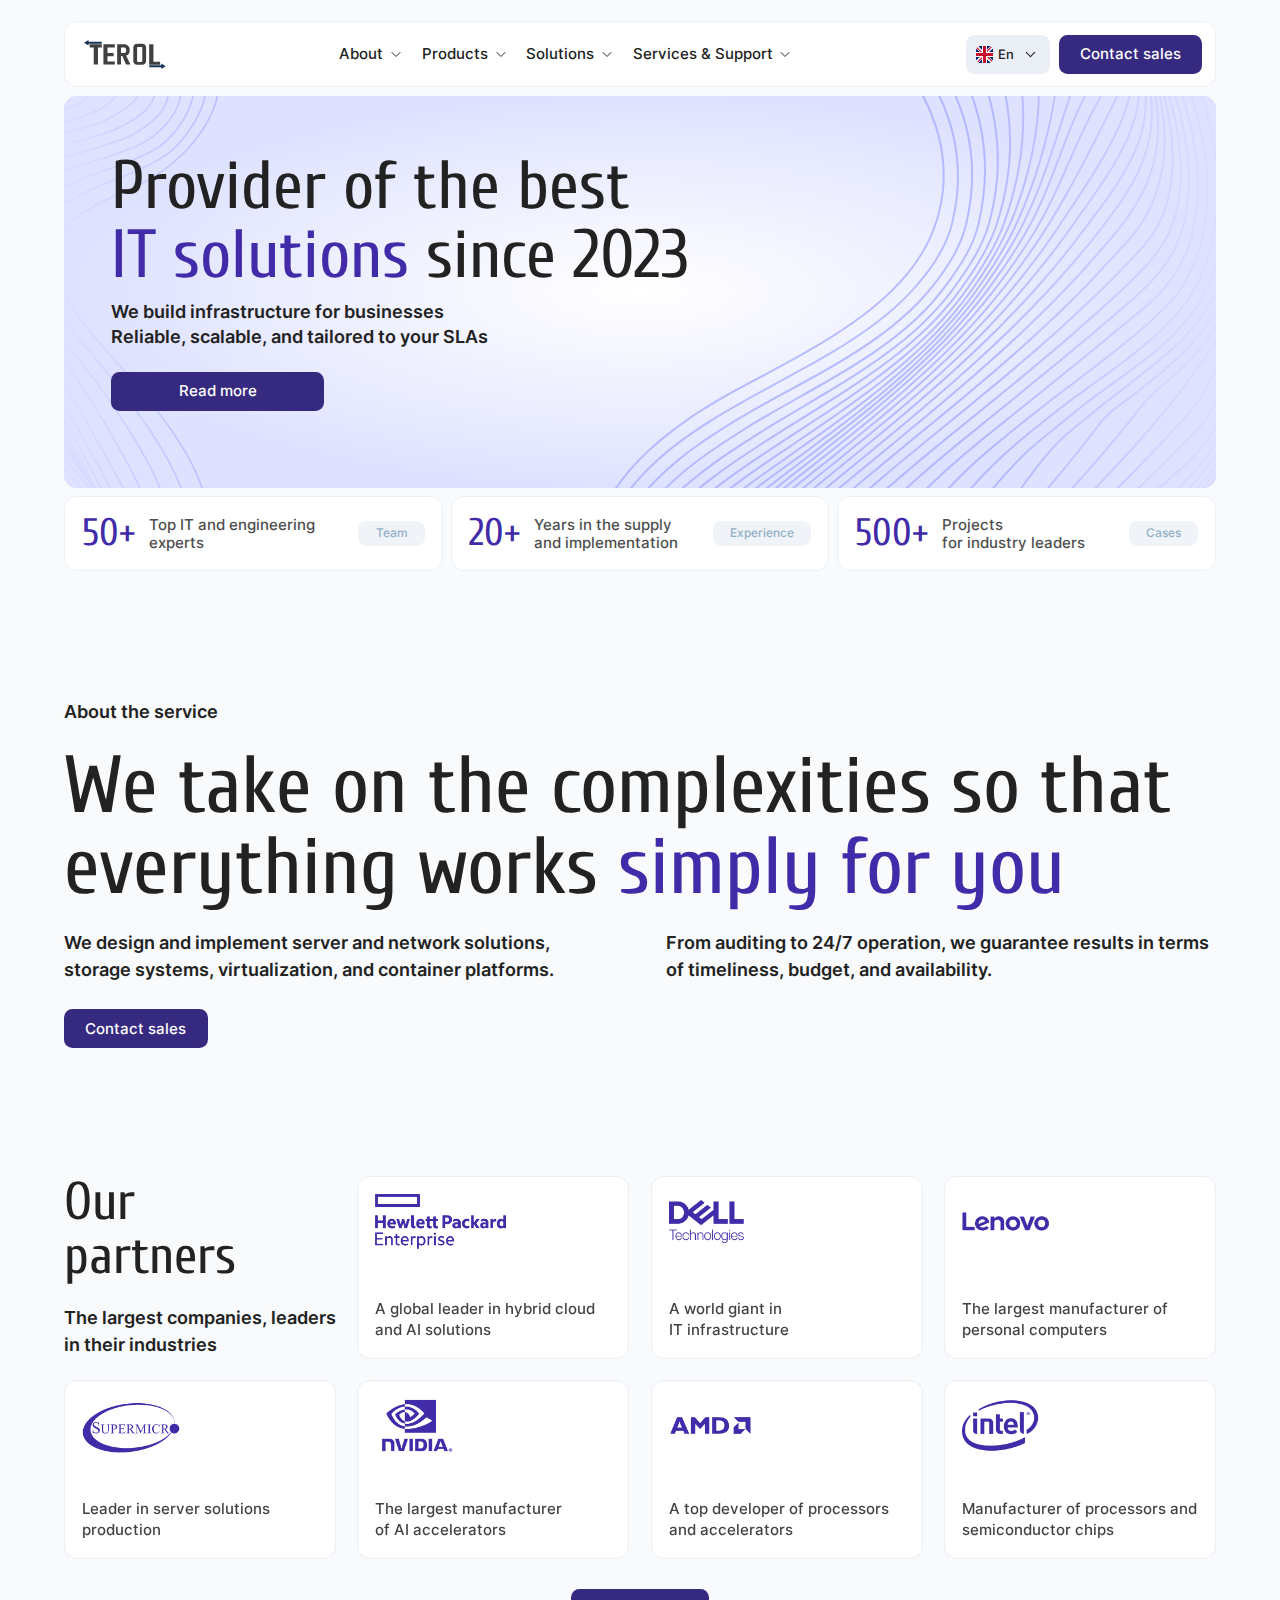
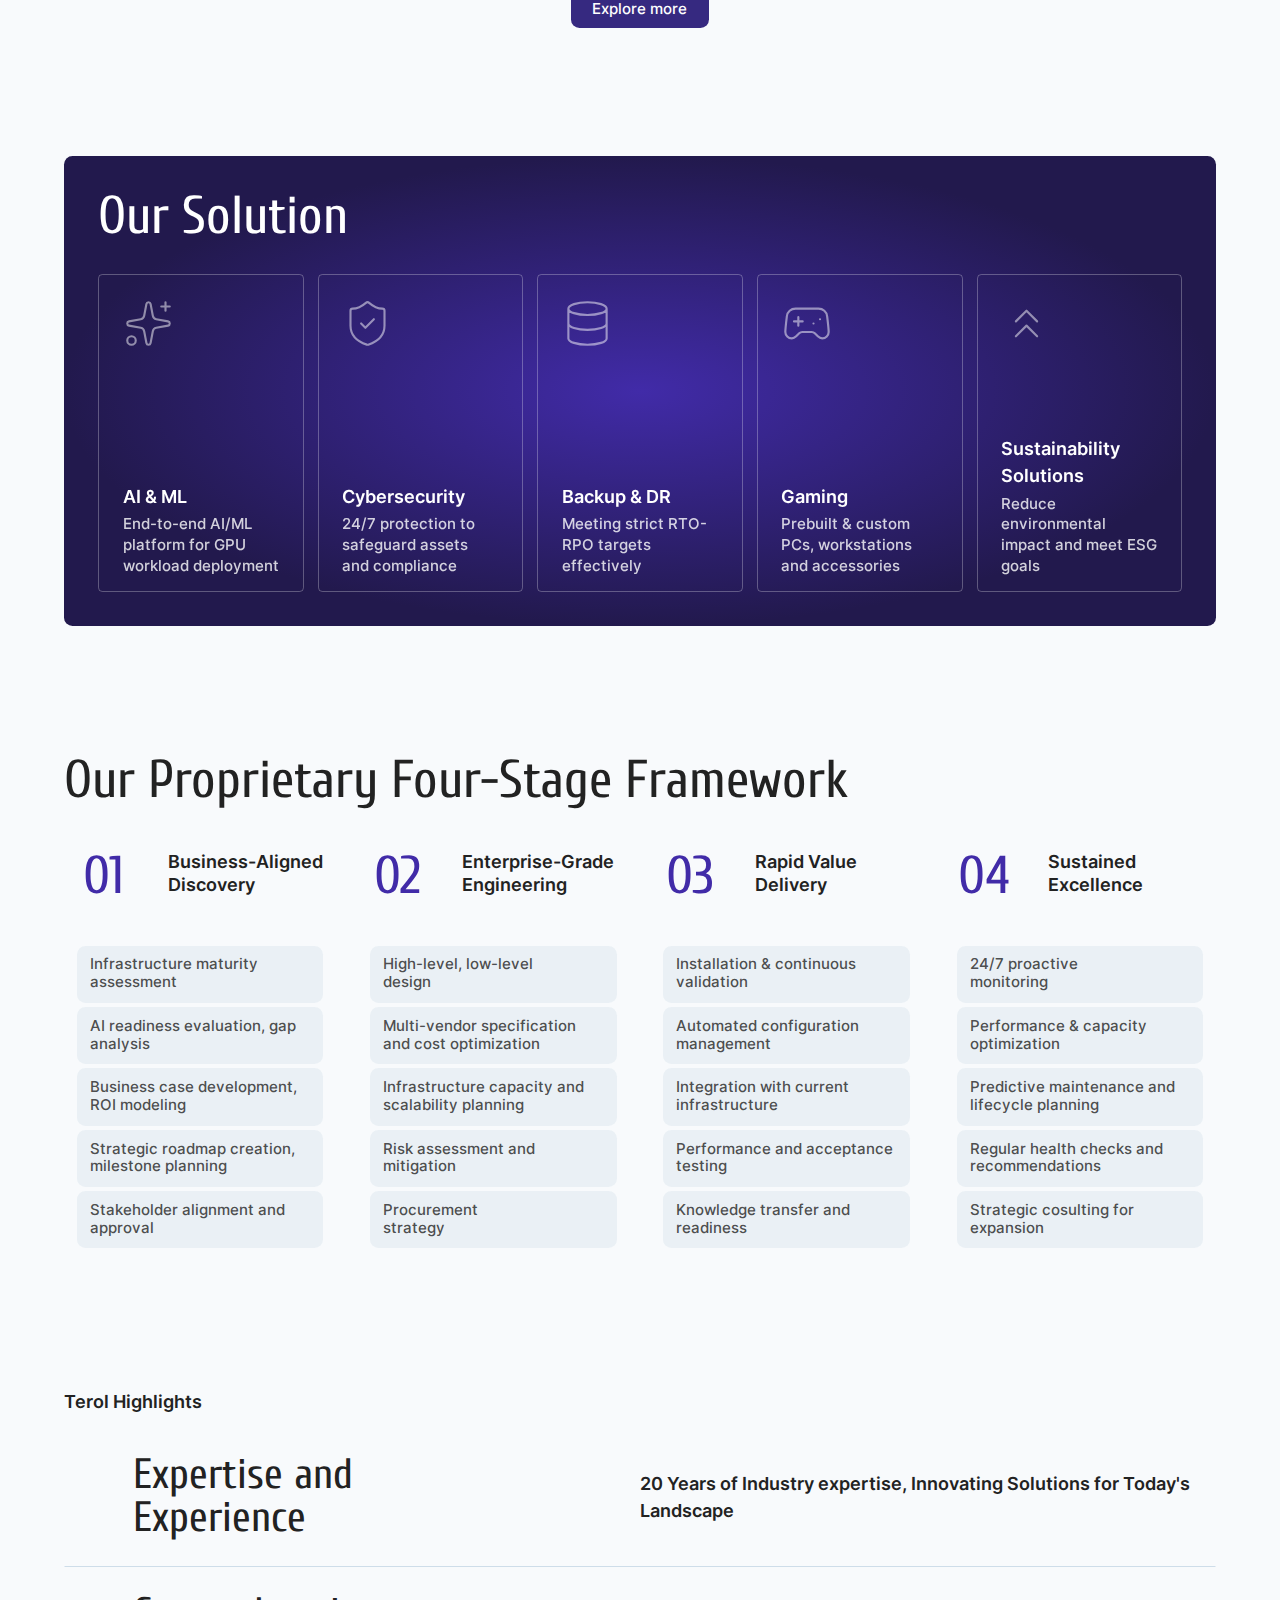
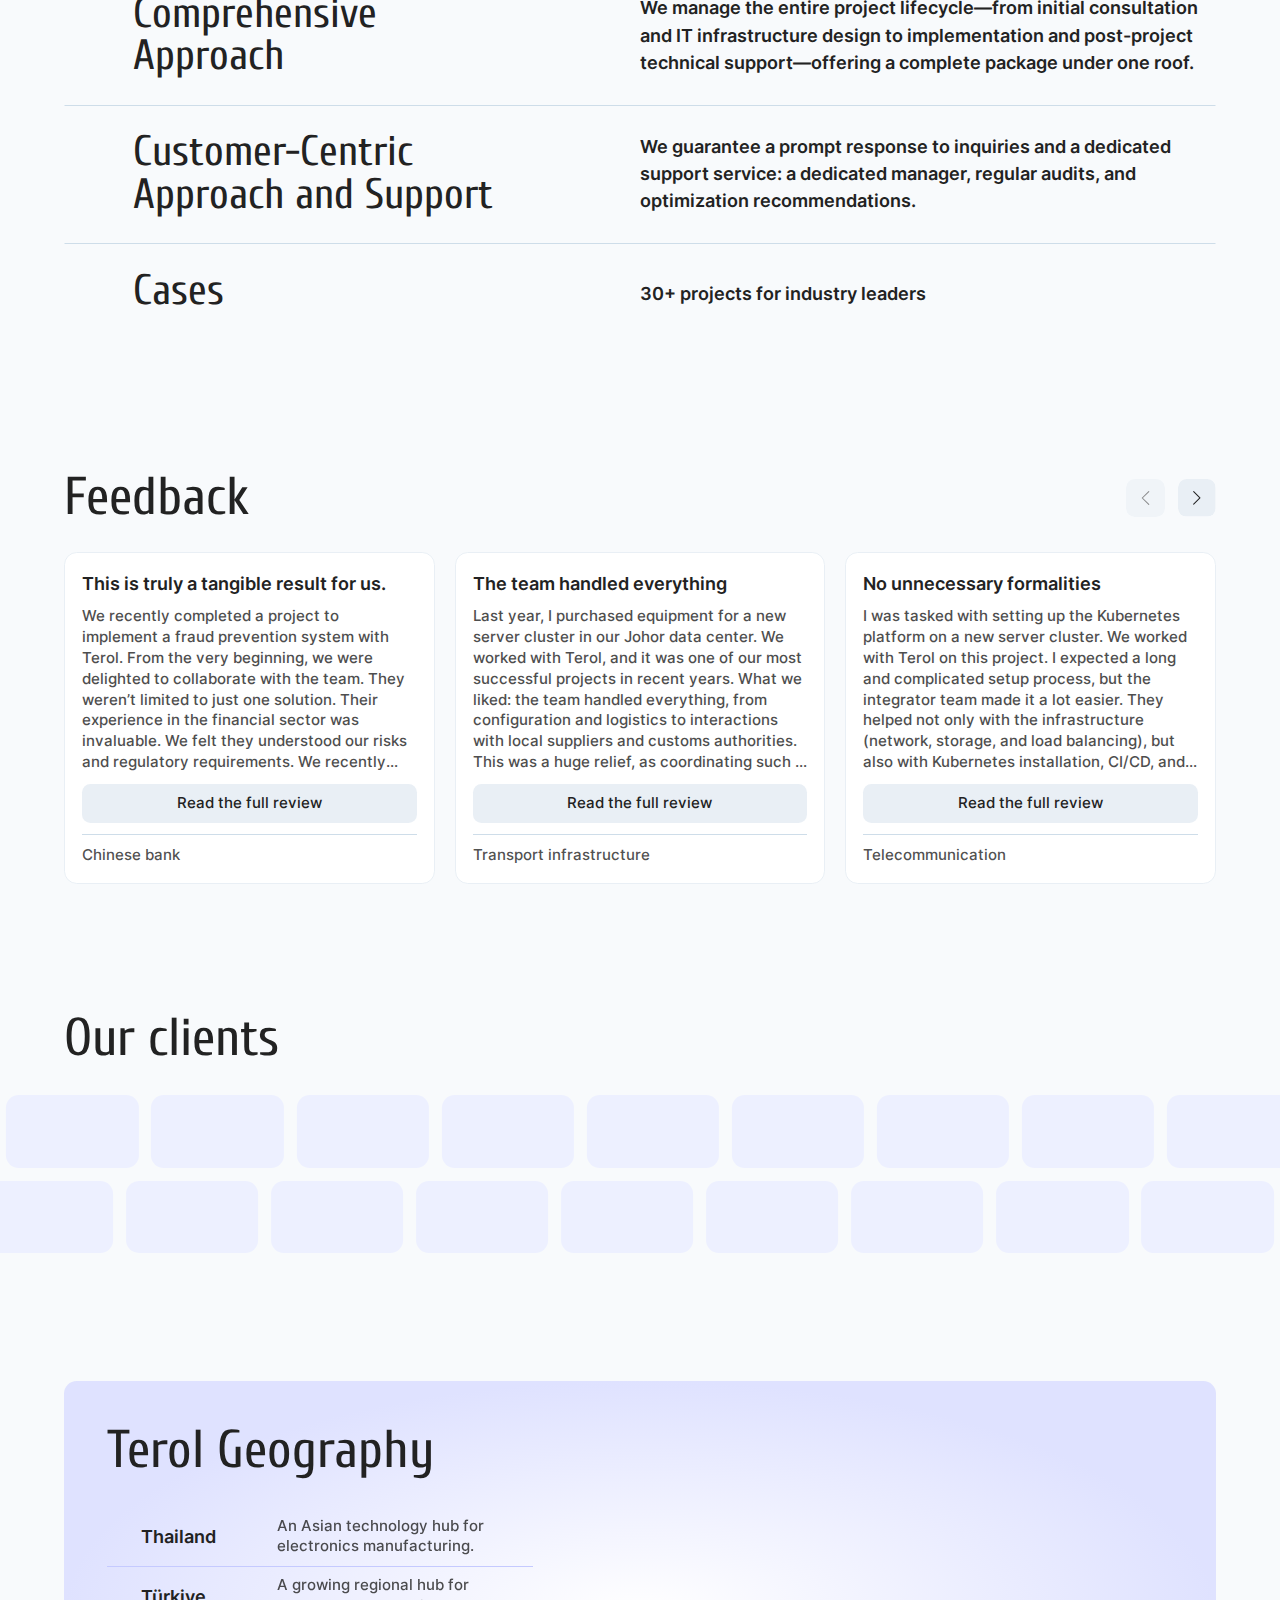
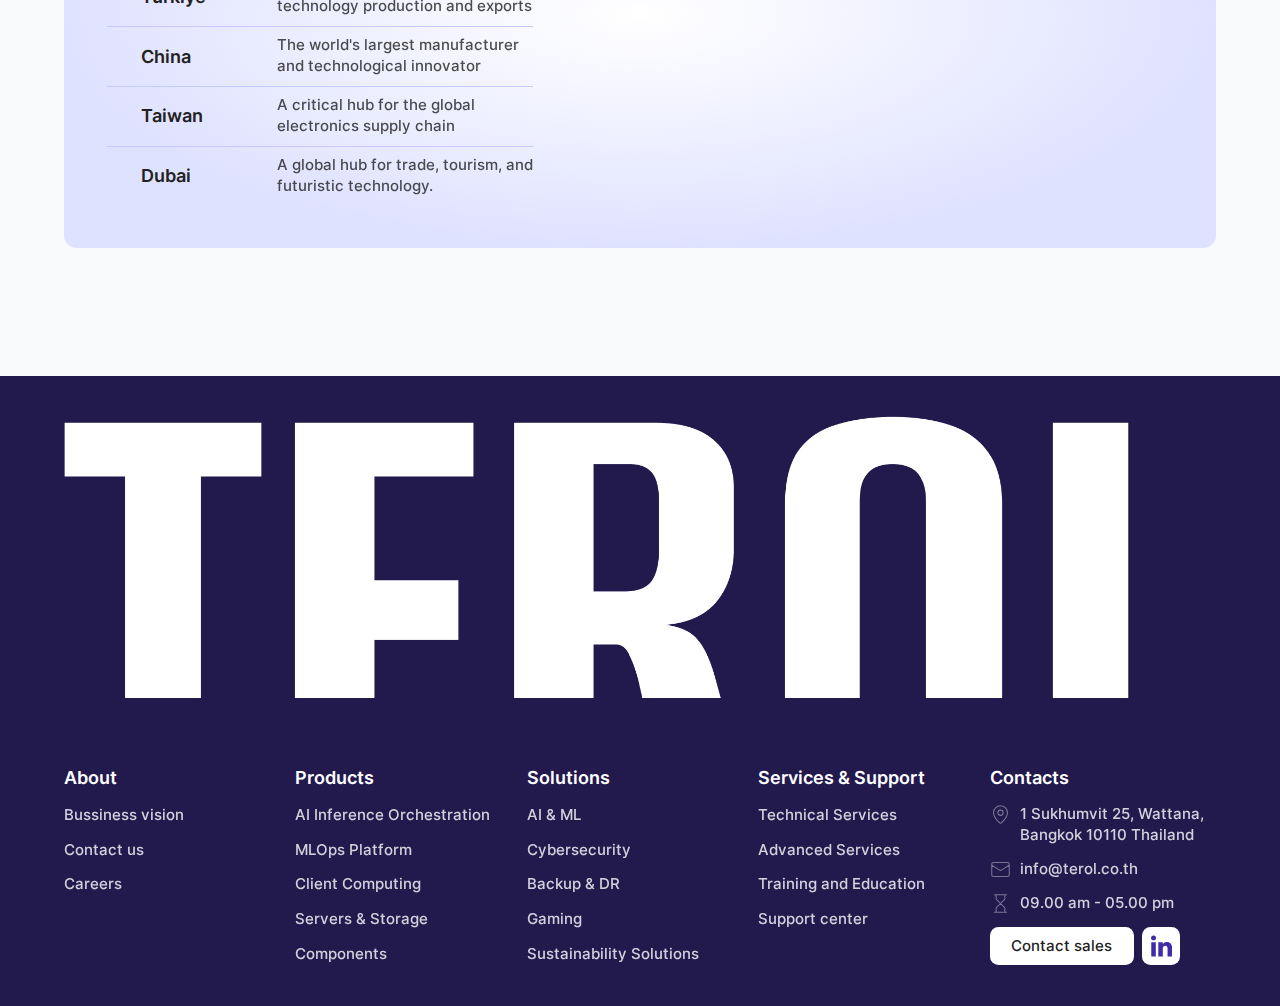
<file: index.html>
<!DOCTYPE html>
<html lang="en">
<head>
    <meta charset="UTF-8">
    <meta name="viewport" content="width=device-width, initial-scale=1.0">
    <title>Terol - Provider of IT Solutions</title>
    <meta name="description" content="Provider of the best IT solutions since 2023. We build reliable and scalable infrastructure for businesses.">

    <link rel="stylesheet" href="./libs/swiper/swiper-bundle.min.css">
    <link rel="stylesheet" href="./css/style.css">
</head>
<body>
    
    <header class="header">
        <div class="container">
            <div class="header__content">
                <a href="/" class="header__logo">
                    <img src="./img/logo.svg"  alt="Terol logo, go to homepage">
                </a>
                <div class="header__menu">
                    <nav class="header__nav">
                        <ul class="header__nav-list" aria-label="Main navigation">
                            <li class="header__nav-item with-sub">
                                <a href="#" class="header__nav-link" aria-haspopup="true" aria-expanded="false">About</a>
                                <ul class="header__nav-item-sub">
                                    <li class="header__nav-item-sub-item">
                                        <a href="#" class="header__nav-item-sub-link">Bussiness vision</a>
                                    </li>
                                    <li class="header__nav-item-sub-item">
                                        <a href="#" class="header__nav-item-sub-link">Contact us</a>
                                    </li>
                                    <li class="header__nav-item-sub-item">
                                        <a href="#" class="header__nav-item-sub-link">Careers</a>
                                    </li>
                                </ul>
                            </li>
                            <li class="header__nav-item with-sub">
                                <a href="#" class="header__nav-link" aria-haspopup="true" aria-expanded="false">Products</a>
                                <ul class="header__nav-item-sub">
                                    <li class="header__nav-item-sub-item">
                                        <a href="#" class="header__nav-item-sub-link">AI Inference Orchestration</a>
                                    </li>
                                    <li class="header__nav-item-sub-item">
                                        <a href="#" class="header__nav-item-sub-link">MLOps Platform</a>
                                    </li>
                                    <li class="header__nav-item-sub-item">
                                        <a href="#" class="header__nav-item-sub-link">Client Computing</a>
                                    </li>
                                    <li class="header__nav-item-sub-item">
                                        <a href="#" class="header__nav-item-sub-link">Servers & Storage</a>
                                    </li>
                                    <li class="header__nav-item-sub-item">
                                        <a href="#" class="header__nav-item-sub-link">Components</a>
                                    </li>
                                </ul>
                            </li>
                            <li class="header__nav-item with-sub">
                                <a href="#" class="header__nav-link" aria-haspopup="true" aria-expanded="false">Solutions</a>
                                <ul class="header__nav-item-sub">
                                    <li class="header__nav-item-sub-item">
                                        <a href="#" class="header__nav-item-sub-link">AI & ML</a>
                                    </li>
                                    <li class="header__nav-item-sub-item">
                                        <a href="#" class="header__nav-item-sub-link">Cybersecurity</a>
                                    </li>
                                    <li class="header__nav-item-sub-item">
                                        <a href="#" class="header__nav-item-sub-link">Backup & DR</a>
                                    </li>
                                    <li class="header__nav-item-sub-item">
                                        <a href="#" class="header__nav-item-sub-link">Gaming</a>
                                    </li>
                                    <li class="header__nav-item-sub-item">
                                        <a href="#" class="header__nav-item-sub-link">Sustainability Solutions</a>
                                    </li>
                                </ul>
                            </li>
                            <li class="header__nav-item with-sub">
                                <a href="#" class="header__nav-link" aria-haspopup="true" aria-expanded="false">Services & Support</a>
                                <ul class="header__nav-item-sub">
                                    <li class="header__nav-item-sub-item">
                                        <a href="#" class="header__nav-item-sub-link">Technical Services</a>
                                    </li>
                                    <li class="header__nav-item-sub-item">
                                        <a href="#" class="header__nav-item-sub-link">Advanced Services</a>
                                    </li>
                                    <li class="header__nav-item-sub-item">
                                        <a href="#" class="header__nav-item-sub-link">Training and Education</a>
                                    </li>
                                    <li class="header__nav-item-sub-item">
                                        <a href="#" class="header__nav-item-sub-link">Support center</a>
                                    </li>
                                </ul>
                            </li>
                        </ul>
                    </nav>
                    <div class="header__lang lang">
                        <button class="lang__head" type="button" aria-haspopup="true" aria-expanded="false" aria-controls="lang-menu" aria-label="Language selector, current language: English">
                            <div class="lang__head-content">
                                <div class="lang__head-flag">
                                    <img src="./img/GB.png"  alt="Flag of the United Kingdom">
                                </div>
                                <div class="lang__head-name">En</div>
                            </div>
                        </button>
                        <ul class="lang__body" id="lang-menu" role="menu">
                            <li role="none">
                                <a href="" class="lang__item" role="menuitem">
                                    <div class="lang__item-flag">
                                        <img src="./img/Thailand.png" alt="Flag of Thailand">
                                    </div>
                                    <div class="lang__item-name">Th</div>
                                </a>
                            </li>
                        </ul>
                    </div>
                </div>
                <a href="#feedback" class="header__btn btn btn-purple popup-open">
                    <span>Contact sales</span>
                </a>
                <button class="header__burger" type="button" aria-label="Open navigation menu" aria-expanded="false" aria-controls="mobile-menu-id">
                </button>
            </div>
        </div>
    </header>

    <main class="main">

        <section class="hero">
            <div class="container">
                <div class="hero__content">
                    <div class="hero__info">
                        <div class="hero__top">
                            <div class="hero__top-decor">
                                <img src="./img/hero-decor-left.svg" alt="">
                                <img  src="./img/hero-decor.svg" alt="">
                            </div>
                            <h1 class="hero__title title">Provider of the best <br><span>IT&nbsp;solutions</span> since&nbsp;2023</h1>
                            <p class="hero__descr">We build infrastructure for businesses <br>Reliable, scalable, and tailored to your SLAs</p>
                            <a href="#" class="hero__btn btn btn-purple">
                                <span>Read more</span>
                            </a>
                        </div>
                        <div class="hero__cards swiper">
                            <div class="swiper-wrapper">
                                <div class="hero__cards-item swiper-slide">
                                    <div class="hero__cards-item-content">
                                        <div class="hero__cards-item-value">50+</div>
                                        <div class="hero__cards-item-text">Top IT and engineering experts</div>
                                    </div>
                                    <div class="hero__cards-item-tag card-tag"><span>Team</span></div>
                                </div>
                                <div class="hero__cards-item swiper-slide">
                                    <div class="hero__cards-item-content">
                                        <div class="hero__cards-item-value">20+</div>
                                        <div class="hero__cards-item-text">Years in the supply and implementation</div>
                                    </div>
                                    <div class="hero__cards-item-tag card-tag"><span>Experience</span></div>                                  
                                </div>
                                <div class="hero__cards-item swiper-slide">
                                    <div class="hero__cards-item-content">
                                        <div class="hero__cards-item-value">500+</div>
                                        <div class="hero__cards-item-text">Projects <br>for industry leaders</div>
                                    </div>
                                    <div class="hero__cards-item-tag card-tag"><span>Cases</span></div>
                                </div>
                            </div>
                        </div>
                    </div>
                </div>
            </div>
        </section>

        <section class="about">
            <div class="container">
                <div class="about__content">
                    <h2 class="about__title">About the service</h2>
                    <div class="about__main title">
                        We take on the complexities so that everything works <span>simply for you</span>
                    </div>
                    <div class="about__info">
                        <p>We design and implement server and network solutions, storage systems, virtualization, and container platforms.</p>
                        <p>From auditing to 24/7 operation, we guarantee results in terms of timeliness, budget, and availability.</p>
                    </div>
                    <a href="#feedback" class="about__btn btn btn-purple  popup-open">
                        <span>Contact sales</span>
                    </a>
                </div>
            </div>
        </section>

        <section class="parnters">
            <div class="container">
                <div class="parnters__content">
                    <div class="parnters__info">
                        <h2 class="parnters__title title">Our partners</h2>
                        <div class="parnters__descr">The largest companies, leaders in their industries</div>
                    </div>
                    <div class="parnters__item">
                        <div class="parnters__item-logo">
                            <img src="./img/partner-1.png" alt="">
                        </div>
                        <div class="parnters__item-text">A global leader in hybrid cloud and AI solutions</div>
                    </div>
                    <div class="parnters__item">
                        <div class="parnters__item-logo">
                            <img src="./img/partner-2.png" alt="">
                        </div>
                        <div class="parnters__item-text">A world giant in <br>IT infrastructure</div>
                    </div>
                    <div class="parnters__item">
                        <div class="parnters__item-logo">
                            <img src="./img/partner-3.png" alt="">
                        </div>
                        <div class="parnters__item-text">The largest manufacturer of personal computers</div>
                    </div>
                    <div class="parnters__item">
                        <div class="parnters__item-logo">
                            <img src="./img/partner-4.png" alt="">
                        </div>
                        <div class="parnters__item-text">Leader in server solutions production</div>
                    </div>
                    <div class="parnters__item">
                        <div class="parnters__item-logo">
                            <img src="./img/partner-5.png" alt="">
                        </div>
                        <div class="parnters__item-text">The largest manufacturer <br>of AI accelerators</div>
                    </div>
                    <div class="parnters__item">
                        <div class="parnters__item-logo">
                            <img src="./img/partner-6.png" alt="">
                        </div>
                        <div class="parnters__item-text">A top developer of processors and accelerators</div>
                    </div>
                    <div class="parnters__item">
                        <div class="parnters__item-logo">
                            <img src="./img/partner-7.png" alt="">
                        </div>
                        <div class="parnters__item-text">Manufacturer of processors and semiconductor chips</div>
                    </div>
                </div>
                <a href="#" class="parnters__more btn btn-purple">
                    <span>Explore more </span>
                </a>
            </div>
        </section>

        <section class="solution">
            <div class="container">
                <div class="solution__content">
                    <h2 class="solution__title title">Our Solution</h2>
                    <div class="solution__swiper swiper">
                        <div class="swiper-wrapper">
                            <div class="solution__item swiper-slide">
                                <div class="solution__item-icon">
                                    <img src="./img/solution-1.svg" alt="">
                                </div>
                                <div class="solution__item-info">
                                    <div class="solution__item-title">AI & ML</div>
                                    <div class="solution__item-descr">End-to-end AI/ML platform for GPU workload deployment</div>
                                    <a href="" class="solution__item-btn btn btn-purple">
                                        <span>Read more</span>
                                    </a>
                                </div>
                            </div>
                             <div class="solution__item swiper-slide">
                                <div class="solution__item-icon">
                                    <img src="./img/solution-2.svg" alt="">
                                </div>
                                <div class="solution__item-info">
                                    <div class="solution__item-title">Cybersecurity</div>
                                    <div class="solution__item-descr">24/7 protection to safeguard assets and compliance</div>
                                    <a href="" class="solution__item-btn btn btn-purple">
                                        <span>Read more</span>
                                    </a>
                                </div>
                            </div>
                             <div class="solution__item swiper-slide">
                                <div class="solution__item-icon">
                                    <img src="./img/solution-3.svg" alt="">
                                </div>
                                <div class="solution__item-info">
                                    <div class="solution__item-title">Backup & DR</div>
                                    <div class="solution__item-descr">Meeting strict RTO-RPO targets effectively</div>
                                    <a href="" class="solution__item-btn btn btn-purple">
                                        <span>Read more</span>
                                    </a>
                                </div>
                            </div>
                             <div class="solution__item swiper-slide">
                                <div class="solution__item-icon">
                                    <img src="./img/solution-4.svg" alt="">
                                </div>
                                <div class="solution__item-info">
                                    <div class="solution__item-title">Gaming</div>
                                    <div class="solution__item-descr">Prebuilt & custom PCs, workstations and accessories</div>
                                    <a href="" class="solution__item-btn btn btn-purple">
                                        <span>Read more</span>
                                    </a>
                                </div>
                            </div>
                             <div class="solution__item swiper-slide">
                                <div class="solution__item-icon">
                                    <img src="./img/solution-5.svg" alt="">
                                </div>
                                <div class="solution__item-info">
                                    <div class="solution__item-title">Sustainability Solutions</div>
                                    <div class="solution__item-descr">Reduce environmental impact and meet ESG goals</div>
                                    <a href="" class="solution__item-btn btn btn-purple">
                                        <span>Read more</span>
                                    </a>
                                </div>
                            </div>
                        </div>
                    </div>
                </div>
            </div>
        </section>

        <section class="stages">
            <div class="container">
                <h2 class="stages__title title">Our Proprietary Four-Stage Framework</h2>
                <div class="stages__content">
                    <div class="stages__card light">
                        <div class="stages__card-back">
                            <img class="lozad" src="./img/card-back.svg" alt="">
                        </div>
                        <div class="stages__card-hover">
                            <img class="lozad" src="./img/card-hover-light.png" alt="">
                        </div>
                        <div class="stages__card-main">
                            <div class="stages__card-num">01</div>
                            <div class="stages__card-title">Business-Aligned Discovery </div>
                            <ul class="stages__card-text">
                                <li class="stages__card-text-item">Infrastructure maturity assessment</li>
                                <li class="stages__card-text-item">AI readiness evaluation, gap analysis </li>
                                <li class="stages__card-text-item">Business case development, ROI modeling</li>
                                <li class="stages__card-text-item">Strategic roadmap creation, milestone planning</li>
                                <li class="stages__card-text-item">Stakeholder alignment and approval</li>
                            </ul>
                        </div>
                    </div>
                     <div class="stages__card dark">
                        <div class="stages__card-back">
                            <img class="lozad" src="./img/card-back.svg" alt="">
                        </div>
                        <div class="stages__card-hover">
                            <img class="lozad" src="./img/card-hover-dark.png" alt="">
                        </div>
                        <div class="stages__card-main">
                            <div class="stages__card-num">02</div>
                            <div class="stages__card-title">Enterprise-Grade Engineering</div>
                            <ul class="stages__card-text">
                                <li class="stages__card-text-item">High-level, low-level <br>design</li>
                                <li class="stages__card-text-item">Multi-vendor specification and cost optimization</li>
                                <li class="stages__card-text-item">Infrastructure capacity and scalability planning</li>
                                <li class="stages__card-text-item">Risk assessment and mitigation</li>
                                <li class="stages__card-text-item">Procurement <br>strategy</li>
                            </ul>
                        </div>
                    </div>
                     <div class="stages__card light">
                        <div class="stages__card-back">
                            <img class="lozad" src="./img/card-back.svg" alt="">
                        </div>
                        <div class="stages__card-hover">
                            <img class="lozad" src="./img/card-hover-light.png" alt="">
                        </div>
                        <div class="stages__card-main">
                            <div class="stages__card-num">03</div>
                            <div class="stages__card-title">Rapid Value Delivery</div>
                            <ul class="stages__card-text">
                                <li class="stages__card-text-item">Installation & continuous validation</li>
                                <li class="stages__card-text-item">Automated configuration management</li>
                                <li class="stages__card-text-item">Integration with current infrastructure</li>
                                <li class="stages__card-text-item">Performance and acceptance testing</li>
                                <li class="stages__card-text-item">Knowledge transfer and readiness</li>
                            </ul>
                        </div>
                    </div>
                     <div class="stages__card dark">
                        <div class="stages__card-back">
                            <img class="lozad" src="./img/card-back.svg" alt="">
                        </div>
                        <div class="stages__card-hover">
                            <img class="lozad" src="./img/card-hover-dark.png" alt="">
                        </div>
                        <div class="stages__card-main">
                            <div class="stages__card-num">04</div>
                            <div class="stages__card-title">Sustained Excellence</div>
                            <ul class="stages__card-text">
                                <li class="stages__card-text-item">24/7 proactive <br>monitoring</li>
                                <li class="stages__card-text-item">Performance & capacity optimization</li>
                                <li class="stages__card-text-item">Predictive maintenance and lifecycle planning</li>
                                <li class="stages__card-text-item">Regular health checks and recommendations</li>
                                <li class="stages__card-text-item">Strategic cosulting for expansion</li>
                            </ul>
                        </div>
                    </div>
                </div>
            </div>
        </section>

        <section class="pulse">
            <div class="container">
                <h2 class="pulse__title">Terol Highlights</h2>
                <div class="pulse__content">
                    <div class="pulse__item">
                        <div class="pulse__item-left">
                            <div class="pulse__item-icon">
                                <img class="lozad" src="./img/pulse-1.svg" alt="">
                            </div>
                            <div class="pulse__item-title">Expertise and Experience</div>
                        </div>
                        <div class="pulse__item-text">20 Years of Industry expertise, Innovating Solutions for Today's Landscape </div>
                    </div>
                     <div class="pulse__item">
                        <div class="pulse__item-left">
                            <div class="pulse__item-icon">
                                <img class="lozad" src="./img/pulse-2.svg" alt="">
                            </div>
                            <div class="pulse__item-title">Comprehensive Approach</div>
                        </div>
                        <div class="pulse__item-text">We manage the entire project lifecycle—from initial consultation and IT infrastructure design to implementation and post-project technical support—offering a complete package under one roof.</div>
                    </div>
                     <div class="pulse__item">
                        <div class="pulse__item-left">
                            <div class="pulse__item-icon">
                                <img class="lozad" src="./img/pulse-3.svg" alt="">
                            </div>
                            <div class="pulse__item-title">Customer-Centric Approach and Support</div>
                        </div>
                        <div class="pulse__item-text">We guarantee a prompt response to inquiries and a dedicated support service: a dedicated manager, regular audits, and optimization recommendations.</div>
                    </div>
                     <div class="pulse__item">
                        <div class="pulse__item-left">
                            <div class="pulse__item-icon">
                                <img class="lozad" src="./img/pulse-4.svg" alt="">
                            </div>
                            <div class="pulse__item-title">Cases</div>
                        </div>
                        <div class="pulse__item-text">30+ projects for industry leaders</div>
                    </div>
                </div>
            </div>
        </section>

        <section class="reviews">
            <div class="container">
                <div class="reviews__head">
                    <h2 class="reviews__title title">Feedback</h2>
                    <div class="reviews__arrows swiper-arrows">
                        <button type="button" class="swiper-arrows__item prev" aria-label="Previous review"></button>
                        <button type="button" class="swiper-arrows__item next" aria-label="Next review"></button>
                    </div>
                </div>
                <div class="reviews__content">
                    <div class="reviews__swiper swiper">
                        <div class="swiper-wrapper">
                            <div class="reviews__item swiper-slide">
                                <h3 class="reviews__item-title">This is truly a tangible result for us.</h3>
                                <div class="reviews__item-content">
                                    <p class="reviews__item-content-text">We recently completed a project to implement a fraud prevention system with Terol. From the very beginning, we were delighted to collaborate with the team. They weren’t limited to just one solution. Their experience in the financial sector was invaluable. We felt they understood our risks and regulatory requirements. We recently completed a project to implement a fraud prevention system with Terol. From the very beginning, we were delighted to collaborate with the team. They weren’t limited to just one solution. Their experience in the financial sector was invaluable. We felt they understood our risks and regulatory requirements. </p>
                                    <a href="#" class="reviews__item-content-more btn btn-gray">
                                        <span>Read the full review</span>
                                    </a>
                                </div>
                                <div class="reviews__item-auth">
                                    Chinese bank
                                </div>
                            </div>
                            <div class="reviews__item swiper-slide">
                                <h3 class="reviews__item-title">The team handled everything</h3>
                                <div class="reviews__item-content">
                                    <p class="reviews__item-content-text">Last year, I purchased equipment for a new server cluster in our Johor data center. We worked with Terol, and it was one of our most successful projects in recent years. What we liked: the team handled everything, from configuration and logistics to interactions with local suppliers and customs authorities. This was a huge relief, as coordinating such p Last year, I purchased equipment for a new server cluster in our Johor data center. We worked with Terol, and it was one of our most successful projects in recent years. What we liked: the team handled everything, from configuration and logistics to interactions with local suppliers and customs authorities. This was a huge relief, as coordinating such p</p>
                                    <a href="#" class="reviews__item-content-more btn btn-gray">
                                       <span>Read the full review</span>
                                    </a>
                                </div>
                                <div class="reviews__item-auth">
                                    Transport infrastructure
                                </div>
                            </div>
                            <div class="reviews__item swiper-slide">
                                <h3 class="reviews__item-title">No unnecessary formalities</h3>
                                <div class="reviews__item-content">
                                    <p class="reviews__item-content-text">I was tasked with setting up the Kubernetes platform on a new server cluster. We worked with Terol on this project. I expected a long and complicated setup process, but the integrator team made it a lot easier. They helped not only with the infrastructure (network, storage, and load balancing), but also with Kubernetes installation, CI/CD, and I was tasked with setting up the Kubernetes platform on a new server cluster. We worked with Terol on this project. I expected a long and complicated setup process, but the integrator team made it a lot easier. They helped not only with the infrastructure (network, storage, and load balancing), but also with Kubernetes installation, CI/CD, and</p>
                                    <a href="#" class="reviews__item-content-more btn btn-gray">
                                        <span>Read the full review</span>
                                    </a>
                                </div>
                                <div class="reviews__item-auth">
                                    Telecommunication
                                </div>
                            </div>
                            <div class="reviews__item swiper-slide">
                                <h3 class="reviews__item-title">Another great review</h3>
                                <div class="reviews__item-content">
                                    <p class="reviews__item-content-text">Lorem ipsum dolor sit amet, consectetur adipiscing elit. Sed do eiusmod tempor incididunt ut labore et dolore magna aliqua. Ut enim ad minim veniam, quis nostrud exercitation ullamco laboris nisi ut aliquip ex ea commodo consequat. Duis aute irure dolor in reprehenderit in voluptate velit esse cillum dolore eu fugiat nulla pariatur. Lorem ipsum dolor sit amet, consectetur adipiscing elit. Sed do eiusmod tempor incididunt ut labore et dolore magna aliqua. Ut enim ad minim veniam, quis nostrud exercitation ullamco laboris nisi ut aliquip ex ea commodo consequat. Duis aute irure dolor in reprehenderit in voluptate velit esse cillum dolore eu fugiat nulla pariatur.</p>
                                    <a href="#" class="reviews__item-content-more btn btn-gray">
                                        <span>Read the full review</span>
                                    </a>
                                </div>
                                <div class="reviews__item-auth">
                                    Telecommunication
                                </div>
                            </div>

                        </div>
                    </div>
                </div>
            </div>
        </section>

        <section class="clients">
            <div class="container">
                <h2 class="clients__title title">Our clients</h2>
            </div>
                <div class="clients__content">
                    <div class="clients__swiper swiper">
                        <div class="swiper-wrapper">
                            <div class="clients__item swiper-slide">
                                <img class="lozad" src="./img/client-logo-1.png" alt="">
                            </div>
                            <div class="clients__item swiper-slide">
                                <img class="lozad" src="./img/client-logo-2.png" alt="">
                            </div>
                            <div class="clients__item swiper-slide">
                                <img class="lozad" src="./img/client-logo-3.png" alt="">
                            </div>
                            <div class="clients__item swiper-slide">
                                <img class="lozad" src="./img/client-logo-4.png" alt="">
                            </div>
                            <div class="clients__item swiper-slide">
                                <img class="lozad" src="./img/client-logo-5.png" alt="">
                            </div>
                            <div class="clients__item swiper-slide">
                                <img class="lozad" src="./img/client-logo-6.png" alt="">
                            </div>
                            <div class="clients__item swiper-slide">
                                <img class="lozad" src="./img/client-logo-7.png" alt="">
                            </div>
                            <div class="clients__item swiper-slide">
                                <img class="lozad" src="./img/client-logo-8.png" alt="">
                            </div>
                             <div class="clients__item swiper-slide">
                                <img class="lozad" src="./img/client-logo-1.png" alt="">
                            </div>
                            <div class="clients__item swiper-slide">
                                <img class="lozad" src="./img/client-logo-2.png" alt="">
                            </div>
                            <div class="clients__item swiper-slide">
                                <img class="lozad" src="./img/client-logo-3.png" alt="">
                            </div>
                            <div class="clients__item swiper-slide">
                                <img class="lozad" src="./img/client-logo-4.png" alt="">
                            </div>
                            <div class="clients__item swiper-slide">
                                <img class="lozad" src="./img/client-logo-5.png" alt="">
                            </div>
                            <div class="clients__item swiper-slide">
                                <img class="lozad" src="./img/client-logo-6.png" alt="">
                            </div>
                            <div class="clients__item swiper-slide">
                                <img class="lozad" src="./img/client-logo-7.png" alt="">
                            </div>
                             <div class="clients__item swiper-slide">
                                <img class="lozad" src="./img/client-logo-8.png" alt="">
                            </div>
                        </div>
                    </div>
                    <div class="clients__swiper swiper" dir="rtl">
                        <div class="swiper-wrapper">
                            <div class="clients__item swiper-slide">
                                <img class="lozad" src="./img/client-logo-1.png" alt="">
                            </div>
                            <div class="clients__item swiper-slide">
                                <img class="lozad" src="./img/client-logo-2.png" alt="">
                            </div>
                            <div class="clients__item swiper-slide">
                                <img class="lozad" src="./img/client-logo-3.png" alt="">
                            </div>
                            <div class="clients__item swiper-slide">
                                <img class="lozad" src="./img/client-logo-4.png" alt="">
                            </div>
                            <div class="clients__item swiper-slide">
                                <img class="lozad" src="./img/client-logo-5.png" alt="">
                            </div>
                            <div class="clients__item swiper-slide">
                                <img class="lozad" src="./img/client-logo-6.png" alt="">
                            </div>
                            <div class="clients__item swiper-slide">
                                <img class="lozad" src="./img/client-logo-7.png" alt="">
                            </div>
                             <div class="clients__item swiper-slide">
                                <img class="lozad" src="./img/client-logo-8.png" alt="">
                            </div>
                            <div class="clients__item swiper-slide">
                                <img class="lozad" src="./img/client-logo-1.png" alt="">
                            </div>
                            <div class="clients__item swiper-slide">
                                <img class="lozad" src="./img/client-logo-2.png" alt="">
                            </div>
                            <div class="clients__item swiper-slide">
                                <img class="lozad" src="./img/client-logo-3.png" alt="">
                            </div>
                            <div class="clients__item swiper-slide">
                                <img class="lozad" src="./img/client-logo-4.png" alt="">
                            </div>
                            <div class="clients__item swiper-slide">
                                <img class="lozad" src="./img/client-logo-5.png" alt="">
                            </div>
                            <div class="clients__item swiper-slide">
                                <img class="lozad" src="./img/client-logo-6.png" alt="">
                            </div>
                            <div class="clients__item swiper-slide">
                                <img class="lozad" src="./img/client-logo-7.png" alt="">
                            </div>
                             <div class="clients__item swiper-slide">
                                <img class="lozad" src="./img/client-logo-8.png" alt="">
                            </div>
                        </div>
                    </div>
                </div>
           
        </section>

        <section class="geography">
            <div class="container">
                <div class="geography__content">
                    <h2 class="geography__title title">Terol Geography</h2>
                    <div class="geography__img">
                        <img class="lozad" src="./img/geography.png"  alt="World map showing Terol's presence in Thailand, Türkiye, China, Taiwan, and Dubai.">
                    </div>
                    <div class="geography__items">
                        <div class="geography__item">
                            <div class="geography__item-country">
                                <div class="geography__item-country-flag">
                                    <img class="lozad" src="./img/Thailand.png"  alt="Flag of Thailand">
                                </div>
                                <div class="geography__item-country-name">Thailand</div>
                            </div>
                            <div class="geography__item-descr">An Asian technology hub for electronics manufacturing.</div>
                        </div>
                        <div class="geography__item">
                            <div class="geography__item-country">
                                <div class="geography__item-country-flag">
                                    <img class="lozad" src="/img/Tuгkiye.png" alt="Flag of Tuгkiye">
                                </div>
                                <div class="geography__item-country-name">Türkiye</div>
                            </div>
                            <div class="geography__item-descr">A growing regional hub for technology production and exports</div>
                        </div>
                        <div class="geography__item">
                            <div class="geography__item-country">
                                <div class="geography__item-country-flag">
                                    <img class="lozad" src="./img/China.png" alt="Flag of China">
                                </div>
                                <div class="geography__item-country-name">China</div>
                            </div>
                            <div class="geography__item-descr">The world's largest manufacturer and technological innovator</div>
                        </div>
                        <div class="geography__item">
                            <div class="geography__item-country">
                                <div class="geography__item-country-flag">
                                    <img class="lozad" src="./img//Taiwan.png" alt="Flag of Taiwan">
                                </div>
                                <div class="geography__item-country-name">Taiwan</div>
                            </div>
                            <div class="geography__item-descr">A critical hub for the global electronics supply chain</div>
                        </div>
                        <div class="geography__item">
                            <div class="geography__item-country">
                                <div class="geography__item-country-flag">
                                    <img class="lozad" src="./img/Dubai.png" alt="Flag of Dubai">
                                </div>
                                <div class="geography__item-country-name">Dubai</div>
                            </div>
                            <div class="geography__item-descr">A global hub for trade, tourism, and futuristic technology.</div>
                        </div>
                    </div>
                </div>
            </div>
        </section>

    </main>

    <footer class="footer">
        <div class="footer__decor">
            <div class="footer__decor-item">
                <img class="lozad" src="./img/footer-decor-left.svg" alt="">
            </div>
            <div class="footer__decor-item">
                <img class="lozad" src="./img/footer-decor-right.svg" alt="">
            </div>
        </div>
        <div class="container">
            <div class="footer__logo">
                <img src="./img/footer-logo.png"  alt="Terol logo">
            </div>
            <div class="footer__bottom">
                <nav aria-label="Footer navigation" class="footer__nav">
                    <div class="footer__nav-col">
                        <div class="footer__nav-col-head">
                            <a href="" class="footer__nav-col-main">About </a>
                        </div>
                        <ul class="footer__nav-col-list">
                            <li class="footer__nav-col-list-item">
                                <a href="" class="footer__nav-col-list-link">Bussiness vision</a>
                            </li>
                            <li class="footer__nav-col-list-item">
                                <a href="" class="footer__nav-col-list-link">Contact us</a>
                            </li>
                            <li class="footer__nav-col-list-item">
                                <a href="" class="footer__nav-col-list-link">Careers</a>
                            </li>
                        </ul>
                    </div>
                    <div class="footer__nav-col">
                        <div class="footer__nav-col-head">
                            <a href="" class="footer__nav-col-main">Products</a>
                        </div>
                        <ul class="footer__nav-col-list">
                            <li class="footer__nav-col-list-item">
                                <a href="" class="footer__nav-col-list-link">AI Inference Orchestration</a>
                            </li>
                            <li class="footer__nav-col-list-item">
                                <a href="" class="footer__nav-col-list-link">MLOps Platform</a>
                            </li>
                            <li class="footer__nav-col-list-item">
                                <a href="" class="footer__nav-col-list-link">Client Computing</a>
                            </li>
                            <li class="footer__nav-col-list-item">
                                <a href="" class="footer__nav-col-list-link">Servers & Storage</a>
                            </li>
                            <li class="footer__nav-col-list-item">
                                <a href="" class="footer__nav-col-list-link">Components</a>
                            </li>
                        </ul>
                    </div>
                    <div class="footer__nav-col">
                        <div class="footer__nav-col-head">
                            <a href="" class="footer__nav-col-main">Solutions</a>
                        </div>
                        <ul class="footer__nav-col-list">
                            <li class="footer__nav-col-list-item">
                                <a href="" class="footer__nav-col-list-link">AI & ML</a>
                            </li>
                            <li class="footer__nav-col-list-item">
                                <a href="" class="footer__nav-col-list-link">Cybersecurity</a>
                            </li>
                            <li class="footer__nav-col-list-item">
                                <a href="" class="footer__nav-col-list-link">Backup & DR</a>
                            </li>
                            <li class="footer__nav-col-list-item">
                                <a href="" class="footer__nav-col-list-link">Gaming</a>
                            </li>
                            <li class="footer__nav-col-list-item">
                                <a href="" class="footer__nav-col-list-link">Sustainability Solutions</a>
                            </li>
                        </ul>
                    </div>
                    <div class="footer__nav-col">
                        <div class="footer__nav-col-head">
                            <a href="" class="footer__nav-col-main">Services & Support</a>
                        </div>
                        <ul class="footer__nav-col-list">
                            <li class="footer__nav-col-list-item">
                                <a href="" class="footer__nav-col-list-link">Technical Services</a>
                            </li>
                            <li class="footer__nav-col-list-item">
                                <a href="" class="footer__nav-col-list-link">Advanced Services</a>
                            </li>
                            <li class="footer__nav-col-list-item">
                                <a href="" class="footer__nav-col-list-link">Training and Education</a>
                            </li>
                            <li class="footer__nav-col-list-item">
                                <a href="" class="footer__nav-col-list-link">Support center</a>
                            </li>
                        </ul>
                    </div>
                </nav>
                <div class="footer__col">
                    <div class="footer__col-head">Contacts</div>
                    <div class="footer__col-item --location">1 Sukhumvit 25, Wattana, Bangkok 10110 Thailand</div>
                    <a href="mailto:info@terol.co.th" class="footer__col-item --mail">info@terol.co.th</a>
                    <div class="footer__col-item --schedule">09.00 am - 05.00 pm</div>
                    <div class="footer__col-bottom">
                        <a href="#feedback" class="footer__col-btn btn btn-white  popup-open">
                            <span>Contact sales</span>
                        </a>
                        <a href="" class="footer__col-in">
                            <img src="./img/in.svg" alt="">
                        </a>
                    </div>
                </div>
            </div>
        </div>
    </footer>

    <div class="popup popup__feedback" id="feedback" role="dialog" aria-modal="true" aria-labelledby="feedback-title">
            <div class="popup__wrap">
                <div class="popup__content">
                    <div class="container">
                        <div class="popup__body">
                            <button class="popup__close" type="button" aria-label="Close"></button>
                            <div class="cta">
                                <div class="cta__content">
                                    <div class="cta__info">
                                        <h3 class="cta__title title" id="feedback-title">Let's call each other</h3>
                                        <div class="cta__descr">Leave your email and we will contact you</div>
                                        <form action="#" class="cta__form form">
                                            <label for="company-2" class="visually-hidden">Company</label>
                                            <input type="text" id="company-2" name="company" class="form__input" placeholder="Company" required>
                                            <label for="email-2" class="visually-hidden">Email</label>
                                            <input type="email" id="email-2" name="email" class="form__input input-email" placeholder="Email" required>
                                            <button type="submit" class="form__btn">
                                                <span class="visually-hidden">Submit</span>
                                            </button>
                                        </form>
                                    </div>
                                    <div class="cta__decor">
                                        <video class="lozad" autoplay muted loop playsinline poster="./img/video-poster-2.jpg">
                                            <source src="./video/GettyImages-1284024503.mp4">
                                        </video>
                                    </div>
                                </div>
                            </div>
                        </div>
                    </div>
                </div>
            <div class="popup__shade"></div>
            </div>
    </div>

    <div class="popup popup__review" id="review" role="dialog" aria-modal="true" aria-labelledby="review-title">
        <div class="popup__wrap">
            <div class="popup__content">
                <div class="popup__body">
                    <button class="popup__close" type="button" aria-label="Close"></button>
                    <div class="reviews__item">
                        <h3 class="reviews__item-title" id="review-title"></h3>
                        <div class="reviews__item-content">
                            <p class="reviews__item-content-text"></p>
                        </div>
                        <div class="reviews__item-auth">
                        </div>
                    </div>
                </div>
            </div>
            <div class="popup__shade"></div>
        </div>
    </div>

    <script src="./libs/jquery-3.5.1.min.js"></script>
    <script src="./libs/swiper/swiper-bundle.min.js"></script>
    <script src="./libs/inputmask/jquery.inputmask.bundle.js"></script>
    <script src="./libs/lozad/lozad.js"></script>
    <script src="./js/script.js"></script>

</body>
</html>
</file>
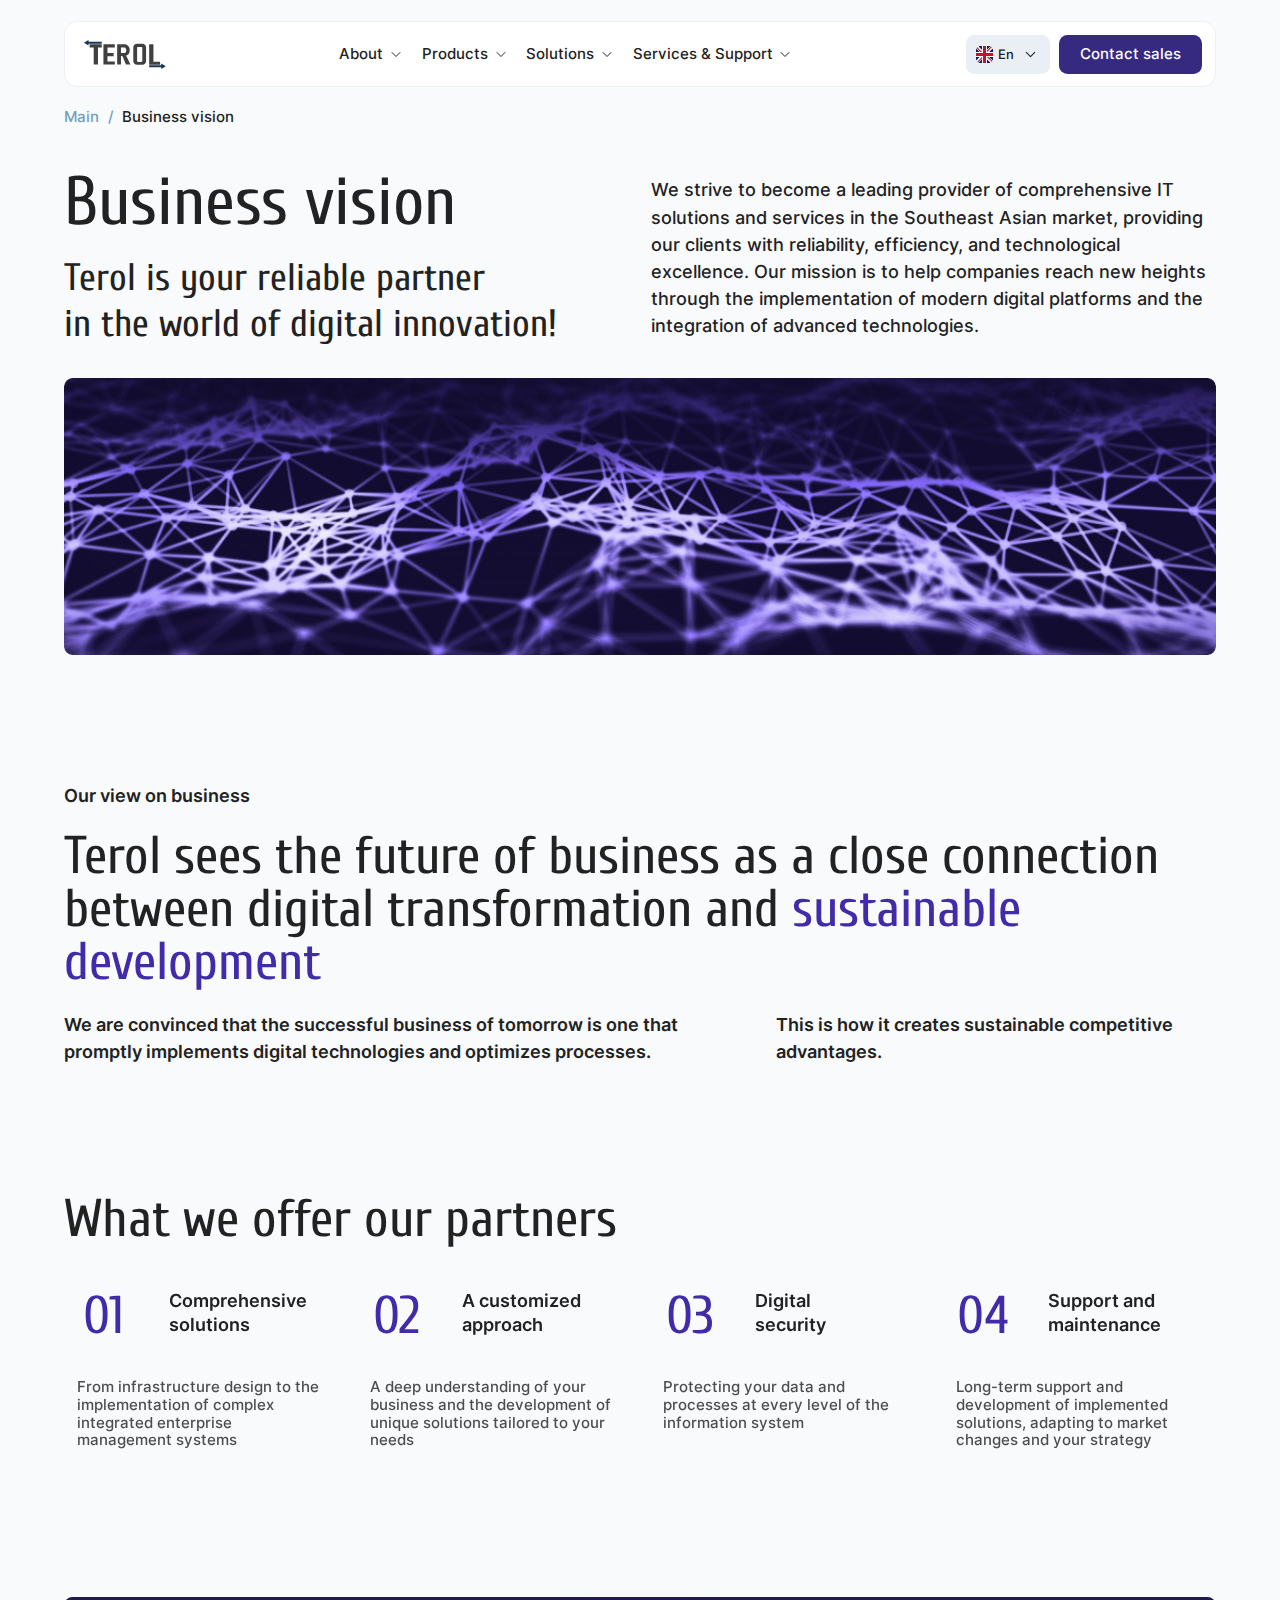
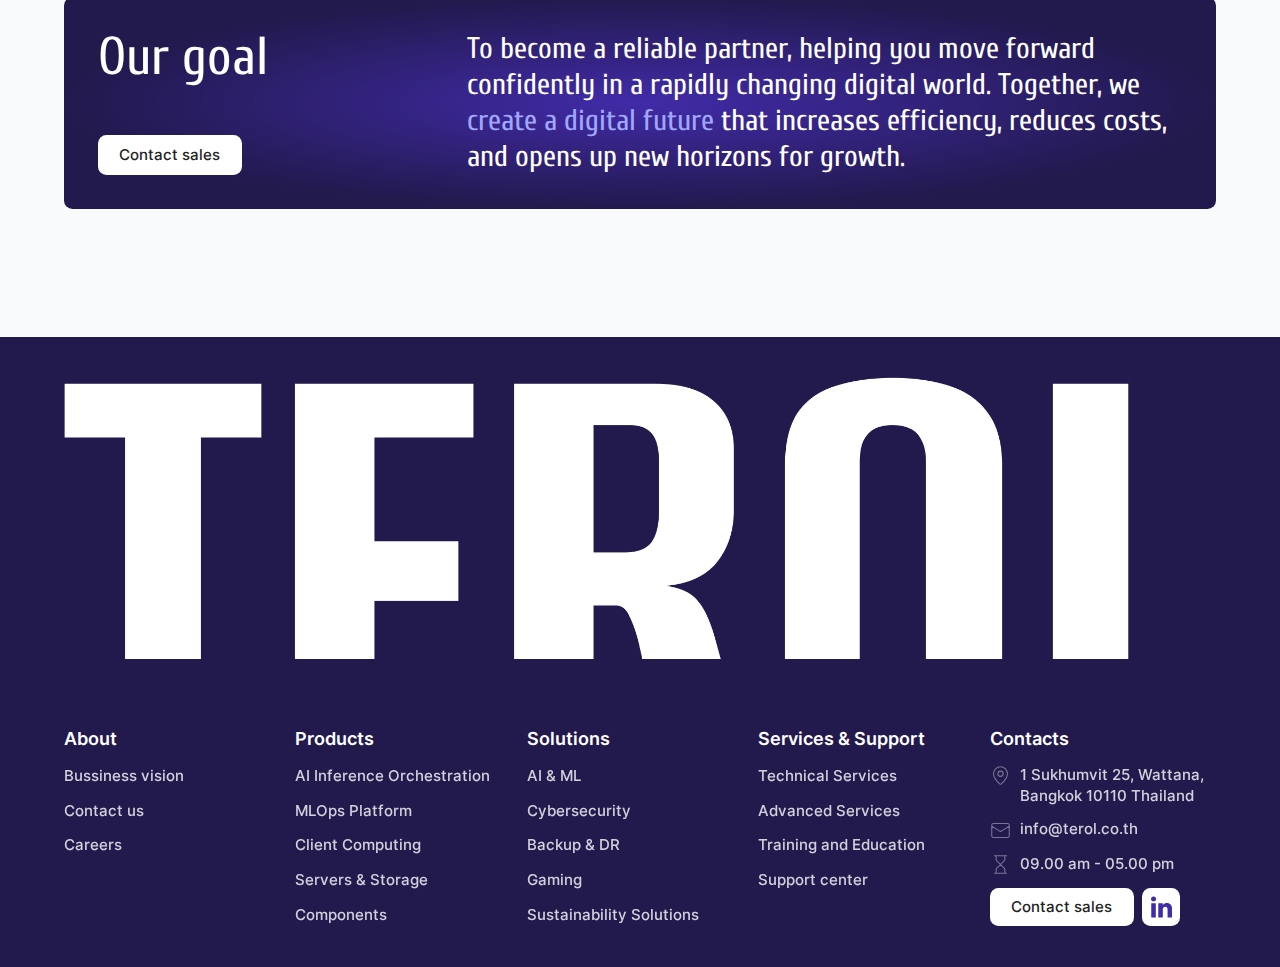
<file: business-vision.html>
<!DOCTYPE html>
<html lang="en">
<head>
    <meta charset="UTF-8">
    <meta name="viewport" content="width=device-width, initial-scale=1.0">
    <title>Terol - Provider of IT Solutions</title>
    <meta name="description" content="Provider of the best IT solutions since 2023. We build reliable and scalable infrastructure for businesses.">

    <link rel="stylesheet" href="./libs/swiper/swiper-bundle.min.css">
    <link rel="stylesheet" href="./css/style.css">
</head>
<body>
    
    <header class="header">
        <div class="container">
            <div class="header__content">
                <a href="/" class="header__logo">
                    <img src="./img/logo.svg"  alt="Terol logo, go to homepage">
                </a>
                <div class="header__menu">
                    <nav class="header__nav">
                        <ul class="header__nav-list" aria-label="Main navigation">
                            <li class="header__nav-item with-sub">
                                <a href="#" class="header__nav-link" aria-haspopup="true" aria-expanded="false">About</a>
                                <ul class="header__nav-item-sub">
                                    <li class="header__nav-item-sub-item">
                                        <a href="#" class="header__nav-item-sub-link">Bussiness vision</a>
                                    </li>
                                    <li class="header__nav-item-sub-item">
                                        <a href="#" class="header__nav-item-sub-link">Contact us</a>
                                    </li>
                                    <li class="header__nav-item-sub-item">
                                        <a href="#" class="header__nav-item-sub-link">Careers</a>
                                    </li>
                                </ul>
                            </li>
                            <li class="header__nav-item with-sub">
                                <a href="#" class="header__nav-link" aria-haspopup="true" aria-expanded="false">Products</a>
                                <ul class="header__nav-item-sub">
                                    <li class="header__nav-item-sub-item">
                                        <a href="#" class="header__nav-item-sub-link">AI Inference Orchestration</a>
                                    </li>
                                    <li class="header__nav-item-sub-item">
                                        <a href="#" class="header__nav-item-sub-link">MLOps Platform</a>
                                    </li>
                                    <li class="header__nav-item-sub-item">
                                        <a href="#" class="header__nav-item-sub-link">Client Computing</a>
                                    </li>
                                    <li class="header__nav-item-sub-item">
                                        <a href="#" class="header__nav-item-sub-link">Servers & Storage</a>
                                    </li>
                                    <li class="header__nav-item-sub-item">
                                        <a href="#" class="header__nav-item-sub-link">Components</a>
                                    </li>
                                </ul>
                            </li>
                            <li class="header__nav-item with-sub">
                                <a href="#" class="header__nav-link" aria-haspopup="true" aria-expanded="false">Solutions</a>
                                <ul class="header__nav-item-sub">
                                    <li class="header__nav-item-sub-item">
                                        <a href="#" class="header__nav-item-sub-link">AI & ML</a>
                                    </li>
                                    <li class="header__nav-item-sub-item">
                                        <a href="#" class="header__nav-item-sub-link">Cybersecurity</a>
                                    </li>
                                    <li class="header__nav-item-sub-item">
                                        <a href="#" class="header__nav-item-sub-link">Backup & DR</a>
                                    </li>
                                    <li class="header__nav-item-sub-item">
                                        <a href="#" class="header__nav-item-sub-link">Gaming</a>
                                    </li>
                                    <li class="header__nav-item-sub-item">
                                        <a href="#" class="header__nav-item-sub-link">Sustainability Solutions</a>
                                    </li>
                                </ul>
                            </li>
                            <li class="header__nav-item with-sub">
                                <a href="#" class="header__nav-link" aria-haspopup="true" aria-expanded="false">Services & Support</a>
                                <ul class="header__nav-item-sub">
                                    <li class="header__nav-item-sub-item">
                                        <a href="#" class="header__nav-item-sub-link">Technical Services</a>
                                    </li>
                                    <li class="header__nav-item-sub-item">
                                        <a href="#" class="header__nav-item-sub-link">Advanced Services</a>
                                    </li>
                                    <li class="header__nav-item-sub-item">
                                        <a href="#" class="header__nav-item-sub-link">Training and Education</a>
                                    </li>
                                    <li class="header__nav-item-sub-item">
                                        <a href="#" class="header__nav-item-sub-link">Support center</a>
                                    </li>
                                </ul>
                            </li>
                        </ul>
                    </nav>
                    <div class="header__lang lang">
                        <button class="lang__head" type="button" aria-haspopup="true" aria-expanded="false" aria-controls="lang-menu" aria-label="Language selector, current language: English">
                            <div class="lang__head-content">
                                <div class="lang__head-flag">
                                    <img src="./img/GB.png"  alt="Flag of the United Kingdom">
                                </div>
                                <div class="lang__head-name">En</div>
                            </div>
                        </button>
                        <ul class="lang__body" id="lang-menu" role="menu">
                            <li role="none">
                                <a href="" class="lang__item" role="menuitem">
                                    <div class="lang__item-flag">
                                        <img src="./img/Thailand.png" alt="Flag of Thailand">
                                    </div>
                                    <div class="lang__item-name">Th</div>
                                </a>
                            </li>
                        </ul>
                    </div>
                </div>
                <a href="#feedback" class="header__btn btn btn-purple popup-open">
                    <span>Contact sales</span>
                </a>
                <button class="header__burger" type="button" aria-label="Open navigation menu" aria-expanded="false" aria-controls="mobile-menu-id">
                </button>
            </div>
        </div>
    </header>

    <main class="main">

        <section class="breadcrumbs">
			<div class="container">
				<div class="breadcrumbs__list">
					<a href="/" class="breadcrumbs__item">Main</a>
					<span class="breadcrumbs__text">Business vision</span>
				</div>
			</div>
		</section>

        <section class="page-hero">
            <div class="container">
                <div class="page-hero__content">
                    <div class="page-hero__top">
                        <div class="page-hero__top-left">
                            <h1 class="page-hero__title">Business vision</h1>
                            <div class="page-hero__descr">
                                Terol is your reliable partner in the world of digital innovation!
                            </div>
                        </div>
                        <div class="page-hero__top-text">
                            We strive to become a leading provider of comprehensive IT solutions and services in the Southeast Asian market, providing our clients with reliability, efficiency, and technological excellence. Our mission is to help companies reach new heights through the implementation of modern digital platforms and the integration of advanced technologies.
                        </div>
                    </div>
                    <div class="page-hero__img">
                        <picture class="lozad" data-iesrc="./img/page-hero-mob.jpg" data-alt="">
                            <source srcset="./img/page-hero.jpg" media="(min-width: 768px)">
                            <source srcset="./img/page-hero-mob.jpg" media="(min-width: 0px)">
                        </picture>
                    </div>
                </div>
            </div>
        </section>
    
        <section class="about">
            <div class="container">
                <div class="about__content">
                    <h2 class="about__title">Our view on business</h2>
                    <div class="about__main about__main-regular title">
                        Terol sees the future of business as a close connection between digital transformation and <span>sustainable development</span>
                    </div>
                    <div class="about__info w-60-40">
                        <p>We are convinced that the successful business of tomorrow is one that promptly implements digital technologies and optimizes processes.</p>
                        <p>This is how it creates sustainable competitive advantages.</p>
                    </div>
                </div>
            </div>
        </section>

        <section class="offers">
            <div class="container">
                <div class="offers__content">
                    <h2 class="offers__title title">What we offer our partners</h2>
                    <div class="offers__swiper swiper">
                        <div class="swiper-wrapper">
                            <div class="offers__item light swiper-slide">
                                <div class="offers__item-back">
                                    <img class="lozad" data-src="./img/card-back-small.svg" alt="">
                                </div>
                                <div class="offers__item-hover">
                                    <img class="lozad" data-src="./img/card-hover-light-small.png" alt="">
                                </div>
                                <div class="offers__item-main">
                                    <div class="offers__item-num">01</div>
                                    <div class="offers__item-title">Comprehensive solutions</div>
                                    <div class="offers__item-text">
                                        <p>From infrastructure design to the implementation of complex integrated enterprise management systems</p>
                                    </div>
                                </div>
                            </div>
                            <div class="offers__item dark swiper-slide">
                                <div class="offers__item-back">
                                    <img class="lozad" data-src="./img/card-back-small.svg" alt="">
                                </div>
                                <div class="offers__item-hover">
                                    <img class="lozad" data-src="./img/card-hover-dark-small.png" alt="">
                                </div>
                                <div class="offers__item-main">
                                    <div class="offers__item-num">02</div>
                                    <div class="offers__item-title">A customized approach</div>
                                    <div class="offers__item-text">
                                        <p>A deep understanding of your business and the development of unique solutions tailored to your needs</p>
                                    </div>
                                </div>
                            </div>
                            <div class="offers__item light swiper-slide">
                                <div class="offers__item-back">
                                    <img class="lozad" data-src="./img/card-back-small.svg" alt="">
                                </div>
                                <div class="offers__item-hover">
                                    <img class="lozad" data-src="./img/card-hover-light-small.png" alt="">
                                </div>
                                <div class="offers__item-main">
                                    <div class="offers__item-num">03</div>
                                    <div class="offers__item-title">Digital <br>security</div>
                                    <div class="offers__item-text">
                                        <p>Protecting your data and processes at every level of the information system</p>
                                    </div>
                                </div>
                            </div>
                            <div class="offers__item dark swiper-slide">
                                <div class="offers__item-back">
                                    <img class="lozad" data-src="./img/card-back-small.svg" alt="">
                                </div>
                                <div class="offers__item-hover">
                                    <img class="lozad" data-src="./img/card-hover-dark-small.png" alt="">
                                </div>
                                <div class="offers__item-main">
                                    <div class="offers__item-num">04</div>
                                    <div class="offers__item-title">Support and maintenance</div>
                                    <div class="offers__item-text">
                                        <p>Long-term support and development of implemented solutions, adapting to market changes and your strategy</p>
                                    </div>
                                </div>
                            </div>
                        </div>
                    </div>
                </div>
            </div>
        </section>

        <section class="purple-banner with-btn">
            <div class="container">
                <div class="purple-banner__content">
                    <div class="purple-banner__right">
                        <h2 class="purple-banner__title title">Our goal</h2>
                        <a href="#feedback" class="purple-banner__btn btn btn-white  popup-open">
                            <span>Contact sales</span>
                        </a>
                    </div>
                    <div class="purple-banner__left">
                        <div class="purple-banner__text">
                            To become a reliable partner, helping you move forward confidently in a rapidly changing digital world. Together, we <span>create a digital future</span> that increases efficiency, reduces costs, and opens up new horizons for growth.
                        </div>
                    </div>
                </div>
            </div>
        </section>

    </main>

    <footer class="footer">
        <div class="footer__decor">
            <div class="footer__decor-item">
                <img class="lozad" src="./img/footer-decor-left.svg" alt="">
            </div>
            <div class="footer__decor-item">
                <img class="lozad" src="./img/footer-decor-right.svg" alt="">
            </div>
        </div>
        <div class="container">
            <div class="footer__logo">
                <img src="./img/footer-logo.png"  alt="Terol logo">
            </div>
            <div class="footer__bottom">
                <nav aria-label="Footer navigation" class="footer__nav">
                    <div class="footer__nav-col">
                        <div class="footer__nav-col-head">
                            <div class="footer__nav-col-main">About </div>
                        </div>
                        <ul class="footer__nav-col-list">
                            <li class="footer__nav-col-list-item">
                                <a href="" class="footer__nav-col-list-link">Bussiness vision</a>
                            </li>
                            <li class="footer__nav-col-list-item">
                                <a href="" class="footer__nav-col-list-link">Contact us</a>
                            </li>
                            <li class="footer__nav-col-list-item">
                                <a href="" class="footer__nav-col-list-link">Careers</a>
                            </li>
                        </ul>
                    </div>
                    <div class="footer__nav-col">
                        <div class="footer__nav-col-head">
                            <div class="footer__nav-col-main">Products</div>
                        </div>
                        <ul class="footer__nav-col-list">
                            <li class="footer__nav-col-list-item">
                                <a href="" class="footer__nav-col-list-link">AI Inference Orchestration</a>
                            </li>
                            <li class="footer__nav-col-list-item">
                                <a href="" class="footer__nav-col-list-link">MLOps Platform</a>
                            </li>
                            <li class="footer__nav-col-list-item">
                                <a href="" class="footer__nav-col-list-link">Client Computing</a>
                            </li>
                            <li class="footer__nav-col-list-item">
                                <a href="" class="footer__nav-col-list-link">Servers & Storage</a>
                            </li>
                            <li class="footer__nav-col-list-item">
                                <a href="" class="footer__nav-col-list-link">Components</a>
                            </li>
                        </ul>
                    </div>
                    <div class="footer__nav-col">
                        <div class="footer__nav-col-head">
                            <div class="footer__nav-col-main">Solutions</div>
                        </div>
                        <ul class="footer__nav-col-list">
                            <li class="footer__nav-col-list-item">
                                <a href="" class="footer__nav-col-list-link">AI & ML</a>
                            </li>
                            <li class="footer__nav-col-list-item">
                                <a href="" class="footer__nav-col-list-link">Cybersecurity</a>
                            </li>
                            <li class="footer__nav-col-list-item">
                                <a href="" class="footer__nav-col-list-link">Backup & DR</a>
                            </li>
                            <li class="footer__nav-col-list-item">
                                <a href="" class="footer__nav-col-list-link">Gaming</a>
                            </li>
                            <li class="footer__nav-col-list-item">
                                <a href="" class="footer__nav-col-list-link">Sustainability Solutions</a>
                            </li>
                        </ul>
                    </div>
                    <div class="footer__nav-col">
                        <div class="footer__nav-col-head">
                            <div class="footer__nav-col-main">Services & Support</div>
                        </div>
                        <ul class="footer__nav-col-list">
                            <li class="footer__nav-col-list-item">
                                <a href="" class="footer__nav-col-list-link">Technical Services</a>
                            </li>
                            <li class="footer__nav-col-list-item">
                                <a href="" class="footer__nav-col-list-link">Advanced Services</a>
                            </li>
                            <li class="footer__nav-col-list-item">
                                <a href="" class="footer__nav-col-list-link">Training and Education</a>
                            </li>
                            <li class="footer__nav-col-list-item">
                                <a href="" class="footer__nav-col-list-link">Support center</a>
                            </li>
                        </ul>
                    </div>
                </nav>
                <div class="footer__col">
                    <div class="footer__col-head">Contacts</div>
                    <div class="footer__col-item --location">1 Sukhumvit 25, Wattana, Bangkok 10110 Thailand</div>
                    <a href="mailto:info@terol.co.th" class="footer__col-item --mail">info@terol.co.th</a>
                    <div class="footer__col-item --schedule">09.00 am - 05.00 pm</div>
                    <div class="footer__col-bottom">
                        <a href="#feedback" class="footer__col-btn btn btn-white  popup-open">
                            <span>Contact sales</span>
                        </a>
                        <a href="" class="footer__col-in">
                            <img src="./img/in.svg" alt="">
                        </a>
                    </div>
                </div>
            </div>
        </div>
    </footer>

    <div class="popup popup__feedback" id="feedback" role="dialog" aria-modal="true" aria-labelledby="feedback-title">
            <div class="popup__wrap">
                <div class="popup__content">
                    <div class="container">
                        <div class="popup__body">
                            <button class="popup__close" type="button" aria-label="Close"></button>
                            <div class="cta">
                                <div class="cta__content">
                                    <div class="cta__info">
                                        <h3 class="cta__title title" id="feedback-title">Let's call each other</h3>
                                        <div class="cta__descr">Leave your email and we will contact you</div>
                                        <form action="#" class="cta__form form">
                                            <label for="company-2" class="visually-hidden">Company</label>
                                            <input type="text" id="company-2" name="company" class="form__input" placeholder="Company" required>
                                            <label for="email-2" class="visually-hidden">Email</label>
                                            <input type="email" id="email-2" name="email" class="form__input input-email" placeholder="Email" required>
                                            <button type="submit" class="form__btn">
                                                <span class="visually-hidden">Submit</span>
                                            </button>
                                        </form>
                                    </div>
                                    <div class="cta__decor">
                                        <video class="lozad" autoplay muted loop playsinline poster="./img/video-poster-2.jpg">
                                            <source src="./video/GettyImages-1284024503.mp4">
                                        </video>
                                    </div>
                                </div>
                            </div>
                        </div>
                    </div>
                </div>
            <div class="popup__shade"></div>
            </div>
    </div>

    <div class="popup popup__review" id="review" role="dialog" aria-modal="true" aria-labelledby="review-title">
        <div class="popup__wrap">
            <div class="popup__content">
                <div class="popup__body">
                    <button class="popup__close" type="button" aria-label="Close"></button>
                    <div class="reviews__item">
                        <h3 class="reviews__item-title" id="review-title"></h3>
                        <div class="reviews__item-content">
                            <p class="reviews__item-content-text"></p>
                        </div>
                        <div class="reviews__item-auth">
                        </div>
                    </div>
                </div>
            </div>
            <div class="popup__shade"></div>
        </div>
    </div>

    <script src="./libs/jquery-3.5.1.min.js"></script>
    <script src="./libs/swiper/swiper-bundle.min.js"></script>
    <script src="./libs/inputmask/jquery.inputmask.bundle.js"></script>
    <script src="./libs/lozad/lozad.js"></script>
    <script src="./js/script.js"></script>

</body>
</html>
</file>
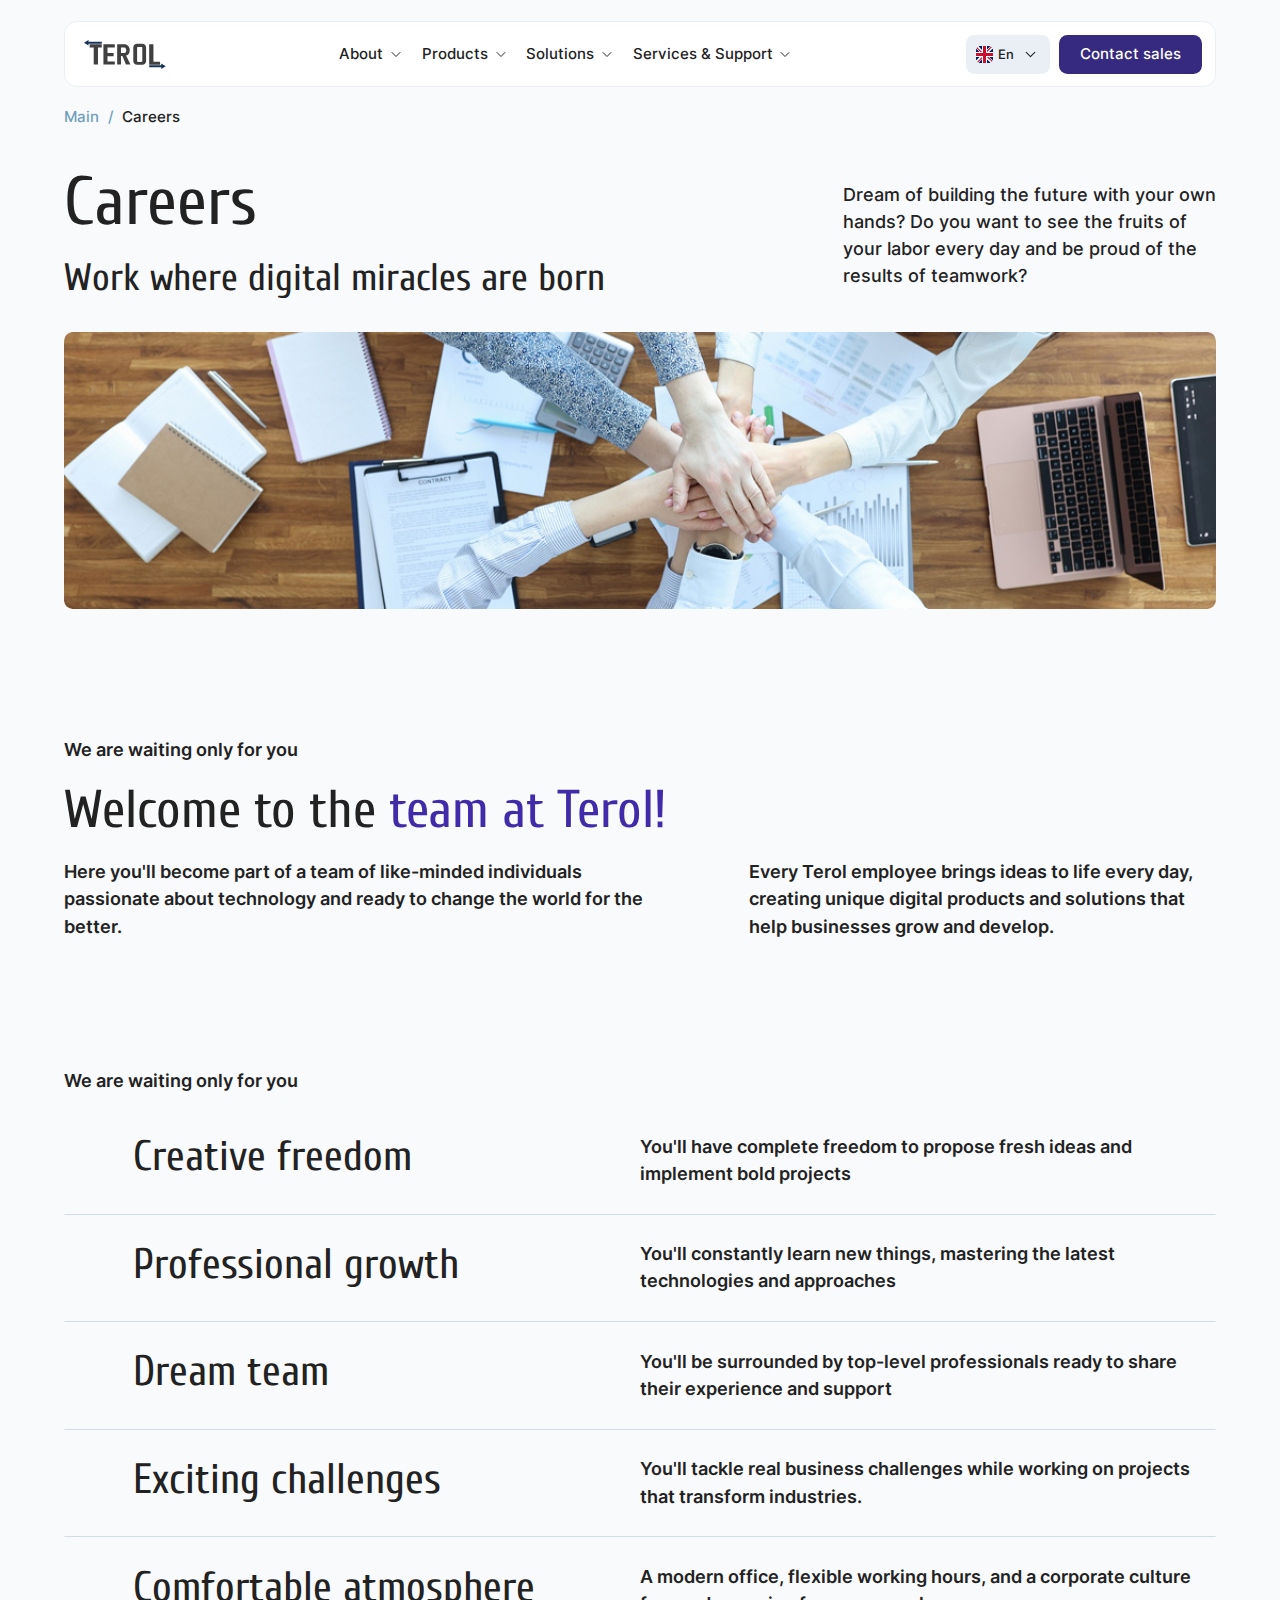
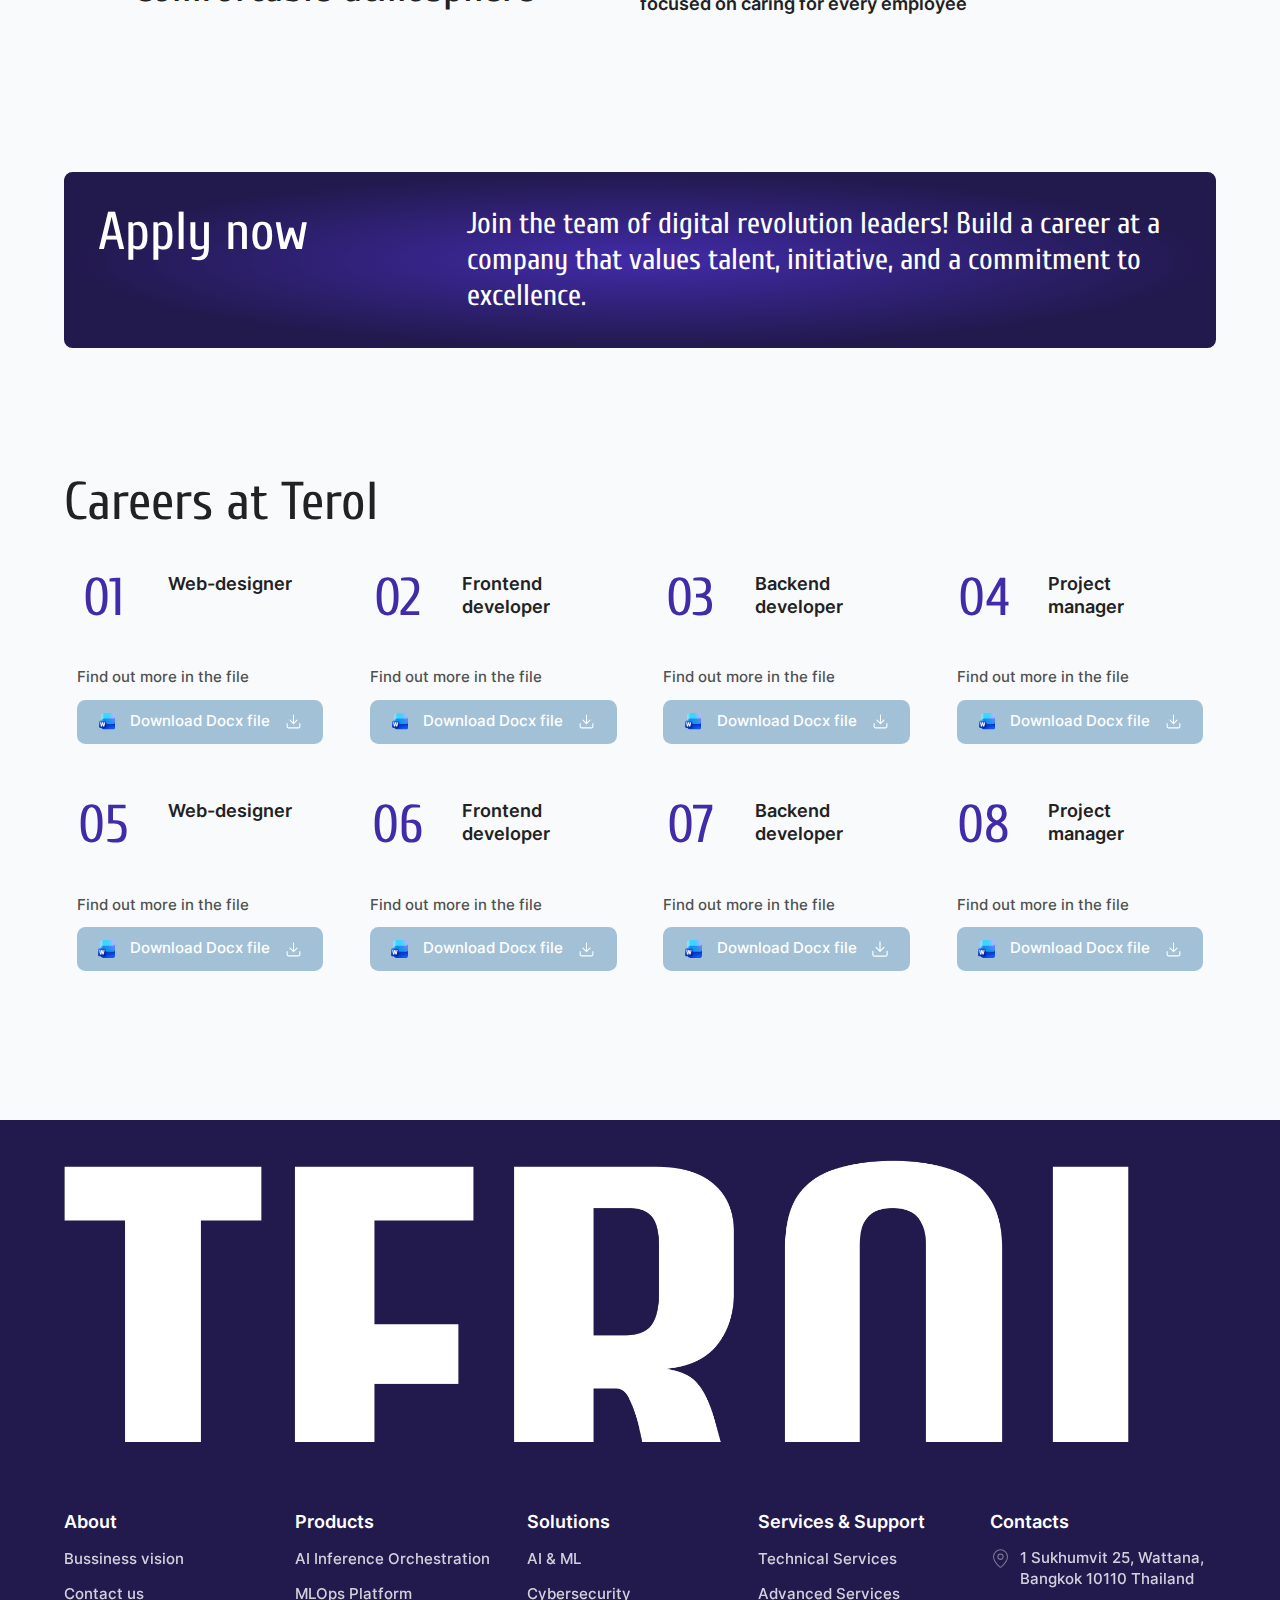
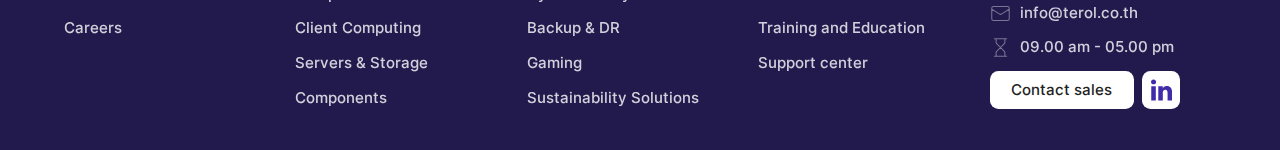
<file: careers.html>
<!DOCTYPE html>
<html lang="en">
<head>
    <meta charset="UTF-8">
    <meta name="viewport" content="width=device-width, initial-scale=1.0">
    <title>Terol - Provider of IT Solutions</title>
    <meta name="description" content="Provider of the best IT solutions since 2023. We build reliable and scalable infrastructure for businesses.">

    <link rel="stylesheet" href="./libs/swiper/swiper-bundle.min.css">
    <link rel="stylesheet" href="./css/style.css">
</head>
<body>
    
    <header class="header">
        <div class="container">
            <div class="header__content">
                <a href="/" class="header__logo">
                    <img src="./img/logo.svg"  alt="Terol logo, go to homepage">
                </a>
                <div class="header__menu">
                    <nav class="header__nav">
                        <ul class="header__nav-list" aria-label="Main navigation">
                            <li class="header__nav-item with-sub">
                                <a href="#" class="header__nav-link" aria-haspopup="true" aria-expanded="false">About</a>
                                <ul class="header__nav-item-sub">
                                    <li class="header__nav-item-sub-item">
                                        <a href="#" class="header__nav-item-sub-link">Bussiness vision</a>
                                    </li>
                                    <li class="header__nav-item-sub-item">
                                        <a href="#" class="header__nav-item-sub-link">Contact us</a>
                                    </li>
                                    <li class="header__nav-item-sub-item">
                                        <a href="#" class="header__nav-item-sub-link">Careers</a>
                                    </li>
                                </ul>
                            </li>
                            <li class="header__nav-item with-sub">
                                <a href="#" class="header__nav-link" aria-haspopup="true" aria-expanded="false">Products</a>
                                <ul class="header__nav-item-sub">
                                    <li class="header__nav-item-sub-item">
                                        <a href="#" class="header__nav-item-sub-link">AI Inference Orchestration</a>
                                    </li>
                                    <li class="header__nav-item-sub-item">
                                        <a href="#" class="header__nav-item-sub-link">MLOps Platform</a>
                                    </li>
                                    <li class="header__nav-item-sub-item">
                                        <a href="#" class="header__nav-item-sub-link">Client Computing</a>
                                    </li>
                                    <li class="header__nav-item-sub-item">
                                        <a href="#" class="header__nav-item-sub-link">Servers & Storage</a>
                                    </li>
                                    <li class="header__nav-item-sub-item">
                                        <a href="#" class="header__nav-item-sub-link">Components</a>
                                    </li>
                                </ul>
                            </li>
                            <li class="header__nav-item with-sub">
                                <a href="#" class="header__nav-link" aria-haspopup="true" aria-expanded="false">Solutions</a>
                                <ul class="header__nav-item-sub">
                                    <li class="header__nav-item-sub-item">
                                        <a href="#" class="header__nav-item-sub-link">AI & ML</a>
                                    </li>
                                    <li class="header__nav-item-sub-item">
                                        <a href="#" class="header__nav-item-sub-link">Cybersecurity</a>
                                    </li>
                                    <li class="header__nav-item-sub-item">
                                        <a href="#" class="header__nav-item-sub-link">Backup & DR</a>
                                    </li>
                                    <li class="header__nav-item-sub-item">
                                        <a href="#" class="header__nav-item-sub-link">Gaming</a>
                                    </li>
                                    <li class="header__nav-item-sub-item">
                                        <a href="#" class="header__nav-item-sub-link">Sustainability Solutions</a>
                                    </li>
                                </ul>
                            </li>
                            <li class="header__nav-item with-sub">
                                <a href="#" class="header__nav-link" aria-haspopup="true" aria-expanded="false">Services & Support</a>
                                <ul class="header__nav-item-sub">
                                    <li class="header__nav-item-sub-item">
                                        <a href="#" class="header__nav-item-sub-link">Technical Services</a>
                                    </li>
                                    <li class="header__nav-item-sub-item">
                                        <a href="#" class="header__nav-item-sub-link">Advanced Services</a>
                                    </li>
                                    <li class="header__nav-item-sub-item">
                                        <a href="#" class="header__nav-item-sub-link">Training and Education</a>
                                    </li>
                                    <li class="header__nav-item-sub-item">
                                        <a href="#" class="header__nav-item-sub-link">Support center</a>
                                    </li>
                                </ul>
                            </li>
                        </ul>
                    </nav>
                    <div class="header__lang lang">
                        <button class="lang__head" type="button" aria-haspopup="true" aria-expanded="false" aria-controls="lang-menu" aria-label="Language selector, current language: English">
                            <div class="lang__head-content">
                                <div class="lang__head-flag">
                                    <img src="./img/GB.png"  alt="Flag of the United Kingdom">
                                </div>
                                <div class="lang__head-name">En</div>
                            </div>
                        </button>
                        <ul class="lang__body" id="lang-menu" role="menu">
                            <li role="none">
                                <a href="" class="lang__item" role="menuitem">
                                    <div class="lang__item-flag">
                                        <img src="./img/Thailand.png" alt="Flag of Thailand">
                                    </div>
                                    <div class="lang__item-name">Th</div>
                                </a>
                            </li>
                        </ul>
                    </div>
                </div>
                <a href="#feedback" class="header__btn btn btn-purple popup-open">
                    <span>Contact sales</span>
                </a>
                <button class="header__burger" type="button" aria-label="Open navigation menu" aria-expanded="false" aria-controls="mobile-menu-id">
                </button>
            </div>
        </div>
    </header>

    <main class="main">

        <section class="breadcrumbs">
			<div class="container">
				<div class="breadcrumbs__list">
					<a href="/" class="breadcrumbs__item">Main</a>
					<span class="breadcrumbs__text">Careers</span>
				</div>
			</div>
		</section>

        <section class="page-hero">
            <div class="container">
                <div class="page-hero__content">
                    <div class="page-hero__top">
                        <div class="page-hero__top-left">
                            <h1 class="page-hero__title">Careers</h1>
                            <div class="page-hero__descr">
                                Work where digital miracles are born
                            </div>
                        </div>
                        <div class="page-hero__top-text w-70">
                            Dream of building the future with your own hands? Do you want to see the fruits of your labor every day and be proud of the results of teamwork?
                        </div>
                    </div>
                    <div class="page-hero__img">
                        <picture class="lozad" data-iesrc="./img/page-hero-2-mob.jpg" data-alt="">
                            <source srcset="./img/page-hero-2.jpg" media="(min-width: 768px)">
                            <source srcset="./img/page-hero-2-mob.jpg" media="(min-width: 0px)">
                        </picture>
                    </div>
                </div>
            </div>
        </section>

        <section class="about">
            <div class="container">
                <div class="about__content">
                    <h2 class="about__title">We are waiting only for you</h2>
                    <div class="about__main about__main-regular title">
                        Welcome to the <span>team at Terol!</span>
                    </div>
                    <div class="about__info w-50-40">
                        <p>Here you'll become part of a team of like-minded individuals passionate about technology and ready to change the world for the better. </p>
                        <p>Every Terol employee brings ideas to life every day, creating unique digital products and solutions that help businesses grow and develop.</p>
                    </div>
                </div>
            </div>
        </section>

        <section class="pulse">
            <div class="container">
                <h2 class="pulse__title">We are waiting only for you</h2>
                <div class="pulse__content">
                    <div class="pulse__item">
                        <div class="pulse__item-left">
                            <div class="pulse__item-icon">
                                <img class="lozad" src="./img/pulse-5.svg" alt="">
                            </div>
                            <div class="pulse__item-title">Creative freedom</div>
                        </div>
                        <div class="pulse__item-text">You'll have complete freedom to propose fresh ideas and implement bold projects</div>
                    </div>
                     <div class="pulse__item">
                        <div class="pulse__item-left">
                            <div class="pulse__item-icon">
                                <img class="lozad" src="./img/pulse-6.svg" alt="">
                            </div>
                            <div class="pulse__item-title">Professional growth</div>
                        </div>
                        <div class="pulse__item-text">You'll constantly learn new things, mastering the latest technologies and approaches</div>
                    </div>
                     <div class="pulse__item">
                        <div class="pulse__item-left">
                            <div class="pulse__item-icon">
                                <img class="lozad" src="./img/pulse-7.svg" alt="">
                            </div>
                            <div class="pulse__item-title">Dream team</div>
                        </div>
                        <div class="pulse__item-text">You'll be surrounded by top-level professionals ready to share their experience and support</div>
                    </div>
                    <div class="pulse__item">
                        <div class="pulse__item-left">
                            <div class="pulse__item-icon">
                                <img class="lozad" src="./img/pulse-8.svg" alt="">
                            </div>
                            <div class="pulse__item-title">Exciting challenges</div>
                        </div>
                        <div class="pulse__item-text">You'll tackle real business challenges while working on projects that transform industries.</div>
                    </div>
                    <div class="pulse__item">
                        <div class="pulse__item-left">
                            <div class="pulse__item-icon">
                                <img class="lozad" src="./img/pulse-9.svg" alt="">
                            </div>
                            <div class="pulse__item-title">Сomfortable atmosphere</div>
                        </div>
                        <div class="pulse__item-text">A modern office, flexible working hours, and a corporate culture focused on caring for every employee</div>
                    </div>
                </div>
            </div>
        </section>

        <section class="purple-banner">
            <div class="container">
                <div class="purple-banner__content">
                    <div class="purple-banner__right">
                        <h2 class="purple-banner__title title">Apply now</h2>
                    </div>
                    <div class="purple-banner__left">
                        <div class="purple-banner__text">
                            Join the team of digital revolution leaders! Build a career at a company that values ​​talent, initiative, and a commitment to excellence.
                        </div>
                    </div>
                </div>
            </div>
        </section>

        <section class="carreers">
            <div class="container">
                <h2 class="carreers__title title">Careers at Terol</h2>
                <div class="carreers__content">
                    <div class="carreers__card">
                        <div class="carreers__card-back">
                            <img class="lozad" src="./img/card-back-career.svg" alt="">
                        </div>
                        <div class="carreers__card-main">
                            <div class="carreers__card-num">01</div>
                            <div class="carreers__card-title">Web-designer</div>
                            <div class="carreers__card-text">
                                <p>Find out more in the file</p>
                                <a href="#" download class="carreers__card-dwnld">Download Docx file</a>
                            </div>
                        </div>
                    </div>
                     <div class="carreers__card">
                        <div class="carreers__card-back">
                            <img class="lozad" src="./img/card-back-career.svg" alt="">
                        </div>
                        <div class="carreers__card-main">
                            <div class="carreers__card-num">02</div>
                            <div class="carreers__card-title">Frontend developer</div>
                            <div class="carreers__card-text">
                                <p>Find out more in the file</p>
                                <a href="#" download class="carreers__card-dwnld">Download Docx file</a>
                            </div>
                        </div>
                    </div>
                    <div class="carreers__card">
                        <div class="carreers__card-back">
                            <img class="lozad" src="./img/card-back-career.svg" alt="">
                        </div>
                        <div class="carreers__card-main">
                            <div class="carreers__card-num">03</div>
                            <div class="carreers__card-title">Backend developer</div>
                            <div class="carreers__card-text">
                                <p>Find out more in the file</p>
                                <a href="#" download class="carreers__card-dwnld">Download Docx file</a>
                            </div>
                        </div>
                    </div>
                     <div class="carreers__card">
                        <div class="carreers__card-back">
                            <img class="lozad" src="./img/card-back-career.svg" alt="">
                        </div>
                        <div class="carreers__card-main">
                            <div class="carreers__card-num">04</div>
                            <div class="carreers__card-title">Project <br>manager</div>
                            <div class="carreers__card-text">
                                <p>Find out more in the file</p>
                                <a href="#" download class="carreers__card-dwnld">Download Docx file</a>
                            </div>
                        </div>
                    </div>
                    <div class="carreers__card">
                        <div class="carreers__card-back">
                            <img class="lozad" src="./img/card-back-career.svg" alt="">
                        </div>
                        <div class="carreers__card-main">
                            <div class="carreers__card-num">05</div>
                            <div class="carreers__card-title">Web-designer</div>
                            <div class="carreers__card-text">
                                <p>Find out more in the file</p>
                                <a href="#" download class="carreers__card-dwnld">Download Docx file</a>
                            </div>
                        </div>
                    </div>
                     <div class="carreers__card">
                        <div class="carreers__card-back">
                            <img class="lozad" src="./img/card-back-career.svg" alt="">
                        </div>
                        <div class="carreers__card-main">
                            <div class="carreers__card-num">06</div>
                            <div class="carreers__card-title">Frontend developer</div>
                            <div class="carreers__card-text">
                                <p>Find out more in the file</p>
                                <a href="#" download class="carreers__card-dwnld">Download Docx file</a>
                            </div>
                        </div>
                    </div>
                    <div class="carreers__card">
                        <div class="carreers__card-back">
                            <img class="lozad" src="./img/card-back-career.svg" alt="">
                        </div>
                        <div class="carreers__card-main">
                            <div class="carreers__card-num">07</div>
                            <div class="carreers__card-title">Backend developer</div>
                            <div class="carreers__card-text">
                                <p>Find out more in the file</p>
                                <a href="#" download class="carreers__card-dwnld">Download Docx file</a>
                            </div>
                        </div>
                    </div>
                     <div class="carreers__card">
                        <div class="carreers__card-back">
                            <img class="lozad" src="./img/card-back-career.svg" alt="">
                        </div>
                        <div class="carreers__card-main">
                            <div class="carreers__card-num">08</div>
                            <div class="carreers__card-title">Project <br>manager</div>
                            <div class="carreers__card-text">
                                <p>Find out more in the file</p>
                                <a href="#" download class="carreers__card-dwnld">Download Docx file</a>
                            </div>
                        </div>
                    </div>
                </div>
            </div>
        </section>



    </main>

    <footer class="footer">
        <div class="footer__decor">
            <div class="footer__decor-item">
                <img class="lozad" src="./img/footer-decor-left.svg" alt="">
            </div>
            <div class="footer__decor-item">
                <img class="lozad" src="./img/footer-decor-right.svg" alt="">
            </div>
        </div>
        <div class="container">
            <div class="footer__logo">
                <img src="./img/footer-logo.png"  alt="Terol logo">
            </div>
            <div class="footer__bottom">
                <nav aria-label="Footer navigation" class="footer__nav">
                    <div class="footer__nav-col">
                        <div class="footer__nav-col-head">
                            <div class="footer__nav-col-main">About </div>
                        </div>
                        <ul class="footer__nav-col-list">
                            <li class="footer__nav-col-list-item">
                                <a href="" class="footer__nav-col-list-link">Bussiness vision</a>
                            </li>
                            <li class="footer__nav-col-list-item">
                                <a href="" class="footer__nav-col-list-link">Contact us</a>
                            </li>
                            <li class="footer__nav-col-list-item">
                                <a href="" class="footer__nav-col-list-link">Careers</a>
                            </li>
                        </ul>
                    </div>
                    <div class="footer__nav-col">
                        <div class="footer__nav-col-head">
                            <div class="footer__nav-col-main">Products</div>
                        </div>
                        <ul class="footer__nav-col-list">
                            <li class="footer__nav-col-list-item">
                                <a href="" class="footer__nav-col-list-link">AI Inference Orchestration</a>
                            </li>
                            <li class="footer__nav-col-list-item">
                                <a href="" class="footer__nav-col-list-link">MLOps Platform</a>
                            </li>
                            <li class="footer__nav-col-list-item">
                                <a href="" class="footer__nav-col-list-link">Client Computing</a>
                            </li>
                            <li class="footer__nav-col-list-item">
                                <a href="" class="footer__nav-col-list-link">Servers & Storage</a>
                            </li>
                            <li class="footer__nav-col-list-item">
                                <a href="" class="footer__nav-col-list-link">Components</a>
                            </li>
                        </ul>
                    </div>
                    <div class="footer__nav-col">
                        <div class="footer__nav-col-head">
                            <div class="footer__nav-col-main">Solutions</div>
                        </div>
                        <ul class="footer__nav-col-list">
                            <li class="footer__nav-col-list-item">
                                <a href="" class="footer__nav-col-list-link">AI & ML</a>
                            </li>
                            <li class="footer__nav-col-list-item">
                                <a href="" class="footer__nav-col-list-link">Cybersecurity</a>
                            </li>
                            <li class="footer__nav-col-list-item">
                                <a href="" class="footer__nav-col-list-link">Backup & DR</a>
                            </li>
                            <li class="footer__nav-col-list-item">
                                <a href="" class="footer__nav-col-list-link">Gaming</a>
                            </li>
                            <li class="footer__nav-col-list-item">
                                <a href="" class="footer__nav-col-list-link">Sustainability Solutions</a>
                            </li>
                        </ul>
                    </div>
                    <div class="footer__nav-col">
                        <div class="footer__nav-col-head">
                            <div class="footer__nav-col-main">Services & Support</div>
                        </div>
                        <ul class="footer__nav-col-list">
                            <li class="footer__nav-col-list-item">
                                <a href="" class="footer__nav-col-list-link">Technical Services</a>
                            </li>
                            <li class="footer__nav-col-list-item">
                                <a href="" class="footer__nav-col-list-link">Advanced Services</a>
                            </li>
                            <li class="footer__nav-col-list-item">
                                <a href="" class="footer__nav-col-list-link">Training and Education</a>
                            </li>
                            <li class="footer__nav-col-list-item">
                                <a href="" class="footer__nav-col-list-link">Support center</a>
                            </li>
                        </ul>
                    </div>
                </nav>
                <div class="footer__col">
                    <div class="footer__col-head">Contacts</div>
                    <div class="footer__col-item --location">1 Sukhumvit 25, Wattana, Bangkok 10110 Thailand</div>
                    <a href="mailto:info@terol.co.th" class="footer__col-item --mail">info@terol.co.th</a>
                    <div class="footer__col-item --schedule">09.00 am - 05.00 pm</div>
                    <div class="footer__col-bottom">
                        <a href="#feedback" class="footer__col-btn btn btn-white  popup-open">
                            <span>Contact sales</span>
                        </a>
                        <a href="" class="footer__col-in">
                            <img src="./img/in.svg" alt="">
                        </a>
                    </div>
                </div>
            </div>
        </div>
    </footer>

    <div class="popup popup__feedback" id="feedback" role="dialog" aria-modal="true" aria-labelledby="feedback-title">
            <div class="popup__wrap">
                <div class="popup__content">
                    <div class="container">
                        <div class="popup__body">
                            <button class="popup__close" type="button" aria-label="Close"></button>
                            <div class="cta">
                                <div class="cta__content">
                                    <div class="cta__info">
                                        <h3 class="cta__title title" id="feedback-title">Let's call each other</h3>
                                        <div class="cta__descr">Leave your email and we will contact you</div>
                                        <form action="#" class="cta__form form">
                                            <label for="company-2" class="visually-hidden">Company</label>
                                            <input type="text" id="company-2" name="company" class="form__input" placeholder="Company" required>
                                            <label for="email-2" class="visually-hidden">Email</label>
                                            <input type="email" id="email-2" name="email" class="form__input input-email" placeholder="Email" required>
                                            <button type="submit" class="form__btn">
                                                <span class="visually-hidden">Submit</span>
                                            </button>
                                        </form>
                                    </div>
                                    <div class="cta__decor">
                                        <video class="lozad" autoplay muted loop playsinline poster="./img/video-poster-2.jpg">
                                            <source src="./video/GettyImages-1284024503.mp4">
                                        </video>
                                    </div>
                                </div>
                            </div>
                        </div>
                    </div>
                </div>
            <div class="popup__shade"></div>
            </div>
    </div>

    <div class="popup popup__review" id="review" role="dialog" aria-modal="true" aria-labelledby="review-title">
        <div class="popup__wrap">
            <div class="popup__content">
                <div class="popup__body">
                    <button class="popup__close" type="button" aria-label="Close"></button>
                    <div class="reviews__item">
                        <h3 class="reviews__item-title" id="review-title"></h3>
                        <div class="reviews__item-content">
                            <p class="reviews__item-content-text"></p>
                        </div>
                        <div class="reviews__item-auth">
                        </div>
                    </div>
                </div>
            </div>
            <div class="popup__shade"></div>
        </div>
    </div>

    <script src="./libs/jquery-3.5.1.min.js"></script>
    <script src="./libs/swiper/swiper-bundle.min.js"></script>
    <script src="./libs/inputmask/jquery.inputmask.bundle.js"></script>
    <script src="./libs/lozad/lozad.js"></script>
    <script src="./js/script.js"></script>

</body>
</html>
</file>
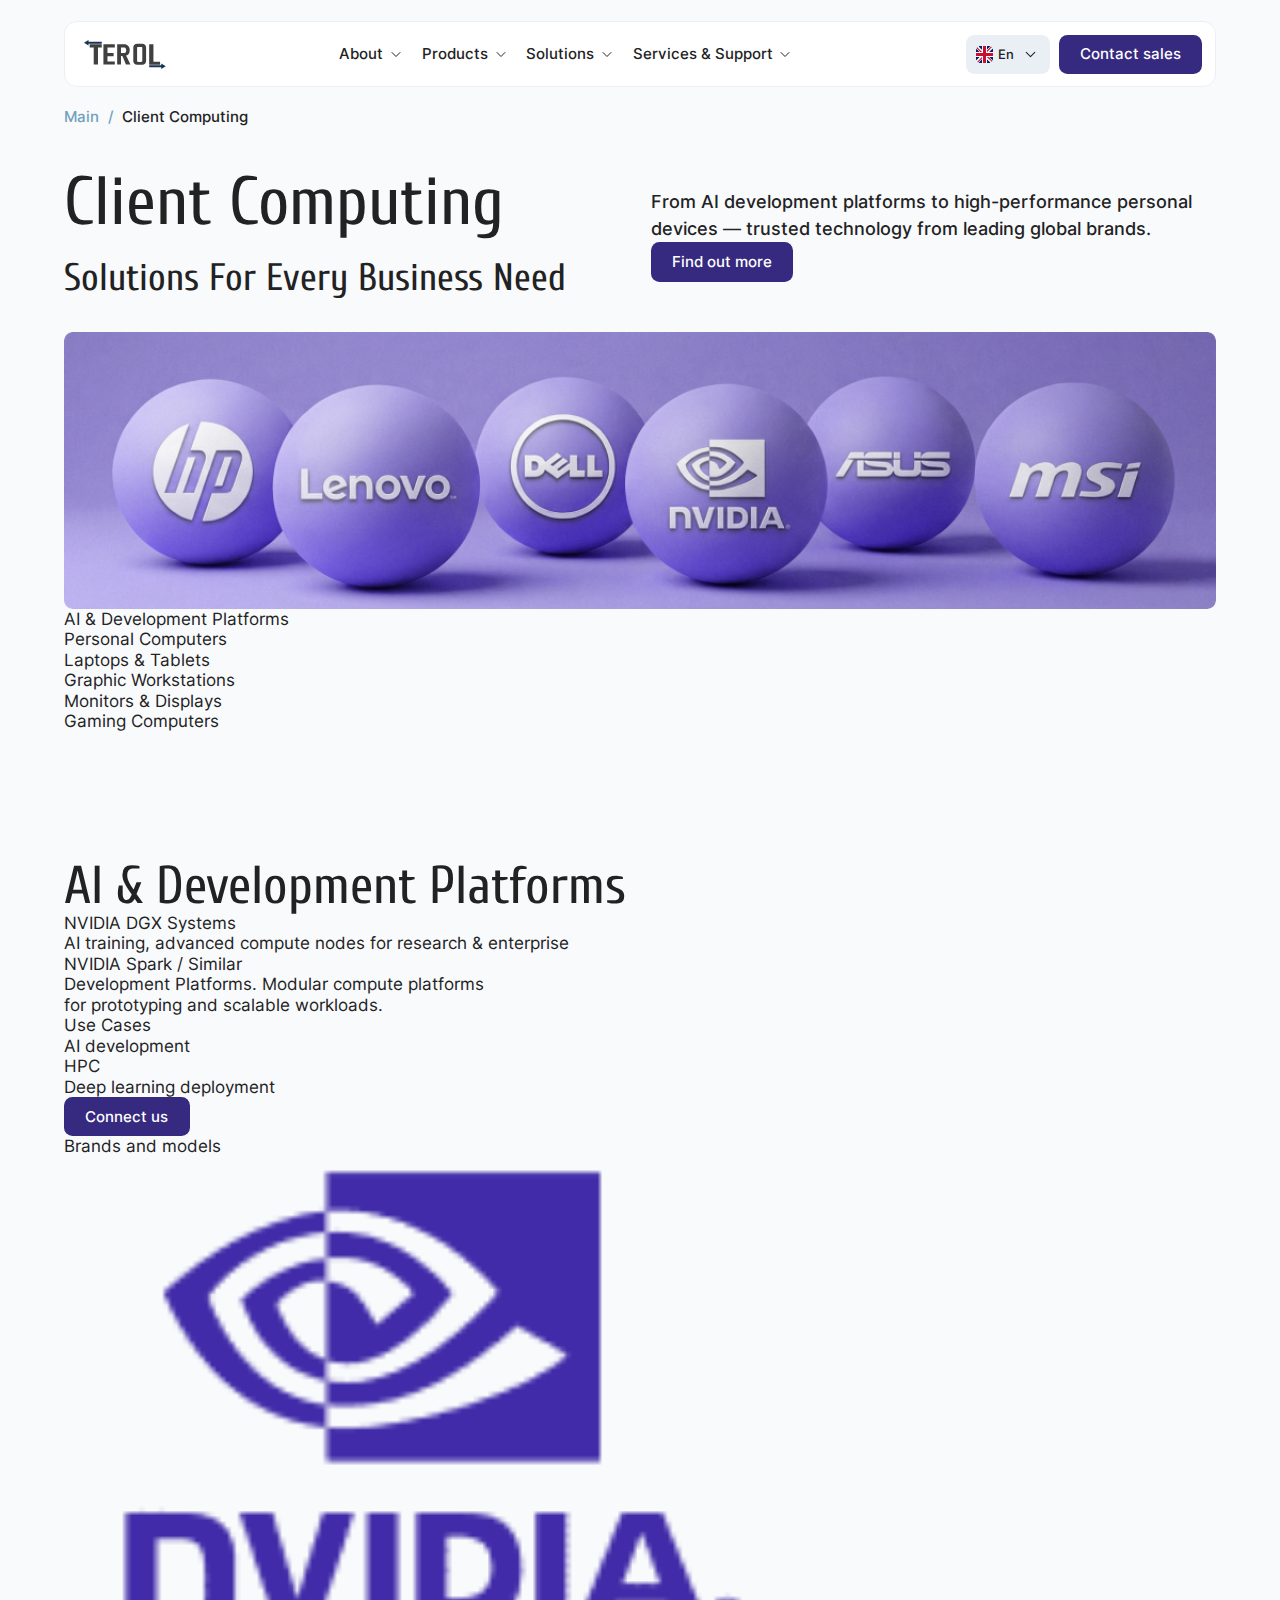
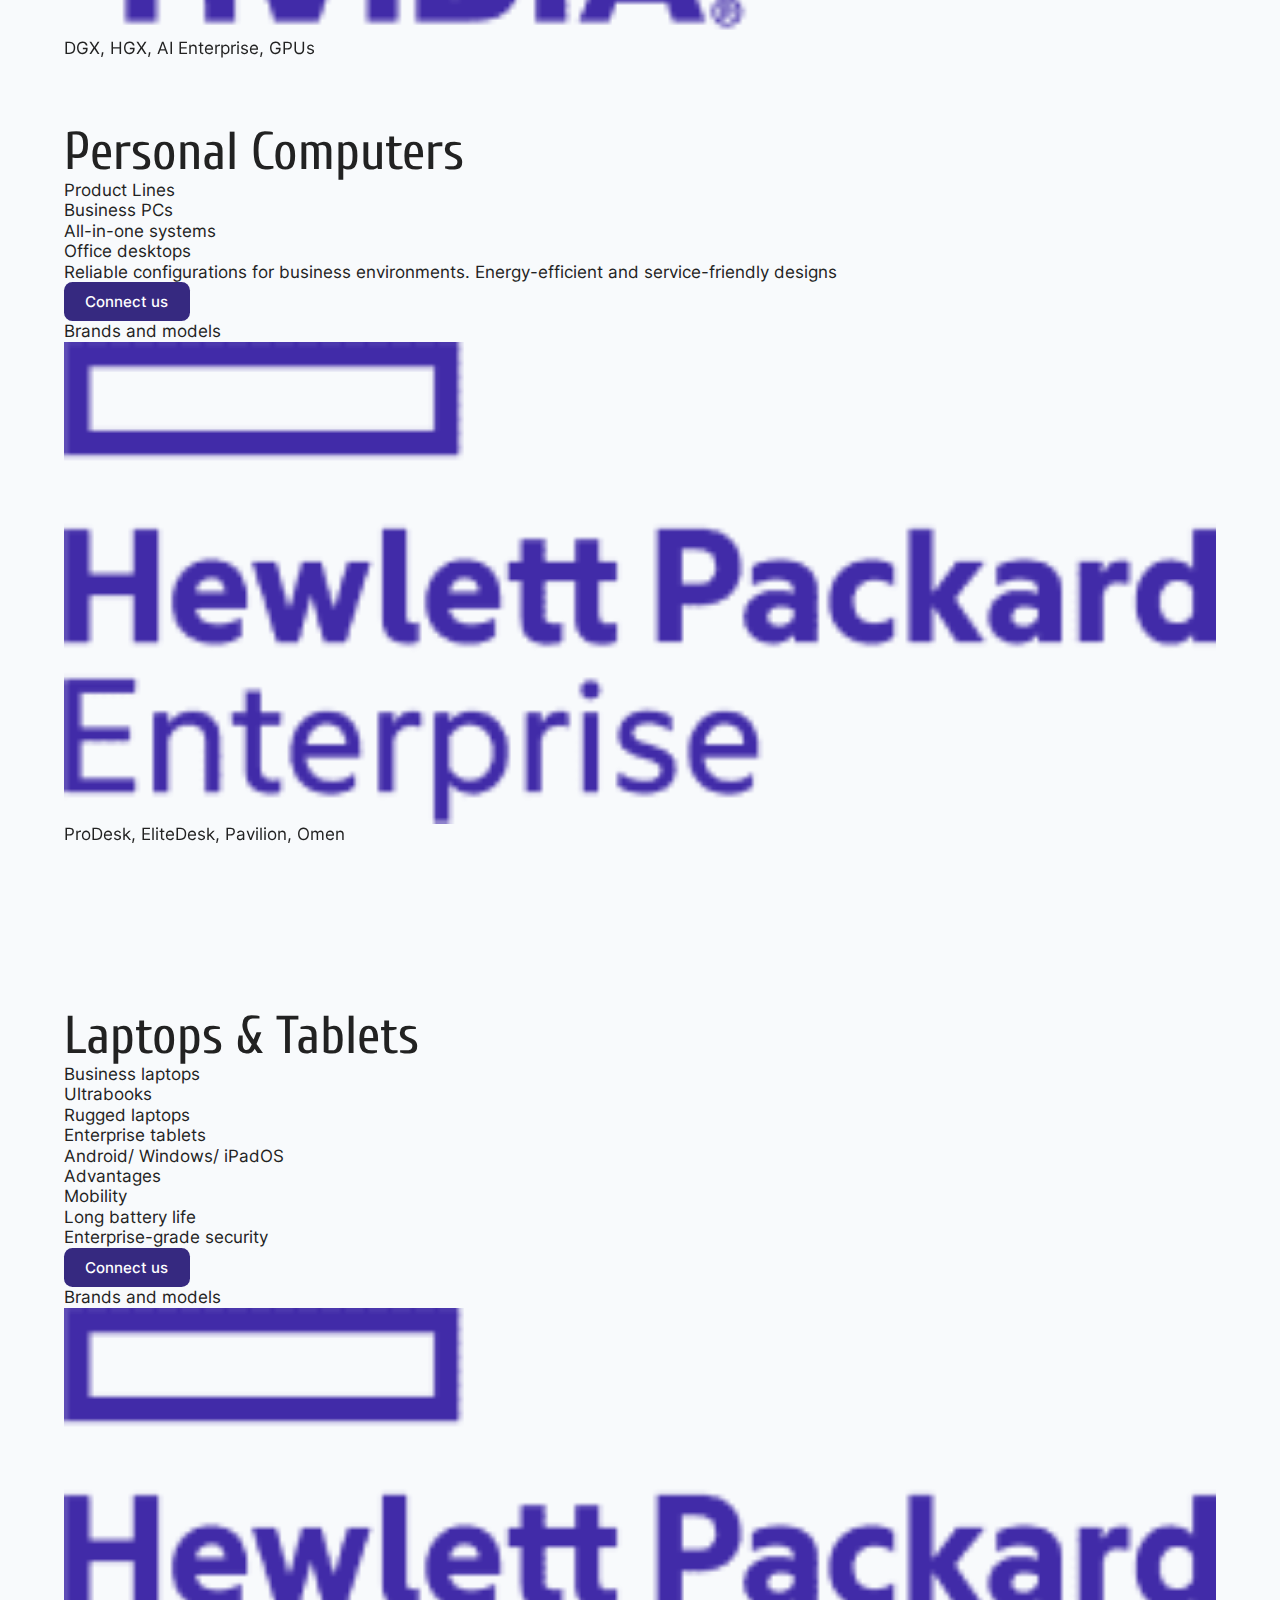
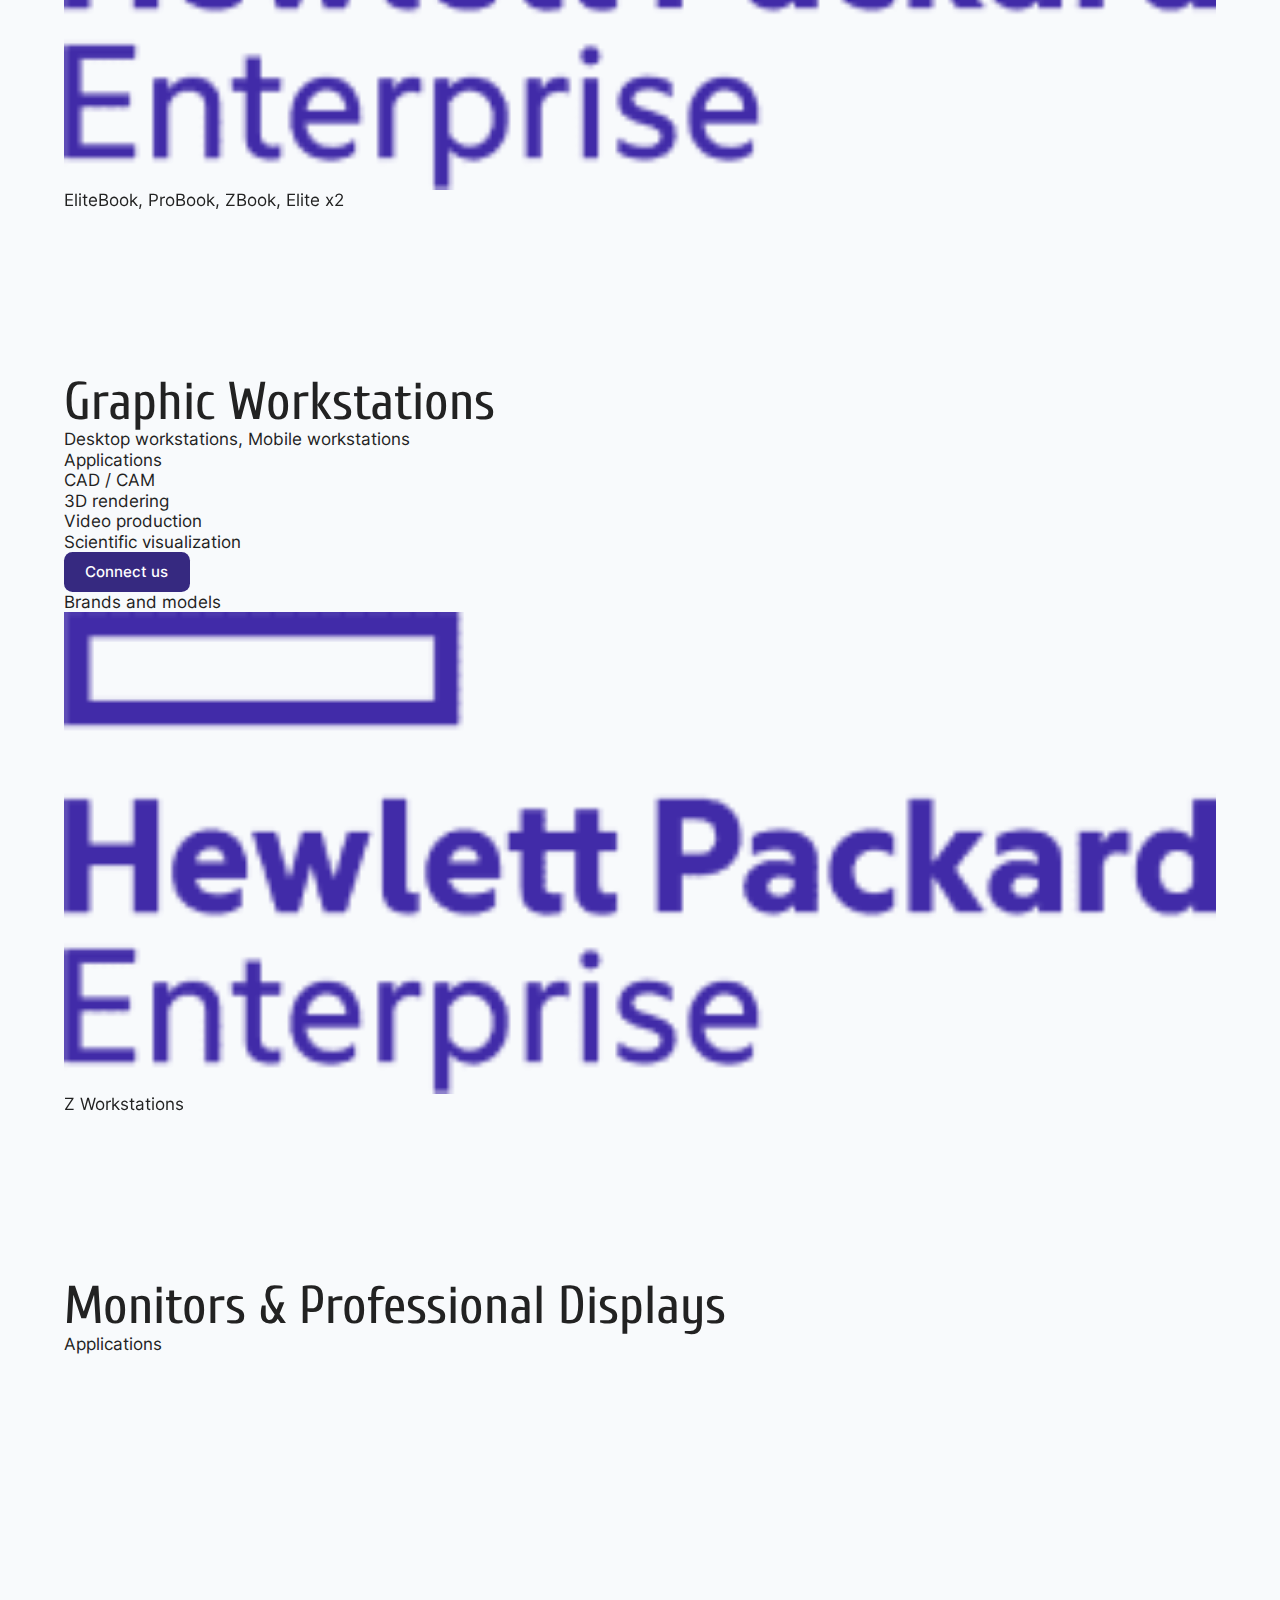
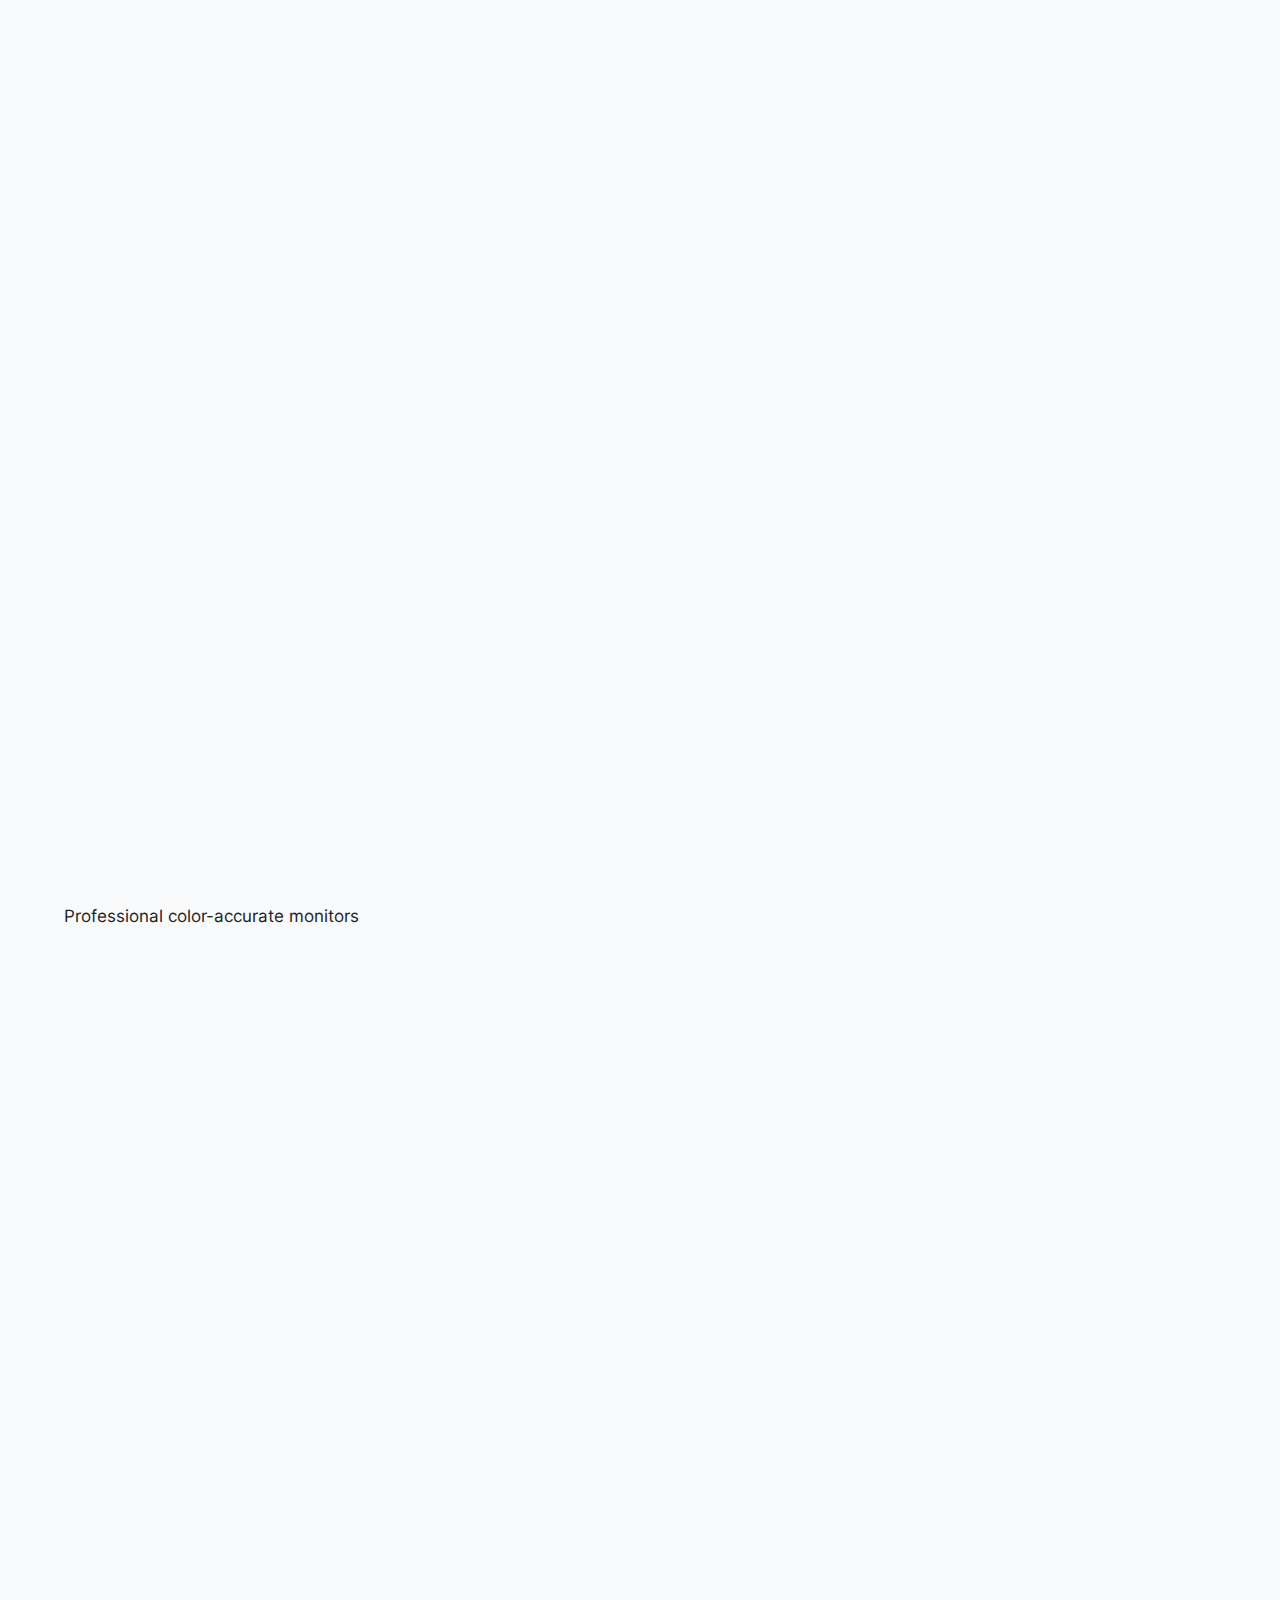
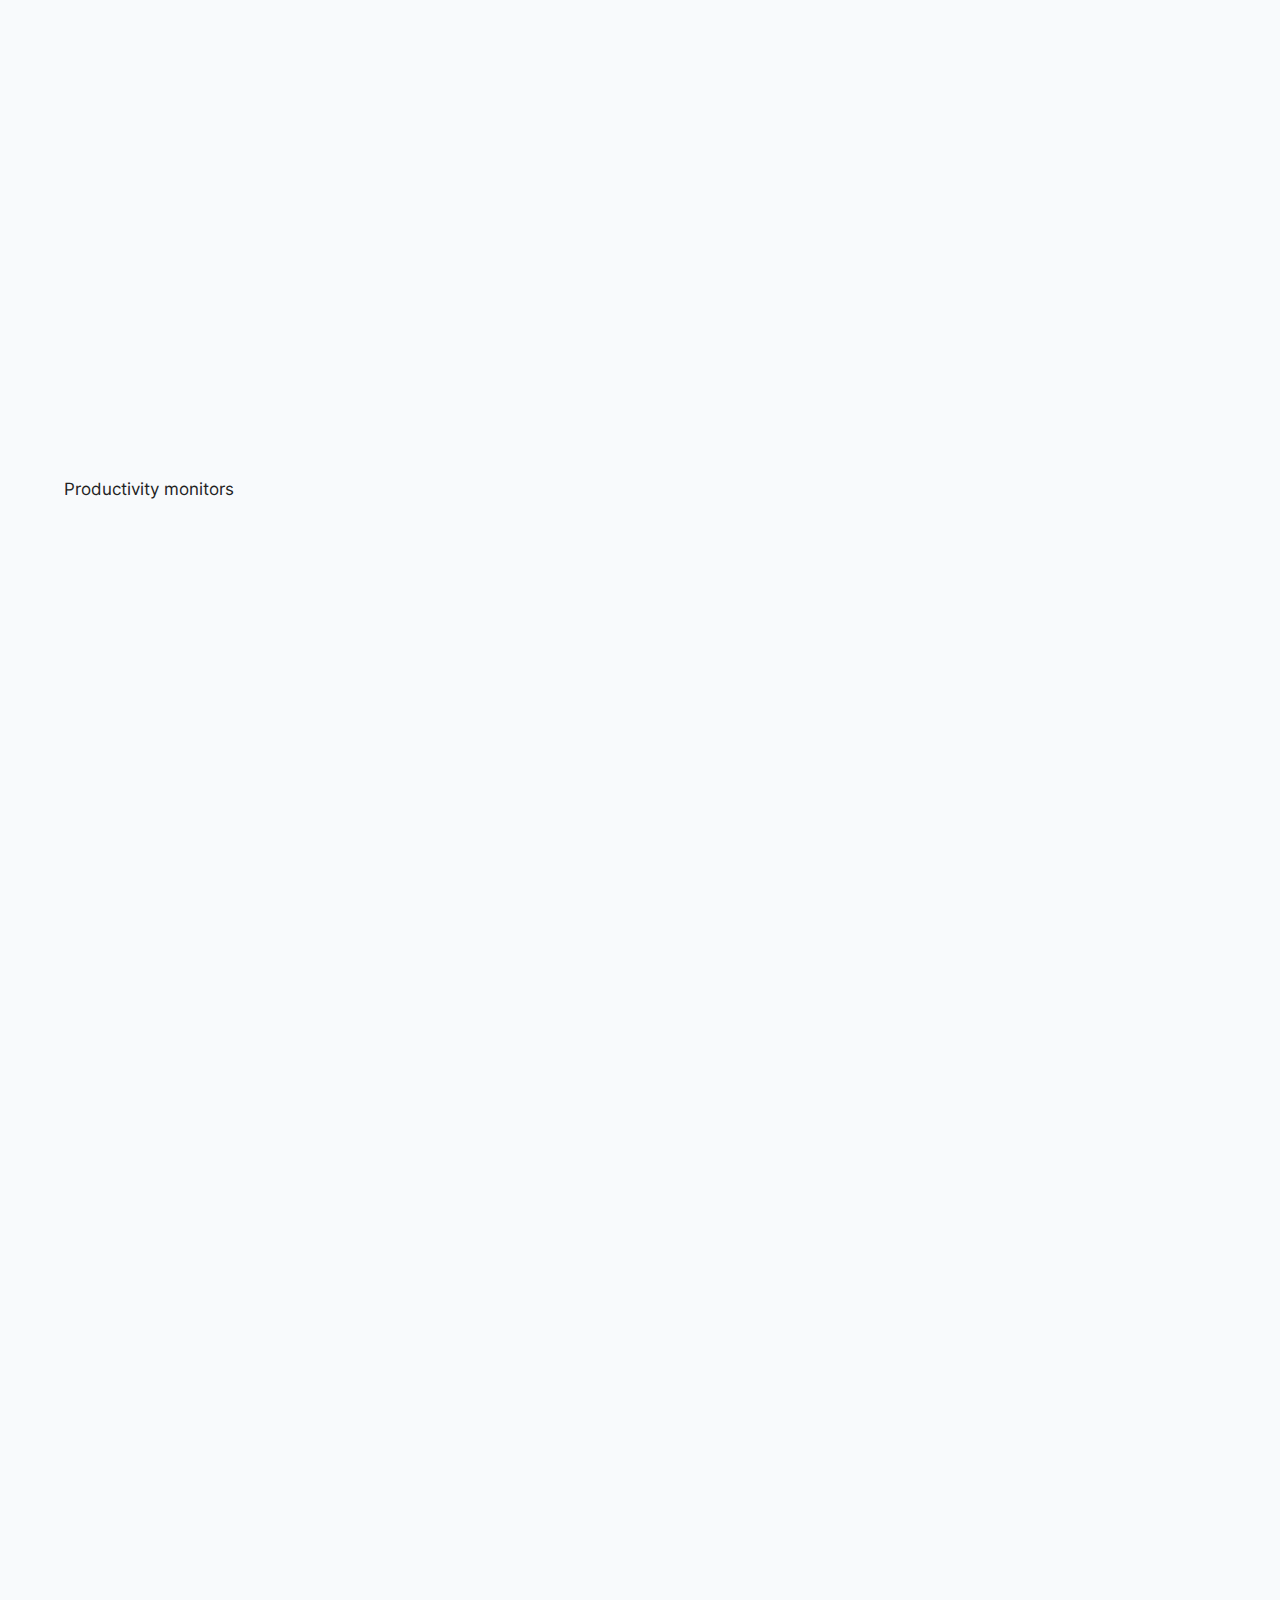
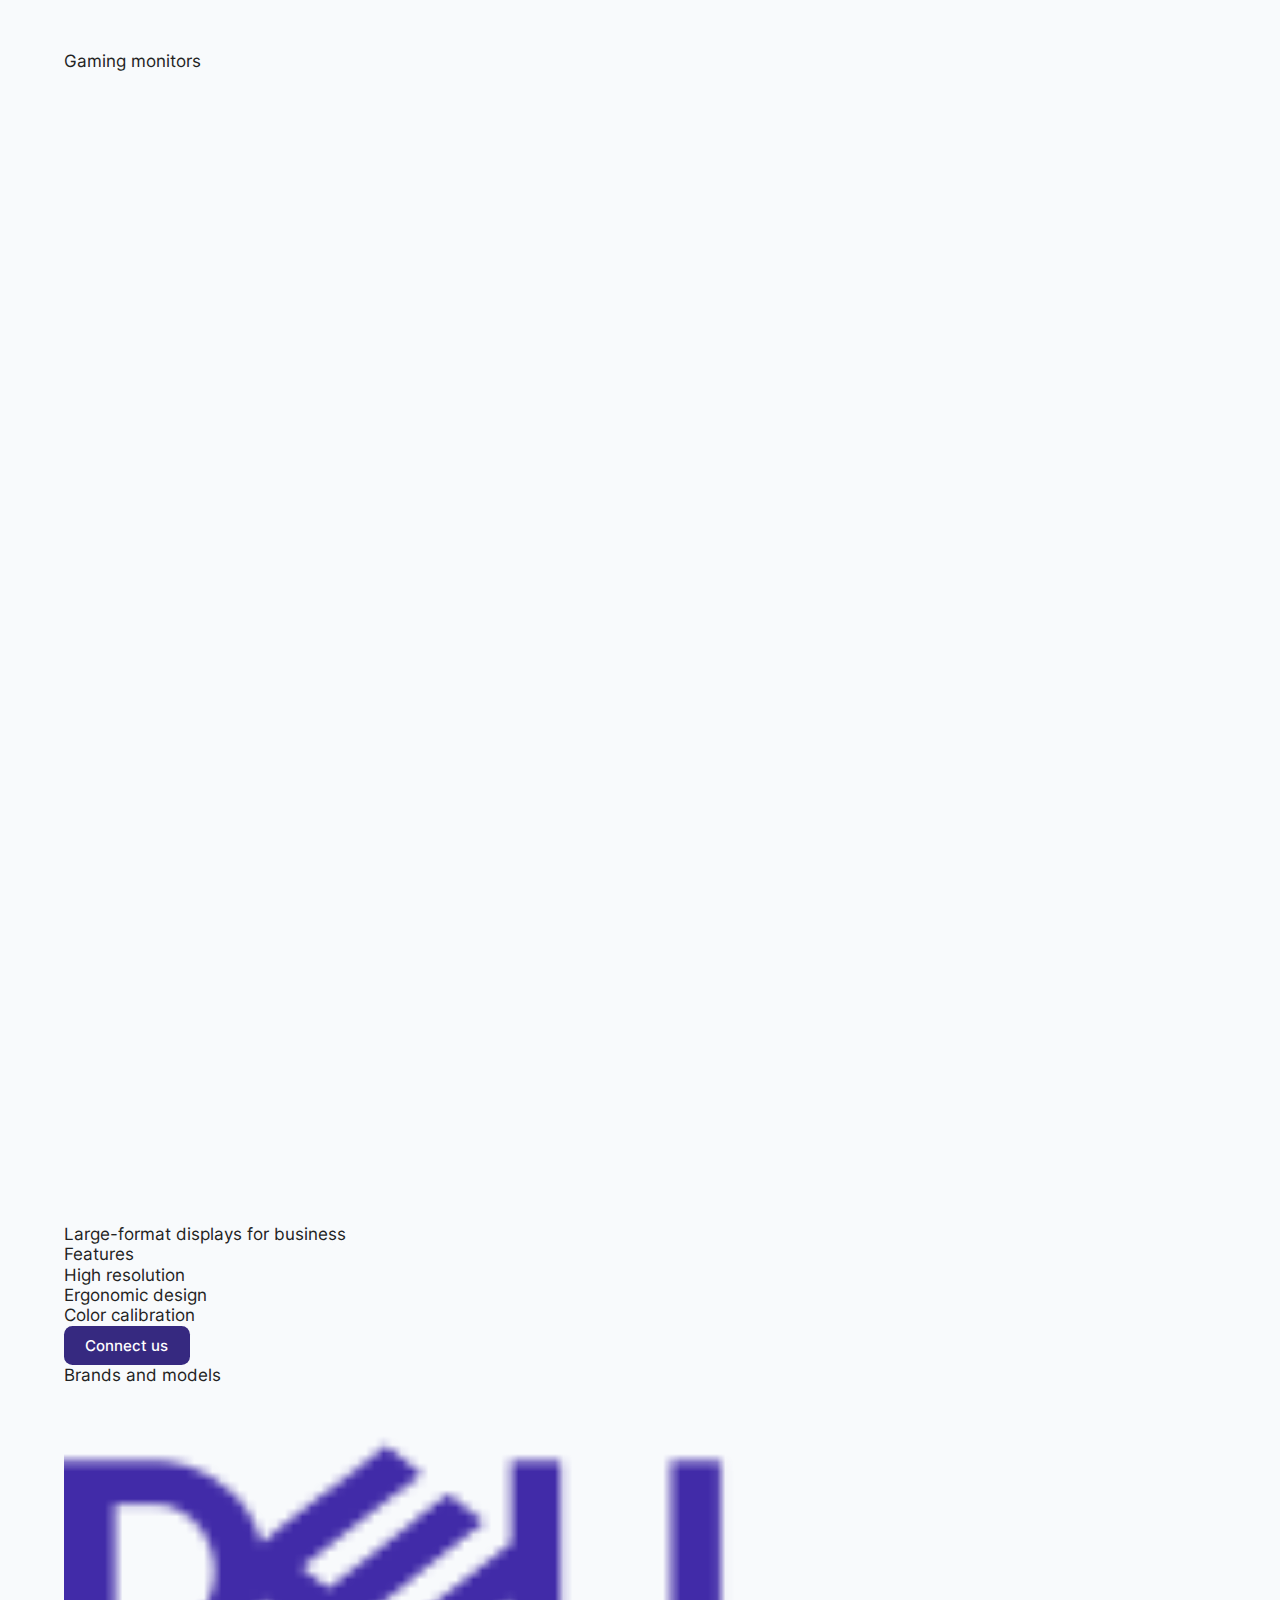
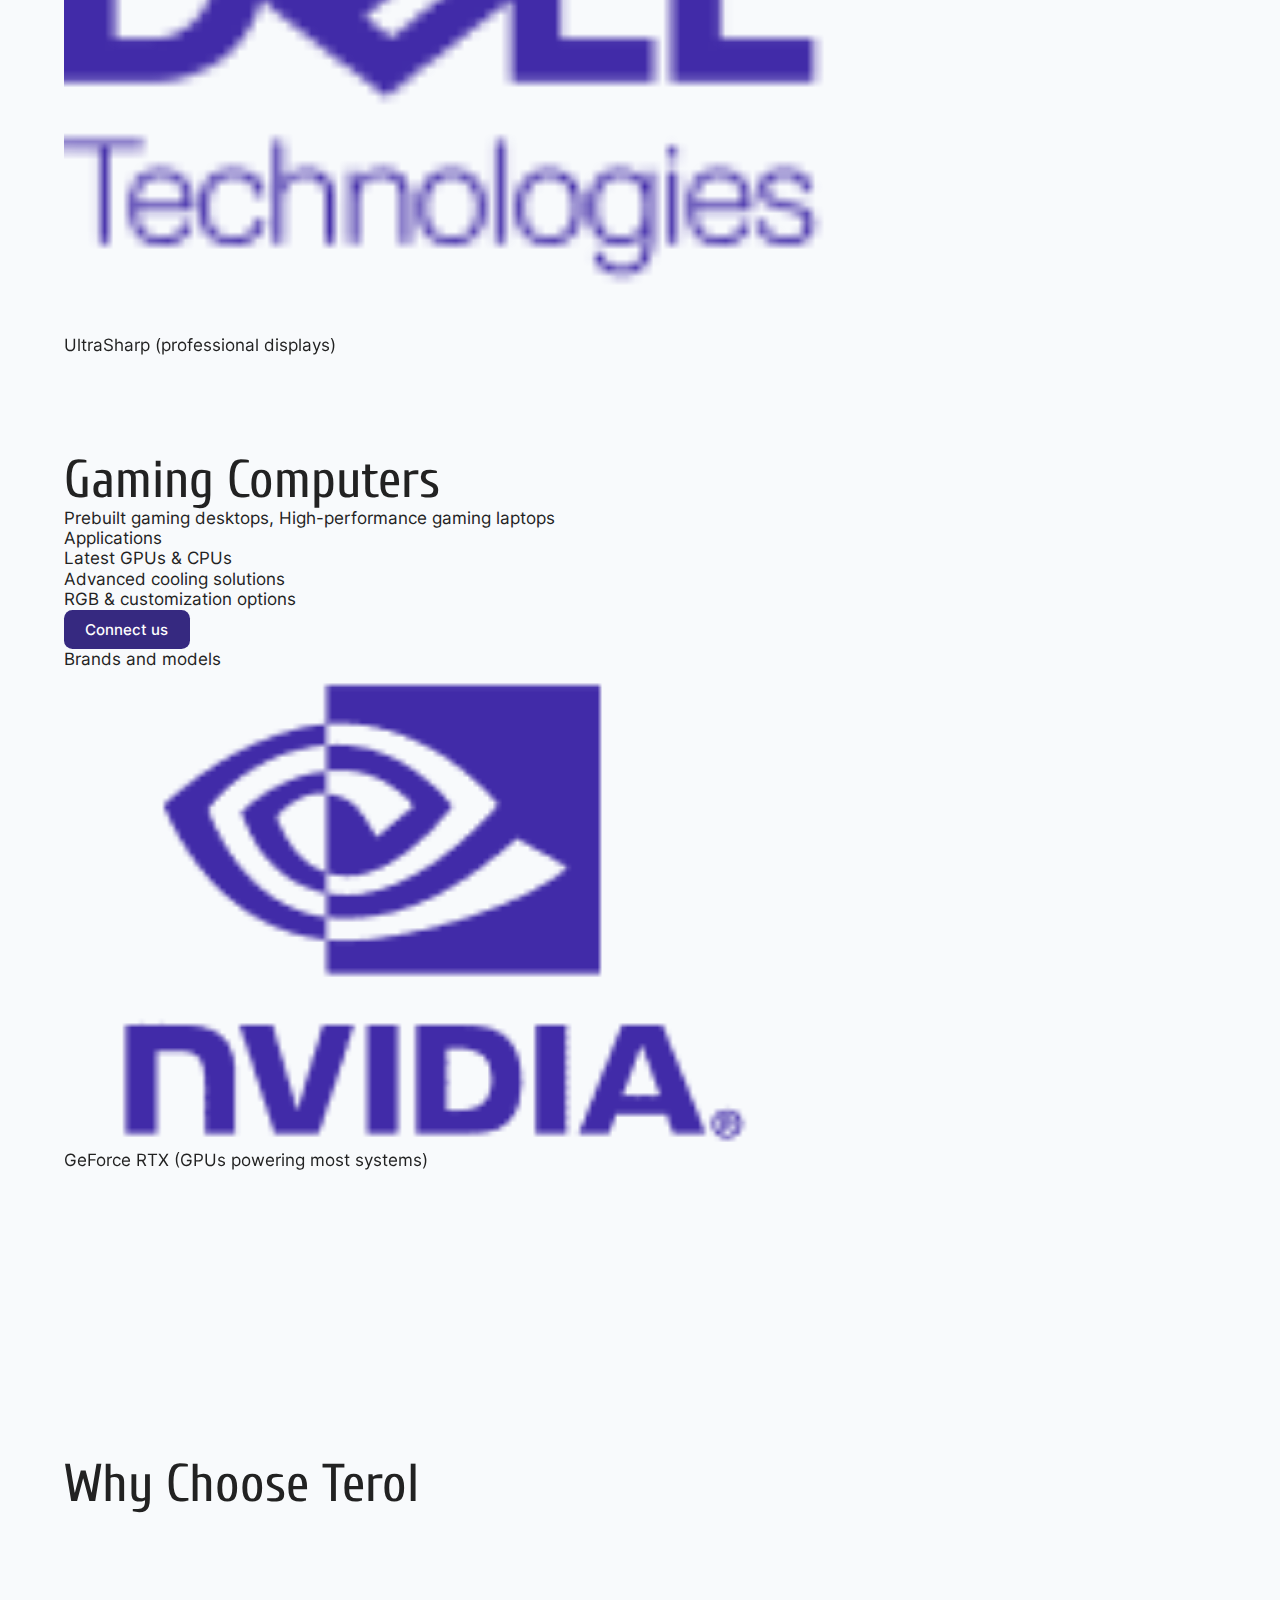
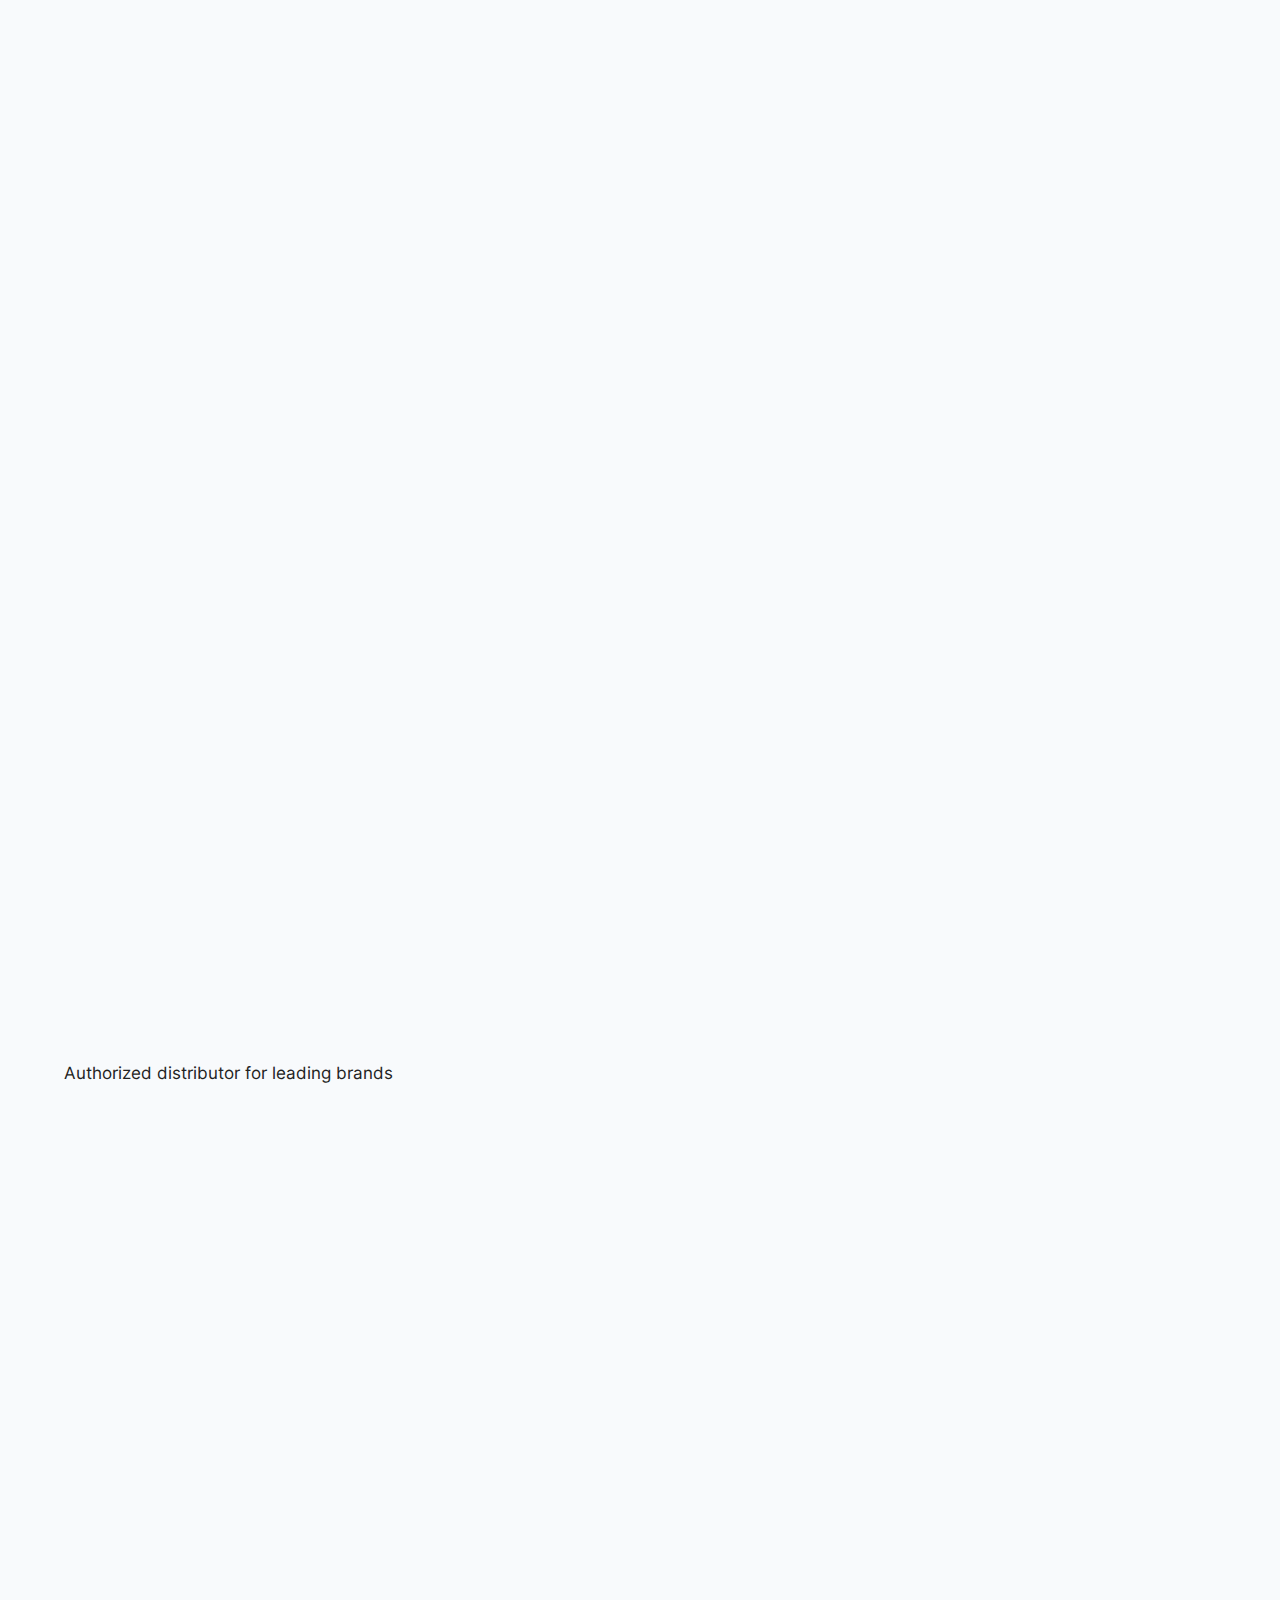
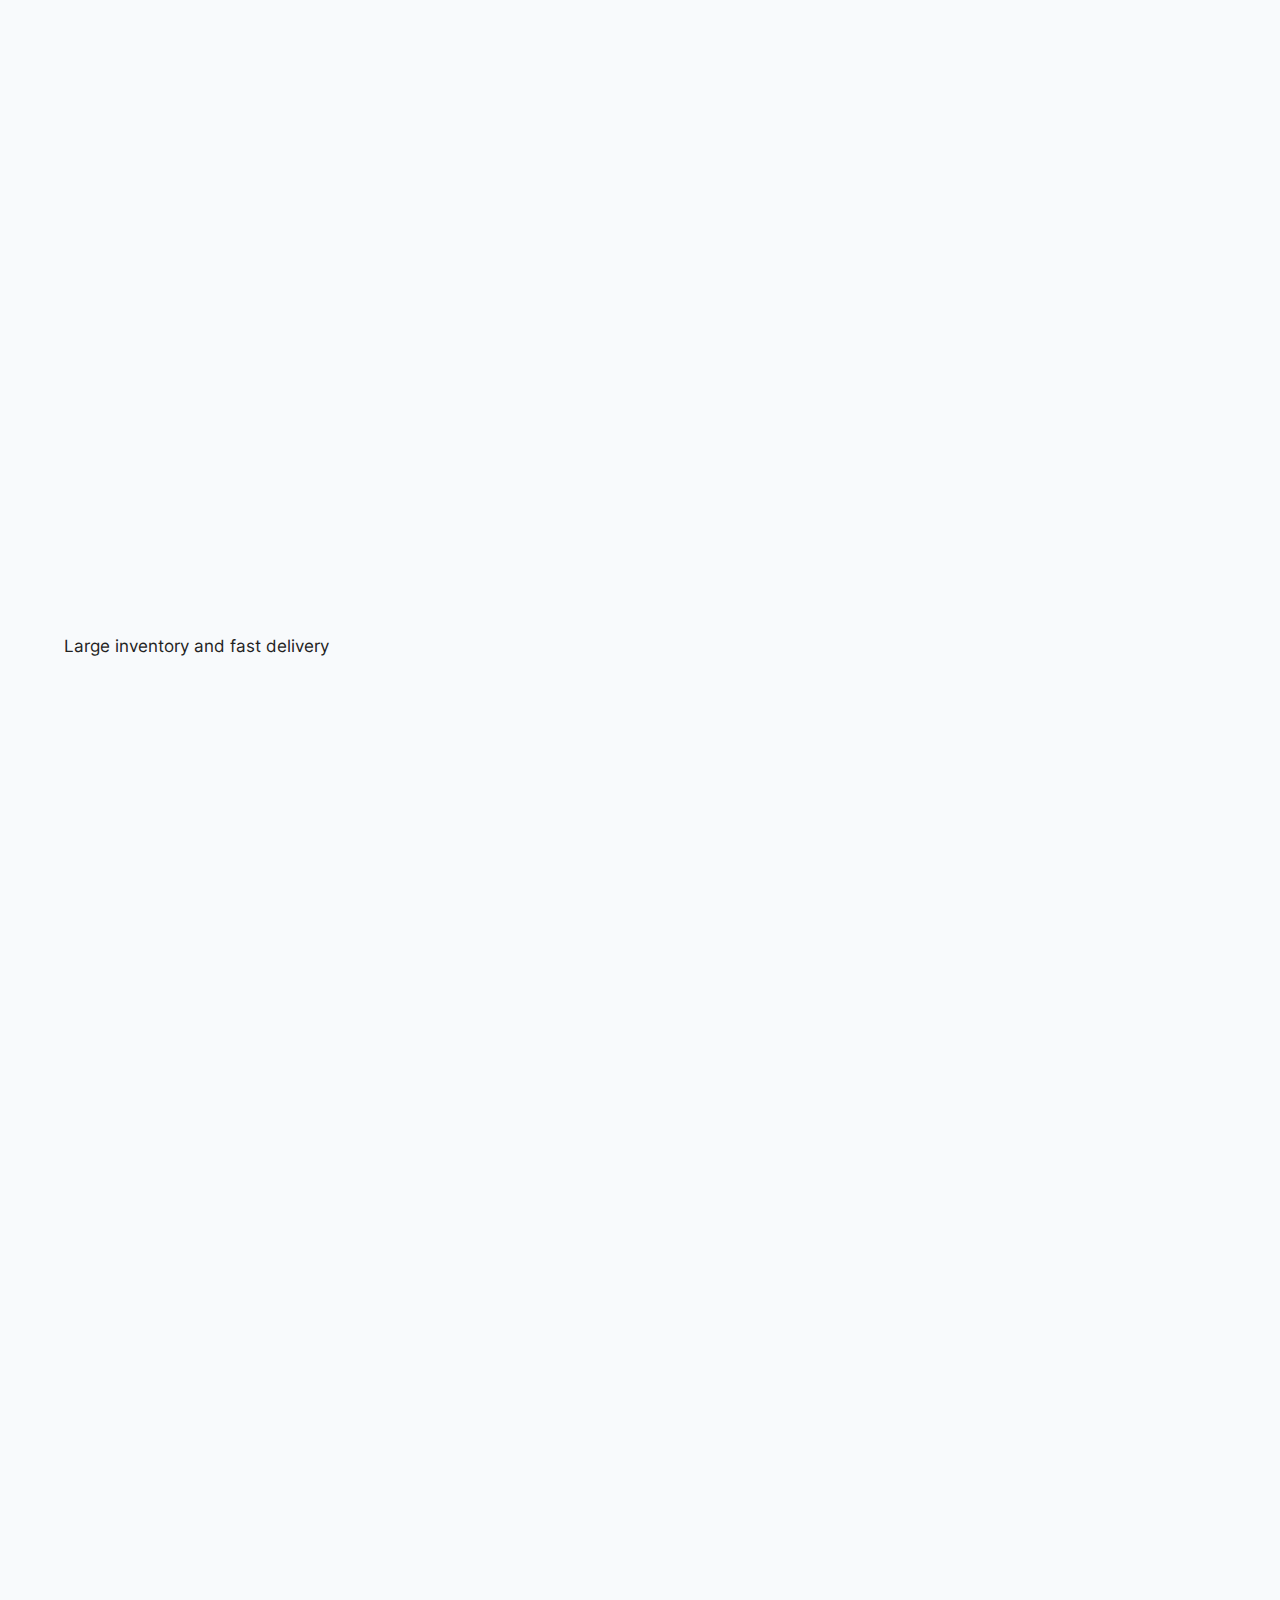
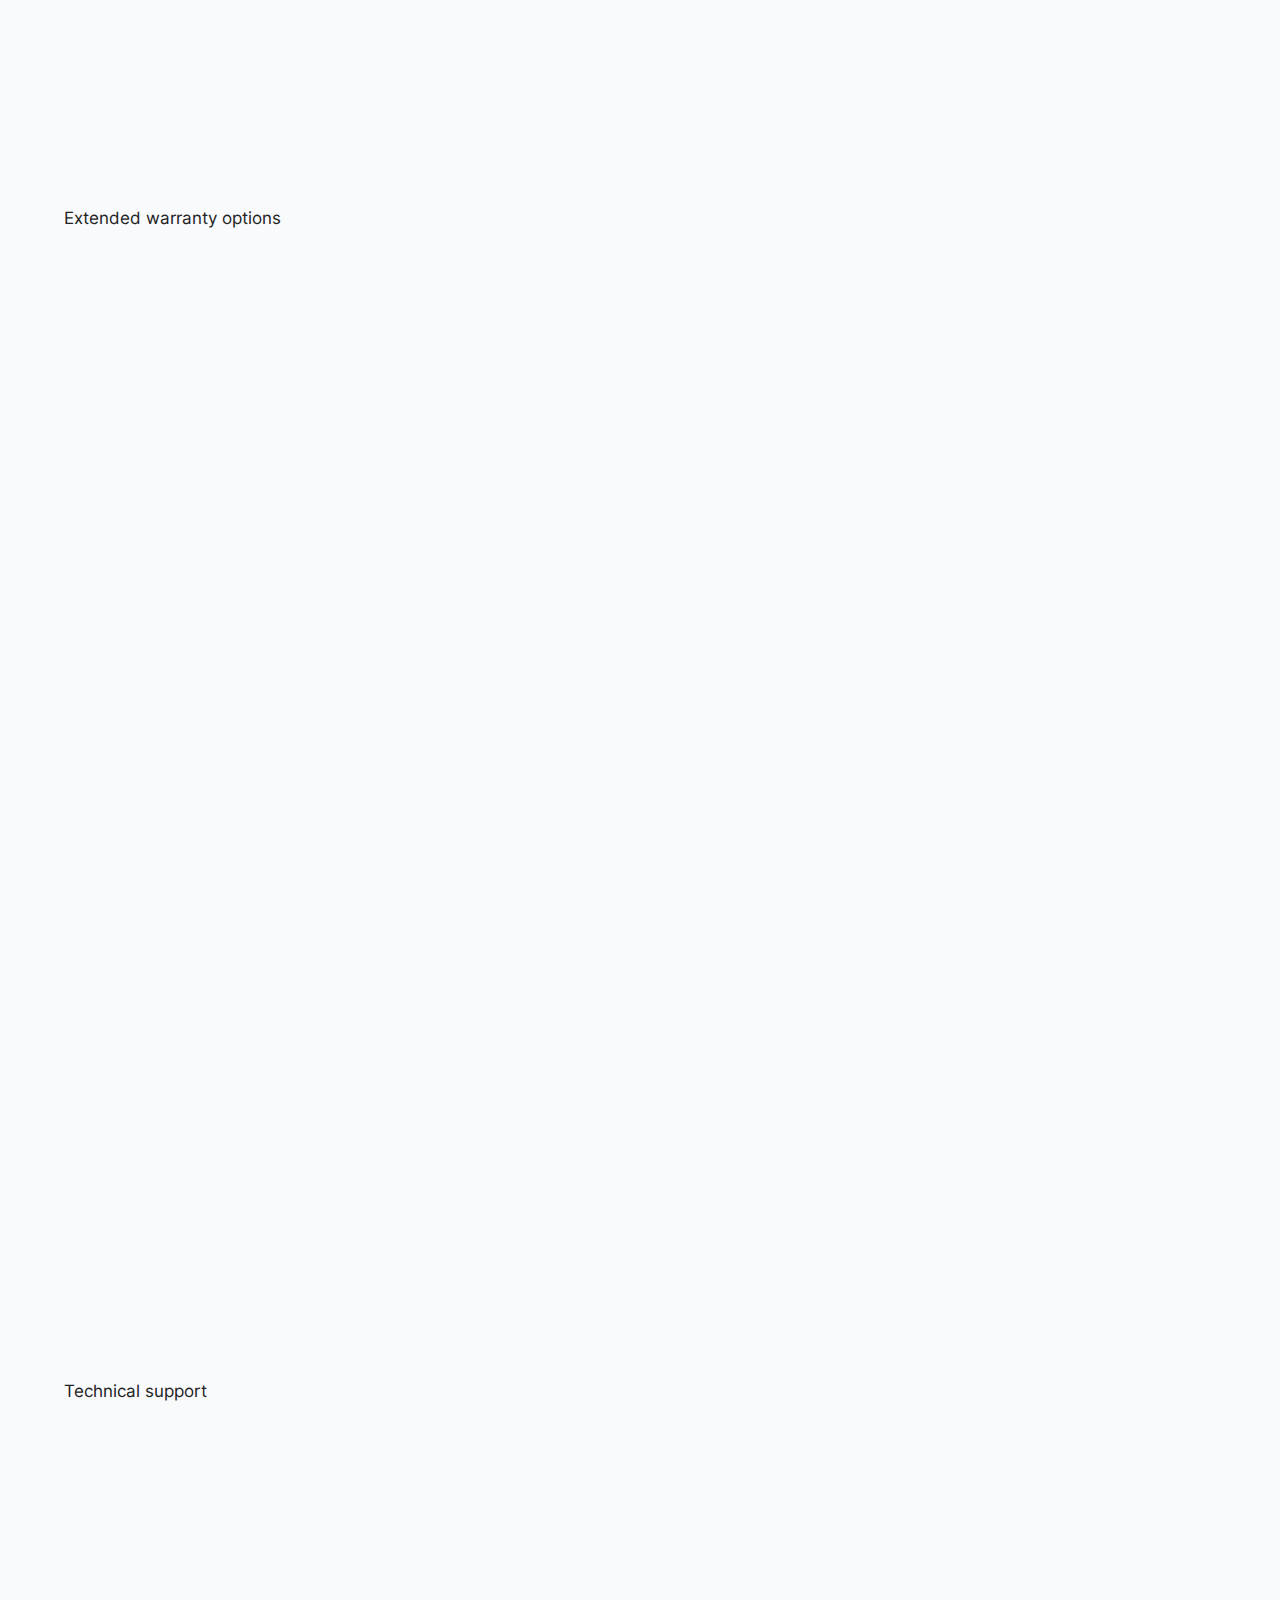
<file: client-computing.html>
<!DOCTYPE html>
<html lang="en">
<head>
    <meta charset="UTF-8">
    <meta name="viewport" content="width=device-width, initial-scale=1.0">
    <title>Terol - Provider of IT Solutions</title>
    <meta name="description" content="Provider of the best IT solutions since 2023. We build reliable and scalable infrastructure for businesses.">

    <link rel="stylesheet" href="./libs/swiper/swiper-bundle.min.css">
    <link rel="stylesheet" href="./css/style.css">
</head>
<body>
    
    <header class="header">
        <div class="container">
            <div class="header__content">
                <a href="/" class="header__logo">
                    <img src="./img/logo.svg"  alt="Terol logo, go to homepage">
                </a>
                <div class="header__menu">
                    <nav class="header__nav">
                        <ul class="header__nav-list" aria-label="Main navigation">
                            <li class="header__nav-item with-sub">
                                <a href="#" class="header__nav-link" aria-haspopup="true" aria-expanded="false">About</a>
                                <ul class="header__nav-item-sub">
                                    <li class="header__nav-item-sub-item">
                                        <a href="#" class="header__nav-item-sub-link">Bussiness vision</a>
                                    </li>
                                    <li class="header__nav-item-sub-item">
                                        <a href="#" class="header__nav-item-sub-link">Contact us</a>
                                    </li>
                                    <li class="header__nav-item-sub-item">
                                        <a href="#" class="header__nav-item-sub-link">Careers</a>
                                    </li>
                                </ul>
                            </li>
                            <li class="header__nav-item with-sub">
                                <a href="#" class="header__nav-link" aria-haspopup="true" aria-expanded="false">Products</a>
                                <ul class="header__nav-item-sub">
                                    <li class="header__nav-item-sub-item">
                                        <a href="#" class="header__nav-item-sub-link">AI Inference Orchestration</a>
                                    </li>
                                    <li class="header__nav-item-sub-item">
                                        <a href="#" class="header__nav-item-sub-link">MLOps Platform</a>
                                    </li>
                                    <li class="header__nav-item-sub-item">
                                        <a href="#" class="header__nav-item-sub-link">Client Computing</a>
                                    </li>
                                    <li class="header__nav-item-sub-item">
                                        <a href="#" class="header__nav-item-sub-link">Servers & Storage</a>
                                    </li>
                                    <li class="header__nav-item-sub-item">
                                        <a href="#" class="header__nav-item-sub-link">Components</a>
                                    </li>
                                </ul>
                            </li>
                            <li class="header__nav-item with-sub">
                                <a href="#" class="header__nav-link" aria-haspopup="true" aria-expanded="false">Solutions</a>
                                <ul class="header__nav-item-sub">
                                    <li class="header__nav-item-sub-item">
                                        <a href="#" class="header__nav-item-sub-link">AI & ML</a>
                                    </li>
                                    <li class="header__nav-item-sub-item">
                                        <a href="#" class="header__nav-item-sub-link">Cybersecurity</a>
                                    </li>
                                    <li class="header__nav-item-sub-item">
                                        <a href="#" class="header__nav-item-sub-link">Backup & DR</a>
                                    </li>
                                    <li class="header__nav-item-sub-item">
                                        <a href="#" class="header__nav-item-sub-link">Gaming</a>
                                    </li>
                                    <li class="header__nav-item-sub-item">
                                        <a href="#" class="header__nav-item-sub-link">Sustainability Solutions</a>
                                    </li>
                                </ul>
                            </li>
                            <li class="header__nav-item with-sub">
                                <a href="#" class="header__nav-link" aria-haspopup="true" aria-expanded="false">Services & Support</a>
                                <ul class="header__nav-item-sub">
                                    <li class="header__nav-item-sub-item">
                                        <a href="#" class="header__nav-item-sub-link">Technical Services</a>
                                    </li>
                                    <li class="header__nav-item-sub-item">
                                        <a href="#" class="header__nav-item-sub-link">Advanced Services</a>
                                    </li>
                                    <li class="header__nav-item-sub-item">
                                        <a href="#" class="header__nav-item-sub-link">Training and Education</a>
                                    </li>
                                    <li class="header__nav-item-sub-item">
                                        <a href="#" class="header__nav-item-sub-link">Support center</a>
                                    </li>
                                </ul>
                            </li>
                        </ul>
                    </nav>
                    <div class="header__lang lang">
                        <button class="lang__head" type="button" aria-haspopup="true" aria-expanded="false" aria-controls="lang-menu" aria-label="Language selector, current language: English">
                            <div class="lang__head-content">
                                <div class="lang__head-flag">
                                    <img src="./img/GB.png"  alt="Flag of the United Kingdom">
                                </div>
                                <div class="lang__head-name">En</div>
                            </div>
                        </button>
                        <ul class="lang__body" id="lang-menu" role="menu">
                            <li role="none">
                                <a href="" class="lang__item" role="menuitem">
                                    <div class="lang__item-flag">
                                        <img src="./img/Thailand.png" alt="Flag of Thailand">
                                    </div>
                                    <div class="lang__item-name">Th</div>
                                </a>
                            </li>
                        </ul>
                    </div>
                </div>
                <a href="#feedback" class="header__btn btn btn-purple popup-open">
                    <span>Contact sales</span>
                </a>
                <button class="header__burger" type="button" aria-label="Open navigation menu" aria-expanded="false" aria-controls="mobile-menu-id">
                </button>
            </div>
        </div>
    </header>

    <main class="main">

        <section class="breadcrumbs">
			<div class="container">
				<div class="breadcrumbs__list">
					<a href="/" class="breadcrumbs__item">Main</a>
					<span class="breadcrumbs__text">Client Computing</span>
				</div>
			</div>
		</section>

        <section class="page-hero">
            <div class="container">
                <div class="page-hero__content">
                    <div class="page-hero__top">
                        <div class="page-hero__top-left">
                            <h1 class="page-hero__title">Client Computing</h1>
                            <div class="page-hero__descr">
                               Solutions For Every Business Need
                            </div>
                        </div>
                        <div class="page-hero__top-text">
                            <p>
                                From AI development platforms to high-performance personal devices — trusted technology from leading global brands.
                            </p>
                            <a href="#" class="page-hero__btn btn btn-purple">
                                <span>Find out more</span>
                            </a>
                        </div>
                    </div>
                    <div class="page-hero__img">
                        <picture class="lozad" data-iesrc="./img/page-hero-8.jpg" data-alt="">
                            <source srcset="./img/page-hero-8.jpg" media="(min-width: 768px)">
                            <source srcset="./img/page-hero-8.jpg" media="(min-width: 0px)">
                        </picture>
                    </div>
                </div>
                <div class="page-hero__items col-6">
                        <a href="#ai" class="page-hero__items-el js-anchor">
                            <div class="page-hero__items-el-title">AI & Development Platforms</div>
                            <div class="page-hero__items-el-arrow"></div>
                        </a>
                        <a href="#personal" class="page-hero__items-el js-anchor">
                            <div class="page-hero__items-el-title">Personal Computers</div>
                            <div class="page-hero__items-el-arrow"></div>
                        </a>
                        <a href="#laptops" class="page-hero__items-el js-anchor">
                            <div class="page-hero__items-el-title">Laptops & Tablets</div>
                            <div class="page-hero__items-el-arrow"></div>
                        </a>
                        <a href="#graphic" class="page-hero__items-el js-anchor">
                            <div class="page-hero__items-el-title">Graphic Workstations</div>
                            <div class="page-hero__items-el-arrow"></div>
                        </a>
                        <a href="#monitors" class="page-hero__items-el js-anchor">
                            <div class="page-hero__items-el-title">Monitors & Displays</div>
                            <div class="page-hero__items-el-arrow"></div>
                        </a>
                        <a href="#gaming" class="page-hero__items-el js-anchor">
                            <div class="page-hero__items-el-title">Gaming Computers</div>
                            <div class="page-hero__items-el-arrow"></div>
                        </a>
                </div>
            </div>
        </section>

        <section class="info-block">
            <div class="container">
                <div class="info-block__content">
                    <div id="ai" class="info-block__item">
                        <div class="info-block__item-info">
                            <h2 class="info-block__item-title title">AI & Development Platforms</h2>
                            <div class="info-block__item-cards cards-2">
                                <div class="info-block__item-cards-el">
                                    <div class="info-block__item-cards-el-title">NVIDIA DGX Systems</div>
                                    <div class="info-block__item-cards-el-descr">AI training, advanced compute nodes for research & enterprise</div>
                                </div>
                                <div class="info-block__item-cards-el">
                                    <div class="info-block__item-cards-el-title">NVIDIA Spark / Similar </div>
                                    <div class="info-block__item-cards-el-descr">Development Platforms. Modular compute platforms <br>for prototyping and scalable workloads.</div>
                                </div>
                            </div>
                            <div class="info-block__item-chain">
                                <h3 class="info-block__item-sub-title">Use Cases</h3>
                                <div class="info-block__item-chain-content">
                                    <div class="info-block__item-chain-item">AI development</div>
                                    <div class="info-block__item-chain-item">HPC</div>
                                    <div class="info-block__item-chain-item">Deep learning deployment</div>
                                </div>
                            </div>
                            <a href="#feedback" class="info-block__item-btn btn btn-purple popup-open">
                                <span>Connect us</span>
                            </a>
                        </div>
                        <div class="info-block__item-side">
                            <h3 class="info-block__item-side-title">Brands and models</h3>
                            <div class="info-block__item-side-swiper swiper">
                                <div class="swiper-wrapper">
                                    <div class="info-block__item-side-item swiper-slide">
                                        <div class="info-block__item-side-item-icon">
                                            <img src="./img/partner-5.png" alt="">
                                        </div>
                                        <div class="info-block__item-side-item-text">DGX, HGX, AI Enterprise, GPUs</div>
                                    </div>
                                    <div class="info-block__item-side-item swiper-slide">
                                        <div class="info-block__item-side-item-icon">
                                            <img src="./img/partner-1.png" alt="">
                                        </div>
                                        <div class="info-block__item-side-item-text">Cray, Apollo AI platforms</div>
                                    </div>
                                    <div class="info-block__item-side-item swiper-slide">
                                        <div class="info-block__item-side-item-icon">
                                            <img src="./img/partner-11.png" alt="">
                                        </div>
                                        <div class="info-block__item-side-item-text">PowerEdge AI servers & GPU platforms</div>
                                    </div>
                                    <div class="info-block__item-side-item swiper-slide">
                                        <div class="info-block__item-side-item-icon">
                                            <img src="./img/partner-3.png" alt="">
                                        </div>
                                        <div class="info-block__item-side-item-text">ThinkSystem GPU servers, AI edge solutions</div>
                                    </div>
                                    <div class="info-block__item-side-item swiper-slide">
                                        <div class="info-block__item-side-item-icon">
                                            <img src="./img/partner-4.png" alt="">
                                        </div>
                                        <div class="info-block__item-side-item-text">GPU-accelerated systems</div>
                                    </div>
                                    <div class="info-block__item-side-item swiper-slide">
                                        <div class="info-block__item-side-item-icon">
                                            <img src="./img/partner-7.png" alt="">
                                        </div>
                                        <div class="info-block__item-side-item-text">Xeon Scalable CPUs, Gaudi accelerators</div>
                                    </div>
                                    <div class="info-block__item-side-item swiper-slide">
                                        <div class="info-block__item-side-item-icon">
                                            <img src="./img/partner-6.png" alt="">
                                        </div>
                                        <div class="info-block__item-side-item-text">EPYC processors, Instinct accelerators</div>
                                    </div>
                                </div>
                            </div>
                        </div>
                    </div>

                    <div id="personal" class="info-block__item">
                        <div class="info-block__item-info">
                            <h2 class="info-block__item-title title">Personal Computers</h2>
                            <div class="info-block__item-chain">
                                <h3 class="info-block__item-sub-title">Product Lines</h3>
                                <div class="info-block__item-chain-content">
                                    <div class="info-block__item-chain-item">Business PCs</div>
                                    <div class="info-block__item-chain-item">All-in-one systems</div>
                                    <div class="info-block__item-chain-item">Office desktops</div>
                                </div>
                            </div>
                            <div class="info-block__item-cards cards-1">
                                <div class="info-block__item-cards-el is-white is-big">
                                    <div class="info-block__item-cards-el-title">Reliable configurations for business environments. Energy-efficient and service-friendly designs</div>
                                </div>
                            </div>
                            <a href="#feedback" class="info-block__item-btn btn btn-purple popup-open">
                                <span>Connect us</span>
                            </a>
                        </div>
                        <div class="info-block__item-side">
                            <h3 class="info-block__item-side-title">Brands and models</h3>
                            <div class="info-block__item-side-swiper swiper">
                                <div class="swiper-wrapper">
                                    <div class="info-block__item-side-item swiper-slide">
                                        <div class="info-block__item-side-item-icon">
                                            <img src="./img/partner-1.png" alt="">
                                        </div>
                                        <div class="info-block__item-side-item-text">ProDesk, EliteDesk, Pavilion, Omen</div>
                                    </div>
                                    <div class="info-block__item-side-item swiper-slide">
                                        <div class="info-block__item-side-item-icon">
                                            <img src="./img/partner-11.png" alt="">
                                        </div>
                                        <div class="info-block__item-side-item-text">OptiPlex, XPS, Alienware desktops Lenovo ThinkCentre, IdeaCentre</div>
                                    </div>
                                    <div class="info-block__item-side-item swiper-slide">
                                        <div class="info-block__item-side-item-icon">
                                            <img src="./img/partner-8.png" alt="">
                                        </div>
                                        <div class="info-block__item-side-item-text">Veriton, Aspire</div>
                                    </div>
                                    <div class="info-block__item-side-item swiper-slide">
                                        <div class="info-block__item-side-item-icon">
                                            <img src="./img/partner-9.png" alt="">
                                        </div>
                                        <div class="info-block__item-side-item-text">ExpertCenter, consumer desktops</div>
                                    </div>
                                    <div class="info-block__item-side-item swiper-slide">
                                        <div class="info-block__item-side-item-icon">
                                            <img src="./img/partner-10.png" alt="">
                                        </div>
                                        <div class="info-block__item-side-item-text">Business and creator PCs</div>
                                    </div>
                                </div>
                            </div>
                        </div>
                    </div>

                    <div id="laptops" class="info-block__item">
                        <div class="info-block__item-info">
                            <h2 class="info-block__item-title title">Laptops & Tablets</h2>
                            <div class="info-block__item-cards cards-4">
                                <div class="info-block__item-cards-el">
                                    <div class="info-block__item-cards-el-title">Business laptops</div>
                                </div>
                                <div class="info-block__item-cards-el">
                                    <div class="info-block__item-cards-el-title">Ultrabooks</div>
                                </div>
                                <div class="info-block__item-cards-el">
                                    <div class="info-block__item-cards-el-title">Rugged laptops</div>
                                </div>
                                <div class="info-block__item-cards-el">
                                    <div class="info-block__item-cards-el-title">Enterprise tablets</div>
                                    <div class="info-block__item-cards-el-descr">Android/ Windows/ iPadOS</div>
                                </div>
                            </div>
                            <div class="info-block__item-chain">
                                <h3 class="info-block__item-sub-title">Advantages</h3>
                                <div class="info-block__item-chain-content">
                                    <div class="info-block__item-chain-item">Mobility</div>
                                    <div class="info-block__item-chain-item">Long battery life</div>
                                    <div class="info-block__item-chain-item">Enterprise-grade security</div>
                                </div>
                            </div>
                            <a href="#feedback" class="info-block__item-btn btn btn-purple popup-open">
                                <span>Connect us</span>
                            </a>
                        </div>
                        <div class="info-block__item-side">
                            <h3 class="info-block__item-side-title">Brands and models</h3>
                            <div class="info-block__item-side-swiper swiper">
                                <div class="swiper-wrapper">
                                    <div class="info-block__item-side-item swiper-slide">
                                        <div class="info-block__item-side-item-icon">
                                            <img src="./img/partner-1.png" alt="">
                                        </div>
                                        <div class="info-block__item-side-item-text">EliteBook, ProBook, ZBook, Elite x2</div>
                                    </div>
                                    <div class="info-block__item-side-item swiper-slide">
                                        <div class="info-block__item-side-item-icon">
                                            <img src="./img/partner-11.png" alt="">
                                        </div>
                                        <div class="info-block__item-side-item-text">Latitude, XPS, Precision Mobile, Dell Rugged</div>
                                    </div>
                                    <div class="info-block__item-side-item swiper-slide">
                                        <div class="info-block__item-side-item-icon">
                                            <img src="./img/partner-3.png" alt="">
                                        </div>
                                        <div class="info-block__item-side-item-text">ThinkPad, ThinkBook, Yoga, Tab series</div>
                                    </div>
                                    <div class="info-block__item-side-item swiper-slide">
                                        <div class="info-block__item-side-item-icon">
                                            <img src="./img/partner-12.png" alt="">
                                        </div>
                                        <div class="info-block__item-side-item-text">MacBook Air/Pro, iPad Pro/Air</div>
                                    </div>
                                    <div class="info-block__item-side-item swiper-slide">
                                        <div class="info-block__item-side-item-icon">
                                            <img src="./img/partner-13.png" alt="">
                                        </div>
                                        <div class="info-block__item-side-item-text">Surface Laptop, Surface Pro</div>
                                    </div>
                                    <div class="info-block__item-side-item swiper-slide">
                                        <div class="info-block__item-side-item-icon">
                                            <img src="./img/partner-8.png" alt="">
                                        </div>
                                        <div class="info-block__item-side-item-text">TravelMate, Swift</div>
                                    </div>
                                    <div class="info-block__item-side-item swiper-slide">
                                        <div class="info-block__item-side-item-icon">
                                            <img src="./img/partner-9.png" alt="">
                                        </div>
                                        <div class="info-block__item-side-item-text">ZenBook, ExpertBook</div>
                                    </div>
                                    <div class="info-block__item-side-item swiper-slide">
                                        <div class="info-block__item-side-item-icon">
                                            <img src="./img/partner-14.png" alt="">
                                        </div>
                                        <div class="info-block__item-side-item-text">Galaxy Book, Galaxy Tab</div>
                                    </div>
                                </div>
                            </div>
                        </div>
                    </div>

                    <div id="graphic" class="info-block__item">
                        <div class="info-block__item-info">
                            <h2 class="info-block__item-title title">Graphic Workstations</h2>
                            <div class="info-block__item-descr">Desktop workstations, Mobile workstations</div>
                            <div>
                                <h3 class="info-block__item-sub-title">Applications</h3>
                                <div class="info-block__item-cards cards-4">
                                    <div class="info-block__item-cards-el">
                                        <div class="info-block__item-cards-el-title">CAD / CAM</div>
                                    </div>
                                    <div class="info-block__item-cards-el">
                                        <div class="info-block__item-cards-el-title">3D rendering</div>
                                    </div>
                                    <div class="info-block__item-cards-el">
                                        <div class="info-block__item-cards-el-title">Video production</div>
                                    </div>
                                    <div class="info-block__item-cards-el">
                                        <div class="info-block__item-cards-el-title">Scientific visualization</div>
                                    </div>
                                </div>
                            </div>
                            <a href="#feedback" class="info-block__item-btn btn btn-purple popup-open">
                                <span>Connect us</span>
                            </a>
                        </div>
                        <div class="info-block__item-side">
                            <h3 class="info-block__item-side-title">Brands and models</h3>
                            <div class="info-block__item-side-swiper swiper">
                                <div class="swiper-wrapper">
                                    <div class="info-block__item-side-item swiper-slide">
                                        <div class="info-block__item-side-item-icon">
                                            <img src="./img/partner-1.png" alt="">
                                        </div>
                                        <div class="info-block__item-side-item-text">Z Workstations</div>
                                    </div>
                                    <div class="info-block__item-side-item swiper-slide">
                                        <div class="info-block__item-side-item-icon">
                                            <img src="./img/partner-11.png" alt="">
                                        </div>
                                        <div class="info-block__item-side-item-text">Precision Workstations</div>
                                    </div>
                                    <div class="info-block__item-side-item swiper-slide">
                                        <div class="info-block__item-side-item-icon">
                                            <img src="./img/partner-3.png" alt="">
                                        </div>
                                        <div class="info-block__item-side-item-text">ThinkStation & ThinkPad P-series</div>
                                    </div>
                                    <div class="info-block__item-side-item swiper-slide">
                                        <div class="info-block__item-side-item-icon">
                                            <img src="./img/partner-8.png" alt="">
                                        </div>
                                        <div class="info-block__item-side-item-text">ConceptD</div>
                                    </div>
                                    <div class="info-block__item-side-item swiper-slide">
                                        <div class="info-block__item-side-item-icon">
                                            <img src="./img/partner-10.png" alt="">
                                        </div>
                                        <div class="info-block__item-side-item-text">Creator & Workstation series</div>
                                    </div>
                                    <div class="info-block__item-side-item swiper-slide">
                                        <div class="info-block__item-side-item-icon">
                                            <img src="./img/partner-12.png" alt="">
                                        </div>
                                        <div class="info-block__item-side-item-text">Mac Studio / MacBook Pro (for creative pros)</div>
                                    </div>
                                    <div class="info-block__item-side-item swiper-slide">
                                        <div class="info-block__item-side-item-icon">
                                            <img src="./img/partner-5.png" alt="">
                                        </div>
                                        <div class="info-block__item-side-item-text">(Quadro/RTX GPUs inside certified workstations)</div>
                                    </div>
                                </div>
                            </div>
                        </div>
                    </div>

                    <div id="monitors" class="info-block__item">
                        <div class="info-block__item-info">
                            <h2 class="info-block__item-title title">Monitors & Professional Displays</h2>
                            <div class="info-block__item-grid">
                                <h3 class="info-block__item-sub-title">Applications</h3>
                                <div class="info-block__item-grid-content">
                                    <div class="info-block__item-grid-item">
                                        <div class="info-block__item-grid-item-icon">
                                            <img src="./img/grid-item-1.svg" alt="" class="lozad">
                                        </div>
                                        <div class="info-block__item-grid-item-text">Professional color-accurate monitors</div>
                                    </div>
                                    <div class="info-block__item-grid-item">
                                        <div class="info-block__item-grid-item-icon">
                                            <img src="./img/grid-item-2.svg" alt="" class="lozad">
                                        </div>
                                        <div class="info-block__item-grid-item-text">Productivity monitors</div>
                                    </div>
                                    <div class="info-block__item-grid-item">
                                        <div class="info-block__item-grid-item-icon">
                                            <img src="./img/grid-item-3.svg" alt="" class="lozad">
                                        </div>
                                        <div class="info-block__item-grid-item-text">Gaming monitors</div>
                                    </div>
                                    <div class="info-block__item-grid-item">
                                        <div class="info-block__item-grid-item-icon">
                                            <img src="./img/grid-item-4.svg" alt="" class="lozad">
                                        </div>
                                        <div class="info-block__item-grid-item-text">Large-format displays for business</div>
                                    </div>
                                </div>
                            </div>
                            <div class="info-block__item-chain">
                                <h3 class="info-block__item-sub-title">Features</h3>
                                <div class="info-block__item-chain-content">
                                    <div class="info-block__item-chain-item">High resolution</div>
                                    <div class="info-block__item-chain-item">Ergonomic design</div>
                                    <div class="info-block__item-chain-item">Color calibration</div>
                                </div>
                            </div>
                            <a href="#feedback" class="info-block__item-btn btn btn-purple popup-open">
                                <span>Connect us</span>
                            </a>
                        </div>
                        <div class="info-block__item-side">
                            <h3 class="info-block__item-side-title">Brands and models</h3>
                            <div class="info-block__item-side-swiper swiper">
                                <div class="swiper-wrapper">
                                    <div class="info-block__item-side-item swiper-slide">
                                        <div class="info-block__item-side-item-icon">
                                            <img src="./img/partner-11.png" alt="">
                                        </div>
                                        <div class="info-block__item-side-item-text">UltraSharp (professional displays)</div>
                                    </div>
                                    <div class="info-block__item-side-item swiper-slide">
                                        <div class="info-block__item-side-item-icon">
                                            <img src="./img/partner-16.png" alt="">
                                        </div>
                                        <div class="info-block__item-side-item-text">UltraFine, UltraGear</div>
                                    </div>
                                    <div class="info-block__item-side-item swiper-slide">
                                        <div class="info-block__item-side-item-icon">
                                            <img src="./img/partner-14.png" alt="">
                                        </div>
                                        <div class="info-block__item-side-item-text">Odyssey, ViewFinity</div>
                                    </div>
                                    <div class="info-block__item-side-item swiper-slide">
                                        <div class="info-block__item-side-item-icon">
                                            <img src="./img/partner-9.png" alt="">
                                        </div>
                                        <div class="info-block__item-side-item-text">ProArt, TUF Gaming</div>
                                    </div>
                                    <div class="info-block__item-side-item swiper-slide">
                                        <div class="info-block__item-side-item-icon">
                                            <img src="./img/partner-8.png" alt="">
                                        </div>
                                        <div class="info-block__item-side-item-text">Predator, ProDesigner</div>
                                    </div>
                                    <div class="info-block__item-side-item swiper-slide">
                                        <div class="info-block__item-side-item-icon">
                                            <img src="./img/partner-17.png" alt="">
                                        </div>
                                        <div class="info-block__item-side-item-text">PD/DesignVue and gaming lines</div>
                                    </div>
                                    <div class="info-block__item-side-item swiper-slide">
                                        <div class="info-block__item-side-item-icon">
                                            <img src="./img/partner-18.png" alt="">
                                        </div>
                                        <div class="info-block__item-side-item-text">high-end color-critical monitors</div>
                                    </div>
                                </div>
                            </div>
                        </div>
                    </div>

                    <div id="gaming" class="info-block__item">
                        <div class="info-block__item-info">
                            <h2 class="info-block__item-title title">Gaming Computers</h2>
                            <div class="info-block__item-descr">Prebuilt gaming desktops, High-performance gaming laptops</div>
                            <div>
                                <h3 class="info-block__item-sub-title">Applications</h3>
                                <div class="info-block__item-cards cards-3">
                                    <div class="info-block__item-cards-el">
                                        <div class="info-block__item-cards-el-title">Latest GPUs & CPUs</div>
                                    </div>
                                    <div class="info-block__item-cards-el">
                                        <div class="info-block__item-cards-el-title">Advanced cooling solutions</div>
                                    </div>
                                    <div class="info-block__item-cards-el">
                                        <div class="info-block__item-cards-el-title">RGB & customization options</div>
                                    </div>
                                </div>
                            </div>
                            <a href="#feedback" class="info-block__item-btn btn btn-purple popup-open">
                                <span>Connect us</span>
                            </a>
                        </div>
                        <div class="info-block__item-side">
                            <h3 class="info-block__item-side-title">Brands and models</h3>
                            <div class="info-block__item-side-swiper swiper">
                                <div class="swiper-wrapper">
                                    <div class="info-block__item-side-item swiper-slide">
                                        <div class="info-block__item-side-item-icon">
                                            <img src="./img/partner-5.png" alt="">
                                        </div>
                                        <div class="info-block__item-side-item-text">GeForce RTX (GPUs powering most systems)</div>
                                    </div>
                                    <div class="info-block__item-side-item swiper-slide">
                                        <div class="info-block__item-side-item-icon">
                                            <img src="./img/partner-15.png" alt="">
                                        </div>
                                        <div class="info-block__item-side-item-text">Ryzen & Radeon (CPUs & GPUs for gaming builds)</div>
                                    </div>
                                    <div class="info-block__item-side-item swiper-slide">
                                        <div class="info-block__item-side-item-icon">
                                            <img src="./img/partner-9.png" alt="">
                                        </div>
                                        <div class="info-block__item-side-item-text">ROG (gaming laptops, desktops, components)</div>
                                    </div>
                                    <div class="info-block__item-side-item swiper-slide">
                                        <div class="info-block__item-side-item-icon">
                                            <img src="./img/partner-10.png" alt="">
                                        </div>
                                        <div class="info-block__item-side-item-text">Gaming (GE/GS/GT series, desktops)</div>
                                    </div>
                                    <div class="info-block__item-side-item swiper-slide">
                                        <div class="info-block__item-side-item-icon">
                                            <img src="./img/partner-8.png" alt="">
                                        </div>
                                        <div class="info-block__item-side-item-text">Predator</div>
                                    </div>
                                    <div class="info-block__item-side-item swiper-slide">
                                        <div class="info-block__item-side-item-icon">
                                            <img src="./img/partner-3.png" alt="">
                                        </div>
                                        <div class="info-block__item-side-item-text">Legion</div>
                                    </div>
                                    <div class="info-block__item-side-item swiper-slide">
                                        <div class="info-block__item-side-item-icon">
                                            <img src="./img/partner-11.png" alt="">
                                        </div>
                                        <div class="info-block__item-side-item-text">Alienware</div>
                                    </div>
                                    <div class="info-block__item-side-item swiper-slide">
                                        <div class="info-block__item-side-item-icon">
                                            <img src="./img/partner-1.png" alt="">
                                        </div>
                                        <div class="info-block__item-side-item-text">Omen</div>
                                    </div>
                                </div>
                            </div>
                        </div>
                    </div>
                </div>
            </div>
        </section>

        <section class="why-choose">
            <div class="container">
                <h2 class="why-choose__title title">Why Choose Terol</h2>
                <div class="why-choose__content col-5">
                    <div class="why-choose__item">
                        <div class="why-choose__item-icon">
                            <img src="./img/why-choose-icon-1.svg" alt="" class="lozad">
                        </div>
                        <div class="why-choose__item-text">Authorized distributor for leading brands</div>
                    </div>
                    <div class="why-choose__item">
                        <div class="why-choose__item-icon">
                            <img src="./img/why-choose-icon-2.svg" alt="" class="lozad">
                        </div>
                        <div class="why-choose__item-text">Large inventory and fast delivery</div>
                    </div>
                    <div class="why-choose__item">
                        <div class="why-choose__item-icon">
                            <img src="./img/why-choose-icon-3.svg" alt="" class="lozad">
                        </div>
                        <div class="why-choose__item-text">Extended warranty options</div>
                    </div>
                    <div class="why-choose__item">
                        <div class="why-choose__item-icon">
                            <img src="./img/why-choose-icon-4.svg" alt="" class="lozad">
                        </div>
                        <div class="why-choose__item-text">Technical support</div>
                    </div>
                    <div class="why-choose__item">
                        <div class="why-choose__item-icon">
                            <img src="./img/why-choose-icon-5.svg" alt="" class="lozad">
                        </div>
                        <div class="why-choose__item-text">Corporate sales & integration</div>
                    </div>
                </div>
                <a href="#feedback" class="why-choose__btn btn btn-purple popup-open">
                    <span>Connect us</span>
                </a>
            </div>
        </section>


    </main>

    <footer class="footer">
        <div class="footer__decor">
            <div class="footer__decor-item">
                <img class="lozad" src="./img/footer-decor-left.svg" alt="">
            </div>
            <div class="footer__decor-item">
                <img class="lozad" src="./img/footer-decor-right.svg" alt="">
            </div>
        </div>
        <div class="container">
            <div class="footer__logo">
                <img src="./img/footer-logo.png"  alt="Terol logo">
            </div>
            <div class="footer__bottom">
                <nav aria-label="Footer navigation" class="footer__nav">
                    <div class="footer__nav-col">
                        <div class="footer__nav-col-head">
                            <div class="footer__nav-col-main">About </div>
                        </div>
                        <ul class="footer__nav-col-list">
                            <li class="footer__nav-col-list-item">
                                <a href="" class="footer__nav-col-list-link">Bussiness vision</a>
                            </li>
                            <li class="footer__nav-col-list-item">
                                <a href="" class="footer__nav-col-list-link">Contact us</a>
                            </li>
                            <li class="footer__nav-col-list-item">
                                <a href="" class="footer__nav-col-list-link">Careers</a>
                            </li>
                        </ul>
                    </div>
                    <div class="footer__nav-col">
                        <div class="footer__nav-col-head">
                            <div class="footer__nav-col-main">Products</div>
                        </div>
                        <ul class="footer__nav-col-list">
                            <li class="footer__nav-col-list-item">
                                <a href="" class="footer__nav-col-list-link">AI Inference Orchestration</a>
                            </li>
                            <li class="footer__nav-col-list-item">
                                <a href="" class="footer__nav-col-list-link">MLOps Platform</a>
                            </li>
                            <li class="footer__nav-col-list-item">
                                <a href="" class="footer__nav-col-list-link">Client Computing</a>
                            </li>
                            <li class="footer__nav-col-list-item">
                                <a href="" class="footer__nav-col-list-link">Servers & Storage</a>
                            </li>
                            <li class="footer__nav-col-list-item">
                                <a href="" class="footer__nav-col-list-link">Components</a>
                            </li>
                        </ul>
                    </div>
                    <div class="footer__nav-col">
                        <div class="footer__nav-col-head">
                            <div class="footer__nav-col-main">Solutions</div>
                        </div>
                        <ul class="footer__nav-col-list">
                            <li class="footer__nav-col-list-item">
                                <a href="" class="footer__nav-col-list-link">AI & ML</a>
                            </li>
                            <li class="footer__nav-col-list-item">
                                <a href="" class="footer__nav-col-list-link">Cybersecurity</a>
                            </li>
                            <li class="footer__nav-col-list-item">
                                <a href="" class="footer__nav-col-list-link">Backup & DR</a>
                            </li>
                            <li class="footer__nav-col-list-item">
                                <a href="" class="footer__nav-col-list-link">Gaming</a>
                            </li>
                            <li class="footer__nav-col-list-item">
                                <a href="" class="footer__nav-col-list-link">Sustainability Solutions</a>
                            </li>
                        </ul>
                    </div>
                    <div class="footer__nav-col">
                        <div class="footer__nav-col-head">
                            <div class="footer__nav-col-main">Services & Support</div>
                        </div>
                        <ul class="footer__nav-col-list">
                            <li class="footer__nav-col-list-item">
                                <a href="" class="footer__nav-col-list-link">Technical Services</a>
                            </li>
                            <li class="footer__nav-col-list-item">
                                <a href="" class="footer__nav-col-list-link">Advanced Services</a>
                            </li>
                            <li class="footer__nav-col-list-item">
                                <a href="" class="footer__nav-col-list-link">Training and Education</a>
                            </li>
                            <li class="footer__nav-col-list-item">
                                <a href="" class="footer__nav-col-list-link">Support center</a>
                            </li>
                        </ul>
                    </div>
                </nav>
                <div class="footer__col">
                    <div class="footer__col-head">Contacts</div>
                    <div class="footer__col-item --location">1 Sukhumvit 25, Wattana, Bangkok 10110 Thailand</div>
                    <a href="mailto:info@terol.co.th" class="footer__col-item --mail">info@terol.co.th</a>
                    <div class="footer__col-item --schedule">09.00 am - 05.00 pm</div>
                    <div class="footer__col-bottom">
                        <a href="#feedback" class="footer__col-btn btn btn-white  popup-open">
                            <span>Contact sales</span>
                        </a>
                        <a href="" class="footer__col-in">
                            <img src="./img/in.svg" alt="">
                        </a>
                    </div>
                </div>
            </div>
        </div>
    </footer>

    <div class="popup popup__feedback" id="feedback" role="dialog" aria-modal="true" aria-labelledby="feedback-title">
            <div class="popup__wrap">
                <div class="popup__content">
                    <div class="container">
                        <div class="popup__body">
                            <button class="popup__close" type="button" aria-label="Close"></button>
                            <div class="cta">
                                <div class="cta__content">
                                    <div class="cta__info">
                                        <h3 class="cta__title title" id="feedback-title">Let's talk</h3>
                                        <div class="cta__descr">Leave your email and we will contact you</div>
                                        <form action="#" class="cta__form form">
                                            <label for="company-2" class="visually-hidden">Company</label>
                                            <input type="text" id="company-2" name="company" class="form__input" placeholder="Company" required>
                                            <label for="email-2" class="visually-hidden">Email</label>
                                            <input type="email" id="email-2" name="email" class="form__input input-email" placeholder="Email" required>
                                            <button type="submit" class="form__btn">
                                                <span class="visually-hidden">Submit</span>
                                            </button>
                                        </form>
                                    </div>
                                    <div class="cta__decor">
                                        <video class="lozad" autoplay muted loop playsinline poster="./img/video-poster-2.jpg">
                                            <source src="./video/GettyImages-1284024503.mp4">
                                        </video>
                                    </div>
                                </div>
                            </div>
                        </div>
                    </div>
                </div>
            <div class="popup__shade"></div>
            </div>
    </div>

    <div class="popup popup__review" id="review" role="dialog" aria-modal="true" aria-labelledby="review-title">
        <div class="popup__wrap">
            <div class="popup__content">
                <div class="popup__body">
                    <button class="popup__close" type="button" aria-label="Close"></button>
                    <div class="reviews__item">
                        <h3 class="reviews__item-title" id="review-title"></h3>
                        <div class="reviews__item-content">
                            <p class="reviews__item-content-text"></p>
                        </div>
                        <div class="reviews__item-auth">
                        </div>
                    </div>
                </div>
            </div>
            <div class="popup__shade"></div>
        </div>
    </div>

    <script src="./libs/jquery-3.5.1.min.js"></script>
    <script src="./libs/swiper/swiper-bundle.min.js"></script>
    <script src="./libs/inputmask/jquery.inputmask.bundle.js"></script>
    <script src="./libs/lozad/lozad.js"></script>
    <script src="./js/script.js"></script>

</body>
</html>
</file>
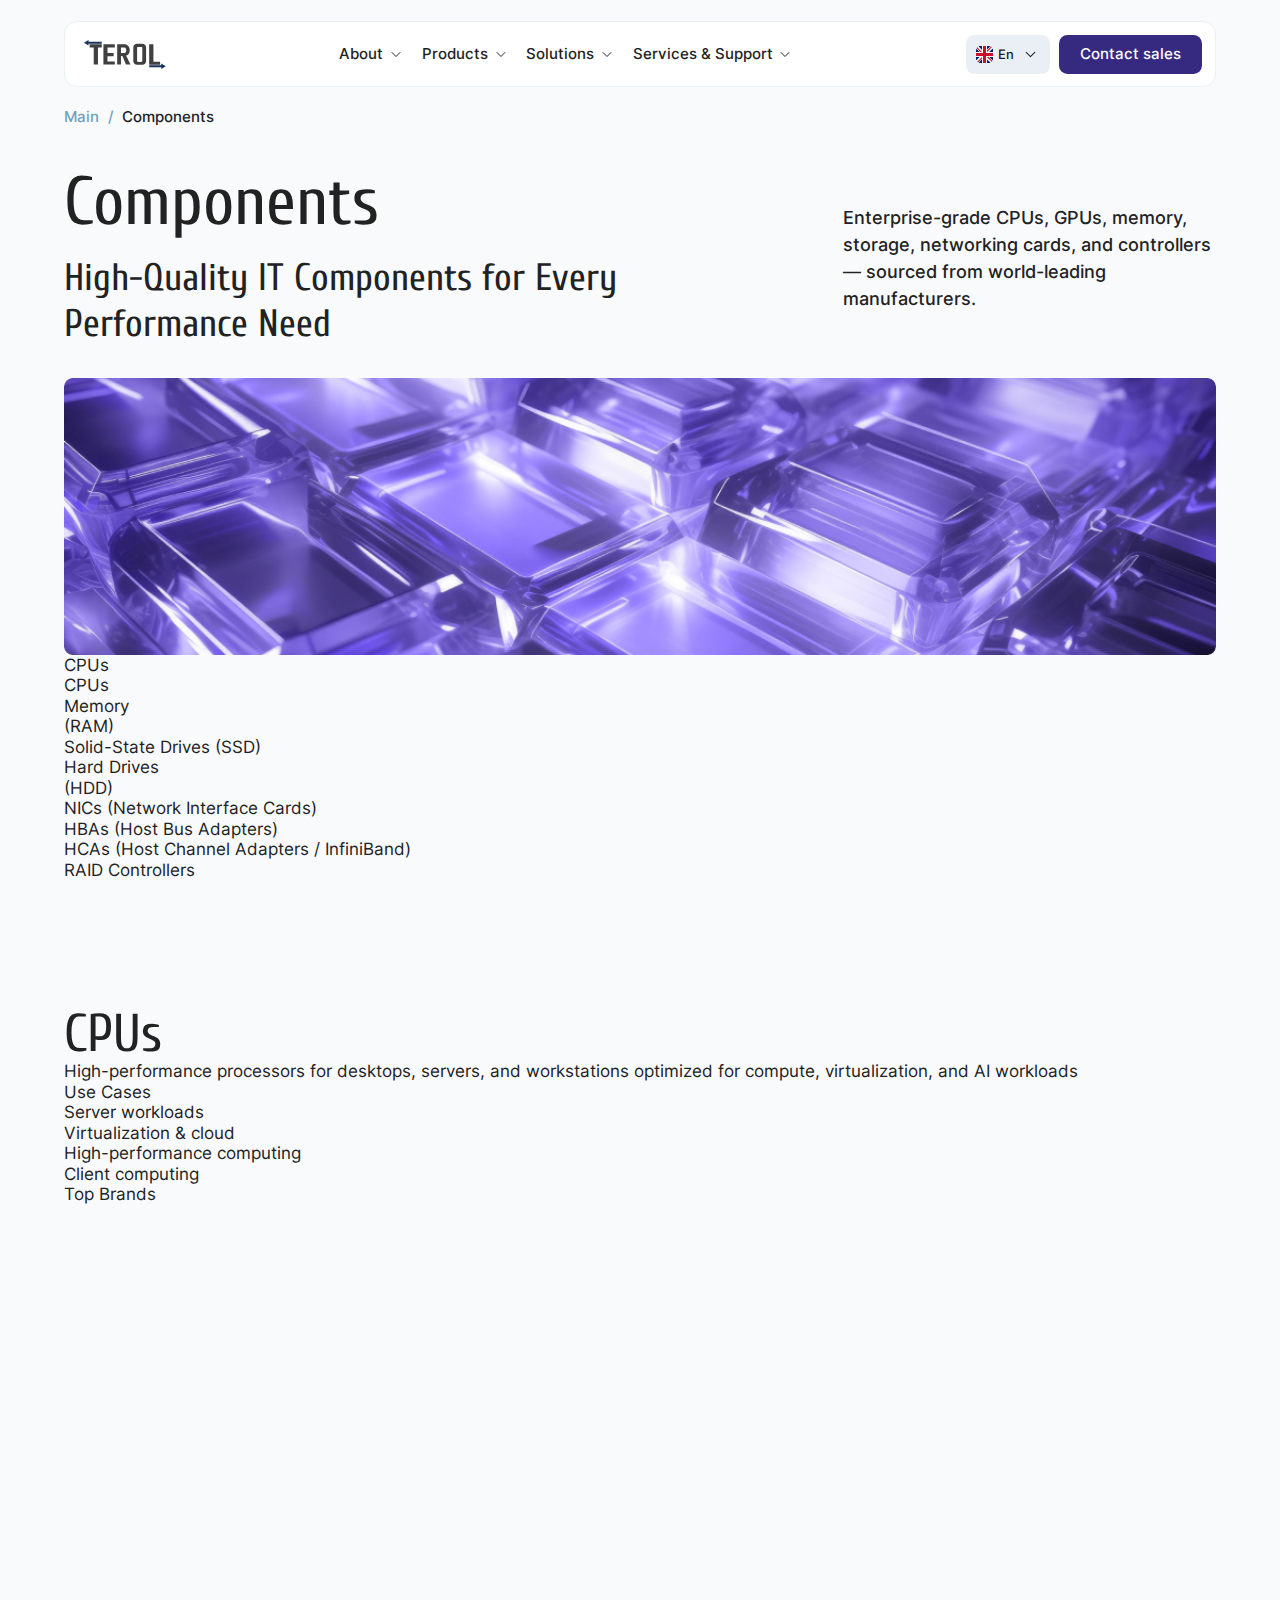
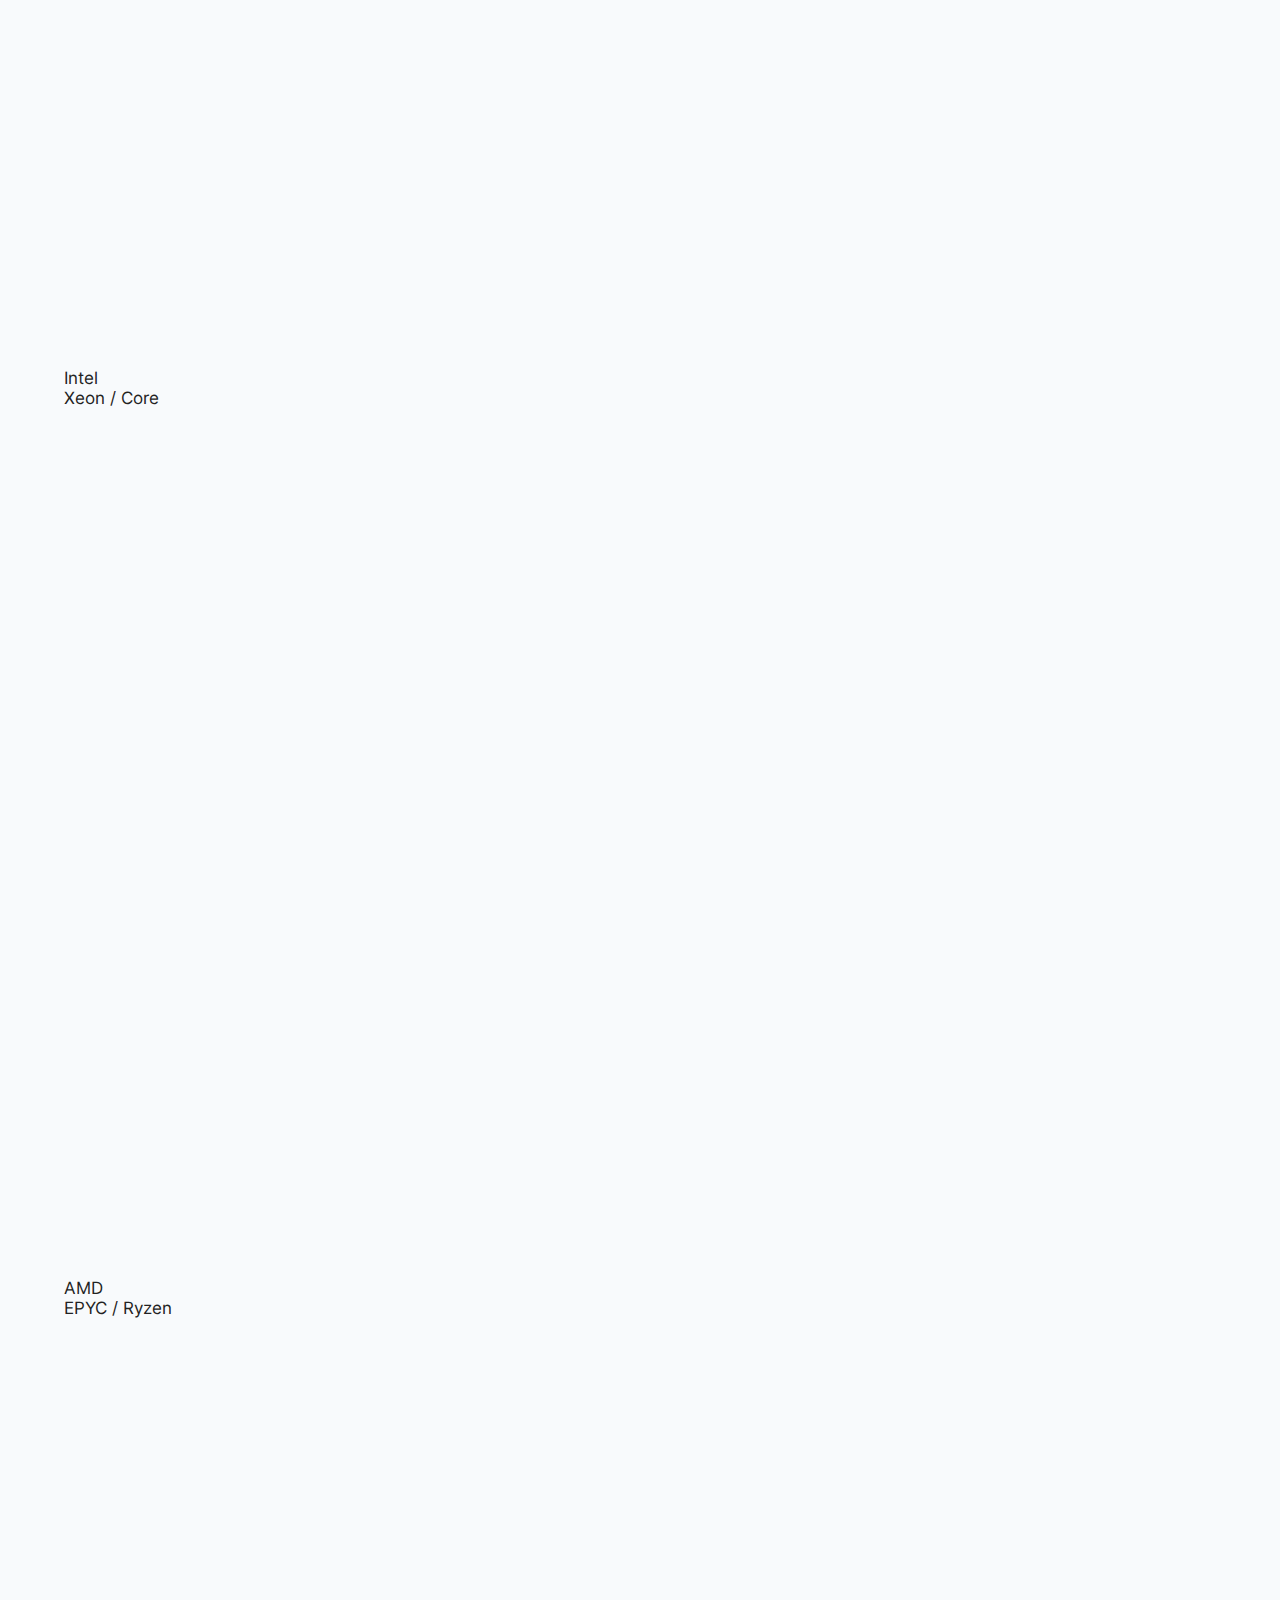
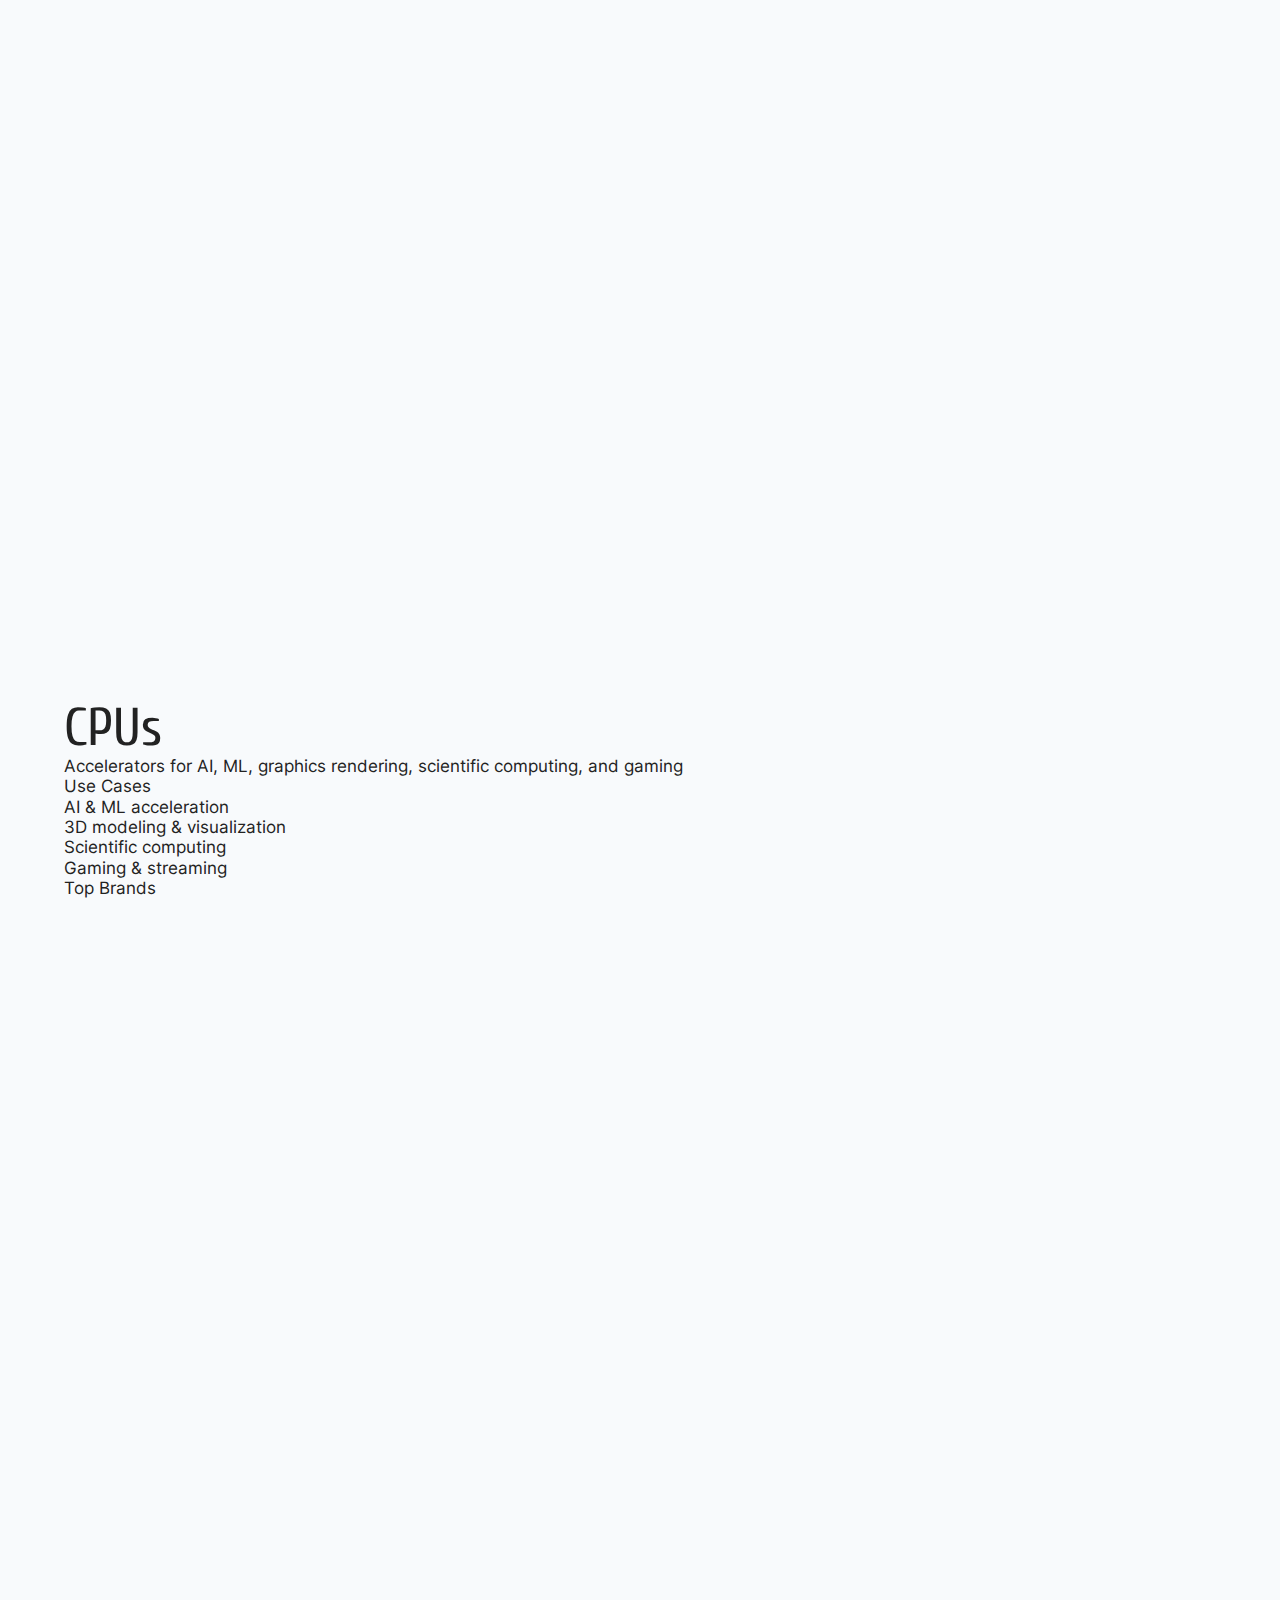
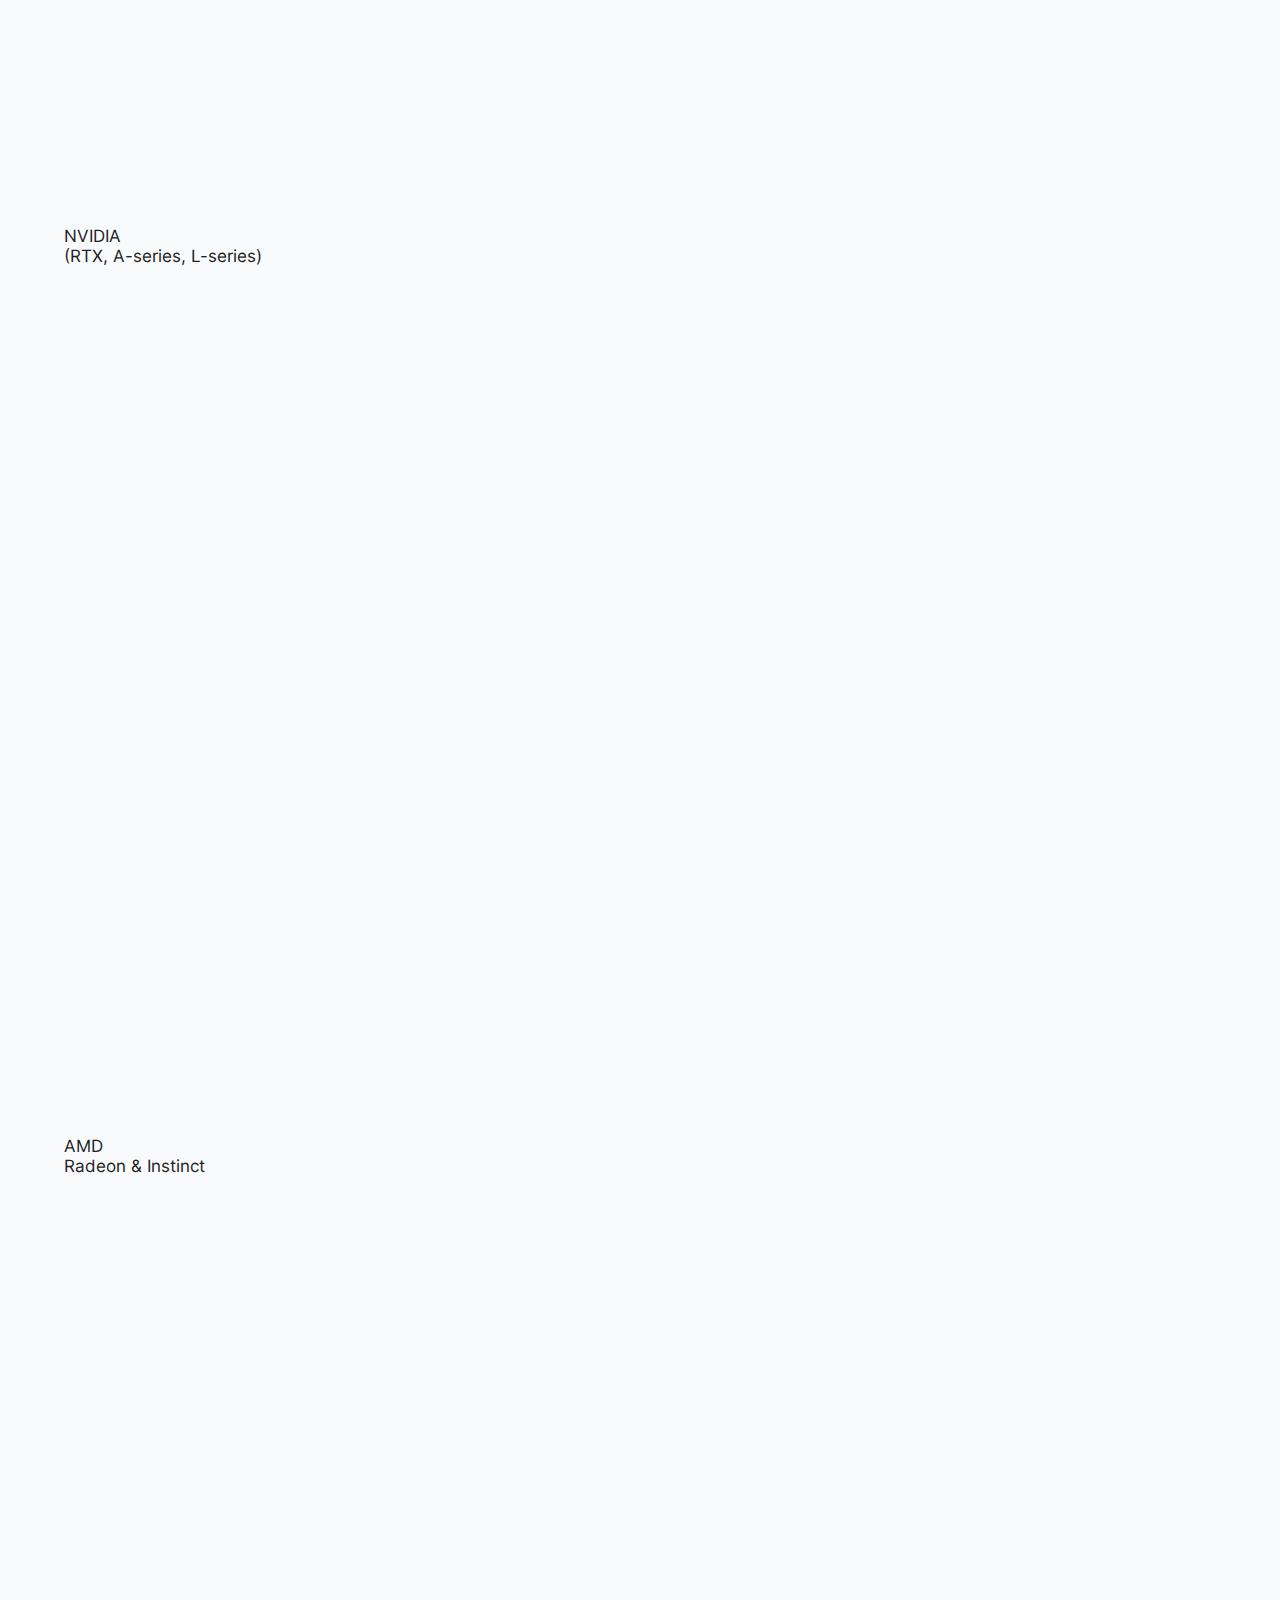
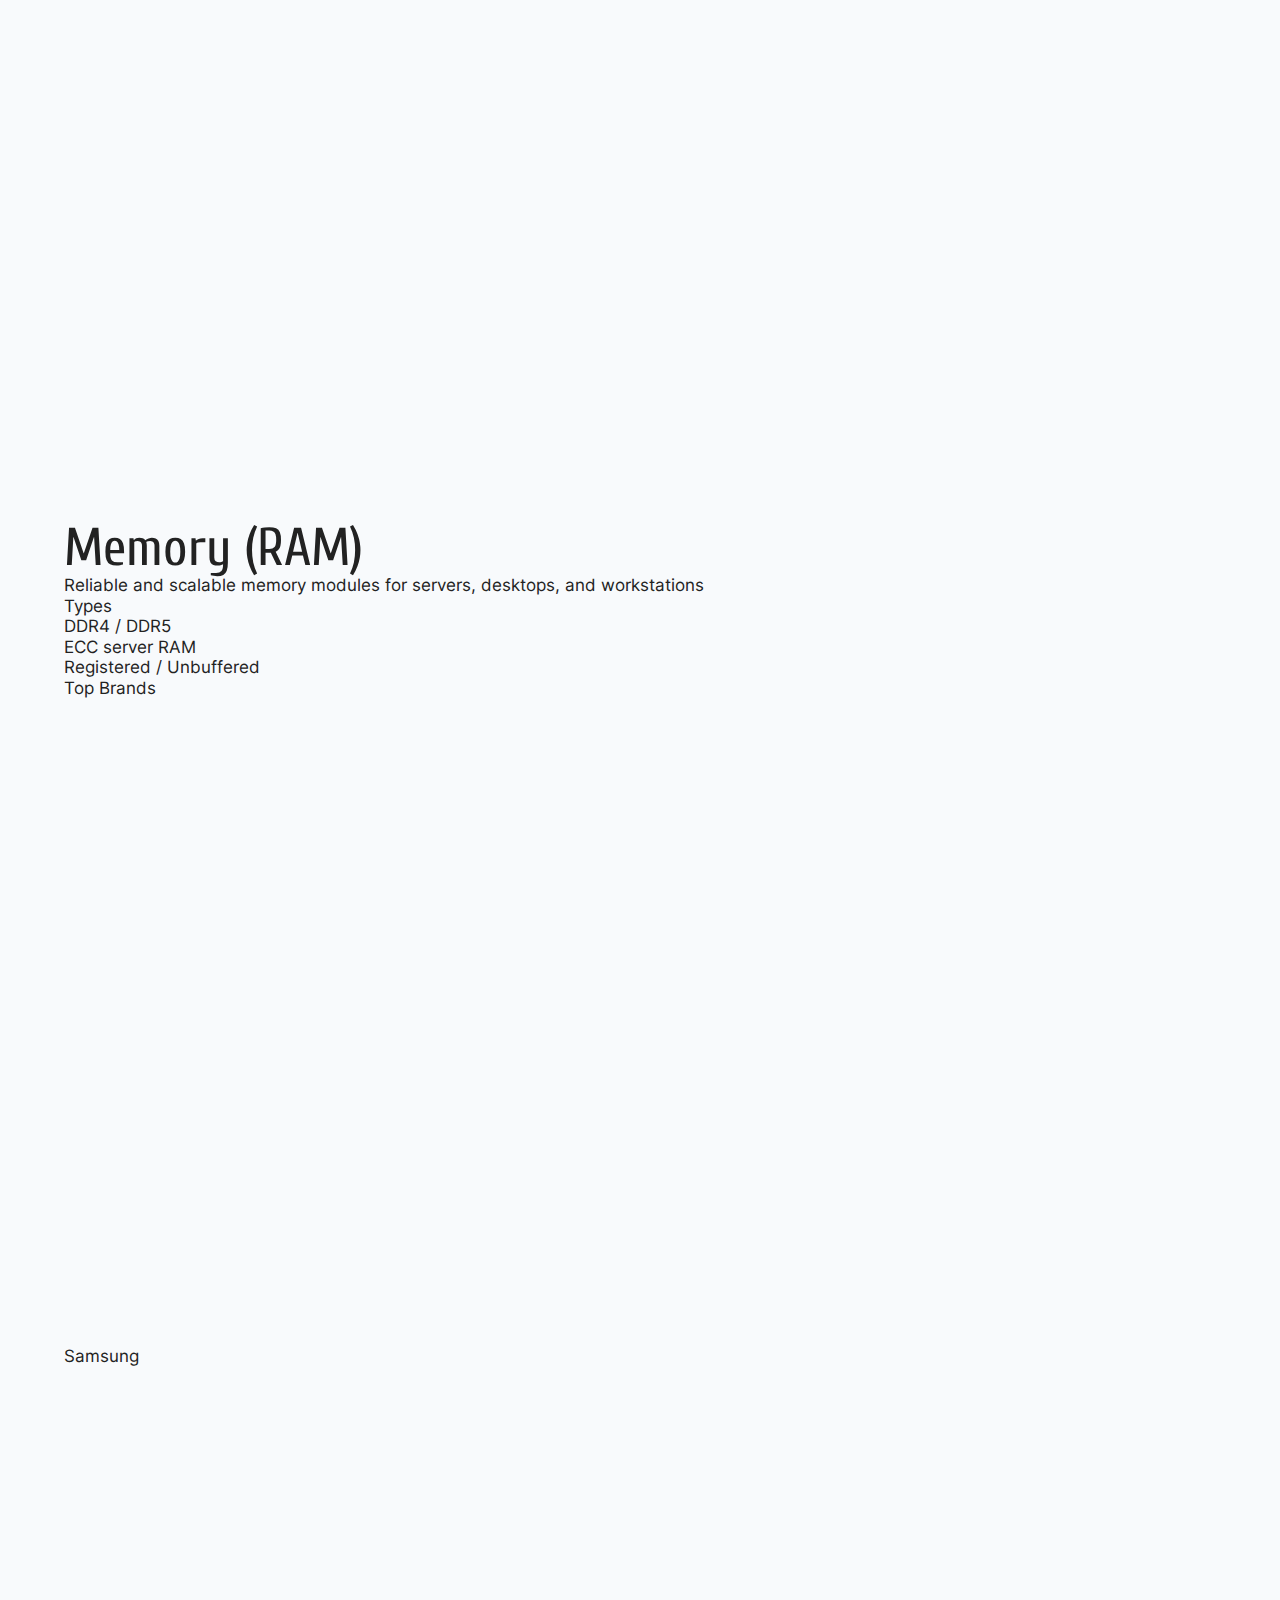
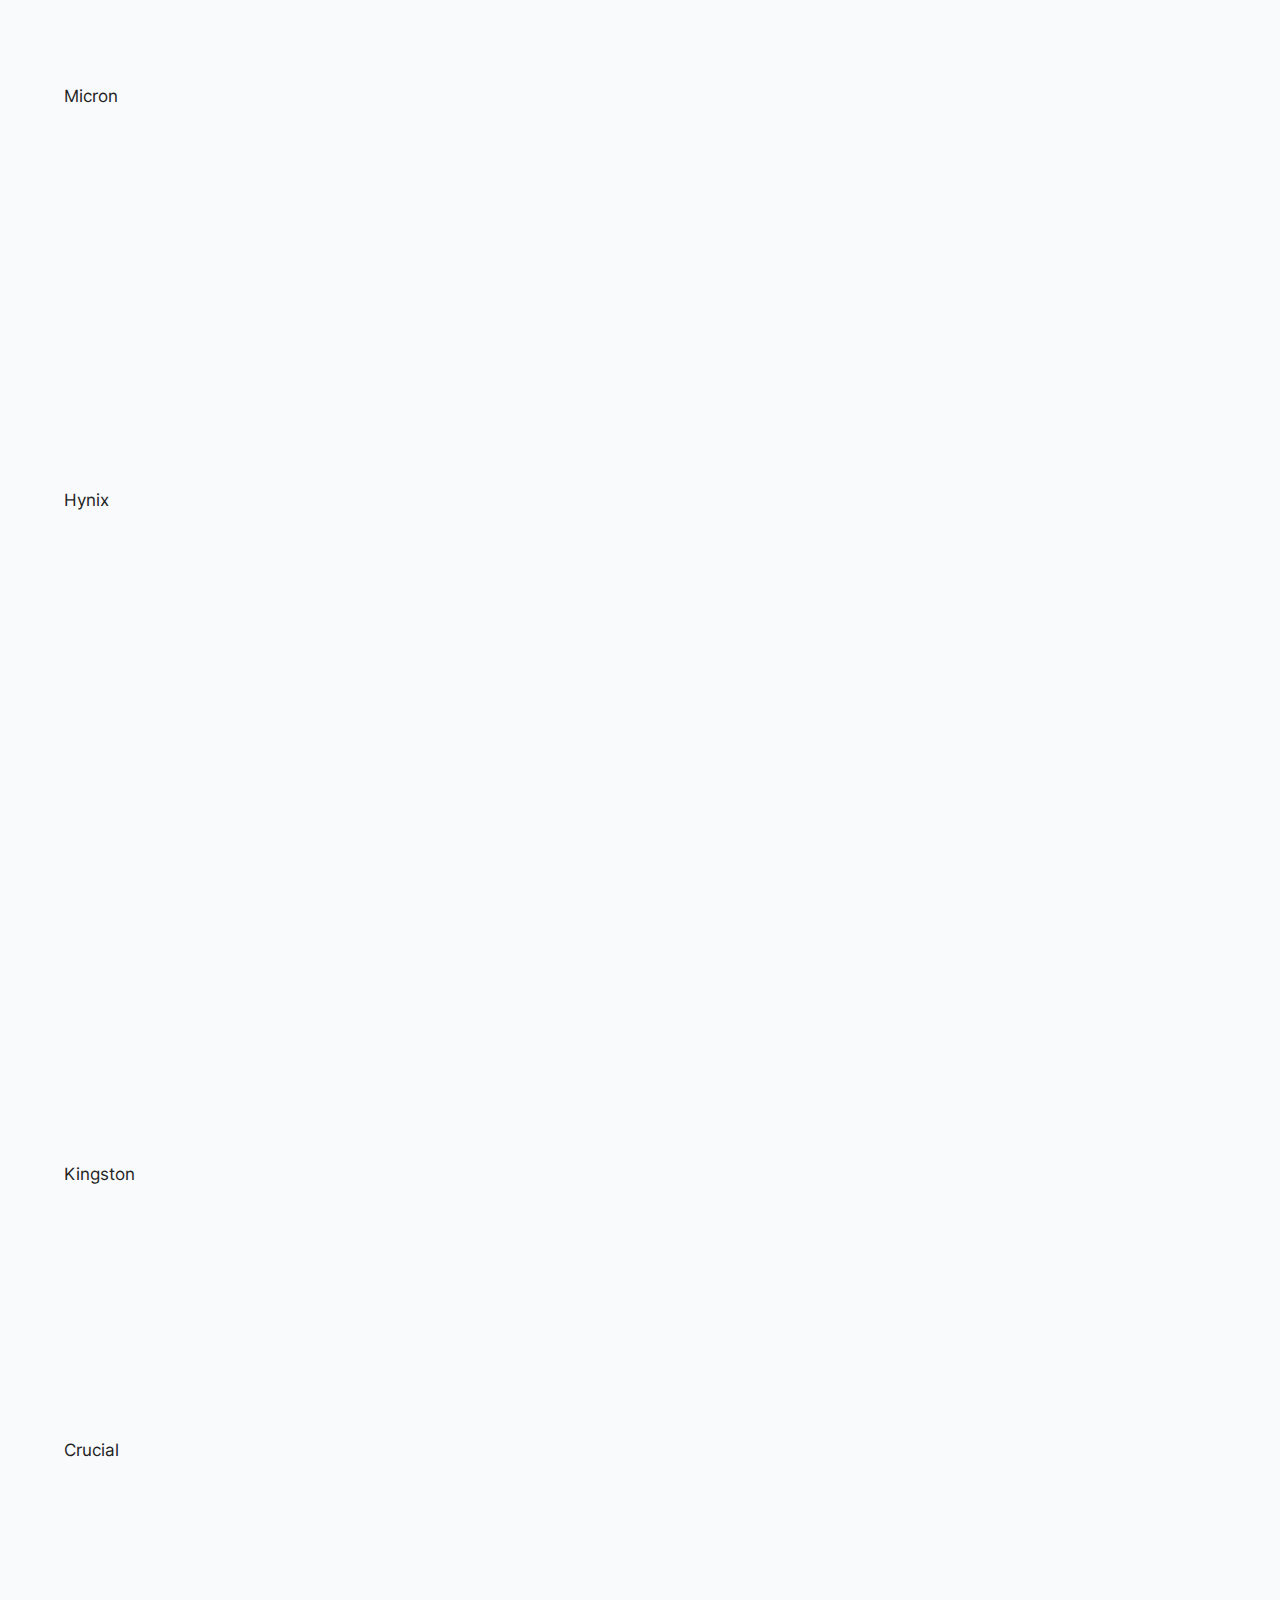
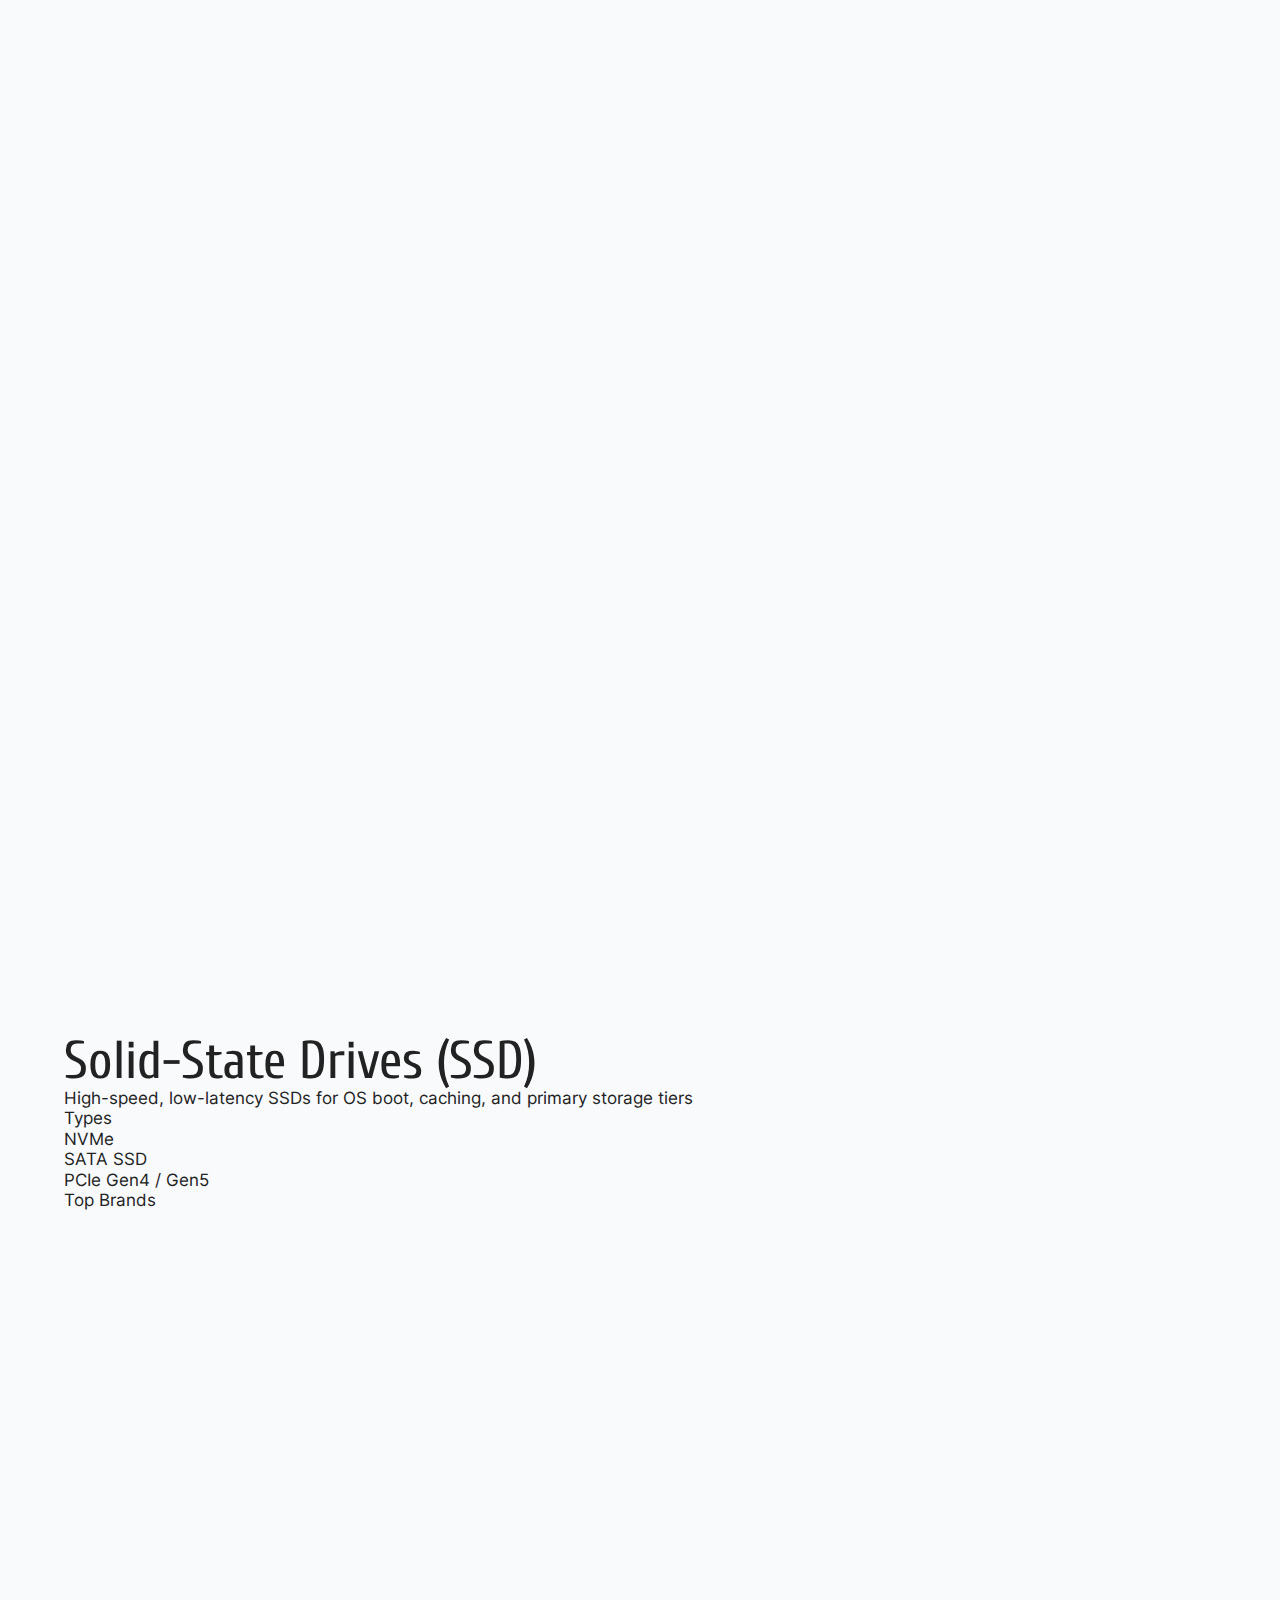
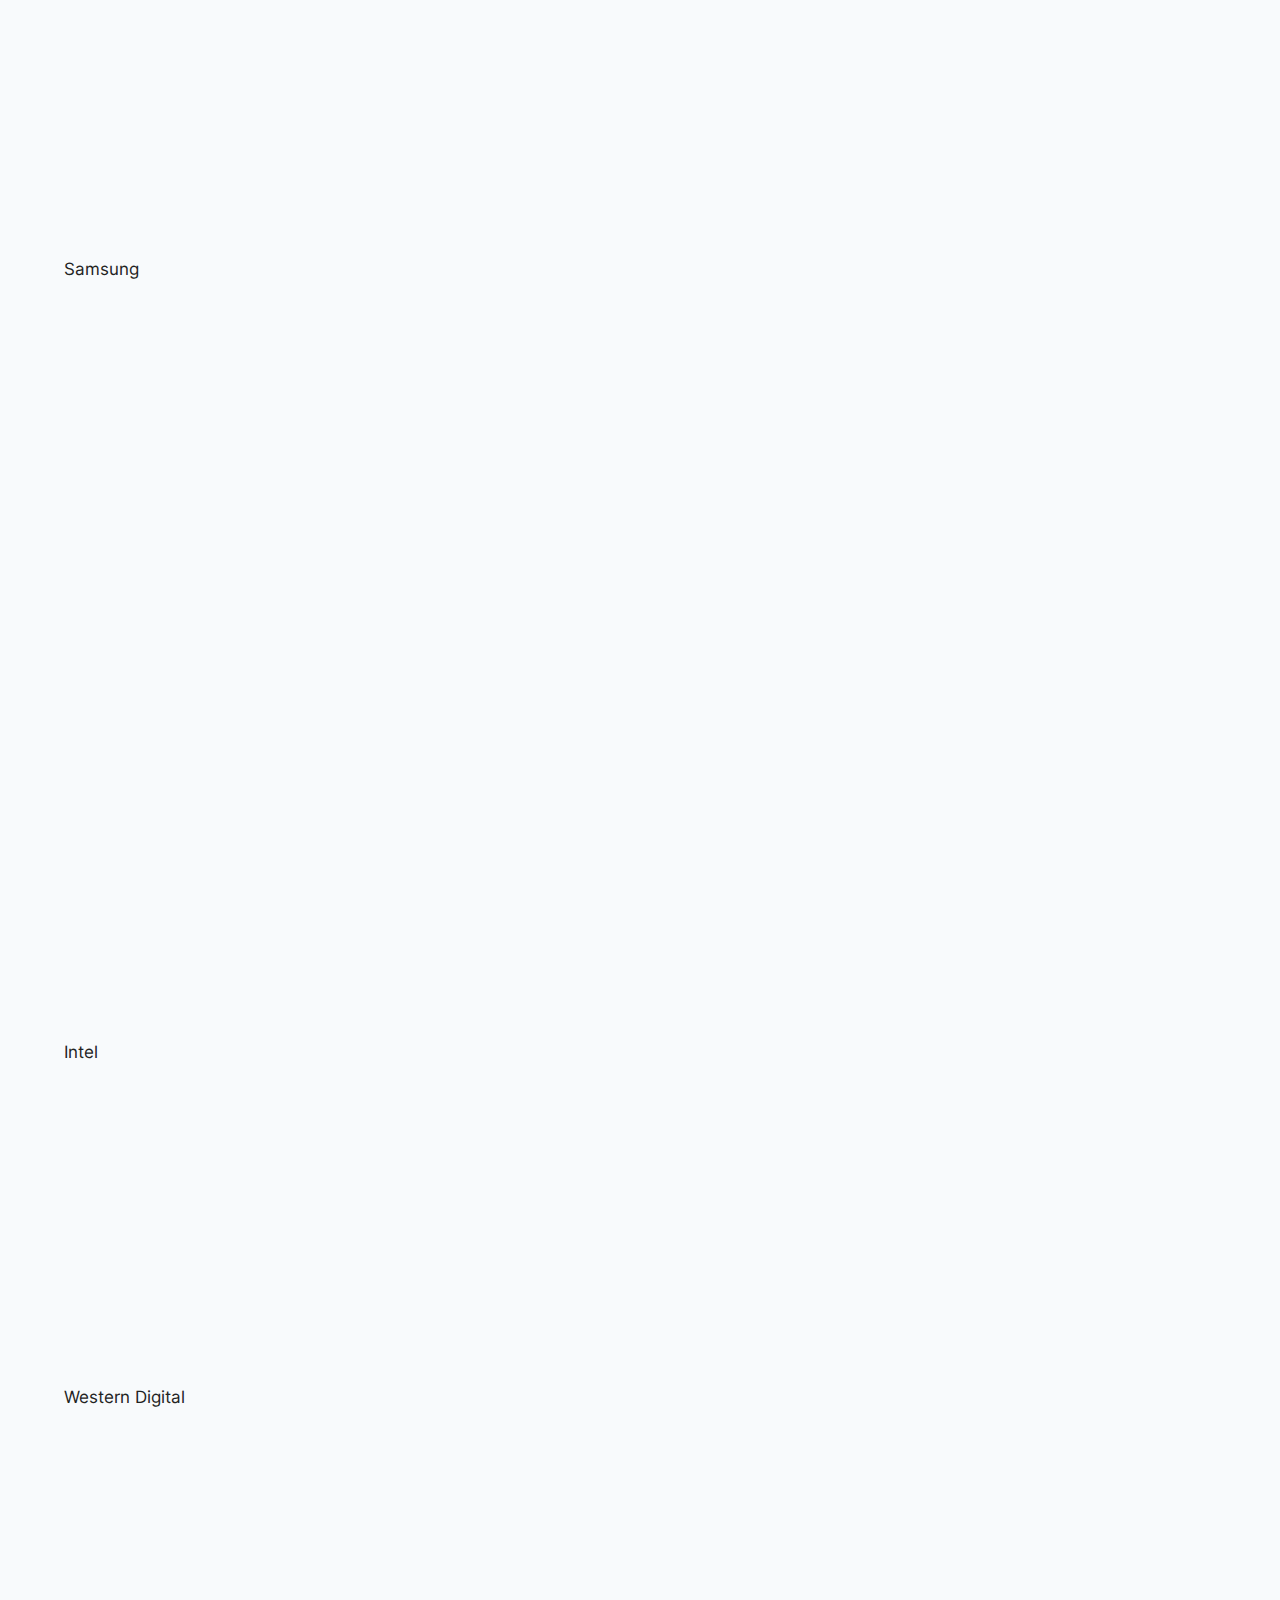
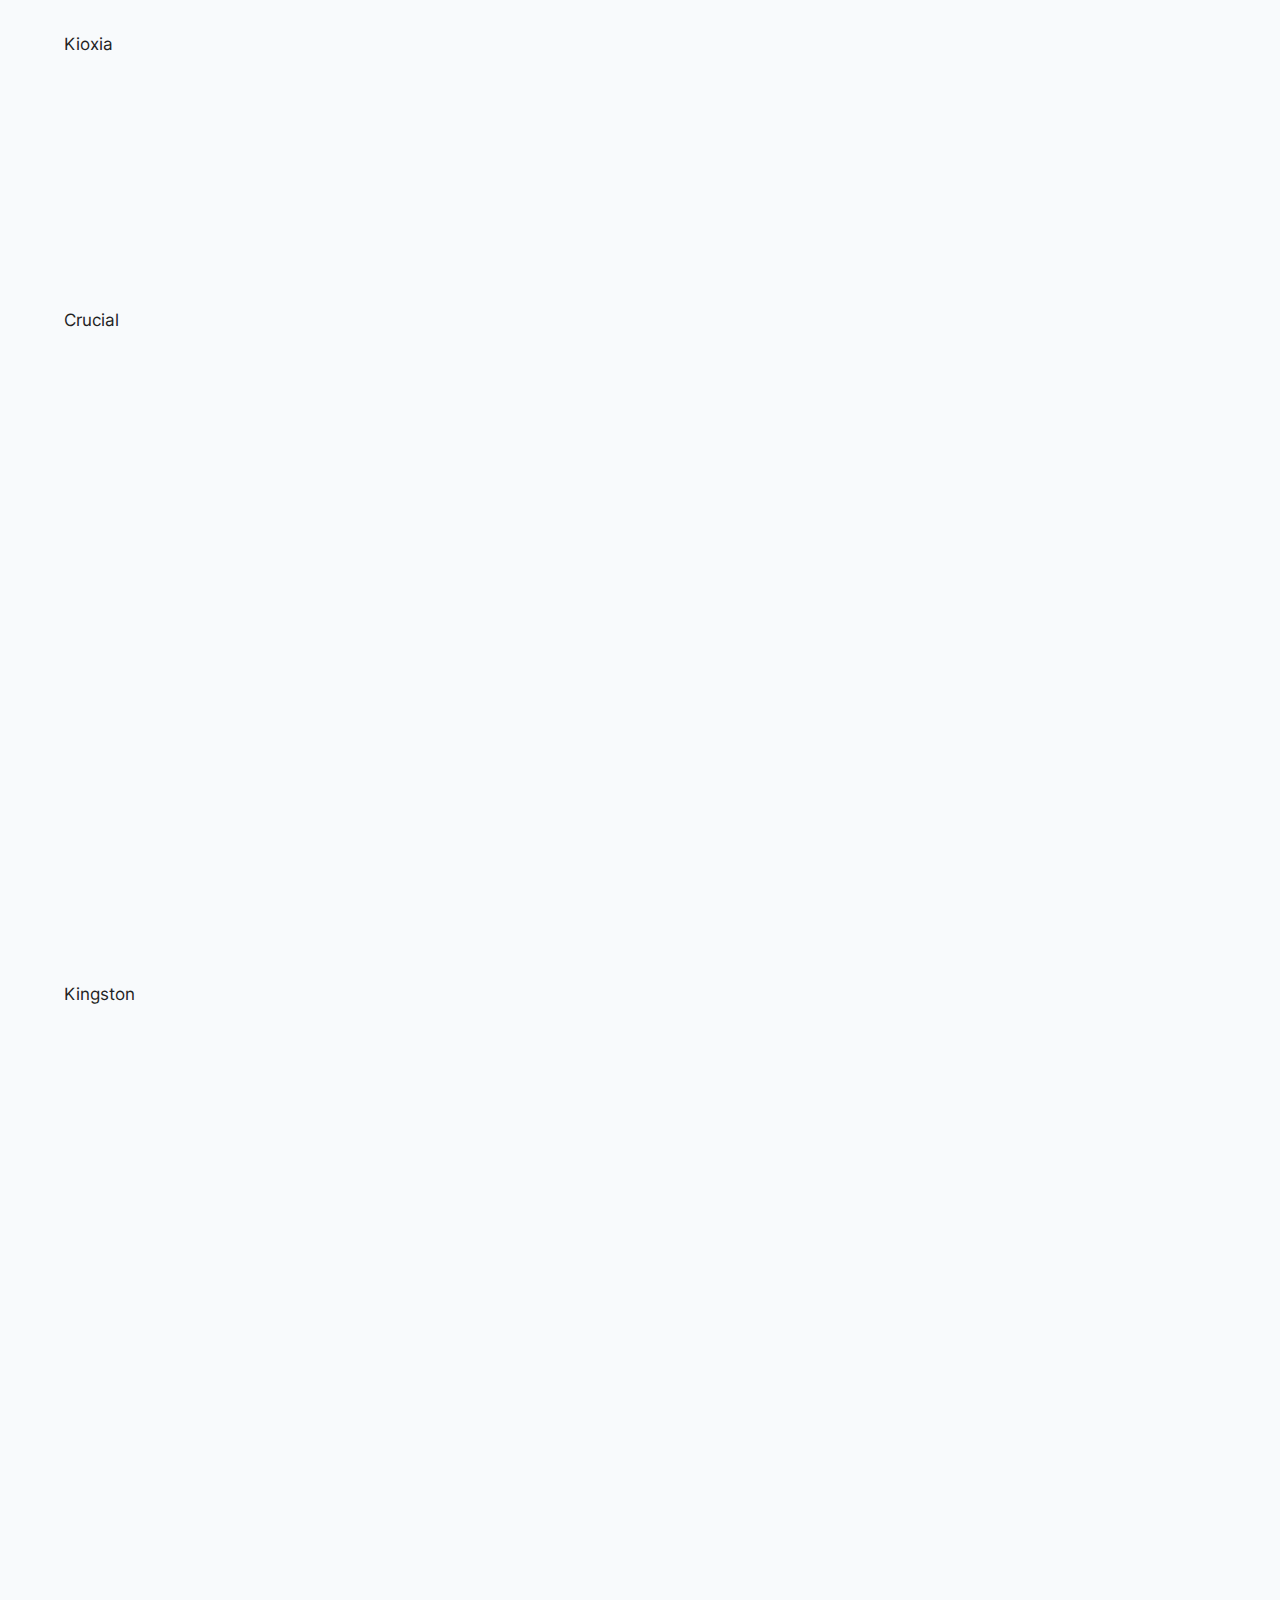
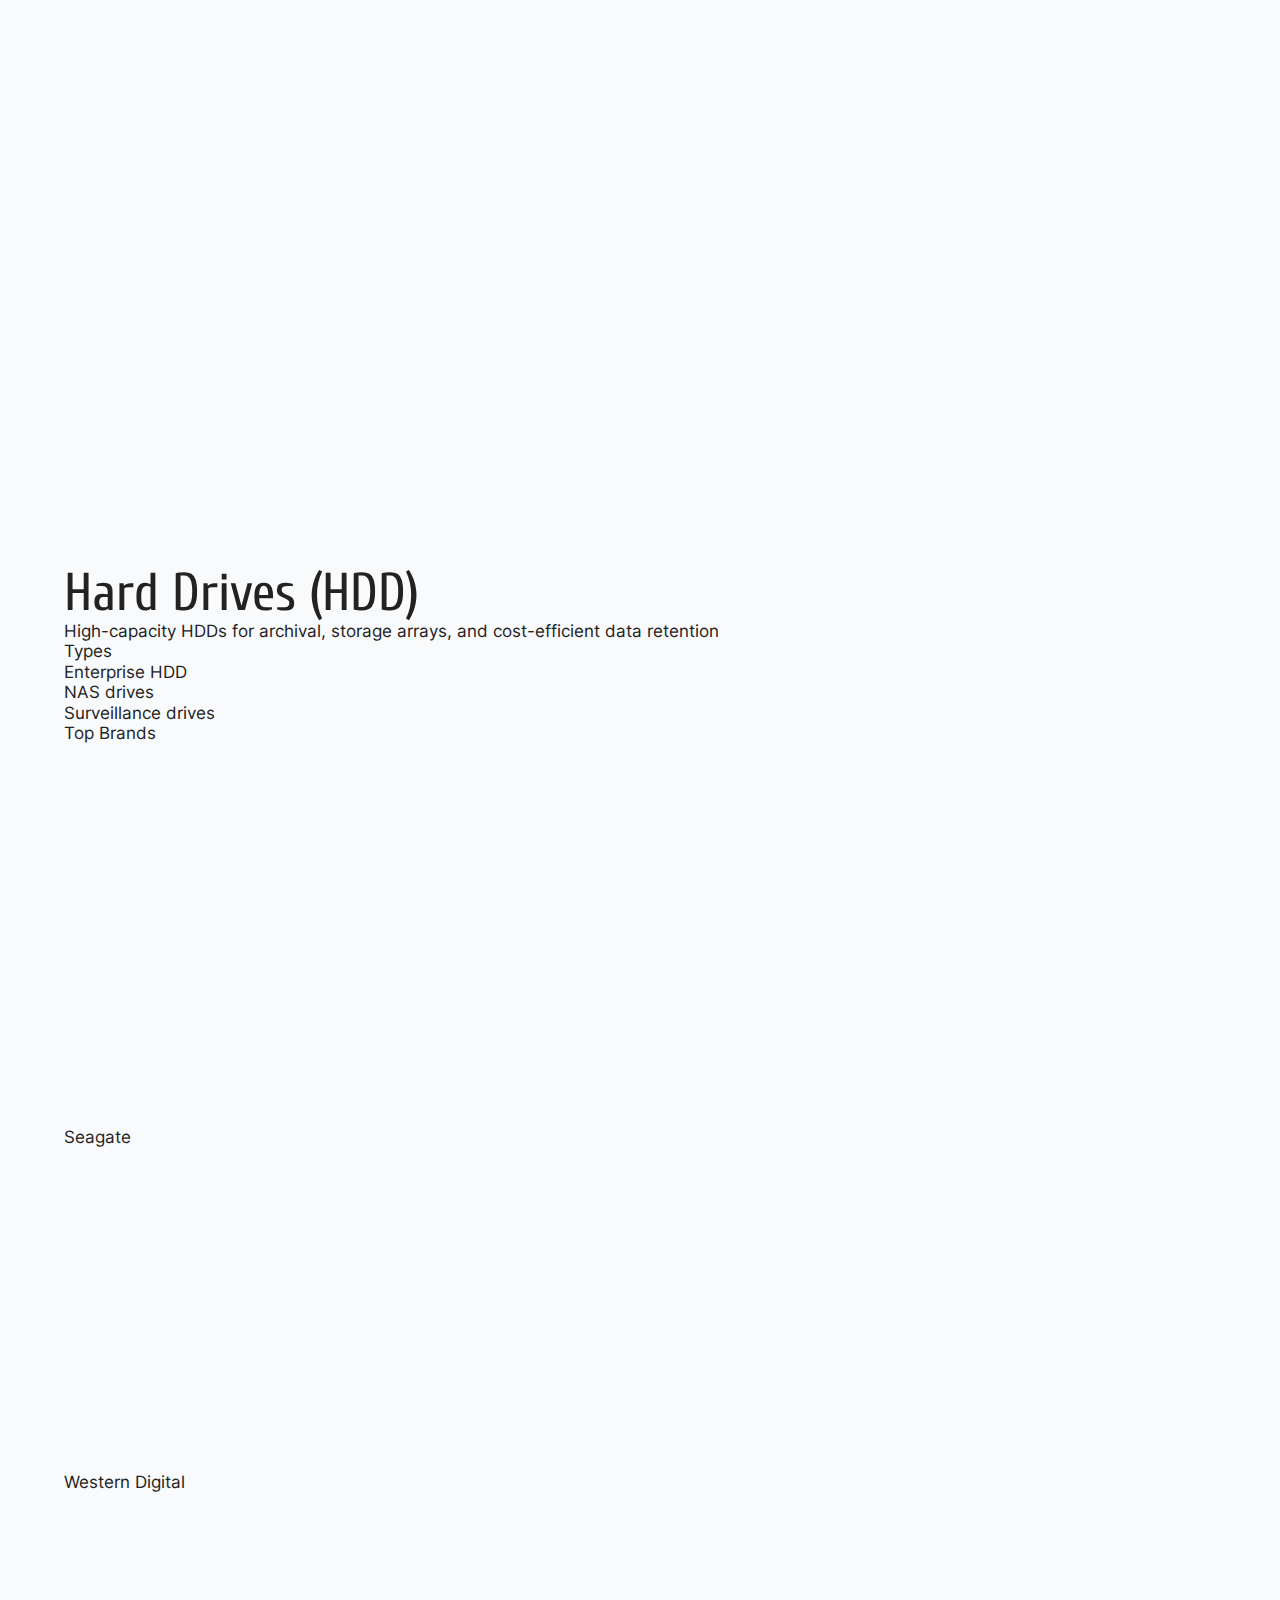
<file: components.html>
<!DOCTYPE html>
<html lang="en">
<head>
    <meta charset="UTF-8">
    <meta name="viewport" content="width=device-width, initial-scale=1.0">
    <title>Terol - Provider of IT Solutions</title>
    <meta name="description" content="Provider of the best IT solutions since 2023. We build reliable and scalable infrastructure for businesses.">

    <link rel="stylesheet" href="./libs/swiper/swiper-bundle.min.css">
    <link rel="stylesheet" href="./css/style.css">
</head>
<body>
    
    <header class="header">
        <div class="container">
            <div class="header__content">
                <a href="/" class="header__logo">
                    <img src="./img/logo.svg"  alt="Terol logo, go to homepage">
                </a>
                <div class="header__menu">
                    <nav class="header__nav">
                        <ul class="header__nav-list" aria-label="Main navigation">
                            <li class="header__nav-item with-sub">
                                <a href="#" class="header__nav-link" aria-haspopup="true" aria-expanded="false">About</a>
                                <ul class="header__nav-item-sub">
                                    <li class="header__nav-item-sub-item">
                                        <a href="#" class="header__nav-item-sub-link">Bussiness vision</a>
                                    </li>
                                    <li class="header__nav-item-sub-item">
                                        <a href="#" class="header__nav-item-sub-link">Contact us</a>
                                    </li>
                                    <li class="header__nav-item-sub-item">
                                        <a href="#" class="header__nav-item-sub-link">Careers</a>
                                    </li>
                                </ul>
                            </li>
                            <li class="header__nav-item with-sub">
                                <a href="#" class="header__nav-link" aria-haspopup="true" aria-expanded="false">Products</a>
                                <ul class="header__nav-item-sub">
                                    <li class="header__nav-item-sub-item">
                                        <a href="#" class="header__nav-item-sub-link">AI Inference Orchestration</a>
                                    </li>
                                    <li class="header__nav-item-sub-item">
                                        <a href="#" class="header__nav-item-sub-link">MLOps Platform</a>
                                    </li>
                                    <li class="header__nav-item-sub-item">
                                        <a href="#" class="header__nav-item-sub-link">Client Computing</a>
                                    </li>
                                    <li class="header__nav-item-sub-item">
                                        <a href="#" class="header__nav-item-sub-link">Servers & Storage</a>
                                    </li>
                                    <li class="header__nav-item-sub-item">
                                        <a href="#" class="header__nav-item-sub-link">Components</a>
                                    </li>
                                </ul>
                            </li>
                            <li class="header__nav-item with-sub">
                                <a href="#" class="header__nav-link" aria-haspopup="true" aria-expanded="false">Solutions</a>
                                <ul class="header__nav-item-sub">
                                    <li class="header__nav-item-sub-item">
                                        <a href="#" class="header__nav-item-sub-link">AI & ML</a>
                                    </li>
                                    <li class="header__nav-item-sub-item">
                                        <a href="#" class="header__nav-item-sub-link">Cybersecurity</a>
                                    </li>
                                    <li class="header__nav-item-sub-item">
                                        <a href="#" class="header__nav-item-sub-link">Backup & DR</a>
                                    </li>
                                    <li class="header__nav-item-sub-item">
                                        <a href="#" class="header__nav-item-sub-link">Gaming</a>
                                    </li>
                                    <li class="header__nav-item-sub-item">
                                        <a href="#" class="header__nav-item-sub-link">Sustainability Solutions</a>
                                    </li>
                                </ul>
                            </li>
                            <li class="header__nav-item with-sub">
                                <a href="#" class="header__nav-link" aria-haspopup="true" aria-expanded="false">Services & Support</a>
                                <ul class="header__nav-item-sub">
                                    <li class="header__nav-item-sub-item">
                                        <a href="#" class="header__nav-item-sub-link">Technical Services</a>
                                    </li>
                                    <li class="header__nav-item-sub-item">
                                        <a href="#" class="header__nav-item-sub-link">Advanced Services</a>
                                    </li>
                                    <li class="header__nav-item-sub-item">
                                        <a href="#" class="header__nav-item-sub-link">Training and Education</a>
                                    </li>
                                    <li class="header__nav-item-sub-item">
                                        <a href="#" class="header__nav-item-sub-link">Support center</a>
                                    </li>
                                </ul>
                            </li>
                        </ul>
                    </nav>
                    <div class="header__lang lang">
                        <button class="lang__head" type="button" aria-haspopup="true" aria-expanded="false" aria-controls="lang-menu" aria-label="Language selector, current language: English">
                            <div class="lang__head-content">
                                <div class="lang__head-flag">
                                    <img src="./img/GB.png"  alt="Flag of the United Kingdom">
                                </div>
                                <div class="lang__head-name">En</div>
                            </div>
                        </button>
                        <ul class="lang__body" id="lang-menu" role="menu">
                            <li role="none">
                                <a href="" class="lang__item" role="menuitem">
                                    <div class="lang__item-flag">
                                        <img src="./img/Thailand.png" alt="Flag of Thailand">
                                    </div>
                                    <div class="lang__item-name">Th</div>
                                </a>
                            </li>
                        </ul>
                    </div>
                </div>
                <a href="#feedback" class="header__btn btn btn-purple popup-open">
                    <span>Contact sales</span>
                </a>
                <button class="header__burger" type="button" aria-label="Open navigation menu" aria-expanded="false" aria-controls="mobile-menu-id">
                </button>
            </div>
        </div>
    </header>

    <main class="main">

        <section class="breadcrumbs">
			<div class="container">
				<div class="breadcrumbs__list">
					<a href="/" class="breadcrumbs__item">Main</a>
					<span class="breadcrumbs__text">Components</span>
				</div>
			</div>
		</section>

        <section class="page-hero">
            <div class="container">
                <div class="page-hero__content">
                    <div class="page-hero__top">
                        <div class="page-hero__top-left">
                            <h1 class="page-hero__title">Components</h1>
                            <div class="page-hero__descr">
                               High-Quality IT Components for Every Performance Need
                            </div>
                        </div>
                        <div class="page-hero__top-text w-70">
                            <p>
                                Enterprise-grade CPUs, GPUs, memory, storage, networking cards, and controllers — sourced from world-leading manufacturers.
                            </p>
                        </div>
                    </div>
                    <div class="page-hero__img">
                        <picture class="lozad" data-iesrc="./img/page-hero-11.jpg" data-alt="">
                            <source srcset="./img/page-hero-11.jpg" media="(min-width: 768px)">
                            <source srcset="./img/page-hero-11.jpg" media="(min-width: 0px)">
                        </picture>
                    </div>
                </div>
                <div class="page-hero__items col-5">
                        <a href="#cpu" class="page-hero__items-el js-anchor">
                            <div class="page-hero__items-el-title">CPUs</div>
                            <div class="page-hero__items-el-arrow"></div>
                        </a>
                        <a href="#cpu2" class="page-hero__items-el js-anchor">
                            <div class="page-hero__items-el-title">CPUs</div>
                            <div class="page-hero__items-el-arrow"></div>
                        </a>
                        <a href="#memory" class="page-hero__items-el js-anchor">
                            <div class="page-hero__items-el-title">Memory <br>(RAM)</div>
                            <div class="page-hero__items-el-arrow"></div>
                        </a>
                        <a href="#solid-state" class="page-hero__items-el js-anchor">
                            <div class="page-hero__items-el-title">Solid-State Drives (SSD)</div>
                            <div class="page-hero__items-el-arrow"></div>
                        </a>
                        <a href="#hard-drives" class="page-hero__items-el js-anchor">
                            <div class="page-hero__items-el-title">Hard Drives <br>(HDD)</div>
                            <div class="page-hero__items-el-arrow"></div>
                        </a>
                        <a href="#nic" class="page-hero__items-el js-anchor">
                            <div class="page-hero__items-el-title">NICs (Network Interface Cards)</div>
                            <div class="page-hero__items-el-arrow"></div>
                        </a>
                        <a href="#hba" class="page-hero__items-el js-anchor">
                            <div class="page-hero__items-el-title">HBAs (Host Bus Adapters)</div>
                            <div class="page-hero__items-el-arrow"></div>
                        </a>
                        <a href="#hca" class="page-hero__items-el js-anchor">
                            <div class="page-hero__items-el-title">HCAs (Host Channel Adapters / InfiniBand)</div>
                            <div class="page-hero__items-el-arrow"></div>
                        </a>
                        <a href="#raid" class="page-hero__items-el js-anchor">
                            <div class="page-hero__items-el-title">RAID Controllers</div>
                            <div class="page-hero__items-el-arrow"></div>
                        </a>
                </div>
            </div>
        </section>

        <section class="info-block">
            <div class="container">
                <div class="info-block__content">

                    <div id="cpu" class="info-block__item">
                        <div class="info-block__item-info">
                            <h2 class="info-block__item-title title">CPUs</h2>
                            <div class="info-block__item-descr">High-performance processors for desktops, servers, and workstations optimized for compute, virtualization, and AI workloads</div>
                            <div>
                                <h3 class="info-block__item-sub-title">Use Cases</h3>
                                <div class="info-block__item-dots-list mt-auto">
                                    <div class="info-block__item-dots-list-item with-border">Server workloads</div>
                                    <div class="info-block__item-dots-list-item with-border">Virtualization & cloud</div>
                                    <div class="info-block__item-dots-list-item with-border">High-performance computing</div>
                                    <div class="info-block__item-dots-list-item with-border">Client computing</div>
                                </div>
                            </div>
                            <div class="info-block__item-grid">
                                <h3 class="info-block__item-sub-title">Top Brands</h3>
                                <div class="info-block__item-grid-content">
                                    <div class="info-block__item-grid-item">
                                        <div class="info-block__item-grid-item-icon is-logo">
                                            <img src="./img/partner-41.png" alt="" class="lozad">
                                        </div>
                                        <div class="info-block__item-grid-item-text">Intel <br>Xeon / Core</div>
                                    </div>
                                    <div class="info-block__item-grid-item">
                                        <div class="info-block__item-grid-item-icon is-logo">
                                            <img src="./img/partner-40.png" alt="" class="lozad">
                                        </div>
                                        <div class="info-block__item-grid-item-text">AMD <br>EPYC / Ryzen</div>
                                    </div>
                                </div>
                            </div>
                        </div>
                        <div class="info-block__item-side with-img">
                            <img src="./img/info-block-item-side-1.jpg" alt="" class="lozad">
                        </div>
                    </div>

                    <div id="cpu2" class="info-block__item">
                        <div class="info-block__item-info">
                            <h2 class="info-block__item-title title">CPUs</h2>
                            <div class="info-block__item-descr">Accelerators for AI, ML, graphics rendering, scientific computing, and gaming</div>
                            <div>
                                <h3 class="info-block__item-sub-title">Use Cases</h3>
                                <div class="info-block__item-dots-list mt-auto">
                                    <div class="info-block__item-dots-list-item with-border">AI & ML acceleration</div>
                                    <div class="info-block__item-dots-list-item with-border">3D modeling & visualization</div>
                                    <div class="info-block__item-dots-list-item with-border">Scientific computing</div>
                                    <div class="info-block__item-dots-list-item with-border">Gaming & streaming</div>
                                </div>
                            </div>
                            <div class="info-block__item-grid">
                                <h3 class="info-block__item-sub-title">Top Brands</h3>
                                <div class="info-block__item-grid-content">
                                    <div class="info-block__item-grid-item">
                                        <div class="info-block__item-grid-item-icon is-logo">
                                            <img src="./img/partner-39.png" alt="" class="lozad">
                                        </div>
                                        <div class="info-block__item-grid-item-text">NVIDIA <br>(RTX, A-series, L-series)</div>
                                    </div>
                                    <div class="info-block__item-grid-item">
                                        <div class="info-block__item-grid-item-icon is-logo">
                                            <img src="./img/partner-40.png" alt="" class="lozad">
                                        </div>
                                        <div class="info-block__item-grid-item-text">AMD <br>Radeon & Instinct</div>
                                    </div>
                                </div>
                            </div>
                        </div>
                        <div class="info-block__item-side with-img">
                            <img src="./img/info-block-item-side-2.jpg" alt="" class="lozad">
                        </div>
                    </div>

                    <div id="memory" class="info-block__item">
                        <div class="info-block__item-info">
                            <h2 class="info-block__item-title title">Memory (RAM)</h2>
                            <div class="info-block__item-descr">Reliable and scalable memory modules for servers, desktops, and workstations</div>
                            <div>
                                <h3 class="info-block__item-sub-title">Types</h3>
                                <div class="info-block__item-dots-list mt-auto">
                                    <div class="info-block__item-dots-list-item with-border">DDR4 / DDR5</div>
                                    <div class="info-block__item-dots-list-item with-border">ECC server RAM</div>
                                    <div class="info-block__item-dots-list-item with-border">Registered / Unbuffered</div>
                                </div>
                            </div>
                            <div class="info-block__item-grid">
                                <h3 class="info-block__item-sub-title">Top Brands</h3>
                                <div class="info-block__item-grid-content">
                                    <div class="info-block__item-grid-item">
                                        <div class="info-block__item-grid-item-icon is-logo">
                                            <img src="./img/partner-14.png" alt="" class="lozad">
                                        </div>
                                        <div class="info-block__item-grid-item-text">Samsung</div>
                                    </div>
                                    <div class="info-block__item-grid-item">
                                        <div class="info-block__item-grid-item-icon is-logo">
                                            <img src="./img/partner-35.png" alt="" class="lozad">
                                        </div>
                                        <div class="info-block__item-grid-item-text">Micron</div>
                                    </div>
                                    <div class="info-block__item-grid-item">
                                        <div class="info-block__item-grid-item-icon is-logo">
                                            <img src="./img/partner-36.png" alt="" class="lozad">
                                        </div>
                                        <div class="info-block__item-grid-item-text">Hynix</div>
                                    </div>
                                    <div class="info-block__item-grid-item">
                                        <div class="info-block__item-grid-item-icon is-logo">
                                            <img src="./img/partner-37.png" alt="" class="lozad">
                                        </div>
                                        <div class="info-block__item-grid-item-text">Kingston</div>
                                    </div>
                                    <div class="info-block__item-grid-item">
                                        <div class="info-block__item-grid-item-icon is-logo">
                                            <img src="./img/partner-38.png" alt="" class="lozad">
                                        </div>
                                        <div class="info-block__item-grid-item-text">Crucial</div>
                                    </div>
                                </div>
                            </div>
                        </div>
                        <div class="info-block__item-side with-img">
                            <img src="./img/info-block-item-side-3.jpg" alt="" class="lozad">
                        </div>
                    </div>

                    <div id="solid-state"  class="info-block__item">
                        <div class="info-block__item-info">
                            <h2 class="info-block__item-title title">Solid-State Drives (SSD)</h2>
                            <div class="info-block__item-descr">High-speed, low-latency SSDs for OS boot, caching, and primary storage tiers</div>
                            <div>
                                <h3 class="info-block__item-sub-title">Types</h3>
                                <div class="info-block__item-dots-list mt-auto">
                                    <div class="info-block__item-dots-list-item with-border">NVMe</div>
                                    <div class="info-block__item-dots-list-item with-border">SATA SSD</div>
                                    <div class="info-block__item-dots-list-item with-border">PCIe Gen4 / Gen5</div>
                                </div>
                            </div>
                            <div class="info-block__item-grid">
                                <h3 class="info-block__item-sub-title">Top Brands</h3>
                                <div class="info-block__item-grid-content">
                                    <div class="info-block__item-grid-item">
                                        <div class="info-block__item-grid-item-icon is-logo">
                                            <img src="./img/partner-14.png" alt="" class="lozad">
                                        </div>
                                        <div class="info-block__item-grid-item-text">Samsung</div>
                                    </div>
                                    <div class="info-block__item-grid-item">
                                        <div class="info-block__item-grid-item-icon is-logo">
                                            <img src="./img/partner-41.png" alt="" class="lozad">
                                        </div>
                                        <div class="info-block__item-grid-item-text">Intel</div>
                                    </div>
                                    <div class="info-block__item-grid-item">
                                        <div class="info-block__item-grid-item-icon is-logo">
                                            <img src="./img/partner-42.png" alt="" class="lozad">
                                        </div>
                                        <div class="info-block__item-grid-item-text">Western Digital</div>
                                    </div>
                                    <div class="info-block__item-grid-item">
                                        <div class="info-block__item-grid-item-icon is-logo">
                                            <img src="./img/partner-43.png" alt="" class="lozad">
                                        </div>
                                        <div class="info-block__item-grid-item-text">Kioxia</div>
                                    </div>
                                    <div class="info-block__item-grid-item">
                                        <div class="info-block__item-grid-item-icon is-logo">
                                            <img src="./img/partner-38.png" alt="" class="lozad">
                                        </div>
                                        <div class="info-block__item-grid-item-text">Crucial</div>
                                    </div>
                                    <div class="info-block__item-grid-item">
                                        <div class="info-block__item-grid-item-icon is-logo">
                                            <img src="./img/partner-37.png" alt="" class="lozad">
                                        </div>
                                        <div class="info-block__item-grid-item-text">Kingston</div>
                                    </div>
                                </div>
                            </div>
                        </div>
                        <div class="info-block__item-side with-img">
                            <img src="./img/info-block-item-side-4.jpg" alt="" class="lozad">
                        </div>
                    </div>

                    <div id="hard-drives" class="info-block__item">
                        <div class="info-block__item-info">
                            <h2 class="info-block__item-title title">Hard Drives (HDD)</h2>
                            <div class="info-block__item-descr">High-capacity HDDs for archival, storage arrays, and cost-efficient data retention</div>
                            <div>
                                <h3 class="info-block__item-sub-title">Types</h3>
                                <div class="info-block__item-dots-list mt-auto">
                                    <div class="info-block__item-dots-list-item with-border">Enterprise HDD</div>
                                    <div class="info-block__item-dots-list-item with-border">NAS drives</div>
                                    <div class="info-block__item-dots-list-item with-border">Surveillance drives</div>
                                </div>
                            </div>
                            <div class="info-block__item-grid">
                                <h3 class="info-block__item-sub-title">Top Brands</h3>
                                <div class="info-block__item-grid-content">
                                    <div class="info-block__item-grid-item">
                                        <div class="info-block__item-grid-item-icon is-logo">
                                            <img src="./img/partner-44.png" alt="" class="lozad">
                                        </div>
                                        <div class="info-block__item-grid-item-text">Seagate</div>
                                    </div>
                                    <div class="info-block__item-grid-item">
                                        <div class="info-block__item-grid-item-icon is-logo">
                                            <img src="./img/partner-42.png" alt="" class="lozad">
                                        </div>
                                        <div class="info-block__item-grid-item-text">Western Digital</div>
                                    </div>
                                    <div class="info-block__item-grid-item">
                                        <div class="info-block__item-grid-item-icon is-logo">
                                            <img src="./img/partner-45.png" alt="" class="lozad">
                                        </div>
                                        <div class="info-block__item-grid-item-text">Toshiba</div>
                                    </div>
                                </div>
                            </div>
                        </div>
                        <div class="info-block__item-side with-img">
                            <img src="./img/info-block-item-side-5.jpg" alt="" class="lozad">
                        </div>
                    </div>

                    <div id="nic" class="info-block__item">
                        <div class="info-block__item-info">
                            <h2 class="info-block__item-title title">NICs (Network Interface Cards)</h2>
                            <div class="info-block__item-descr">High-performance NICs for fast and secure data transmission across enterprise infrastructure</div>
                            <div>
                                <h3 class="info-block__item-sub-title">Types</h3>
                                <div class="info-block__item-dots-list mt-auto">
                                    <div class="info-block__item-dots-list-item with-border">1GbE</div>
                                    <div class="info-block__item-dots-list-item with-border">10GbE</div>
                                    <div class="info-block__item-dots-list-item with-border">25GbE</div>
                                    <div class="info-block__item-dots-list-item with-border">40GbE / 100GbE</div>
                                </div>
                            </div>
                            <div class="info-block__item-grid">
                                <h3 class="info-block__item-sub-title">Top Brands</h3>
                                <div class="info-block__item-grid-content">
                                    <div class="info-block__item-grid-item">
                                        <div class="info-block__item-grid-item-icon is-logo">
                                            <img src="./img/partner-41.png" alt="" class="lozad">
                                        </div>
                                        <div class="info-block__item-grid-item-text">Intel</div>
                                    </div>
                                    <div class="info-block__item-grid-item">
                                        <div class="info-block__item-grid-item-icon is-logo">
                                            <img src="./img/partner-46.png" alt="" class="lozad">
                                        </div>
                                        <div class="info-block__item-grid-item-text">Broadcom</div>
                                    </div>
                                    <div class="info-block__item-grid-item">
                                        <div class="info-block__item-grid-item-icon is-logo">
                                            <img src="./img/partner-47.png" alt="" class="lozad">
                                        </div>
                                        <div class="info-block__item-grid-item-text">Mellanox <br>(NVIDIA Networking)</div>
                                    </div>
                                </div>
                            </div>
                        </div>
                        <div class="info-block__item-side with-img">
                            <img src="./img/info-block-item-side-6.jpg" alt="" class="lozad">
                        </div>
                    </div>

                    <div id="hba" class="info-block__item">
                        <div class="info-block__item-info">
                            <h2 class="info-block__item-title title">HBAs (Host Bus Adapters)</h2>
                            <div class="info-block__item-descr">Adapters enabling servers to connect to SAN storage environments with high reliability</div>
                            <div>
                                <h3 class="info-block__item-sub-title">Protocols</h3>
                                <div class="info-block__item-dots-list mt-auto">
                                    <div class="info-block__item-dots-list-item with-border">Fibre Channel (16G / 32G / 64G)</div>
                                    <div class="info-block__item-dots-list-item with-border">SAS</div>
                                </div>
                            </div>
                            <div class="info-block__item-grid">
                                <h3 class="info-block__item-sub-title">Top Brands</h3>
                                <div class="info-block__item-grid-content">
                                    <div class="info-block__item-grid-item">
                                        <div class="info-block__item-grid-item-icon is-logo">
                                            <img src="./img/partner-46.png" alt="" class="lozad">
                                        </div>
                                        <div class="info-block__item-grid-item-text">Broadcom</div>
                                    </div>
                                    <div class="info-block__item-grid-item">
                                        <div class="info-block__item-grid-item-icon is-logo">
                                            <img src="./img/partner-48.png" alt="" class="lozad">
                                        </div>
                                        <div class="info-block__item-grid-item-text">ATTO</div>
                                    </div>
                                    <div class="info-block__item-grid-item">
                                        <div class="info-block__item-grid-item-icon is-logo">
                                            <img src="./img/partner-49.png" alt="" class="lozad">
                                        </div>
                                        <div class="info-block__item-grid-item-text">QLogic</div>
                                    </div>
                                </div>
                            </div>
                        </div>
                        <div class="info-block__item-side with-img">
                            <img src="./img/info-block-item-side-7.jpg" alt="" class="lozad">
                        </div>
                    </div>

                    <div id="hca" class="info-block__item">
                        <div class="info-block__item-info">
                            <h2 class="info-block__item-title title">HCAs (Host Channel Adapters / InfiniBand)</h2>
                            <div class="info-block__item-descr">Ultra-low-latency InfiniBand adapters for HPC, AI clusters, and data-intensive workloads</div>
                            <div>
                                <h3 class="info-block__item-sub-title">Use Cases</h3>
                                <div class="info-block__item-dots-list mt-auto">
                                    <div class="info-block__item-dots-list-item with-border">AI & ML clusters</div>
                                    <div class="info-block__item-dots-list-item with-border">High-performance computing</div>
                                    <div class="info-block__item-dots-list-item with-border">Low-latency data fabrics</div>
                                </div>
                            </div>
                            <div class="info-block__item-grid">
                                <h3 class="info-block__item-sub-title">Top Brands</h3>
                                <div class="info-block__item-grid-content">
                                    <div class="info-block__item-grid-item">
                                        <div class="info-block__item-grid-item-icon is-logo">
                                            <img src="./img/partner-39.png" alt="" class="lozad">
                                        </div>
                                        <div class="info-block__item-grid-item-text">NVIDIA <br>Mellanox</div>
                                    </div>
                                </div>
                            </div>
                        </div>
                        <div class="info-block__item-side with-img">
                            <img src="./img/info-block-item-side-8.jpg" alt="" class="lozad">
                        </div>
                    </div>

                    <div id="raid" class="info-block__item">
                        <div class="info-block__item-info">
                            <h2 class="info-block__item-title title">RAID Controllers</h2>
                            <div class="info-block__item-descr">Reliable RAID cards that ensure data protection and improved storage performance.</div>
                            <div>
                                <h3 class="info-block__item-sub-title">Levels</h3>
                                <div class="info-block__item-dots-list mt-auto">
                                    <div class="info-block__item-dots-list-item with-border">RAID 0,1,5,6,10,50,60</div>
                                    <div class="info-block__item-dots-list-item with-border">Battery-backed and cache-enabled controllers</div>
                                </div>
                            </div>
                            <div class="info-block__item-grid">
                                <h3 class="info-block__item-sub-title">Top Brands</h3>
                                <div class="info-block__item-grid-content">
                                    <div class="info-block__item-grid-item">
                                        <div class="info-block__item-grid-item-icon is-logo">
                                            <img src="./img/partner-46.png" alt="" class="lozad">
                                        </div>
                                        <div class="info-block__item-grid-item-text">Broadcom / LSI MegaRAID</div>
                                    </div>
                                    <div class="info-block__item-grid-item">
                                        <div class="info-block__item-grid-item-icon is-logo">
                                            <img src="./img/partner-50.png" alt="" class="lozad">
                                        </div>
                                        <div class="info-block__item-grid-item-text">Areca Technology</div>
                                    </div>
                                    <div class="info-block__item-grid-item">
                                        <div class="info-block__item-grid-item-icon is-logo">
                                            <img src="./img/partner-51.png" alt="" class="lozad">
                                        </div>
                                        <div class="info-block__item-grid-item-text">Adaptec</div>
                                    </div>
                                </div>
                            </div>
                        </div>
                        <div class="info-block__item-side with-img">
                            <img src="./img/info-block-item-side-9.jpg" alt="" class="lozad">
                        </div>
                    </div>

                </div>
            </div>
        </section>

        <section class="why-choose">
            <div class="container">
                <h2 class="why-choose__title title">Why Choose Terol</h2>
                <div class="why-choose__content col-6">
                    <div class="why-choose__item">
                        <div class="why-choose__item-icon">
                            <img src="./img/why-choose-icon-4.svg" alt="" class="lozad">
                        </div>
                        <div class="why-choose__item-text">Engineering guidance for compatibility & configuration</div>
                    </div>
                    <div class="why-choose__item">
                        <div class="why-choose__item-icon">
                            <img src="./img/why-choose-icon-12.svg" alt="" class="lozad">
                        </div>
                        <div class="why-choose__item-text">Support for custom builds and integration</div>
                    </div>
                    <div class="why-choose__item">
                        <div class="why-choose__item-icon">
                            <img src="./img/why-choose-icon-9.svg" alt="" class="lozad">
                        </div>
                        <div class="why-choose__item-text">Certified distributor partnerships</div>
                    </div>
                    <div class="why-choose__item">
                        <div class="why-choose__item-icon">
                            <img src="./img/why-choose-icon-14.svg" alt="" class="lozad">
                        </div>
                        <div class="why-choose__item-text">Consistent stock availability</div>
                    </div>
                    <div class="why-choose__item">
                        <div class="why-choose__item-icon">
                            <img src="./img/why-choose-icon-13.svg" alt="" class="lozad">
                        </div>
                        <div class="why-choose__item-text">Competitive pricing</div>
                    </div>
                    <div class="why-choose__item">
                        <div class="why-choose__item-icon">
                            <img src="./img/pulse-2.svg" alt="" class="lozad">
                        </div>
                        <div class="why-choose__item-text">Genuine OEM parts</div>
                    </div>
                </div>
            </div>
        </section>


    </main>

    <footer class="footer">
        <div class="footer__decor">
            <div class="footer__decor-item">
                <img class="lozad" src="./img/footer-decor-left.svg" alt="">
            </div>
            <div class="footer__decor-item">
                <img class="lozad" src="./img/footer-decor-right.svg" alt="">
            </div>
        </div>
        <div class="container">
            <div class="footer__logo">
                <img src="./img/footer-logo.png"  alt="Terol logo">
            </div>
            <div class="footer__bottom">
                <nav aria-label="Footer navigation" class="footer__nav">
                    <div class="footer__nav-col">
                        <div class="footer__nav-col-head">
                            <div class="footer__nav-col-main">About </div>
                        </div>
                        <ul class="footer__nav-col-list">
                            <li class="footer__nav-col-list-item">
                                <a href="" class="footer__nav-col-list-link">Bussiness vision</a>
                            </li>
                            <li class="footer__nav-col-list-item">
                                <a href="" class="footer__nav-col-list-link">Contact us</a>
                            </li>
                            <li class="footer__nav-col-list-item">
                                <a href="" class="footer__nav-col-list-link">Careers</a>
                            </li>
                        </ul>
                    </div>
                    <div class="footer__nav-col">
                        <div class="footer__nav-col-head">
                            <div class="footer__nav-col-main">Products</div>
                        </div>
                        <ul class="footer__nav-col-list">
                            <li class="footer__nav-col-list-item">
                                <a href="" class="footer__nav-col-list-link">AI Inference Orchestration</a>
                            </li>
                            <li class="footer__nav-col-list-item">
                                <a href="" class="footer__nav-col-list-link">MLOps Platform</a>
                            </li>
                            <li class="footer__nav-col-list-item">
                                <a href="" class="footer__nav-col-list-link">Client Computing</a>
                            </li>
                            <li class="footer__nav-col-list-item">
                                <a href="" class="footer__nav-col-list-link">Servers & Storage</a>
                            </li>
                            <li class="footer__nav-col-list-item">
                                <a href="" class="footer__nav-col-list-link">Components</a>
                            </li>
                        </ul>
                    </div>
                    <div class="footer__nav-col">
                        <div class="footer__nav-col-head">
                            <div class="footer__nav-col-main">Solutions</div>
                        </div>
                        <ul class="footer__nav-col-list">
                            <li class="footer__nav-col-list-item">
                                <a href="" class="footer__nav-col-list-link">AI & ML</a>
                            </li>
                            <li class="footer__nav-col-list-item">
                                <a href="" class="footer__nav-col-list-link">Cybersecurity</a>
                            </li>
                            <li class="footer__nav-col-list-item">
                                <a href="" class="footer__nav-col-list-link">Backup & DR</a>
                            </li>
                            <li class="footer__nav-col-list-item">
                                <a href="" class="footer__nav-col-list-link">Gaming</a>
                            </li>
                            <li class="footer__nav-col-list-item">
                                <a href="" class="footer__nav-col-list-link">Sustainability Solutions</a>
                            </li>
                        </ul>
                    </div>
                    <div class="footer__nav-col">
                        <div class="footer__nav-col-head">
                            <div class="footer__nav-col-main">Services & Support</div>
                        </div>
                        <ul class="footer__nav-col-list">
                            <li class="footer__nav-col-list-item">
                                <a href="" class="footer__nav-col-list-link">Technical Services</a>
                            </li>
                            <li class="footer__nav-col-list-item">
                                <a href="" class="footer__nav-col-list-link">Advanced Services</a>
                            </li>
                            <li class="footer__nav-col-list-item">
                                <a href="" class="footer__nav-col-list-link">Training and Education</a>
                            </li>
                            <li class="footer__nav-col-list-item">
                                <a href="" class="footer__nav-col-list-link">Support center</a>
                            </li>
                        </ul>
                    </div>
                </nav>
                <div class="footer__col">
                    <div class="footer__col-head">Contacts</div>
                    <div class="footer__col-item --location">1 Sukhumvit 25, Wattana, Bangkok 10110 Thailand</div>
                    <a href="mailto:info@terol.co.th" class="footer__col-item --mail">info@terol.co.th</a>
                    <div class="footer__col-item --schedule">09.00 am - 05.00 pm</div>
                    <div class="footer__col-bottom">
                        <a href="#feedback" class="footer__col-btn btn btn-white  popup-open">
                            <span>Contact sales</span>
                        </a>
                        <a href="" class="footer__col-in">
                            <img src="./img/in.svg" alt="">
                        </a>
                    </div>
                </div>
            </div>
        </div>
    </footer>

    <div class="popup popup__feedback" id="feedback" role="dialog" aria-modal="true" aria-labelledby="feedback-title">
            <div class="popup__wrap">
                <div class="popup__content">
                    <div class="container">
                        <div class="popup__body">
                            <button class="popup__close" type="button" aria-label="Close"></button>
                            <div class="cta">
                                <div class="cta__content">
                                    <div class="cta__info">
                                        <h3 class="cta__title title" id="feedback-title">Let's talk</h3>
                                        <div class="cta__descr">Leave your email and we will contact you</div>
                                        <form action="#" class="cta__form form">
                                            <label for="company-2" class="visually-hidden">Company</label>
                                            <input type="text" id="company-2" name="company" class="form__input" placeholder="Company" required>
                                            <label for="email-2" class="visually-hidden">Email</label>
                                            <input type="email" id="email-2" name="email" class="form__input input-email" placeholder="Email" required>
                                            <button type="submit" class="form__btn">
                                                <span class="visually-hidden">Submit</span>
                                            </button>
                                        </form>
                                    </div>
                                    <div class="cta__decor">
                                        <video class="lozad" autoplay muted loop playsinline poster="./img/video-poster-2.jpg">
                                            <source src="./video/GettyImages-1284024503.mp4">
                                        </video>
                                    </div>
                                </div>
                            </div>
                        </div>
                    </div>
                </div>
            <div class="popup__shade"></div>
            </div>
    </div>

    <div class="popup popup__review" id="review" role="dialog" aria-modal="true" aria-labelledby="review-title">
        <div class="popup__wrap">
            <div class="popup__content">
                <div class="popup__body">
                    <button class="popup__close" type="button" aria-label="Close"></button>
                    <div class="reviews__item">
                        <h3 class="reviews__item-title" id="review-title"></h3>
                        <div class="reviews__item-content">
                            <p class="reviews__item-content-text"></p>
                        </div>
                        <div class="reviews__item-auth">
                        </div>
                    </div>
                </div>
            </div>
            <div class="popup__shade"></div>
        </div>
    </div>

    <script src="./libs/jquery-3.5.1.min.js"></script>
    <script src="./libs/swiper/swiper-bundle.min.js"></script>
    <script src="./libs/inputmask/jquery.inputmask.bundle.js"></script>
    <script src="./libs/lozad/lozad.js"></script>
    <script src="./js/script.js"></script>

</body>
</html>
</file>
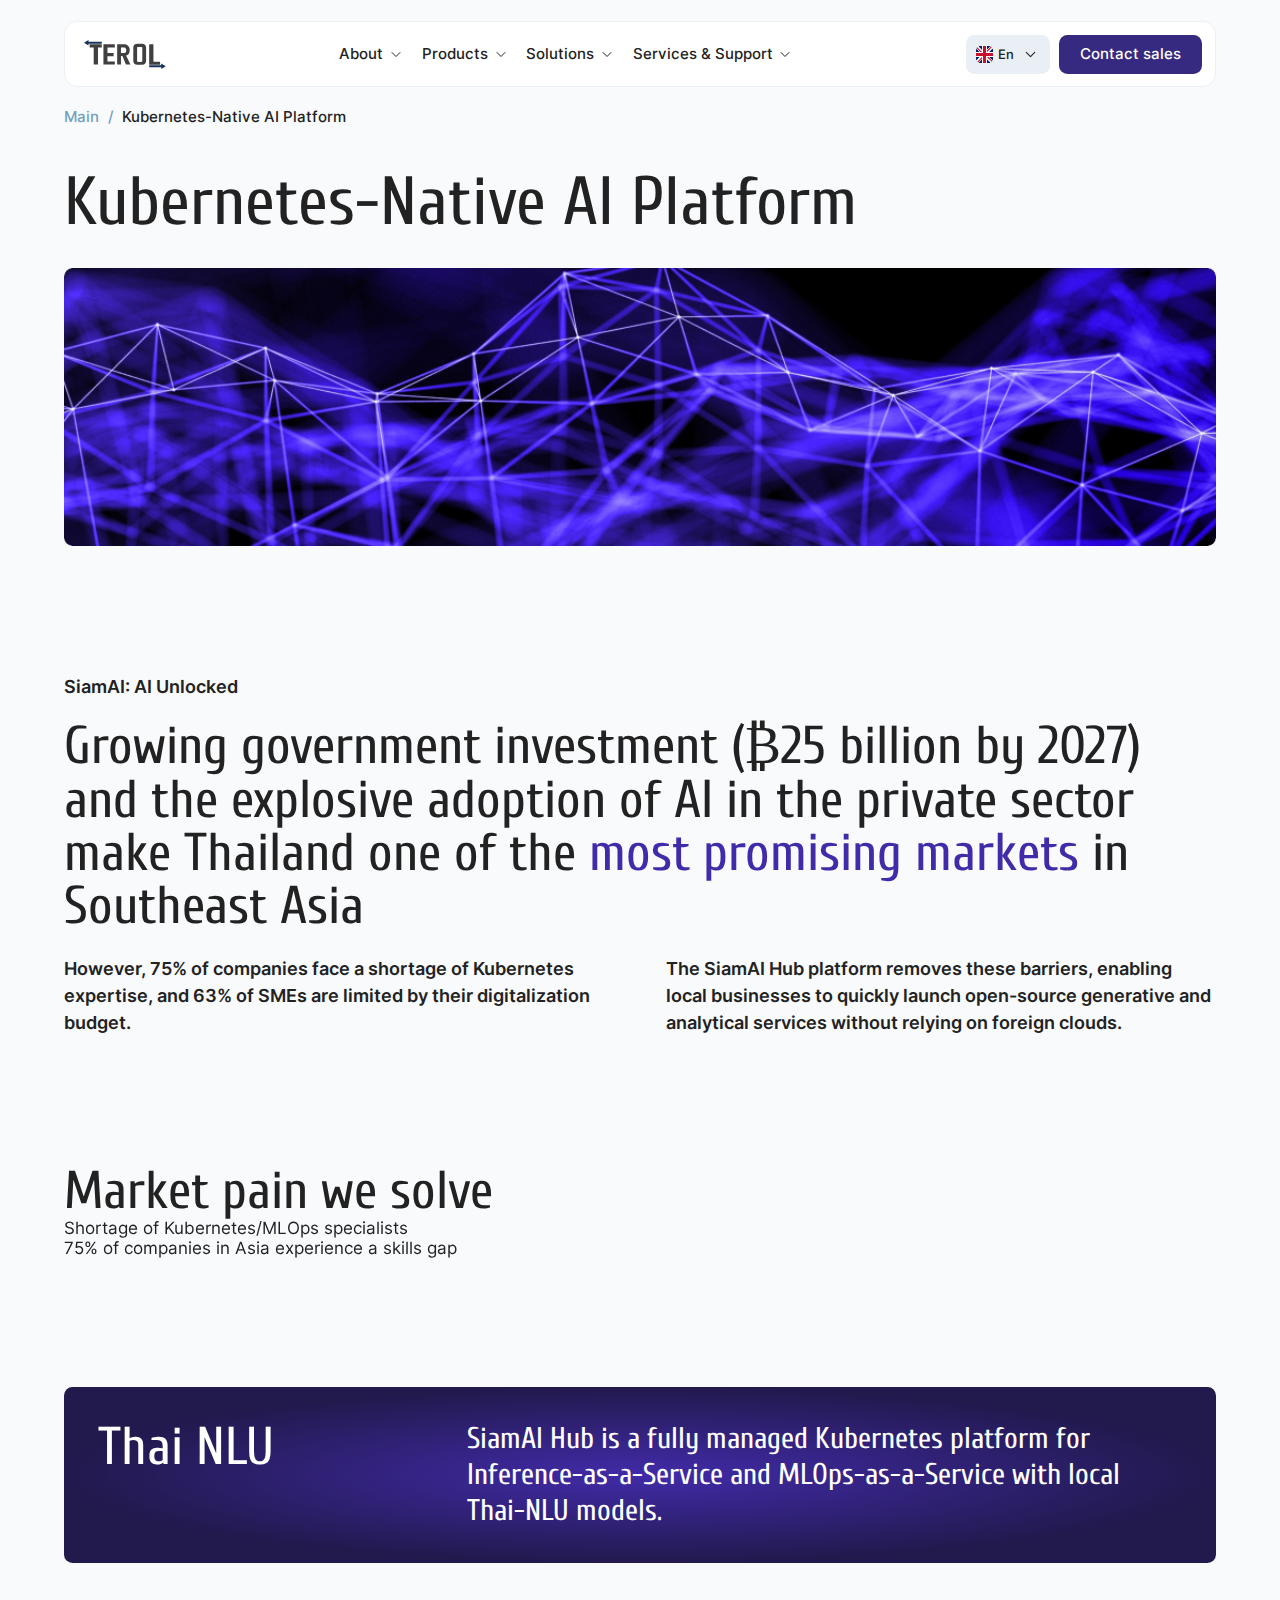
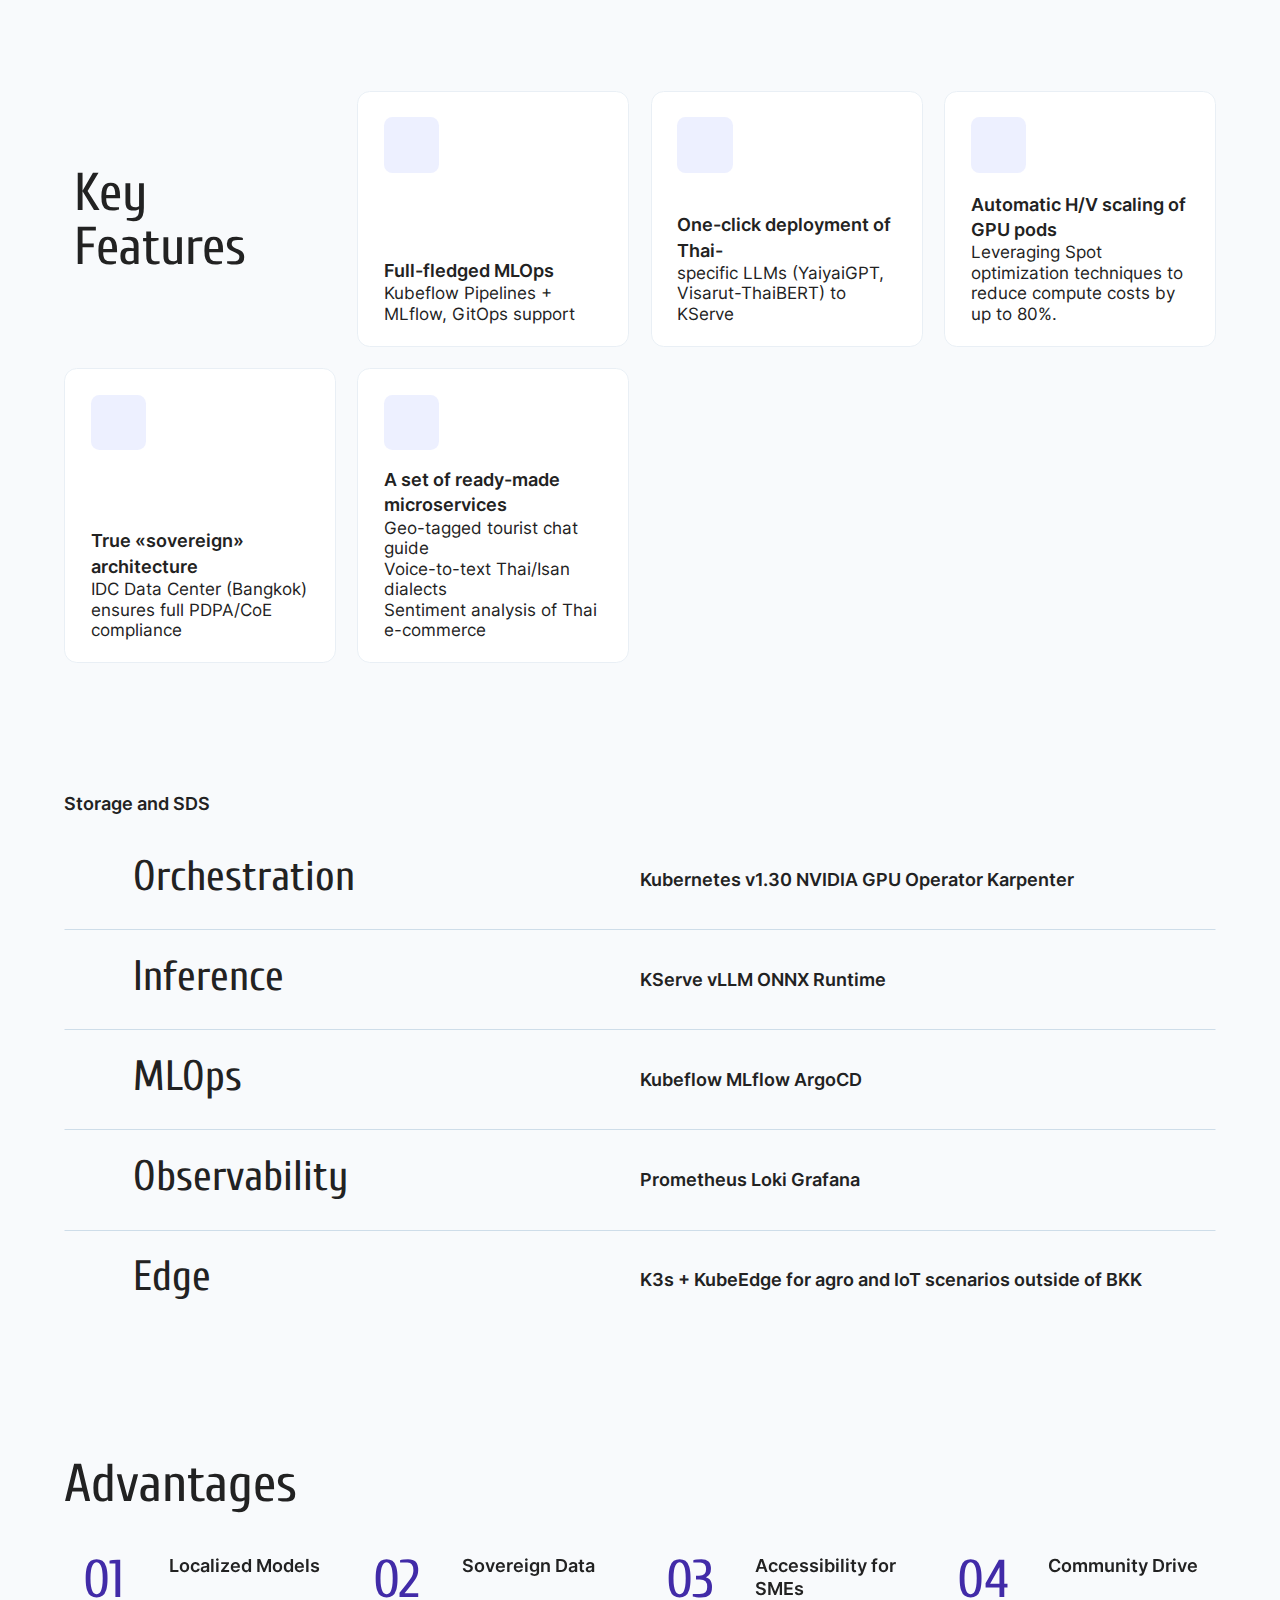
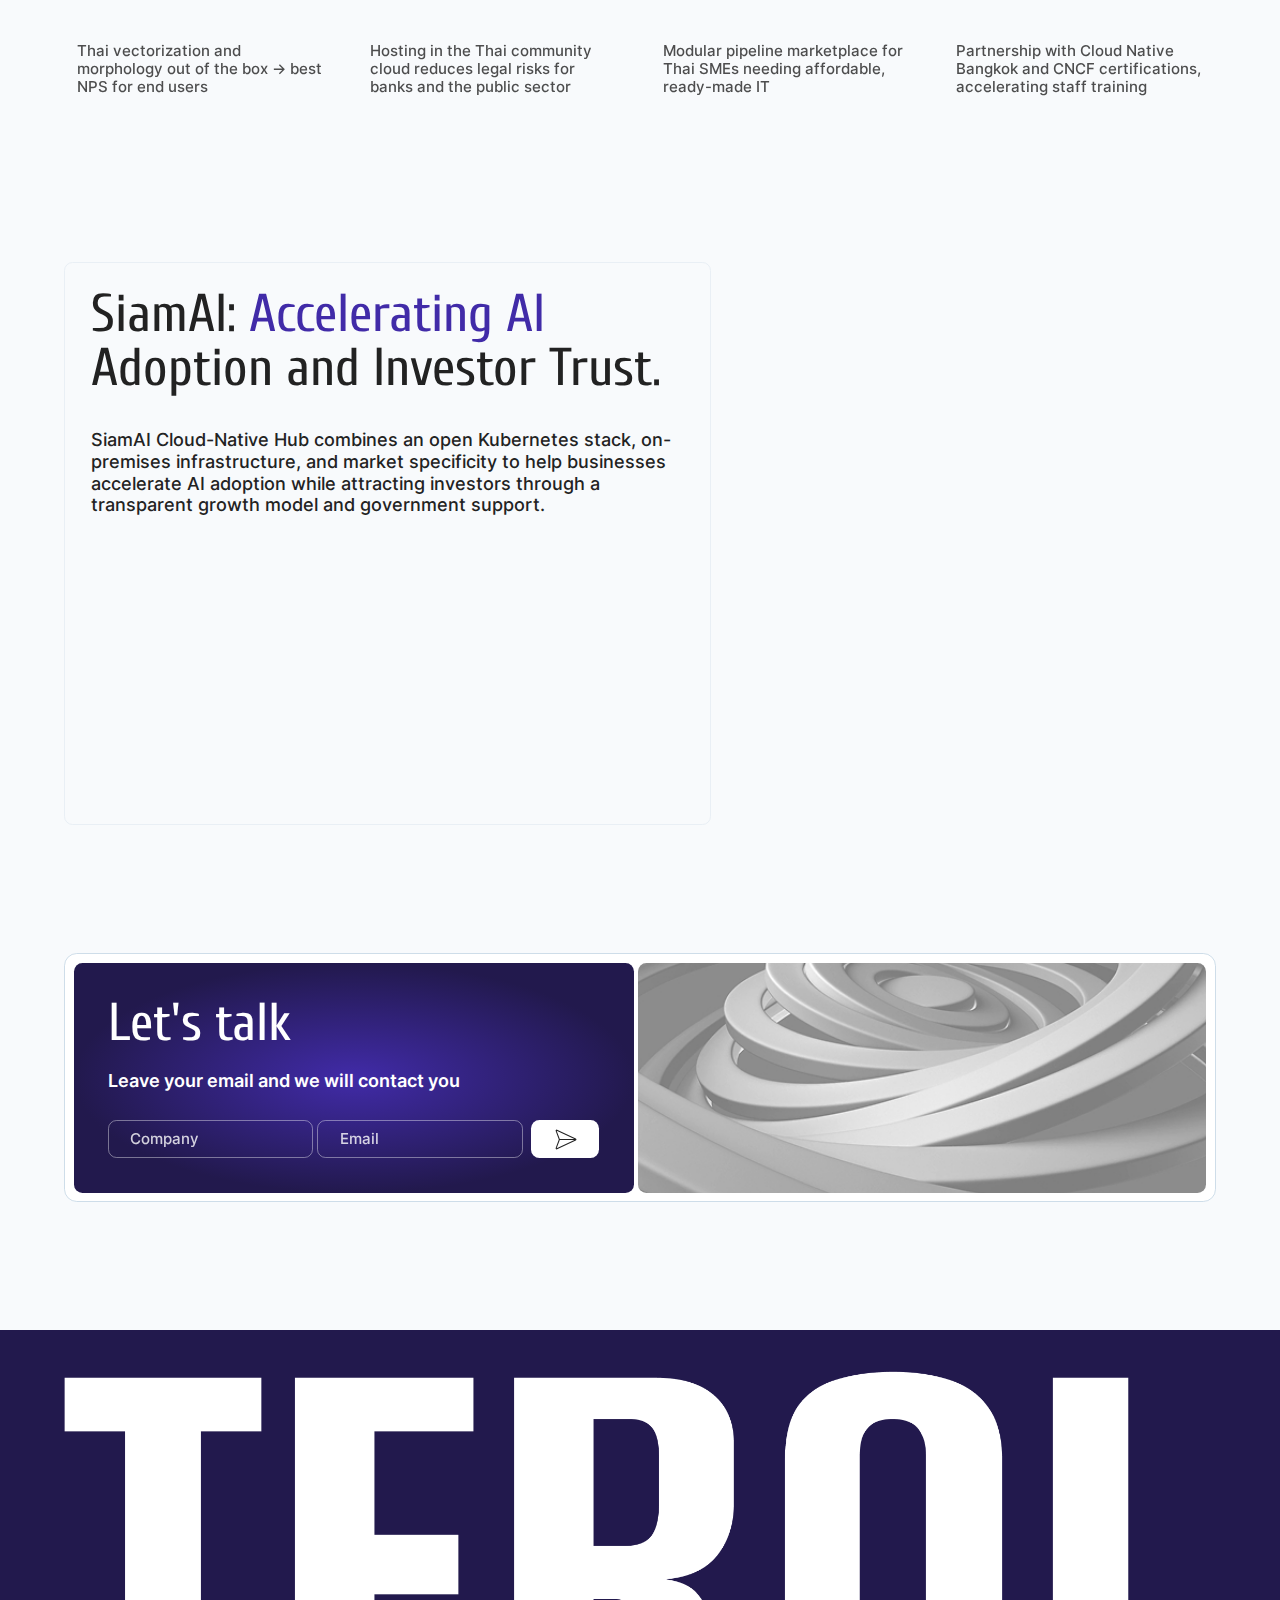
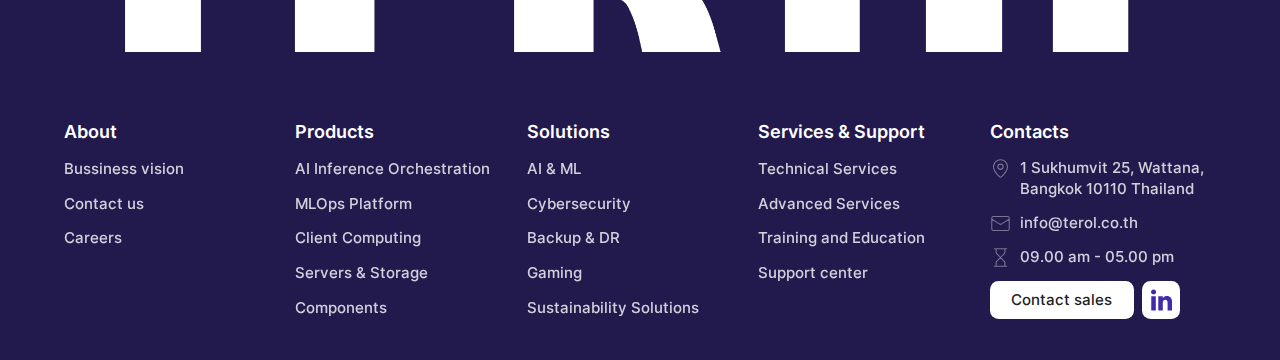
<file: kubernetes-native-aI-platform.html>
<!DOCTYPE html>
<html lang="en">
<head>
    <meta charset="UTF-8">
    <meta name="viewport" content="width=device-width, initial-scale=1.0">
    <title>Terol - Provider of IT Solutions</title>
    <meta name="description" content="Provider of the best IT solutions since 2023. We build reliable and scalable infrastructure for businesses.">

    <link rel="stylesheet" href="./libs/swiper/swiper-bundle.min.css">
    <link rel="stylesheet" href="./css/style.css">
</head>
<body>
    
    <header class="header">
        <div class="container">
            <div class="header__content">
                <a href="/" class="header__logo">
                    <img src="./img/logo.svg"  alt="Terol logo, go to homepage">
                </a>
                <div class="header__menu">
                    <nav class="header__nav">
                        <ul class="header__nav-list" aria-label="Main navigation">
                            <li class="header__nav-item with-sub">
                                <a href="#" class="header__nav-link" aria-haspopup="true" aria-expanded="false">About</a>
                                <ul class="header__nav-item-sub">
                                    <li class="header__nav-item-sub-item">
                                        <a href="#" class="header__nav-item-sub-link">Bussiness vision</a>
                                    </li>
                                    <li class="header__nav-item-sub-item">
                                        <a href="#" class="header__nav-item-sub-link">Contact us</a>
                                    </li>
                                    <li class="header__nav-item-sub-item">
                                        <a href="#" class="header__nav-item-sub-link">Careers</a>
                                    </li>
                                </ul>
                            </li>
                            <li class="header__nav-item with-sub">
                                <a href="#" class="header__nav-link" aria-haspopup="true" aria-expanded="false">Products</a>
                                <ul class="header__nav-item-sub">
                                    <li class="header__nav-item-sub-item">
                                        <a href="#" class="header__nav-item-sub-link">AI Inference Orchestration</a>
                                    </li>
                                    <li class="header__nav-item-sub-item">
                                        <a href="#" class="header__nav-item-sub-link">MLOps Platform</a>
                                    </li>
                                    <li class="header__nav-item-sub-item">
                                        <a href="#" class="header__nav-item-sub-link">Client Computing</a>
                                    </li>
                                    <li class="header__nav-item-sub-item">
                                        <a href="#" class="header__nav-item-sub-link">Servers & Storage</a>
                                    </li>
                                    <li class="header__nav-item-sub-item">
                                        <a href="#" class="header__nav-item-sub-link">Components</a>
                                    </li>
                                </ul>
                            </li>
                            <li class="header__nav-item with-sub">
                                <a href="#" class="header__nav-link" aria-haspopup="true" aria-expanded="false">Solutions</a>
                                <ul class="header__nav-item-sub">
                                    <li class="header__nav-item-sub-item">
                                        <a href="#" class="header__nav-item-sub-link">AI & ML</a>
                                    </li>
                                    <li class="header__nav-item-sub-item">
                                        <a href="#" class="header__nav-item-sub-link">Cybersecurity</a>
                                    </li>
                                    <li class="header__nav-item-sub-item">
                                        <a href="#" class="header__nav-item-sub-link">Backup & DR</a>
                                    </li>
                                    <li class="header__nav-item-sub-item">
                                        <a href="#" class="header__nav-item-sub-link">Gaming</a>
                                    </li>
                                    <li class="header__nav-item-sub-item">
                                        <a href="#" class="header__nav-item-sub-link">Sustainability Solutions</a>
                                    </li>
                                </ul>
                            </li>
                            <li class="header__nav-item with-sub">
                                <a href="#" class="header__nav-link" aria-haspopup="true" aria-expanded="false">Services & Support</a>
                                <ul class="header__nav-item-sub">
                                    <li class="header__nav-item-sub-item">
                                        <a href="#" class="header__nav-item-sub-link">Technical Services</a>
                                    </li>
                                    <li class="header__nav-item-sub-item">
                                        <a href="#" class="header__nav-item-sub-link">Advanced Services</a>
                                    </li>
                                    <li class="header__nav-item-sub-item">
                                        <a href="#" class="header__nav-item-sub-link">Training and Education</a>
                                    </li>
                                    <li class="header__nav-item-sub-item">
                                        <a href="#" class="header__nav-item-sub-link">Support center</a>
                                    </li>
                                </ul>
                            </li>
                        </ul>
                    </nav>
                    <div class="header__lang lang">
                        <button class="lang__head" type="button" aria-haspopup="true" aria-expanded="false" aria-controls="lang-menu" aria-label="Language selector, current language: English">
                            <div class="lang__head-content">
                                <div class="lang__head-flag">
                                    <img src="./img/GB.png"  alt="Flag of the United Kingdom">
                                </div>
                                <div class="lang__head-name">En</div>
                            </div>
                        </button>
                        <ul class="lang__body" id="lang-menu" role="menu">
                            <li role="none">
                                <a href="" class="lang__item" role="menuitem">
                                    <div class="lang__item-flag">
                                        <img src="./img/Thailand.png" alt="Flag of Thailand">
                                    </div>
                                    <div class="lang__item-name">Th</div>
                                </a>
                            </li>
                        </ul>
                    </div>
                </div>
                <a href="#feedback" class="header__btn btn btn-purple popup-open">
                    <span>Contact sales</span>
                </a>
                <button class="header__burger" type="button" aria-label="Open navigation menu" aria-expanded="false" aria-controls="mobile-menu-id">
                </button>
            </div>
        </div>
    </header>

    <main class="main">

        <section class="breadcrumbs">
			<div class="container">
				<div class="breadcrumbs__list">
					<a href="/" class="breadcrumbs__item">Main</a>
					<span class="breadcrumbs__text">Kubernetes-Native AI Platform</span>
				</div>
			</div>
		</section>

        <section class="page-hero">
            <div class="container">
                <div class="page-hero__content">
                    <h1 class="page-hero__title">Kubernetes-Native AI Platform</h1>
                    <div class="page-hero__img">
                        <picture class="lozad" data-iesrc="./img/page-hero-5.jpg" data-alt="">
                            <source srcset="./img/page-hero-5.jpg" media="(min-width: 768px)">
                            <source srcset="./img/page-hero-5.jpg" media="(min-width: 0px)">
                        </picture>
                    </div>
                </div>
            </div>
        </section>

        <section class="about">
            <div class="container">
                <div class="about__content">
                    <h2 class="about__title">SiamAI: AI Unlocked</h2>
                    <div class="about__main about__main-regular title">
                        Growing government investment (₿25 billion by 2027) and the explosive adoption of AI in the private sector make Thailand one of the <span>most promising markets</span> in Southeast Asia
                    </div>
                    <div class="about__info">
                        <p>However, 75% of companies face a shortage of Kubernetes expertise, and 63% of SMEs are limited by their digitalization budget. </p>
                        <p>The SiamAI Hub platform removes these barriers, enabling local businesses to quickly launch open-source generative and analytical services without relying on foreign clouds.</p>
                    </div>
                </div>
            </div>
        </section>

        <section class="cards-wave">
            <div class="container">
                <h2 class="cards-wave__title title">Market pain we solve</h2>
                <div class="cards-wave__swiper swiper">
                    <div class="swiper-wrapper">
                        <div class="cards-wave__item swiper-slide">
                            <div class="cards-wave__item-title">Shortage of Kubernetes/MLOps specialists</div>
                            <div class="cards-wave__item-text">75% of companies in Asia experience a skills gap</div>
                        </div>
                        <div class="cards-wave__item swiper-slide">
                            <div class="cards-wave__item-title">PDPA and data localization requirements</div>
                            <div class="cards-wave__item-text">Growing community cloud market with a CAGR of 26.7% through 2033</div>
                        </div>
                        <div class="cards-wave__item swiper-slide">
                            <div class="cards-wave__item-title">High infrastructure and licensing costs</div>
                            <div class="cards-wave__item-text">High infrastructure and licensing costs</div>
                        </div>
                        <div class="cards-wave__item swiper-slide">
                            <div class="cards-wave__item-title">Low availability of Thai-NLU/LLM out-of-the-box tools</div>
                            <div class="cards-wave__item-text">70% of Thais already use AI</div>
                        </div>
                    </div>
                </div>
            </div>
        </section>

        <section class="purple-banner">
            <div class="container">
                <div class="purple-banner__content">
                    <div class="purple-banner__right">
                        <h2 class="purple-banner__title title">Thai NLU</h2>
                    </div>
                    <div class="purple-banner__left">
                        <div class="purple-banner__text">
                            SiamAI Hub is a fully managed Kubernetes platform for Inference-as-a-Service and MLOps-as-a-Service with local Thai-NLU models.
                        </div>
                    </div>
                </div>
            </div>
        </section>

        <section class="data-system">
            <div class="container">
                <div class="data-system__content">
                    <h2 class="data-system__title title is-big with-border">Key <br>Features</h2>
                    <div class="data-system__swiper swiper">
                        <div class="swiper-wrapper">
                            <div class="data-system__item swiper-slide is-big">
                                <!-- нужен пустой блок для соответвия верстки дизайну -->
                            </div>
                            <div class="data-system__item swiper-slide">
                                <div class="data-system__item-icon">
                                    <img src="./img/data-system-20.svg" alt="" class="lozad">
                                </div>
                                <div class="data-system__item-text">
                                   Full-fledged MLOps
                                </div>
                                <div class="data-system__item-small">
                                   Kubeflow Pipelines + MLflow, GitOps support
                                </div>
                            </div>
                            <div class="data-system__item swiper-slide">
                                <div class="data-system__item-icon">
                                    <img src="./img/data-system-21.svg" alt="" class="lozad">
                                </div>
                                <div class="data-system__item-text">
                                  One-click deployment of Thai-
                                </div>
                                <div class="data-system__item-small">
                                    specific LLMs (YaiyaiGPT, Visarut-ThaiBERT) to KServe
                                </div>
                            </div>
                            <div class="data-system__item swiper-slide">
                                <div class="data-system__item-icon">
                                    <img src="./img/data-system-22.svg" alt="" class="lozad">
                                </div>
                                <div class="data-system__item-text">
                                    Automatic H/V scaling of GPU pods
                                </div>
                                <div class="data-system__item-small">
                                    Leveraging Spot optimization techniques to reduce compute costs by up to 80%.
                                </div>
                            </div>
                            <div class="data-system__item swiper-slide">
                                <div class="data-system__item-icon">
                                    <img src="./img/data-system-23.svg" alt="" class="lozad">
                                </div>
                                <div class="data-system__item-text">
                                    True «sovereign» architecture
                                </div>
                                <div class="data-system__item-small">
                                    IDC Data Center (Bangkok) ensures full PDPA/CoE compliance
                                </div>
                            </div>
                            <div class="data-system__item is-big swiper-slide">
                                <div class="data-system__item-icon">
                                    <img src="./img/data-system-24.svg" alt="" class="lozad">
                                </div>
                                <div class="data-system__item-text">
                                  A set of ready-made microservices
                                </div>
                                <div class="data-system__item-small with-items">
                                    <div class="data-system__item-small-item">Geo-tagged tourist chat guide</div>
                                    <div class="data-system__item-small-item">Voice-to-text Thai/Isan dialects</div>
                                    <div class="data-system__item-small-item">Sentiment analysis of Thai e-commerce</div>
                                </div>
                            </div>
                        </div>
                    </div>
                </div>
            </div>
        </section>

        <section class="pulse">
            <div class="container">
                <h2 class="pulse__title">Storage and SDS</h2>
                <div class="pulse__content">
                    <div class="pulse__item">
                        <div class="pulse__item-left">
                            <div class="pulse__item-icon">
                                <img class="lozad" src="./img/pulse-13.svg" alt="">
                            </div>
                            <div class="pulse__item-title">Orchestration</div>
                        </div>
                        <div class="pulse__item-text with-items">
                            <span class="pulse__item-text-item">Kubernetes v1.30</span>
                            <span class="pulse__item-text-item">NVIDIA GPU Operator</span>
                            <span class="pulse__item-text-item">Karpenter</span>
                        </div>
                    </div>
                     <div class="pulse__item">
                        <div class="pulse__item-left">
                            <div class="pulse__item-icon">
                                <img class="lozad" src="./img/pulse-14.svg" alt="">
                            </div>
                            <div class="pulse__item-title">Inference</div>
                        </div>
                        <div class="pulse__item-text with-items">
                            <span class="pulse__item-text-item">KServe</span>
                            <span class="pulse__item-text-item">vLLM</span>
                            <span class="pulse__item-text-item">ONNX Runtime</span>
                        </div>
                    </div>
                    <div class="pulse__item">
                        <div class="pulse__item-left">
                            <div class="pulse__item-icon">
                                <img class="lozad" src="./img/pulse-15.svg" alt="">
                            </div>
                            <div class="pulse__item-title">MLOps</div>
                        </div>
                        <div class="pulse__item-text with-items">
                            <span class="pulse__item-text-item">Kubeflow</span>
                            <span class="pulse__item-text-item">MLflow</span>
                            <span class="pulse__item-text-item">ArgoCD</span>
                        </div>
                    </div>
                    <div class="pulse__item">
                        <div class="pulse__item-left">
                            <div class="pulse__item-icon">
                                <img class="lozad" src="./img/pulse-16.svg" alt="">
                            </div>
                            <div class="pulse__item-title">Observability</div>
                        </div>
                        <div class="pulse__item-text with-items">
                            <span class="pulse__item-text-item">Prometheus</span>
                            <span class="pulse__item-text-item">Loki</span>
                            <span class="pulse__item-text-item">Grafana</span>
                        </div>
                    </div>
                    <div class="pulse__item">
                        <div class="pulse__item-left">
                            <div class="pulse__item-icon">
                                <img class="lozad" src="./img/pulse-17.svg" alt="">
                            </div>
                            <div class="pulse__item-title">Edge</div>
                        </div>
                        <div class="pulse__item-text with-items">
                            <span class="pulse__item-text-item">K3s + KubeEdge for agro and IoT scenarios outside of BKK</span>
                        </div>
                    </div>
                </div>
            </div>
        </section>

        <section class="offers">
            <div class="container">
                <div class="offers__content">
                    <h2 class="offers__title title">Advantages</h2>
                    <div class="offers__swiper swiper">
                        <div class="swiper-wrapper">
                            <div class="offers__item light swiper-slide">
                                <div class="offers__item-back">
                                    <img class="lozad" data-src="./img/card-back-small.svg" alt="">
                                </div>
                                <div class="offers__item-hover">
                                    <img class="lozad" data-src="./img/card-hover-light-small.png" alt="">
                                </div>
                                <div class="offers__item-main">
                                    <div class="offers__item-num">01</div>
                                    <div class="offers__item-title">Localized Models</div>
                                    <div class="offers__item-text">
                                        <p>Thai vectorization and morphology out of the box → best NPS for end users</p>
                                    </div>
                                </div>
                            </div>
                            <div class="offers__item dark swiper-slide">
                                <div class="offers__item-back">
                                    <img class="lozad" data-src="./img/card-back-small.svg" alt="">
                                </div>
                                <div class="offers__item-hover">
                                    <img class="lozad" data-src="./img/card-hover-dark-small.png" alt="">
                                </div>
                                <div class="offers__item-main">
                                    <div class="offers__item-num">02</div>
                                    <div class="offers__item-title">Sovereign Data </div>
                                    <div class="offers__item-text">
                                        <p>Hosting in the Thai community cloud reduces legal risks for banks and the public sector</p>
                                    </div>
                                </div>
                            </div>
                            <div class="offers__item light swiper-slide">
                                <div class="offers__item-back">
                                    <img class="lozad" data-src="./img/card-back-small.svg" alt="">
                                </div>
                                <div class="offers__item-hover">
                                    <img class="lozad" data-src="./img/card-hover-light-small.png" alt="">
                                </div>
                                <div class="offers__item-main">
                                    <div class="offers__item-num">03</div>
                                    <div class="offers__item-title">Accessibility for SMEs </div>
                                    <div class="offers__item-text">
                                        <p>Modular pipeline marketplace for Thai SMEs needing affordable, ready-made IT</p>
                                    </div>
                                </div>
                            </div>
                            <div class="offers__item dark swiper-slide">
                                <div class="offers__item-back">
                                    <img class="lozad" data-src="./img/card-back-small.svg" alt="">
                                </div>
                                <div class="offers__item-hover">
                                    <img class="lozad" data-src="./img/card-hover-dark-small.png" alt="">
                                </div>
                                <div class="offers__item-main">
                                    <div class="offers__item-num">04</div>
                                    <div class="offers__item-title">Community Drive </div>
                                    <div class="offers__item-text">
                                        <p>Partnership with Cloud Native Bangkok and CNCF certifications, accelerating staff training</p>
                                    </div>
                                </div>
                            </div>
                        </div>
                    </div>
                </div>
            </div>
        </section>

        <section class="text-block">
            <div class="container">
                <div class="text-block__content">
                    <div class="text-block__info">
                        <h2 class="text-block__title title">
                           SiamAI: <span>Accelerating AI</span> Adoption and Investor Trust.
                        </h2>
                        <div class="text-block__text">
                            <p>
                                SiamAI Cloud-Native Hub combines an open Kubernetes stack, on-premises infrastructure, and market specificity to help businesses accelerate AI adoption while attracting investors through a transparent growth model and government support.
                            </p>

                        </div>
                    </div>
                    <div class="text-block__img">
                        <img class="lozad" src="./img/text-block-2.jpg" alt="">
                    </div>
                </div>
            </div>
        </section>

        <section class="cta">
            <div class="container">
                <div class="cta__content">
                    <div class="cta__info">
                        <h3 class="cta__title title" id="feedback-title">Let's talk</h3>
                        <div class="cta__descr">Leave your email and we will contact you</div>
                        <form action="#" class="cta__form form">
                            <label for="company-3" class="visually-hidden">Company</label>
                            <input type="text" id="company-3" name="company" class="form__input" placeholder="Company" required>
                            <label for="email-3" class="visually-hidden">Email</label>
                            <input type="email" id="email-3" name="email" class="form__input input-email" placeholder="Email" required>
                            <button type="submit" class="form__btn">
                                <span class="visually-hidden">Submit</span>
                            </button>
                        </form>
                    </div>
                    <div class="cta__decor">
                        <video class="lozad" autoplay muted loop playsinline poster="./img/video-poster-2.jpg">
                            <source src="./video/GettyImages-1284024503.mp4">
                        </video>
                    </div>
                </div>
            </div>
        </section>


    </main>

    <footer class="footer">
        <div class="footer__decor">
            <div class="footer__decor-item">
                <img class="lozad" src="./img/footer-decor-left.svg" alt="">
            </div>
            <div class="footer__decor-item">
                <img class="lozad" src="./img/footer-decor-right.svg" alt="">
            </div>
        </div>
        <div class="container">
            <div class="footer__logo">
                <img src="./img/footer-logo.png"  alt="Terol logo">
            </div>
            <div class="footer__bottom">
                <nav aria-label="Footer navigation" class="footer__nav">
                    <div class="footer__nav-col">
                        <div class="footer__nav-col-head">
                            <div class="footer__nav-col-main">About </div>
                        </div>
                        <ul class="footer__nav-col-list">
                            <li class="footer__nav-col-list-item">
                                <a href="" class="footer__nav-col-list-link">Bussiness vision</a>
                            </li>
                            <li class="footer__nav-col-list-item">
                                <a href="" class="footer__nav-col-list-link">Contact us</a>
                            </li>
                            <li class="footer__nav-col-list-item">
                                <a href="" class="footer__nav-col-list-link">Careers</a>
                            </li>
                        </ul>
                    </div>
                    <div class="footer__nav-col">
                        <div class="footer__nav-col-head">
                            <div class="footer__nav-col-main">Products</div>
                        </div>
                        <ul class="footer__nav-col-list">
                            <li class="footer__nav-col-list-item">
                                <a href="" class="footer__nav-col-list-link">AI Inference Orchestration</a>
                            </li>
                            <li class="footer__nav-col-list-item">
                                <a href="" class="footer__nav-col-list-link">MLOps Platform</a>
                            </li>
                            <li class="footer__nav-col-list-item">
                                <a href="" class="footer__nav-col-list-link">Client Computing</a>
                            </li>
                            <li class="footer__nav-col-list-item">
                                <a href="" class="footer__nav-col-list-link">Servers & Storage</a>
                            </li>
                            <li class="footer__nav-col-list-item">
                                <a href="" class="footer__nav-col-list-link">Components</a>
                            </li>
                        </ul>
                    </div>
                    <div class="footer__nav-col">
                        <div class="footer__nav-col-head">
                            <div class="footer__nav-col-main">Solutions</div>
                        </div>
                        <ul class="footer__nav-col-list">
                            <li class="footer__nav-col-list-item">
                                <a href="" class="footer__nav-col-list-link">AI & ML</a>
                            </li>
                            <li class="footer__nav-col-list-item">
                                <a href="" class="footer__nav-col-list-link">Cybersecurity</a>
                            </li>
                            <li class="footer__nav-col-list-item">
                                <a href="" class="footer__nav-col-list-link">Backup & DR</a>
                            </li>
                            <li class="footer__nav-col-list-item">
                                <a href="" class="footer__nav-col-list-link">Gaming</a>
                            </li>
                            <li class="footer__nav-col-list-item">
                                <a href="" class="footer__nav-col-list-link">Sustainability Solutions</a>
                            </li>
                        </ul>
                    </div>
                    <div class="footer__nav-col">
                        <div class="footer__nav-col-head">
                            <div class="footer__nav-col-main">Services & Support</div>
                        </div>
                        <ul class="footer__nav-col-list">
                            <li class="footer__nav-col-list-item">
                                <a href="" class="footer__nav-col-list-link">Technical Services</a>
                            </li>
                            <li class="footer__nav-col-list-item">
                                <a href="" class="footer__nav-col-list-link">Advanced Services</a>
                            </li>
                            <li class="footer__nav-col-list-item">
                                <a href="" class="footer__nav-col-list-link">Training and Education</a>
                            </li>
                            <li class="footer__nav-col-list-item">
                                <a href="" class="footer__nav-col-list-link">Support center</a>
                            </li>
                        </ul>
                    </div>
                </nav>
                <div class="footer__col">
                    <div class="footer__col-head">Contacts</div>
                    <div class="footer__col-item --location">1 Sukhumvit 25, Wattana, Bangkok 10110 Thailand</div>
                    <a href="mailto:info@terol.co.th" class="footer__col-item --mail">info@terol.co.th</a>
                    <div class="footer__col-item --schedule">09.00 am - 05.00 pm</div>
                    <div class="footer__col-bottom">
                        <a href="#feedback" class="footer__col-btn btn btn-white  popup-open">
                            <span>Contact sales</span>
                        </a>
                        <a href="" class="footer__col-in">
                            <img src="./img/in.svg" alt="">
                        </a>
                    </div>
                </div>
            </div>
        </div>
    </footer>

    <div class="popup popup__feedback" id="feedback" role="dialog" aria-modal="true" aria-labelledby="feedback-title">
            <div class="popup__wrap">
                <div class="popup__content">
                    <div class="container">
                        <div class="popup__body">
                            <button class="popup__close" type="button" aria-label="Close"></button>
                            <div class="cta">
                                <div class="cta__content">
                                    <div class="cta__info">
                                        <h3 class="cta__title title" id="feedback-title">Let's talk</h3>
                                        <div class="cta__descr">Leave your email and we will contact you</div>
                                        <form action="#" class="cta__form form">
                                            <label for="company-2" class="visually-hidden">Company</label>
                                            <input type="text" id="company-2" name="company" class="form__input" placeholder="Company" required>
                                            <label for="email-2" class="visually-hidden">Email</label>
                                            <input type="email" id="email-2" name="email" class="form__input input-email" placeholder="Email" required>
                                            <button type="submit" class="form__btn">
                                                <span class="visually-hidden">Submit</span>
                                            </button>
                                        </form>
                                    </div>
                                    <div class="cta__decor">
                                        <video class="lozad" autoplay muted loop playsinline poster="./img/video-poster-2.jpg">
                                            <source src="./video/GettyImages-1284024503.mp4">
                                        </video>
                                    </div>
                                </div>
                            </div>
                        </div>
                    </div>
                </div>
            <div class="popup__shade"></div>
            </div>
    </div>

    <div class="popup popup__review" id="review" role="dialog" aria-modal="true" aria-labelledby="review-title">
        <div class="popup__wrap">
            <div class="popup__content">
                <div class="popup__body">
                    <button class="popup__close" type="button" aria-label="Close"></button>
                    <div class="reviews__item">
                        <h3 class="reviews__item-title" id="review-title"></h3>
                        <div class="reviews__item-content">
                            <p class="reviews__item-content-text"></p>
                        </div>
                        <div class="reviews__item-auth">
                        </div>
                    </div>
                </div>
            </div>
            <div class="popup__shade"></div>
        </div>
    </div>

    <script src="./libs/jquery-3.5.1.min.js"></script>
    <script src="./libs/swiper/swiper-bundle.min.js"></script>
    <script src="./libs/inputmask/jquery.inputmask.bundle.js"></script>
    <script src="./libs/lozad/lozad.js"></script>
    <script src="./js/script.js"></script>

</body>
</html>
</file>
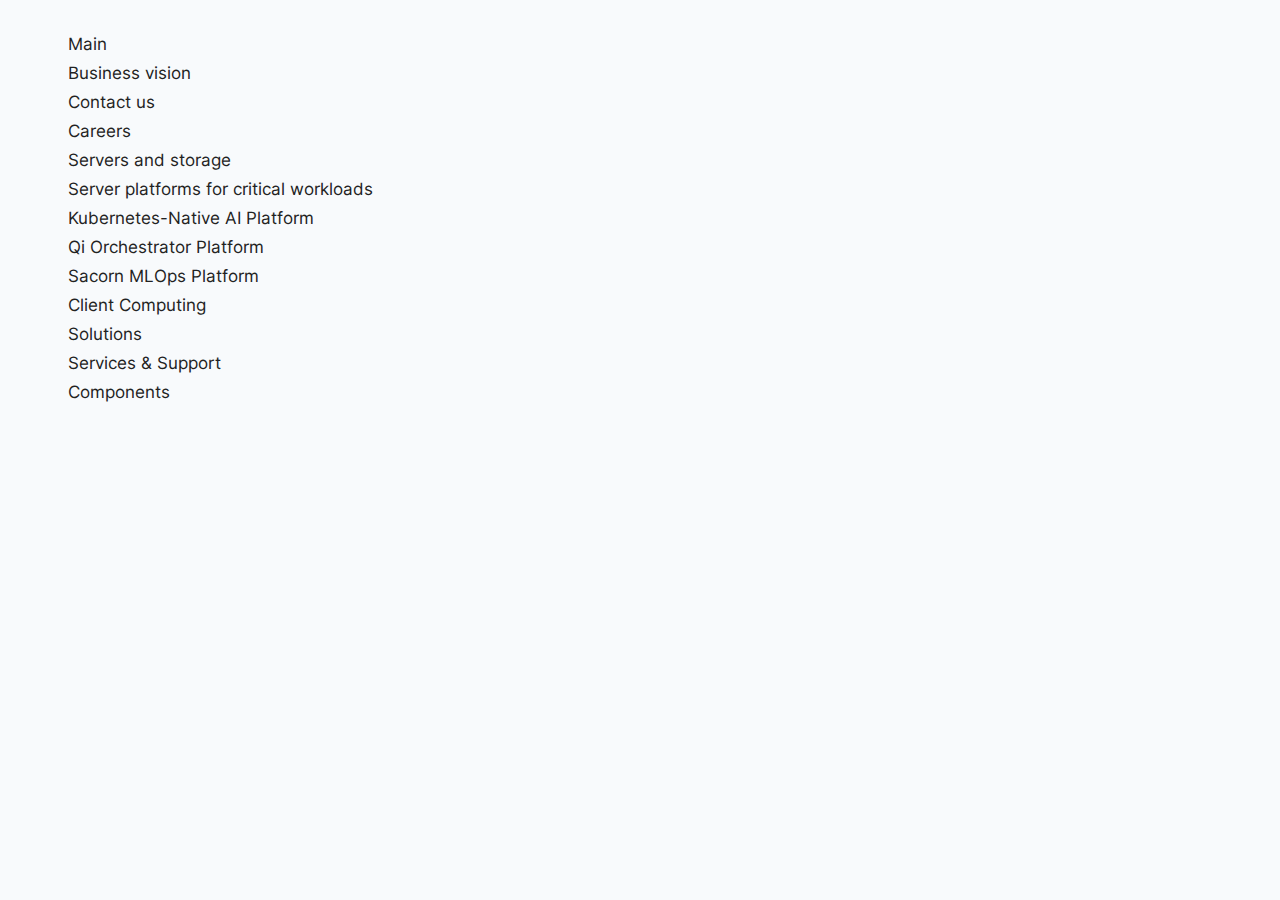
<file: list.html>
<!DOCTYPE html>
<html lang="en">
<head>
    <meta charset="UTF-8">
    <meta name="viewport" content="width=device-width, initial-scale=1.0">
    <title>Document</title>
    <link rel="stylesheet" href="./css/style.css">
</head>
<body>

    <style>
        ul {
            margin: 2rem 4rem;
            display: grid;
            gap: 0.5rem;
        }
        a:hover {
            color: #412BA8;
        }
    </style>
    
    <ul>
        <li>
            <a href="/">Main</a>
        </li>
        <li>
            <a href="./business-vision.html">Business vision</a>
        </li>
        <li>
            <a href="./contact-us.html">Contact us</a>
        </li>
        <li>
            <a href="./careers.html">Careers</a>
        </li>
        <li>
            <a href="./servers-and-storage.html">Servers and storage</a>
        </li>
        <li>
            <a href="./server-platforms-for-critical-workloads.html">Server platforms for critical workloads</a>
        </li>
        <li>
            <a href="./kubernetes-native-aI-platform.html">Kubernetes-Native AI Platform</a>
        </li>
        <li>
            <a href="./qi-orchestrator-platform.html">Qi Orchestrator Platform</a>
        </li>
        <li>
            <a href="./sacorn-MLOps-platform.html">Sacorn MLOps Platform</a>
        </li>
        <li>
            <a href="./client-computing.html">Client Computing</a>
        </li>
        <li>
            <a href="./solutions.html">Solutions</a>
        </li>
        <li>
            <a href="./services-support.html">Services & Support</a>
        </li>
        <li>
            <a href="./components.html">Components</a>
        </li>
    </ul>
</body>
</html>
</file>
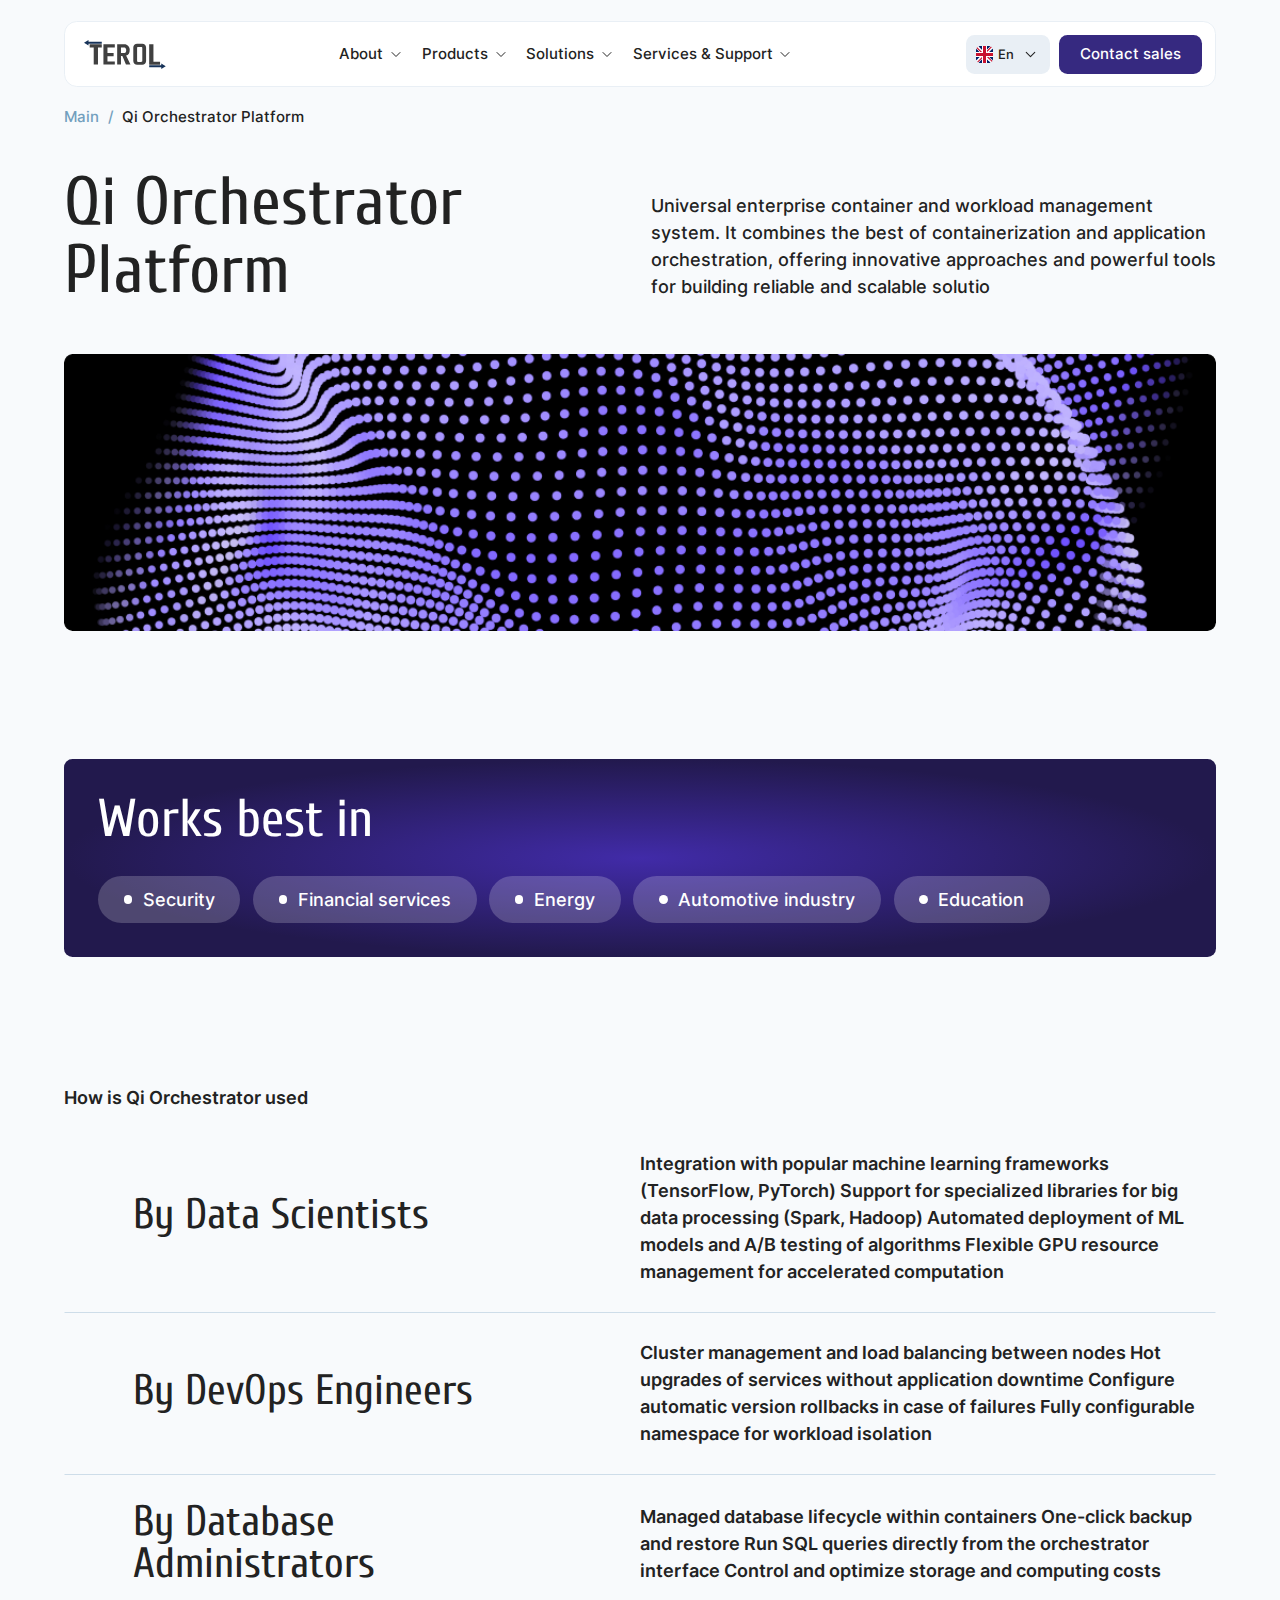
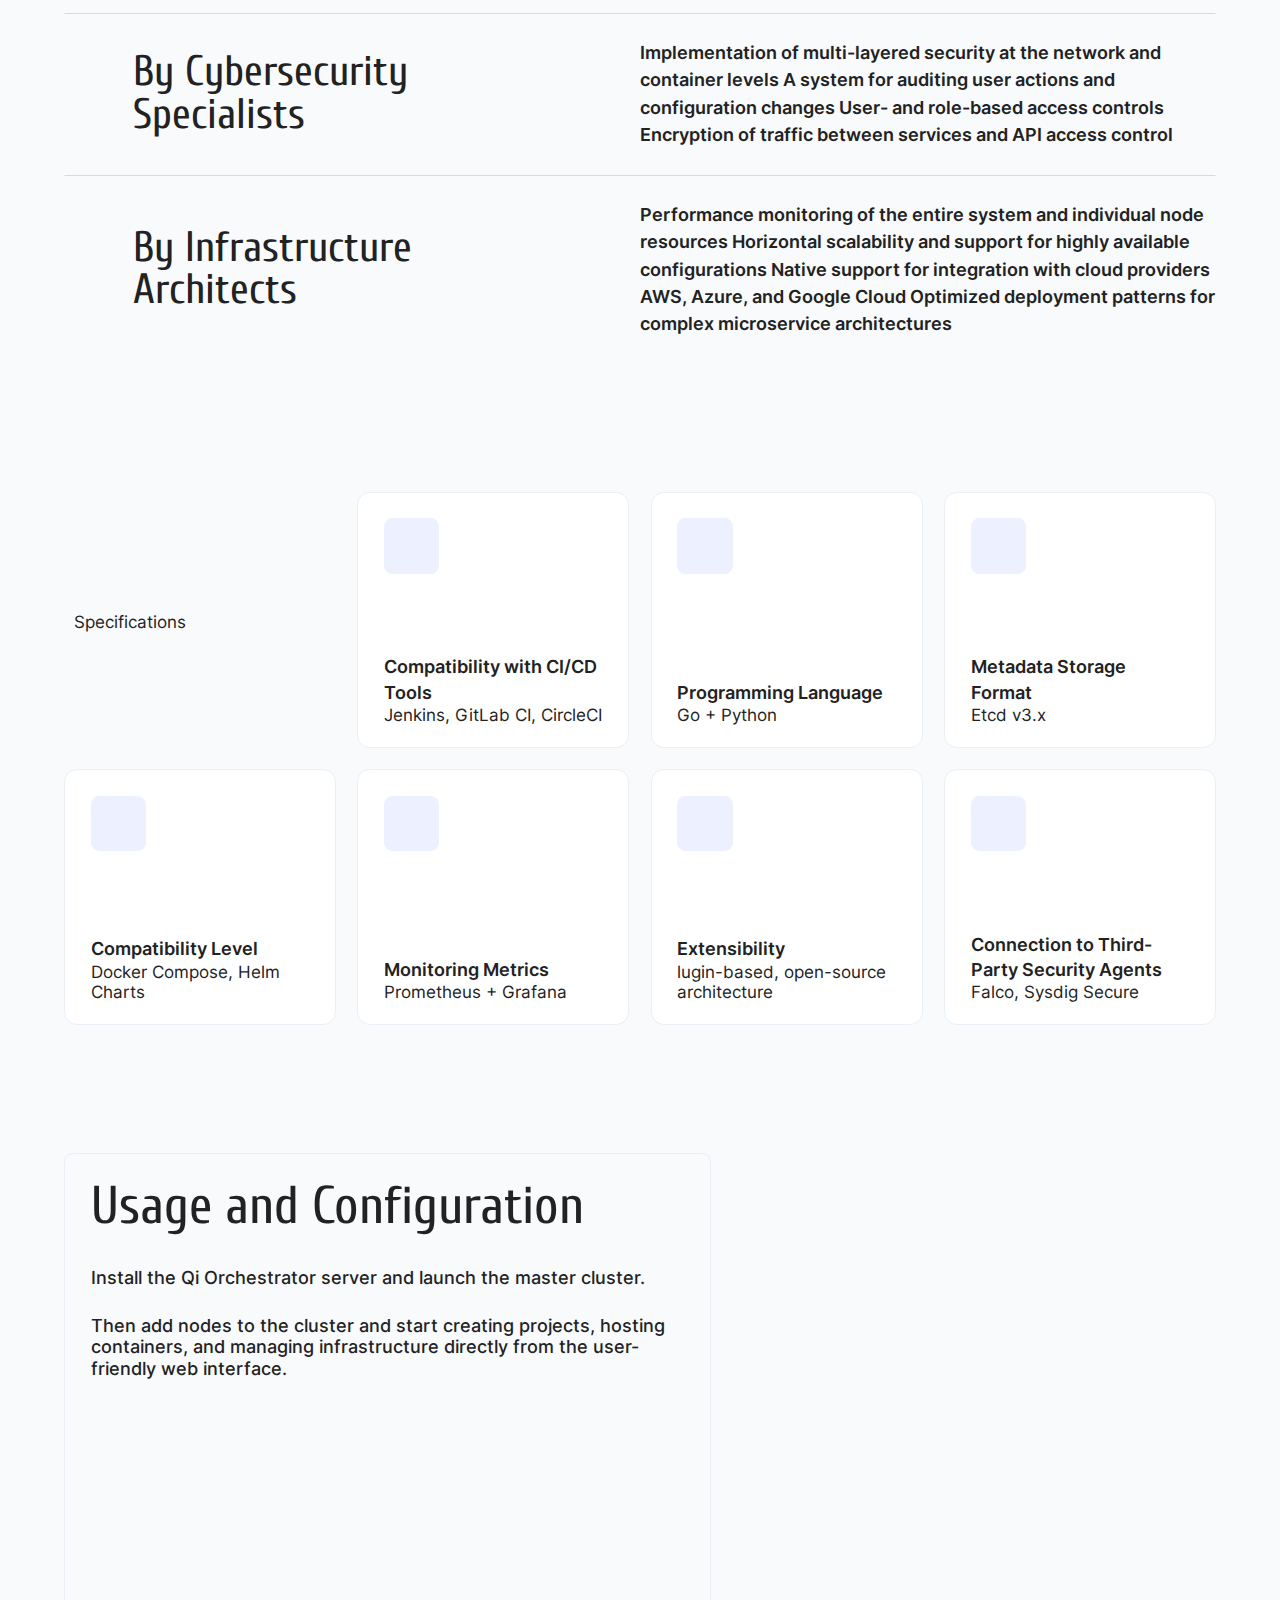
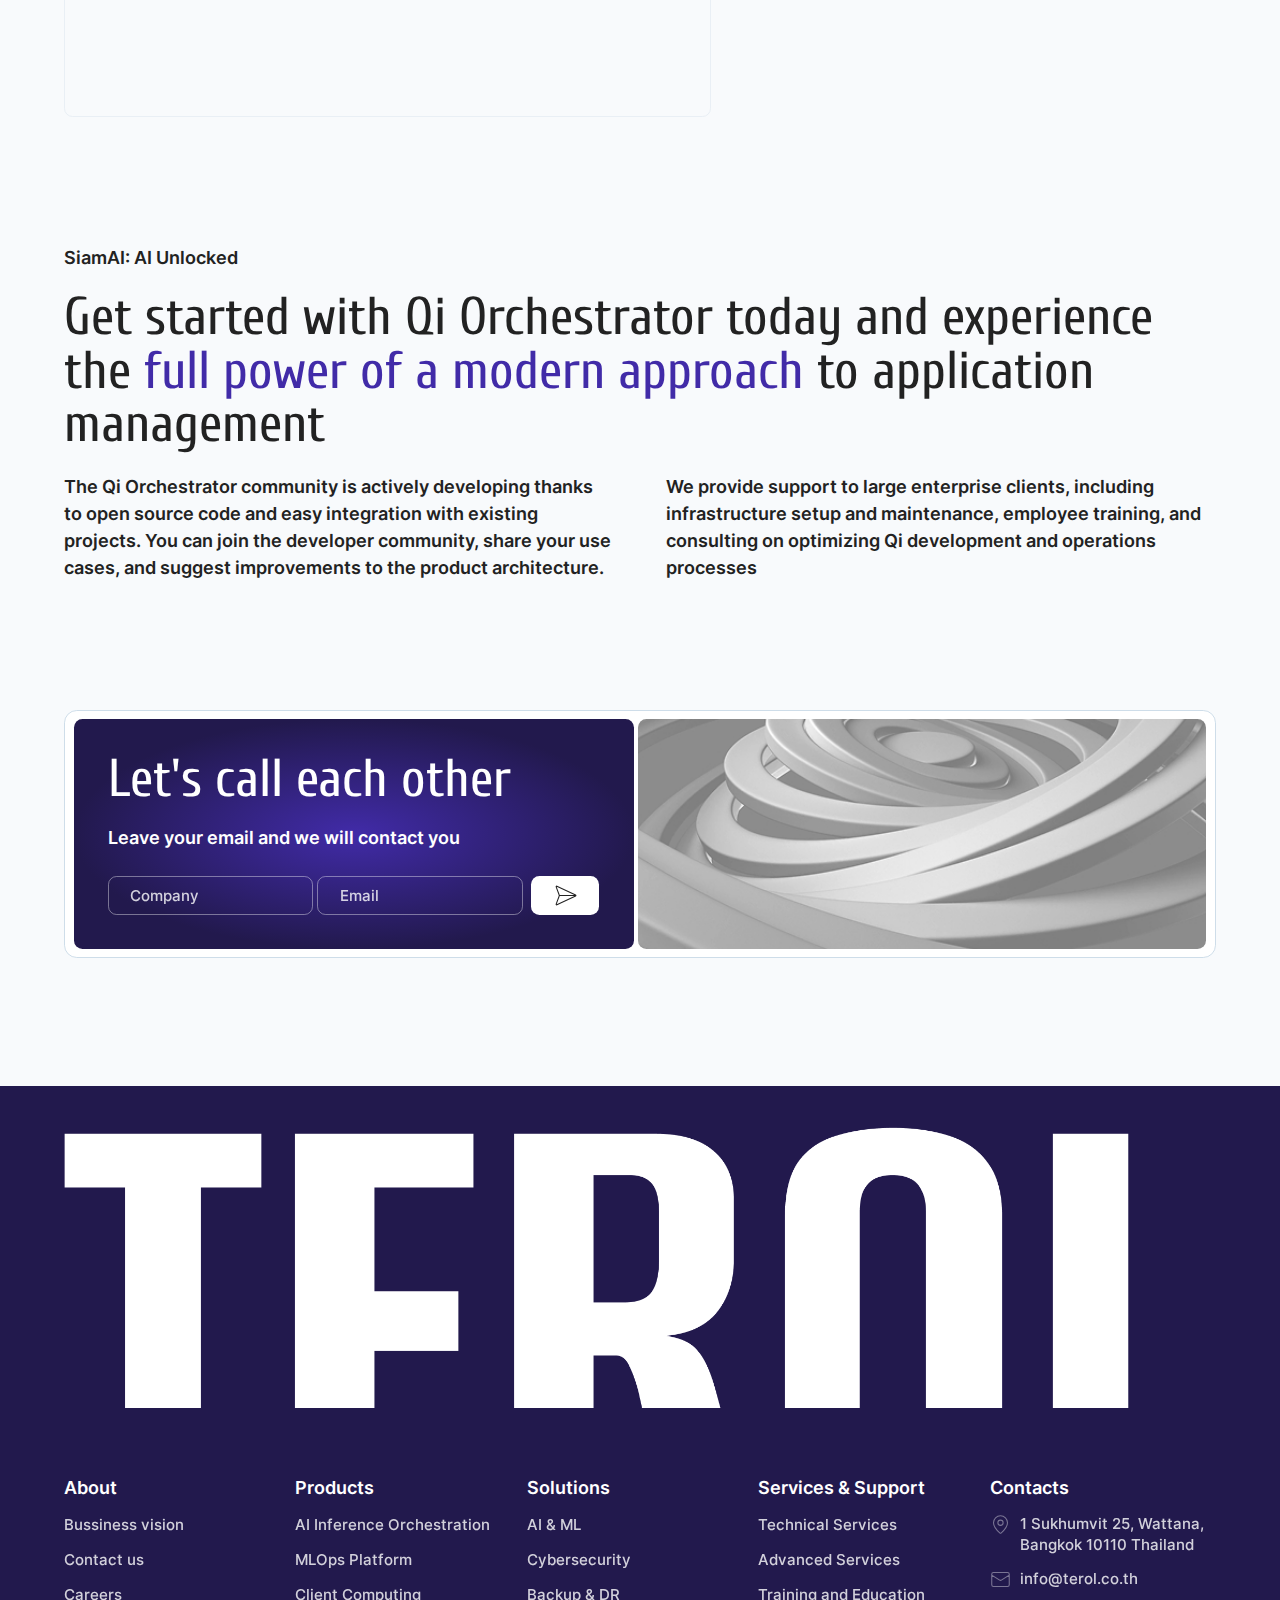
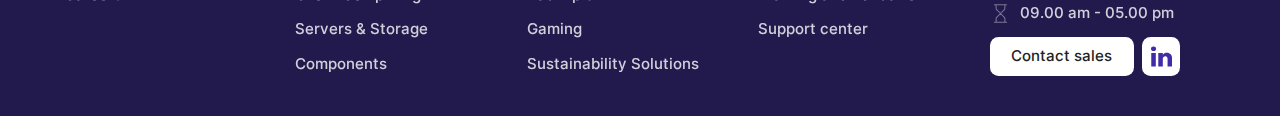
<file: qi-orchestrator-platform.html>
<!DOCTYPE html>
<html lang="en">
<head>
    <meta charset="UTF-8">
    <meta name="viewport" content="width=device-width, initial-scale=1.0">
    <title>Terol - Provider of IT Solutions</title>
    <meta name="description" content="Provider of the best IT solutions since 2023. We build reliable and scalable infrastructure for businesses.">

    <link rel="stylesheet" href="./libs/swiper/swiper-bundle.min.css">
    <link rel="stylesheet" href="./css/style.css">
</head>
<body>
    
    <header class="header">
        <div class="container">
            <div class="header__content">
                <a href="/" class="header__logo">
                    <img src="./img/logo.svg"  alt="Terol logo, go to homepage">
                </a>
                <div class="header__menu">
                    <nav class="header__nav">
                        <ul class="header__nav-list" aria-label="Main navigation">
                            <li class="header__nav-item with-sub">
                                <a href="#" class="header__nav-link" aria-haspopup="true" aria-expanded="false">About</a>
                                <ul class="header__nav-item-sub">
                                    <li class="header__nav-item-sub-item">
                                        <a href="#" class="header__nav-item-sub-link">Bussiness vision</a>
                                    </li>
                                    <li class="header__nav-item-sub-item">
                                        <a href="#" class="header__nav-item-sub-link">Contact us</a>
                                    </li>
                                    <li class="header__nav-item-sub-item">
                                        <a href="#" class="header__nav-item-sub-link">Careers</a>
                                    </li>
                                </ul>
                            </li>
                            <li class="header__nav-item with-sub">
                                <a href="#" class="header__nav-link" aria-haspopup="true" aria-expanded="false">Products</a>
                                <ul class="header__nav-item-sub">
                                    <li class="header__nav-item-sub-item">
                                        <a href="#" class="header__nav-item-sub-link">AI Inference Orchestration</a>
                                    </li>
                                    <li class="header__nav-item-sub-item">
                                        <a href="#" class="header__nav-item-sub-link">MLOps Platform</a>
                                    </li>
                                    <li class="header__nav-item-sub-item">
                                        <a href="#" class="header__nav-item-sub-link">Client Computing</a>
                                    </li>
                                    <li class="header__nav-item-sub-item">
                                        <a href="#" class="header__nav-item-sub-link">Servers & Storage</a>
                                    </li>
                                    <li class="header__nav-item-sub-item">
                                        <a href="#" class="header__nav-item-sub-link">Components</a>
                                    </li>
                                </ul>
                            </li>
                            <li class="header__nav-item with-sub">
                                <a href="#" class="header__nav-link" aria-haspopup="true" aria-expanded="false">Solutions</a>
                                <ul class="header__nav-item-sub">
                                    <li class="header__nav-item-sub-item">
                                        <a href="#" class="header__nav-item-sub-link">AI & ML</a>
                                    </li>
                                    <li class="header__nav-item-sub-item">
                                        <a href="#" class="header__nav-item-sub-link">Cybersecurity</a>
                                    </li>
                                    <li class="header__nav-item-sub-item">
                                        <a href="#" class="header__nav-item-sub-link">Backup & DR</a>
                                    </li>
                                    <li class="header__nav-item-sub-item">
                                        <a href="#" class="header__nav-item-sub-link">Gaming</a>
                                    </li>
                                    <li class="header__nav-item-sub-item">
                                        <a href="#" class="header__nav-item-sub-link">Sustainability Solutions</a>
                                    </li>
                                </ul>
                            </li>
                            <li class="header__nav-item with-sub">
                                <a href="#" class="header__nav-link" aria-haspopup="true" aria-expanded="false">Services & Support</a>
                                <ul class="header__nav-item-sub">
                                    <li class="header__nav-item-sub-item">
                                        <a href="#" class="header__nav-item-sub-link">Technical Services</a>
                                    </li>
                                    <li class="header__nav-item-sub-item">
                                        <a href="#" class="header__nav-item-sub-link">Advanced Services</a>
                                    </li>
                                    <li class="header__nav-item-sub-item">
                                        <a href="#" class="header__nav-item-sub-link">Training and Education</a>
                                    </li>
                                    <li class="header__nav-item-sub-item">
                                        <a href="#" class="header__nav-item-sub-link">Support center</a>
                                    </li>
                                </ul>
                            </li>
                        </ul>
                    </nav>
                    <div class="header__lang lang">
                        <button class="lang__head" type="button" aria-haspopup="true" aria-expanded="false" aria-controls="lang-menu" aria-label="Language selector, current language: English">
                            <div class="lang__head-content">
                                <div class="lang__head-flag">
                                    <img src="./img/GB.png"  alt="Flag of the United Kingdom">
                                </div>
                                <div class="lang__head-name">En</div>
                            </div>
                        </button>
                        <ul class="lang__body" id="lang-menu" role="menu">
                            <li role="none">
                                <a href="" class="lang__item" role="menuitem">
                                    <div class="lang__item-flag">
                                        <img src="./img/Thailand.png" alt="Flag of Thailand">
                                    </div>
                                    <div class="lang__item-name">Th</div>
                                </a>
                            </li>
                        </ul>
                    </div>
                </div>
                <a href="#feedback" class="header__btn btn btn-purple popup-open">
                    <span>Contact sales</span>
                </a>
                <button class="header__burger" type="button" aria-label="Open navigation menu" aria-expanded="false" aria-controls="mobile-menu-id">
                </button>
            </div>
        </div>
    </header>

    <main class="main">

        <section class="breadcrumbs">
			<div class="container">
				<div class="breadcrumbs__list">
					<a href="/" class="breadcrumbs__item">Main</a>
					<span class="breadcrumbs__text">Qi Orchestrator Platform</span>
				</div>
			</div>
		</section>

        <section class="page-hero">
            <div class="container">
                <div class="page-hero__content">
                    <div class="page-hero__top">
                        <div class="page-hero__top-left">
                            <h1 class="page-hero__title">Qi Orchestrator Platform</h1>
                        </div>
                        <div class="page-hero__top-text">
                            Universal enterprise container and workload management system. It combines the best of containerization and application orchestration, offering innovative approaches and powerful tools for building reliable and scalable solutio
                        </div>
                    </div>
                    <div class="page-hero__img">
                        <picture class="lozad" data-iesrc="./img/page-hero-6.jpg" data-alt="">
                            <source srcset="./img/page-hero-6.jpg" media="(min-width: 768px)">
                            <source srcset="./img/page-hero-6.jpg" media="(min-width: 0px)">
                        </picture>
                    </div>
                </div>
            </div>
        </section>

        <section class="purple-banner">
            <div class="container">
                <div class="purple-banner__content --col">
                    <h2 class="purple-banner__title title">Works best in</h2>
                    <div class="purple-banner__items items-reverse">
                        <div class="purple-banner__items-item">Security</div>
                        <div class="purple-banner__items-item">Financial services</div>
                        <div class="purple-banner__items-item">Energy</div>
                        <div class="purple-banner__items-item">Automotive industry</div>
                        <div class="purple-banner__items-item">Education</div>
                    </div>
                </div>
            </div>
        </section>

        <section class="pulse">
            <div class="container">
                <h2 class="pulse__title">How is Qi Orchestrator used</h2>
                <div class="pulse__content">
                    <div class="pulse__item col">
                        <div class="pulse__item-left">
                            <div class="pulse__item-icon">
                                <img class="lozad" src="./img/pulse-18.svg" alt="">
                            </div>
                            <div class="pulse__item-title">By Data Scientists</div>
                        </div>
                        <div class="pulse__item-text with-items">
                            <span class="pulse__item-text-item">Integration with popular machine learning frameworks (TensorFlow, PyTorch)</span>
                            <span class="pulse__item-text-item">Support for specialized libraries for big data processing (Spark, Hadoop)</span>
                            <span class="pulse__item-text-item">Automated deployment of ML models and A/B testing of algorithms</span>
                            <span class="pulse__item-text-item">Flexible GPU resource management for accelerated computation</span>
                        </div>
                    </div>
                     <div class="pulse__item col">
                        <div class="pulse__item-left">
                            <div class="pulse__item-icon">
                                <img class="lozad" src="./img/pulse-19.svg" alt="">
                            </div>
                            <div class="pulse__item-title">By DevOps Engineers</div>
                        </div>
                        <div class="pulse__item-text with-items">
                            <span class="pulse__item-text-item">Cluster management and load balancing between nodes</span>
                            <span class="pulse__item-text-item">Hot upgrades of services without application downtime</span>
                            <span class="pulse__item-text-item">Configure automatic version rollbacks in case of failures</span>
                            <span class="pulse__item-text-item">Fully configurable namespace for workload isolation</span>
                        </div>
                    </div>
                    <div class="pulse__item col">
                        <div class="pulse__item-left">
                            <div class="pulse__item-icon">
                                <img class="lozad" src="./img/pulse-20.svg" alt="">
                            </div>
                            <div class="pulse__item-title">By Database Administrators</div>
                        </div>
                        <div class="pulse__item-text with-items">
                            <span class="pulse__item-text-item">Managed database lifecycle within containers</span>
                            <span class="pulse__item-text-item">One-click backup and restore</span>
                            <span class="pulse__item-text-item">Run SQL queries directly from the orchestrator interface</span>
                            <span class="pulse__item-text-item">Control and optimize storage and computing costs</span>
                        </div>
                    </div>
                    <div class="pulse__item col">
                        <div class="pulse__item-left">
                            <div class="pulse__item-icon">
                                <img class="lozad" src="./img/pulse-21.svg" alt="">
                            </div>
                            <div class="pulse__item-title">By Cybersecurity Specialists</div>
                        </div>
                        <div class="pulse__item-text with-items">
                            <span class="pulse__item-text-item">Implementation of multi-layered security at the network and container levels</span>
                            <span class="pulse__item-text-item">A system for auditing user actions and configuration changes</span>
                            <span class="pulse__item-text-item">User- and role-based access controls</span>
                            <span class="pulse__item-text-item">Encryption of traffic between services and API access control</span>
                        </div>
                    </div>
                    <div class="pulse__item col">
                        <div class="pulse__item-left">
                            <div class="pulse__item-icon">
                                <img class="lozad" src="./img/pulse-22.svg" alt="">
                            </div>
                            <div class="pulse__item-title">By Infrastructure Architects</div>
                        </div>
                        <div class="pulse__item-text with-items">
                            <span class="pulse__item-text-item">Performance monitoring of the entire system and individual node resources</span>
                            <span class="pulse__item-text-item">Horizontal scalability and support for highly available configurations</span>
                            <span class="pulse__item-text-item">Native support for integration with cloud providers AWS, Azure, and Google Cloud</span>
                            <span class="pulse__item-text-item">Optimized deployment patterns for complex microservice architectures</span>
                        </div>
                    </div>
                </div>
            </div>
        </section>

        <section class="data-system">
            <div class="container">
                <div class="data-system__content">
                    <h2 class="data-system__title title-small">Specifications</h2>
                    <div class="data-system__swiper swiper">
                        <div class="swiper-wrapper">
                            <div class="data-system__item swiper-slide">
                                <!-- нужен пустой блок для соответвия верстки дизайну -->
                            </div>
                            <div class="data-system__item swiper-slide">
                                <div class="data-system__item-icon">
                                    <img src="./img/data-system-8.svg" alt="" class="lozad">
                                </div>
                                <div class="data-system__item-text">
                                   Compatibility with CI/CD Tools
                                </div>
                                <div class="data-system__item-small">
                                    Jenkins, GitLab CI, CircleCI
                                </div>
                            </div>
                            <div class="data-system__item swiper-slide">
                                <div class="data-system__item-icon">
                                    <img src="./img/data-system-9.svg" alt="" class="lozad">
                                </div>
                                <div class="data-system__item-text">
                                    Programming Language
                                </div>
                                <div class="data-system__item-small">
                                    Go + Python
                                </div>
                            </div>
                            <div class="data-system__item swiper-slide">
                                <div class="data-system__item-icon">
                                    <img src="./img/data-system-10.svg" alt="" class="lozad">
                                </div>
                                <div class="data-system__item-text">
                                    Metadata Storage Format
                                </div>
                                <div class="data-system__item-small">
                                    Etcd v3.x
                                </div>
                            </div>
                            <div class="data-system__item swiper-slide">
                                <div class="data-system__item-icon">
                                    <img src="./img/data-system-11.svg" alt="" class="lozad">
                                </div>
                                <div class="data-system__item-text">
                                    Compatibility Level
                                </div>
                                <div class="data-system__item-small">
                                    Docker Compose, Helm Charts
                                </div>
                            </div>
                            <div class="data-system__item swiper-slide">
                                <div class="data-system__item-icon">
                                    <img src="./img/data-system-12.svg" alt="" class="lozad">
                                </div>
                                <div class="data-system__item-text">
                                   Monitoring Metrics
                                </div>
                                <div class="data-system__item-small">
                                    Prometheus + Grafana
                                </div>
                            </div>
                            <div class="data-system__item swiper-slide">
                                <div class="data-system__item-icon">
                                    <img src="./img/data-system-13.svg" alt="" class="lozad">
                                </div>
                                <div class="data-system__item-text">
                                    Extensibility
                                </div>
                                <div class="data-system__item-small">
                                    lugin-based, open-source architecture
                                </div>
                            </div>
                            <div class="data-system__item swiper-slide">
                                <div class="data-system__item-icon">
                                    <img src="./img/data-system-14.svg" alt="" class="lozad">
                                </div>
                                <div class="data-system__item-text">
                                    Connection to Third-Party Security Agents
                                </div>
                                <div class="data-system__item-small">
                                    Falco, Sysdig Secure
                                </div>
                            </div>
                        </div>
                    </div>
                </div>
            </div>
        </section>

         <section class="text-block">
            <div class="container">
                <div class="text-block__content">
                    <div class="text-block__info">
                        <h2 class="text-block__title title">
                            Usage and Configuration
                        </h2>
                        <div class="text-block__text">
                            <p>
                                Install the Qi Orchestrator server and launch the master cluster.
                            </p>
                            <p>
                                Then add nodes to the cluster and start creating projects, hosting containers, and managing infrastructure directly from the user-friendly web interface.
                            </p>
                        </div>
                    </div>
                    <div class="text-block__img">
                        <img class="lozad" src="./img/text-block-3.jpg" alt="">
                    </div>
                </div>
            </div>
        </section>

        <section class="about">
            <div class="container">
                <div class="about__content">
                    <h2 class="about__title">SiamAI: AI Unlocked</h2>
                    <div class="about__main about__main-regular title">
                        Get started with Qi Orchestrator today and experience the <span>full power of a modern approach</span> to application management
                    </div>
                    <div class="about__info">
                        <p>The Qi Orchestrator community is actively developing thanks to open source code and easy integration with existing projects. You can join the developer community, share your use cases, and suggest improvements to the product architecture.</p>
                        <p>We provide support to large enterprise clients, including infrastructure setup and maintenance, employee training, and consulting on optimizing Qi development and operations processes</p>
                    </div>
                </div>
            </div>
        </section>

        <section class="cta">
            <div class="container">
                <div class="cta__content">
                    <div class="cta__info">
                        <h3 class="cta__title title" id="feedback-title">Let's call each other</h3>
                        <div class="cta__descr">Leave your email and we will contact you</div>
                        <form action="#" class="cta__form form">
                            <label for="company-3" class="visually-hidden">Company</label>
                            <input type="text" id="company-3" name="company" class="form__input" placeholder="Company" required>
                            <label for="email-3" class="visually-hidden">Email</label>
                            <input type="email" id="email-3" name="email" class="form__input input-email" placeholder="Email" required>
                            <button type="submit" class="form__btn">
                                <span class="visually-hidden">Submit</span>
                            </button>
                        </form>
                    </div>
                    <div class="cta__decor">
                        <video class="lozad" autoplay muted loop playsinline poster="./img/video-poster-2.jpg">
                            <source src="./video/GettyImages-1284024503.mp4">
                        </video>
                    </div>
                </div>
            </div>
        </section>


    </main>

    <footer class="footer">
        <div class="footer__decor">
            <div class="footer__decor-item">
                <img class="lozad" src="./img/footer-decor-left.svg" alt="">
            </div>
            <div class="footer__decor-item">
                <img class="lozad" src="./img/footer-decor-right.svg" alt="">
            </div>
        </div>
        <div class="container">
            <div class="footer__logo">
                <img src="./img/footer-logo.png"  alt="Terol logo">
            </div>
            <div class="footer__bottom">
                <nav aria-label="Footer navigation" class="footer__nav">
                    <div class="footer__nav-col">
                        <div class="footer__nav-col-head">
                            <div class="footer__nav-col-main">About </div>
                        </div>
                        <ul class="footer__nav-col-list">
                            <li class="footer__nav-col-list-item">
                                <a href="" class="footer__nav-col-list-link">Bussiness vision</a>
                            </li>
                            <li class="footer__nav-col-list-item">
                                <a href="" class="footer__nav-col-list-link">Contact us</a>
                            </li>
                            <li class="footer__nav-col-list-item">
                                <a href="" class="footer__nav-col-list-link">Careers</a>
                            </li>
                        </ul>
                    </div>
                    <div class="footer__nav-col">
                        <div class="footer__nav-col-head">
                            <div class="footer__nav-col-main">Products</div>
                        </div>
                        <ul class="footer__nav-col-list">
                            <li class="footer__nav-col-list-item">
                                <a href="" class="footer__nav-col-list-link">AI Inference Orchestration</a>
                            </li>
                            <li class="footer__nav-col-list-item">
                                <a href="" class="footer__nav-col-list-link">MLOps Platform</a>
                            </li>
                            <li class="footer__nav-col-list-item">
                                <a href="" class="footer__nav-col-list-link">Client Computing</a>
                            </li>
                            <li class="footer__nav-col-list-item">
                                <a href="" class="footer__nav-col-list-link">Servers & Storage</a>
                            </li>
                            <li class="footer__nav-col-list-item">
                                <a href="" class="footer__nav-col-list-link">Components</a>
                            </li>
                        </ul>
                    </div>
                    <div class="footer__nav-col">
                        <div class="footer__nav-col-head">
                            <div class="footer__nav-col-main">Solutions</div>
                        </div>
                        <ul class="footer__nav-col-list">
                            <li class="footer__nav-col-list-item">
                                <a href="" class="footer__nav-col-list-link">AI & ML</a>
                            </li>
                            <li class="footer__nav-col-list-item">
                                <a href="" class="footer__nav-col-list-link">Cybersecurity</a>
                            </li>
                            <li class="footer__nav-col-list-item">
                                <a href="" class="footer__nav-col-list-link">Backup & DR</a>
                            </li>
                            <li class="footer__nav-col-list-item">
                                <a href="" class="footer__nav-col-list-link">Gaming</a>
                            </li>
                            <li class="footer__nav-col-list-item">
                                <a href="" class="footer__nav-col-list-link">Sustainability Solutions</a>
                            </li>
                        </ul>
                    </div>
                    <div class="footer__nav-col">
                        <div class="footer__nav-col-head">
                            <div class="footer__nav-col-main">Services & Support</div>
                        </div>
                        <ul class="footer__nav-col-list">
                            <li class="footer__nav-col-list-item">
                                <a href="" class="footer__nav-col-list-link">Technical Services</a>
                            </li>
                            <li class="footer__nav-col-list-item">
                                <a href="" class="footer__nav-col-list-link">Advanced Services</a>
                            </li>
                            <li class="footer__nav-col-list-item">
                                <a href="" class="footer__nav-col-list-link">Training and Education</a>
                            </li>
                            <li class="footer__nav-col-list-item">
                                <a href="" class="footer__nav-col-list-link">Support center</a>
                            </li>
                        </ul>
                    </div>
                </nav>
                <div class="footer__col">
                    <div class="footer__col-head">Contacts</div>
                    <div class="footer__col-item --location">1 Sukhumvit 25, Wattana, Bangkok 10110 Thailand</div>
                    <a href="mailto:info@terol.co.th" class="footer__col-item --mail">info@terol.co.th</a>
                    <div class="footer__col-item --schedule">09.00 am - 05.00 pm</div>
                    <div class="footer__col-bottom">
                        <a href="#feedback" class="footer__col-btn btn btn-white  popup-open">
                            <span>Contact sales</span>
                        </a>
                        <a href="" class="footer__col-in">
                            <img src="./img/in.svg" alt="">
                        </a>
                    </div>
                </div>
            </div>
        </div>
    </footer>

    <div class="popup popup__feedback" id="feedback" role="dialog" aria-modal="true" aria-labelledby="feedback-title">
            <div class="popup__wrap">
                <div class="popup__content">
                    <div class="container">
                        <div class="popup__body">
                            <button class="popup__close" type="button" aria-label="Close"></button>
                            <div class="cta">
                                <div class="cta__content">
                                    <div class="cta__info">
                                        <h3 class="cta__title title" id="feedback-title">Let's call each other</h3>
                                        <div class="cta__descr">Leave your email and we will contact you</div>
                                        <form action="#" class="cta__form form">
                                            <label for="company-2" class="visually-hidden">Company</label>
                                            <input type="text" id="company-2" name="company" class="form__input" placeholder="Company" required>
                                            <label for="email-2" class="visually-hidden">Email</label>
                                            <input type="email" id="email-2" name="email" class="form__input input-email" placeholder="Email" required>
                                            <button type="submit" class="form__btn">
                                                <span class="visually-hidden">Submit</span>
                                            </button>
                                        </form>
                                    </div>
                                    <div class="cta__decor">
                                        <video class="lozad" autoplay muted loop playsinline poster="./img/video-poster-2.jpg">
                                            <source src="./video/GettyImages-1284024503.mp4">
                                        </video>
                                    </div>
                                </div>
                            </div>
                        </div>
                    </div>
                </div>
            <div class="popup__shade"></div>
            </div>
    </div>

    <div class="popup popup__review" id="review" role="dialog" aria-modal="true" aria-labelledby="review-title">
        <div class="popup__wrap">
            <div class="popup__content">
                <div class="popup__body">
                    <button class="popup__close" type="button" aria-label="Close"></button>
                    <div class="reviews__item">
                        <h3 class="reviews__item-title" id="review-title"></h3>
                        <div class="reviews__item-content">
                            <p class="reviews__item-content-text"></p>
                        </div>
                        <div class="reviews__item-auth">
                        </div>
                    </div>
                </div>
            </div>
            <div class="popup__shade"></div>
        </div>
    </div>

    <script src="./libs/jquery-3.5.1.min.js"></script>
    <script src="./libs/swiper/swiper-bundle.min.js"></script>
    <script src="./libs/inputmask/jquery.inputmask.bundle.js"></script>
    <script src="./libs/lozad/lozad.js"></script>
    <script src="./js/script.js"></script>

</body>
</html>
</file>
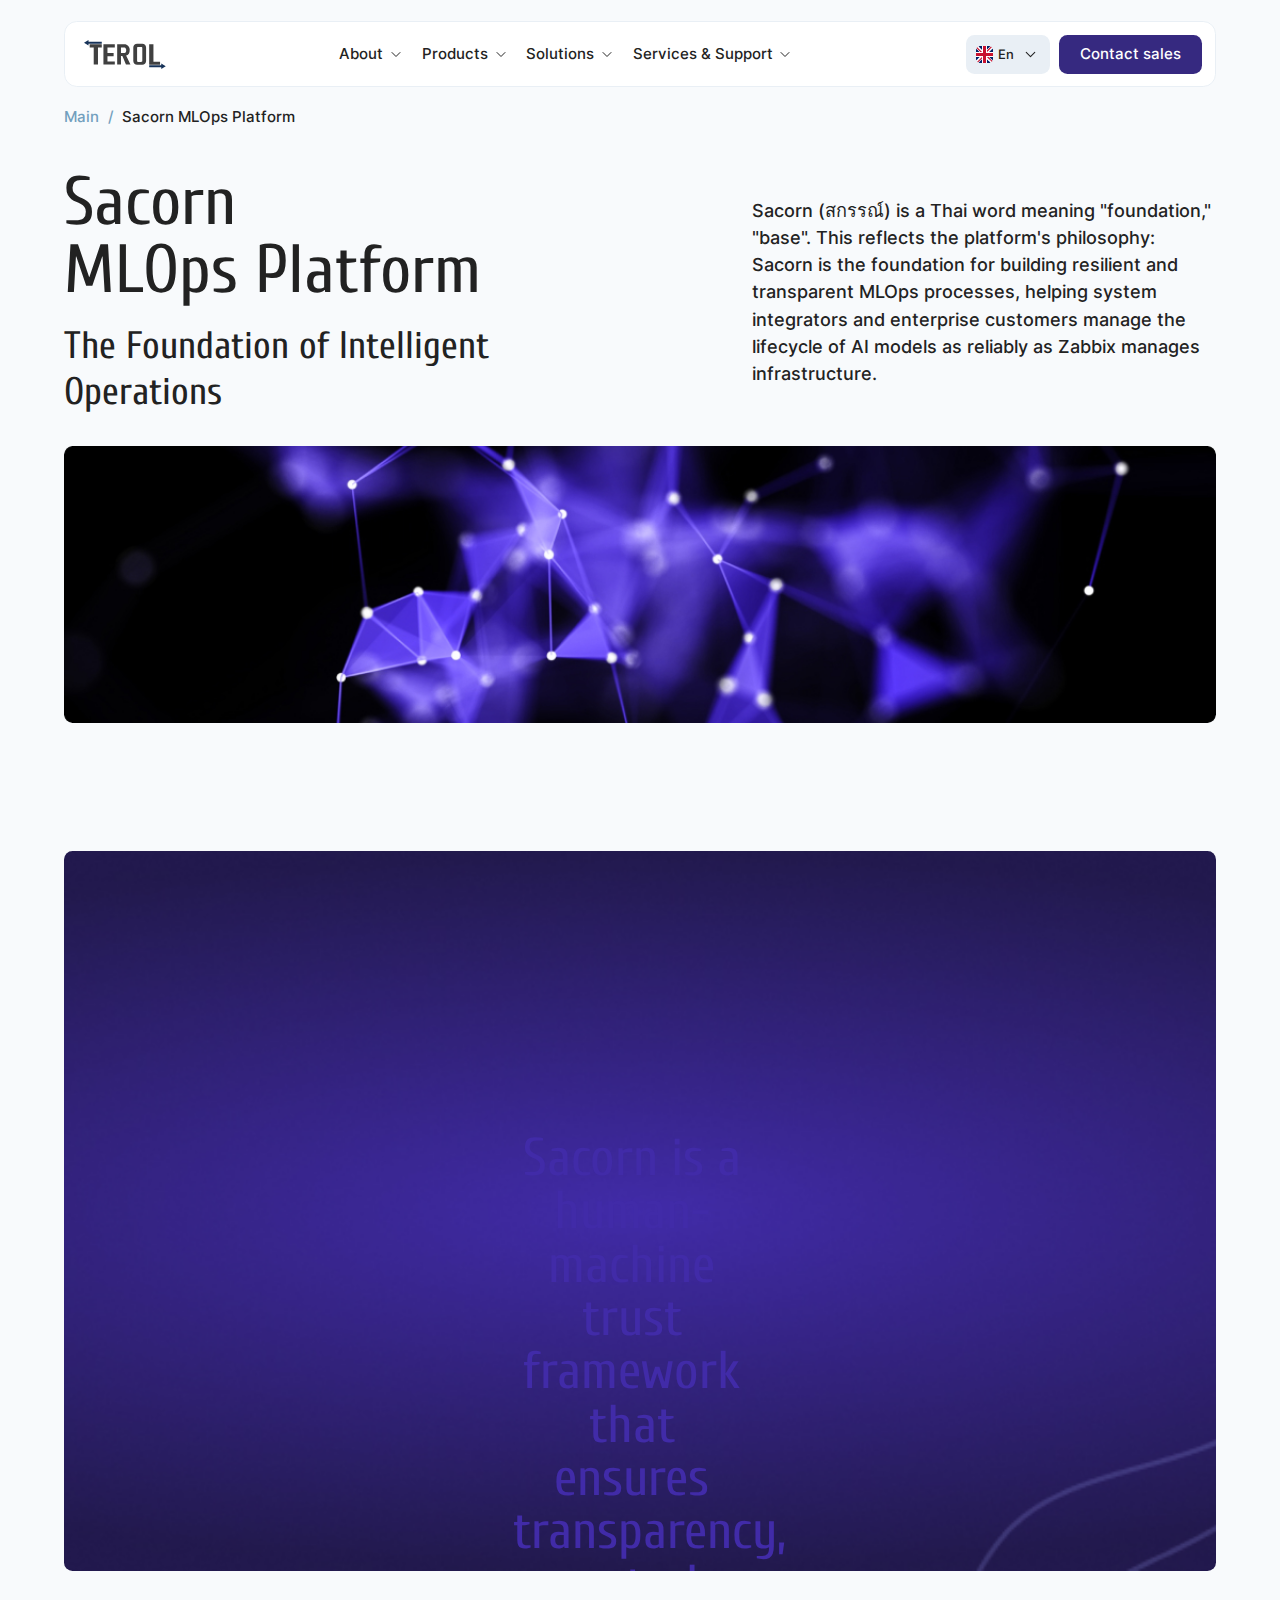
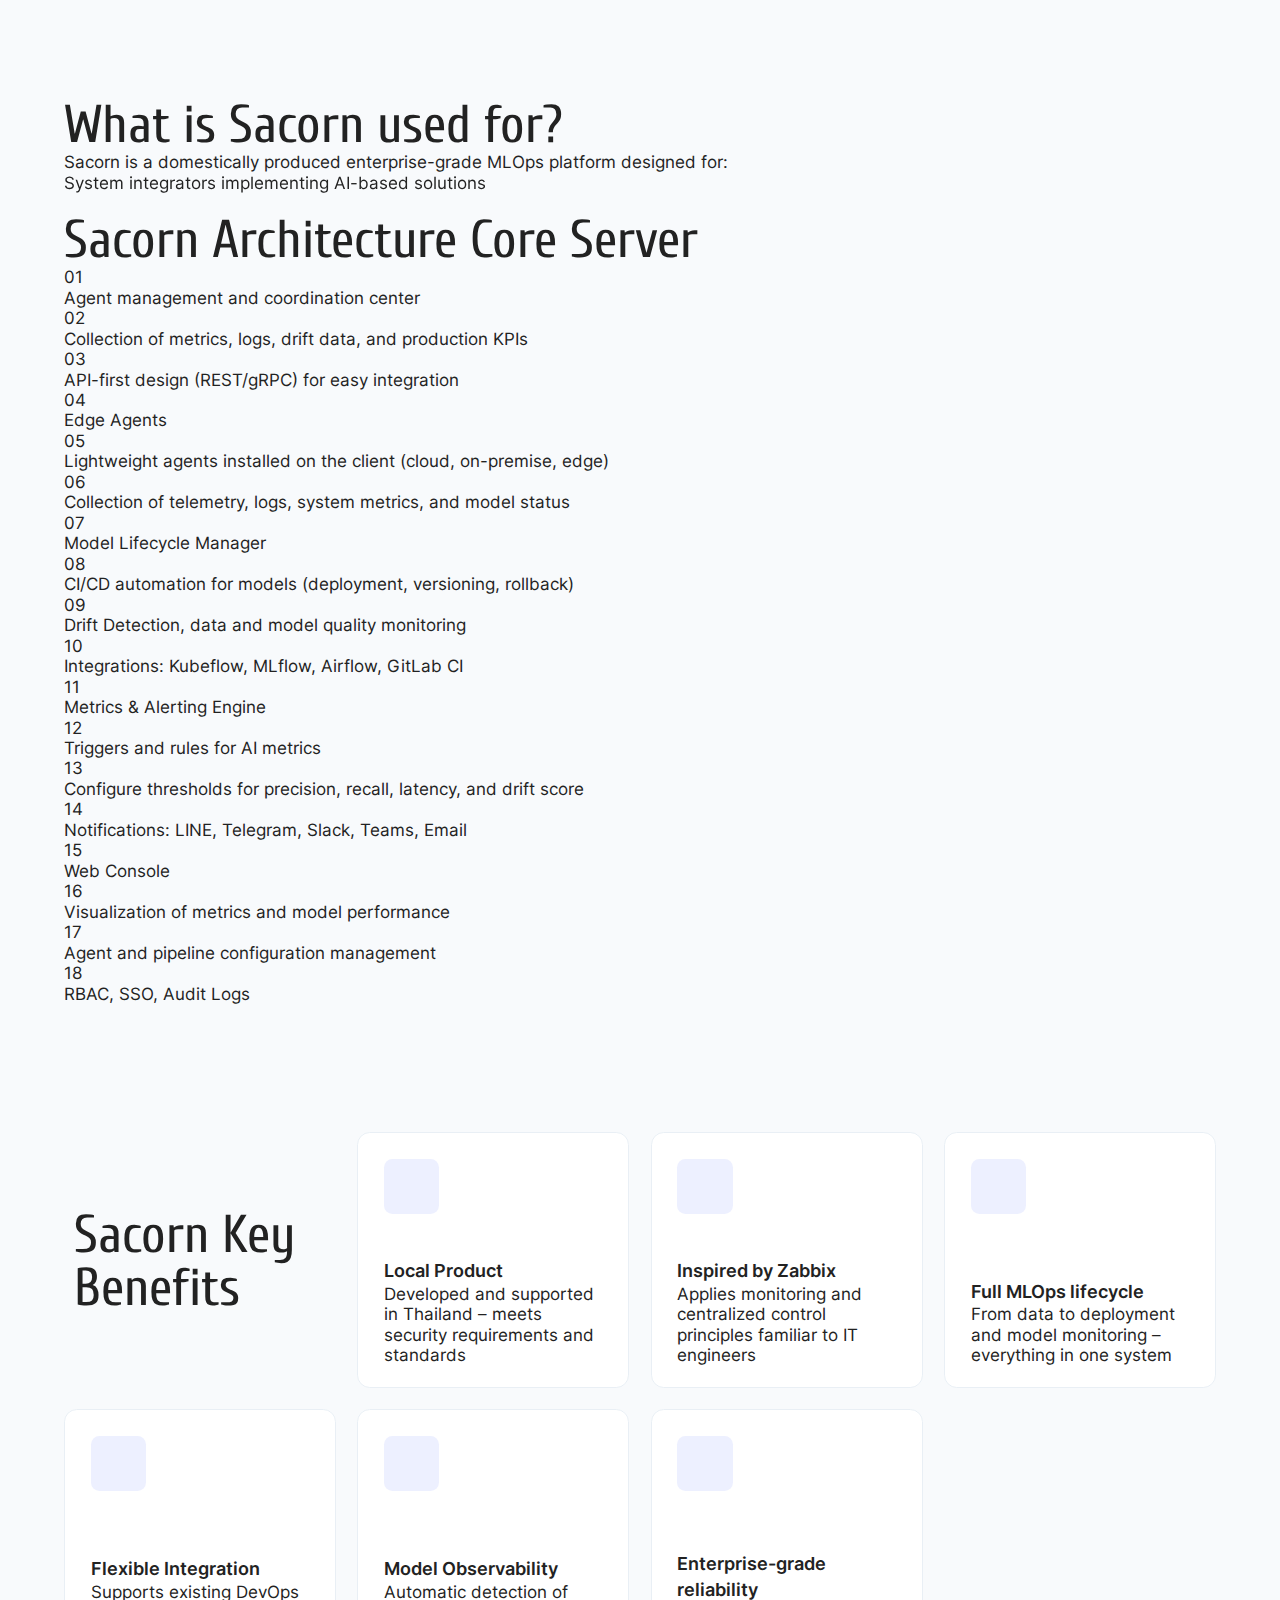
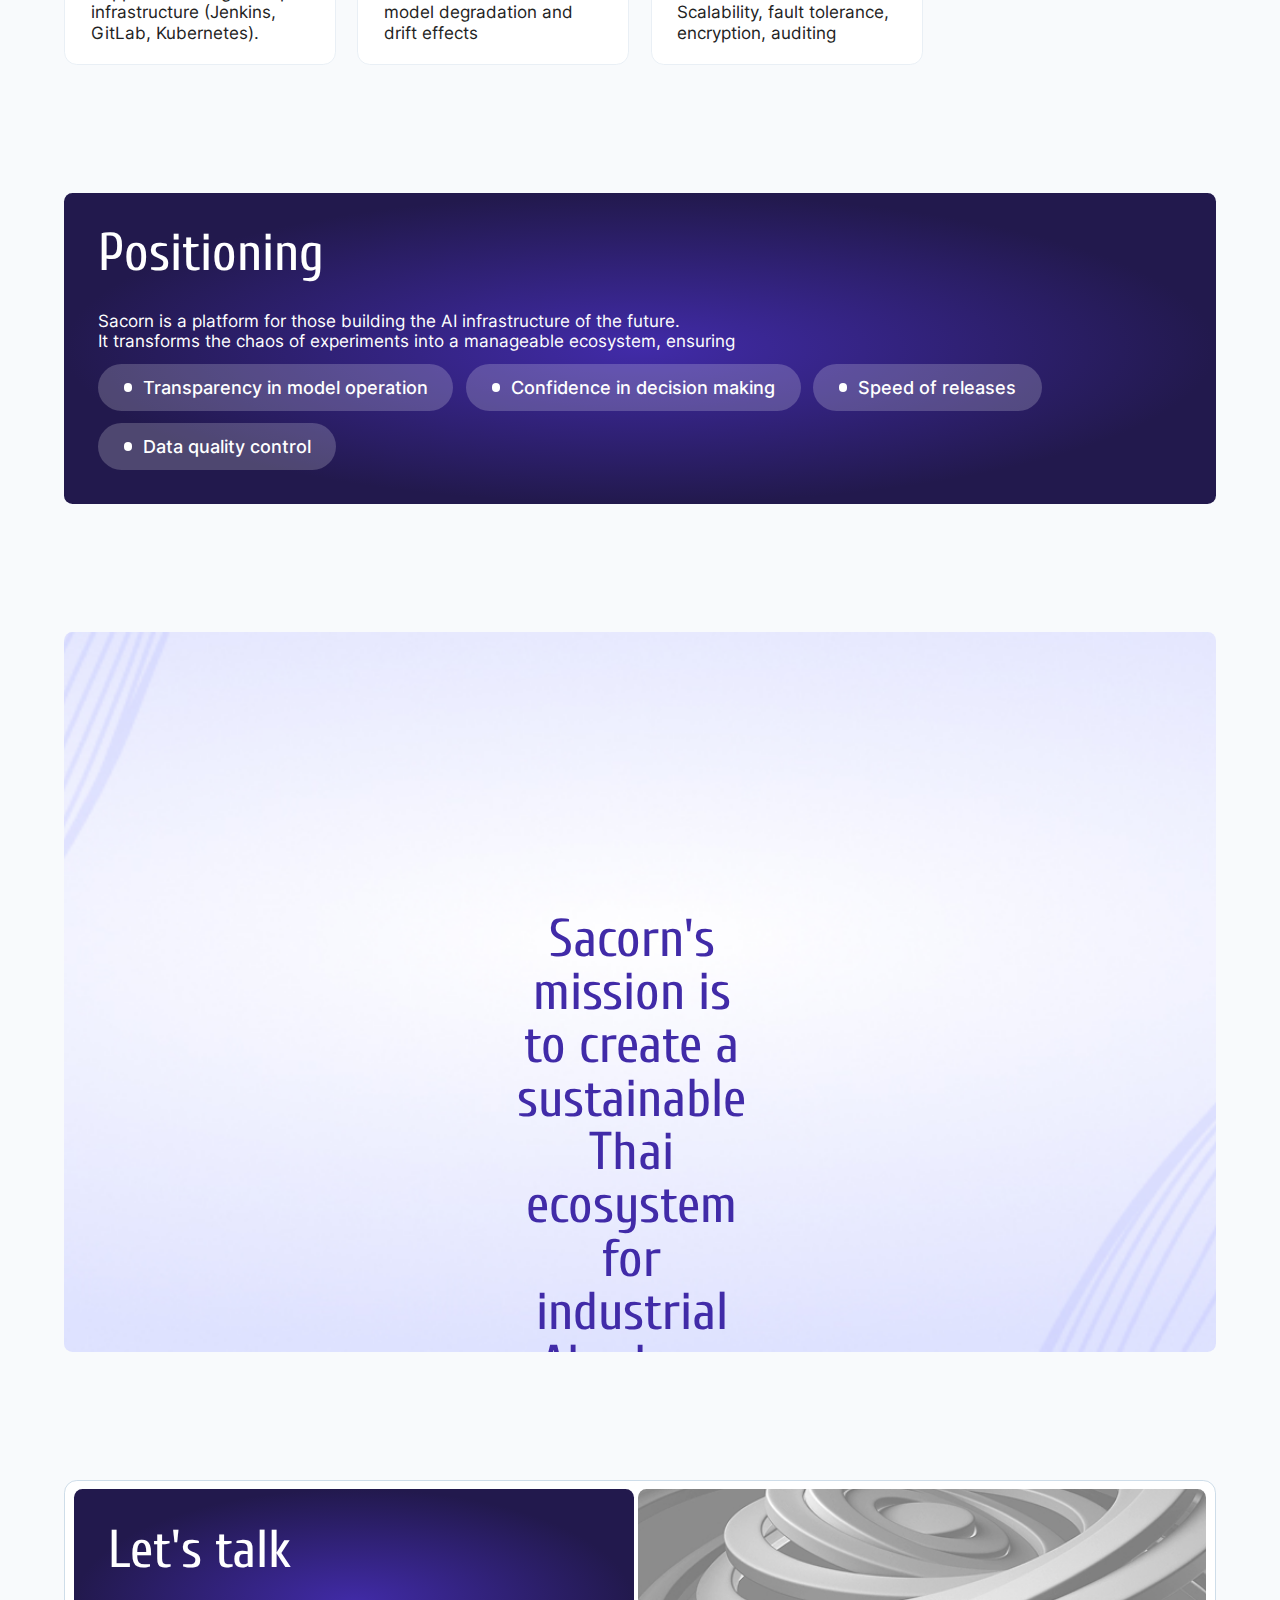
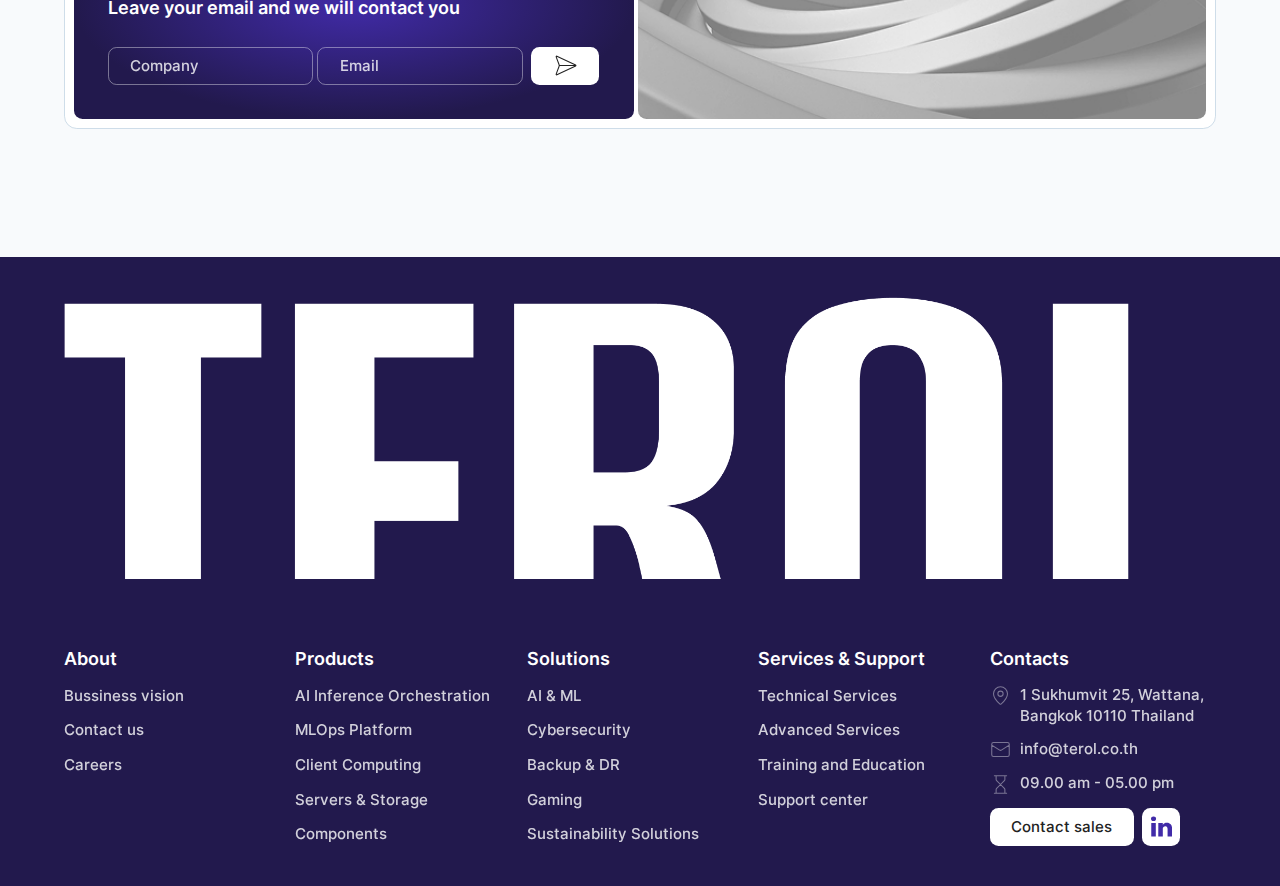
<file: sacorn-MLOps-platform.html>
<!DOCTYPE html>
<html lang="en">
<head>
    <meta charset="UTF-8">
    <meta name="viewport" content="width=device-width, initial-scale=1.0">
    <title>Terol - Provider of IT Solutions</title>
    <meta name="description" content="Provider of the best IT solutions since 2023. We build reliable and scalable infrastructure for businesses.">

    <link rel="stylesheet" href="./libs/swiper/swiper-bundle.min.css">
    <link rel="stylesheet" href="./css/style.css">
</head>
<body>
    
    <header class="header">
        <div class="container">
            <div class="header__content">
                <a href="/" class="header__logo">
                    <img src="./img/logo.svg"  alt="Terol logo, go to homepage">
                </a>
                <div class="header__menu">
                    <nav class="header__nav">
                        <ul class="header__nav-list" aria-label="Main navigation">
                            <li class="header__nav-item with-sub">
                                <a href="#" class="header__nav-link" aria-haspopup="true" aria-expanded="false">About</a>
                                <ul class="header__nav-item-sub">
                                    <li class="header__nav-item-sub-item">
                                        <a href="#" class="header__nav-item-sub-link">Bussiness vision</a>
                                    </li>
                                    <li class="header__nav-item-sub-item">
                                        <a href="#" class="header__nav-item-sub-link">Contact us</a>
                                    </li>
                                    <li class="header__nav-item-sub-item">
                                        <a href="#" class="header__nav-item-sub-link">Careers</a>
                                    </li>
                                </ul>
                            </li>
                            <li class="header__nav-item with-sub">
                                <a href="#" class="header__nav-link" aria-haspopup="true" aria-expanded="false">Products</a>
                                <ul class="header__nav-item-sub">
                                    <li class="header__nav-item-sub-item">
                                        <a href="#" class="header__nav-item-sub-link">AI Inference Orchestration</a>
                                    </li>
                                    <li class="header__nav-item-sub-item">
                                        <a href="#" class="header__nav-item-sub-link">MLOps Platform</a>
                                    </li>
                                    <li class="header__nav-item-sub-item">
                                        <a href="#" class="header__nav-item-sub-link">Client Computing</a>
                                    </li>
                                    <li class="header__nav-item-sub-item">
                                        <a href="#" class="header__nav-item-sub-link">Servers & Storage</a>
                                    </li>
                                    <li class="header__nav-item-sub-item">
                                        <a href="#" class="header__nav-item-sub-link">Components</a>
                                    </li>
                                </ul>
                            </li>
                            <li class="header__nav-item with-sub">
                                <a href="#" class="header__nav-link" aria-haspopup="true" aria-expanded="false">Solutions</a>
                                <ul class="header__nav-item-sub">
                                    <li class="header__nav-item-sub-item">
                                        <a href="#" class="header__nav-item-sub-link">AI & ML</a>
                                    </li>
                                    <li class="header__nav-item-sub-item">
                                        <a href="#" class="header__nav-item-sub-link">Cybersecurity</a>
                                    </li>
                                    <li class="header__nav-item-sub-item">
                                        <a href="#" class="header__nav-item-sub-link">Backup & DR</a>
                                    </li>
                                    <li class="header__nav-item-sub-item">
                                        <a href="#" class="header__nav-item-sub-link">Gaming</a>
                                    </li>
                                    <li class="header__nav-item-sub-item">
                                        <a href="#" class="header__nav-item-sub-link">Sustainability Solutions</a>
                                    </li>
                                </ul>
                            </li>
                            <li class="header__nav-item with-sub">
                                <a href="#" class="header__nav-link" aria-haspopup="true" aria-expanded="false">Services & Support</a>
                                <ul class="header__nav-item-sub">
                                    <li class="header__nav-item-sub-item">
                                        <a href="#" class="header__nav-item-sub-link">Technical Services</a>
                                    </li>
                                    <li class="header__nav-item-sub-item">
                                        <a href="#" class="header__nav-item-sub-link">Advanced Services</a>
                                    </li>
                                    <li class="header__nav-item-sub-item">
                                        <a href="#" class="header__nav-item-sub-link">Training and Education</a>
                                    </li>
                                    <li class="header__nav-item-sub-item">
                                        <a href="#" class="header__nav-item-sub-link">Support center</a>
                                    </li>
                                </ul>
                            </li>
                        </ul>
                    </nav>
                    <div class="header__lang lang">
                        <button class="lang__head" type="button" aria-haspopup="true" aria-expanded="false" aria-controls="lang-menu" aria-label="Language selector, current language: English">
                            <div class="lang__head-content">
                                <div class="lang__head-flag">
                                    <img src="./img/GB.png"  alt="Flag of the United Kingdom">
                                </div>
                                <div class="lang__head-name">En</div>
                            </div>
                        </button>
                        <ul class="lang__body" id="lang-menu" role="menu">
                            <li role="none">
                                <a href="" class="lang__item" role="menuitem">
                                    <div class="lang__item-flag">
                                        <img src="./img/Thailand.png" alt="Flag of Thailand">
                                    </div>
                                    <div class="lang__item-name">Th</div>
                                </a>
                            </li>
                        </ul>
                    </div>
                </div>
                <a href="#feedback" class="header__btn btn btn-purple popup-open">
                    <span>Contact sales</span>
                </a>
                <button class="header__burger" type="button" aria-label="Open navigation menu" aria-expanded="false" aria-controls="mobile-menu-id">
                </button>
            </div>
        </div>
    </header>

    <main class="main">

        <section class="breadcrumbs">
			<div class="container">
				<div class="breadcrumbs__list">
					<a href="/" class="breadcrumbs__item">Main</a>
					<span class="breadcrumbs__text">Sacorn MLOps Platform</span>
				</div>
			</div>
		</section>

        <section class="page-hero">
            <div class="container">
                <div class="page-hero__content">
                    <div class="page-hero__top w-60-40">
                        <div class="page-hero__top-left">
                            <h1 class="page-hero__title">Sacorn <br>MLOps Platform</h1>
                            <div class="page-hero__descr">
                                The Foundation of Intelligent Operations
                            </div>
                        </div>
                        <div class="page-hero__top-text w-80">
                            Sacorn (สกรรณ์) is a Thai word meaning "foundation," "base". This reflects the platform's philosophy: Sacorn is the foundation for building resilient and transparent MLOps processes, helping system integrators and enterprise customers manage the lifecycle of AI models as reliably as Zabbix manages infrastructure.
                        </div>
                    </div>
                    <div class="page-hero__img">
                        <picture class="lozad" data-iesrc="./img/page-hero-7.jpg" data-alt="">
                            <source srcset="./img/page-hero-7.jpg" media="(min-width: 768px)">
                            <source srcset="./img/page-hero-7.jpg" media="(min-width: 0px)">
                        </picture>
                    </div>
                </div>
            </div>
        </section>

         <section class="platform no-circle">
            <div class="container">
                <div class="platform__content">
                    <picture class="platform__content-back lozad loaded" data-iesrc="./img/platform-3.jpg" data-alt="" data-loaded="true">
                        <source srcset="./img/platform-3.jpg" media="(min-width: 768px)">
                        <source srcset="./img/platform-3.jpg" media="(min-width: 0px)">
                    <img></picture>
                    <h2 class="platform__title title is-white">
                        Sacorn is a human-machine trust framework that ensures transparency, control, and efficiency <br>of AI processes at all levels
                    </h2>
                </div>
            </div>
        </section>

        <section class="cards-wave">
            <div class="container">
                <h2 class="cards-wave__title title">What is Sacorn used&nbsp;for?</h2>
                <div class="cards-wave__text">
                    Sacorn is a domestically produced enterprise-grade MLOps platform designed for:
                </div>
                <div class="cards-wave__swiper swiper">
                    <div class="swiper-wrapper">
                        <div class="cards-wave__item swiper-slide">
                            <div class="cards-wave__item-title">System integrators implementing AI-based solutions</div>
                        </div>
                        <div class="cards-wave__item swiper-slide">
                            <div class="cards-wave__item-title">Organizations that need to monitor the performance, reliability, and security of AI system</div>
                        </div>
                        <div class="cards-wave__item swiper-slide">
                            <div class="cards-wave__item-title">Enterprise teams managing ML models in production</div>
                        </div>
                        <div class="cards-wave__item swiper-slide is-dark">
                            <div class="cards-wave__item-title">The platform integrates monitoring, orchestration, and lifecycle control of ML models, providing a full stack of tools — from data and pipelines to real-time predictions and deviations</div>
                        </div>
                    </div>
                </div>
            </div>
        </section>

        <section class="scroll-list">
            <div class="container">
                <div class="scroll-list__content">
                    <h2 class="scroll-list__title title">Sacorn Architecture Core&nbsp;Server</h2>
                    <div class="scroll-list__list">
                        <div class="scroll-list__list-item">
                            <div class="scroll-list__list-item-num">01</div>
                            <div class="scroll-list__list-item-text">Agent management and coordination center</div>
                        </div>
                        <div class="scroll-list__list-item">
                            <div class="scroll-list__list-item-num">02</div>
                            <div class="scroll-list__list-item-text">Collection of metrics, logs, drift data, and production KPIs</div>
                        </div>
                        <div class="scroll-list__list-item">
                            <div class="scroll-list__list-item-num">03</div>
                            <div class="scroll-list__list-item-text">API-first design (REST/gRPC) for easy integration</div>
                        </div>
                        <div class="scroll-list__list-item">
                            <div class="scroll-list__list-item-num">04</div>
                            <div class="scroll-list__list-item-text">Edge Agents</div>
                        </div>
                        <div class="scroll-list__list-item">
                            <div class="scroll-list__list-item-num">05</div>
                            <div class="scroll-list__list-item-text">Lightweight agents installed on the client <span>(cloud, on-premise, edge)</span></div>
                        </div>
                        <div class="scroll-list__list-item">
                            <div class="scroll-list__list-item-num">06</div>
                            <div class="scroll-list__list-item-text">Collection of telemetry, logs, system metrics, and model status</div>
                        </div>
                        <div class="scroll-list__list-item">
                            <div class="scroll-list__list-item-num">07</div>
                            <div class="scroll-list__list-item-text">Model Lifecycle Manager</div>
                        </div>
                        <div class="scroll-list__list-item">
                            <div class="scroll-list__list-item-num">08</div>
                            <div class="scroll-list__list-item-text">CI/CD automation for models <span>(deployment, versioning, rollback)</span></div>
                        </div>
                        <div class="scroll-list__list-item">
                            <div class="scroll-list__list-item-num">09</div>
                            <div class="scroll-list__list-item-text">Drift Detection, data and model quality monitoring</div>
                        </div>
                        <div class="scroll-list__list-item">
                            <div class="scroll-list__list-item-num">10</div>
                            <div class="scroll-list__list-item-text">Integrations: Kubeflow, MLflow, Airflow, GitLab CI</div>
                        </div>
                        <div class="scroll-list__list-item">
                            <div class="scroll-list__list-item-num">11</div>
                            <div class="scroll-list__list-item-text">Metrics & Alerting Engine</div>
                        </div>
                        <div class="scroll-list__list-item">
                            <div class="scroll-list__list-item-num">12</div>
                            <div class="scroll-list__list-item-text">Triggers and rules for AI metrics</div>
                        </div>
                        <div class="scroll-list__list-item">
                            <div class="scroll-list__list-item-num">13</div>
                            <div class="scroll-list__list-item-text">Configure thresholds for precision, recall, latency, and drift score</div>
                        </div>
                        <div class="scroll-list__list-item">
                            <div class="scroll-list__list-item-num">14</div>
                            <div class="scroll-list__list-item-text">Notifications: LINE, Telegram, Slack, Teams, Email</div>
                        </div>
                        <div class="scroll-list__list-item">
                            <div class="scroll-list__list-item-num">15</div>
                            <div class="scroll-list__list-item-text">Web Console</div>
                        </div>
                        <div class="scroll-list__list-item">
                            <div class="scroll-list__list-item-num">16</div>
                            <div class="scroll-list__list-item-text">Visualization of metrics and model performance</div>
                        </div>
                        <div class="scroll-list__list-item">
                            <div class="scroll-list__list-item-num">17</div>
                            <div class="scroll-list__list-item-text">Agent and pipeline configuration management</div>
                        </div>
                        <div class="scroll-list__list-item">
                            <div class="scroll-list__list-item-num">18</div>
                            <div class="scroll-list__list-item-text">RBAC, SSO, Audit Logs</div>
                        </div>
                    </div>
                </div>
            </div>
        </section>

         <section class="data-system">
            <div class="container">
                <div class="data-system__content">
                    <h2 class="data-system__title title is-big with-border">Sacorn Key Benefits</h2>
                    <div class="data-system__swiper swiper">
                        <div class="swiper-wrapper">
                            <div class="data-system__item swiper-slide is-big">
                                <!-- нужен пустой блок для соответвия верстки дизайну -->
                            </div>
                            <div class="data-system__item swiper-slide">
                                <div class="data-system__item-icon">
                                    <img src="./img/data-system-15.svg" alt="" class="lozad">
                                </div>
                                <div class="data-system__item-text">
                                   Local Product
                                </div>
                                <div class="data-system__item-small">
                                    Developed and supported in Thailand – meets security requirements and standards
                                </div>
                            </div>
                            <div class="data-system__item swiper-slide">
                                <div class="data-system__item-icon">
                                    <img src="./img/data-system-16.svg" alt="" class="lozad">
                                </div>
                                <div class="data-system__item-text">
                                   Inspired by Zabbix
                                </div>
                                <div class="data-system__item-small">
                                    Applies monitoring and centralized control principles familiar to IT engineers
                                </div>
                            </div>
                            <div class="data-system__item swiper-slide">
                                <div class="data-system__item-icon">
                                    <img src="./img/data-system-17.svg" alt="" class="lozad">
                                </div>
                                <div class="data-system__item-text">
                                    Full MLOps lifecycle
                                </div>
                                <div class="data-system__item-small">
                                    From data to deployment and model monitoring – everything in one system
                                </div>
                            </div>
                            <div class="data-system__item swiper-slide">
                                <div class="data-system__item-icon">
                                    <img src="./img/data-system-18.svg" alt="" class="lozad">
                                </div>
                                <div class="data-system__item-text">
                                    Flexible Integration
                                </div>
                                <div class="data-system__item-small">
                                    Supports existing DevOps infrastructure (Jenkins, GitLab, Kubernetes).
                                </div>
                            </div>
                            <div class="data-system__item swiper-slide">
                                <div class="data-system__item-icon">
                                    <img src="./img/data-system-19.svg" alt="" class="lozad">
                                </div>
                                <div class="data-system__item-text">
                                   Model Observability
                                </div>
                                <div class="data-system__item-small">
                                    Automatic detection of model degradation and drift effects
                                </div>
                            </div>
                            <div class="data-system__item  swiper-slide">
                                <div class="data-system__item-icon">
                                    <img src="./img/data-system-19.svg" alt="" class="lozad">
                                </div>
                                <div class="data-system__item-text">
                                   Enterprise-grade reliability
                                </div>
                                <div class="data-system__item-small">
                                    Scalability, fault tolerance, encryption, auditing
                                </div>
                            </div>
                        </div>
                    </div>
                </div>
            </div>
        </section>

        <section class="purple-banner">
            <div class="container">
                <div class="purple-banner__content --col">
                    <h2 class="purple-banner__title title">Positioning</h2>
                    <div class="purple-banner__small-text">
                        Sacorn is a platform for those building the AI ​​infrastructure of the future.
                        <br>
                        It transforms the chaos of experiments into a manageable ecosystem, ensuring
                    </div>
                    <div class="purple-banner__items">
                        <div class="purple-banner__items-item">Transparency in model operation</div>
                        <div class="purple-banner__items-item">Confidence in decision making</div>
                        <div class="purple-banner__items-item">Speed of releases</div>
                        <div class="purple-banner__items-item">Data quality control</div>
                    </div>
                </div>
            </div>
        </section>

        <section class="platform no-circle">
            <div class="container">
                <div class="platform__content">
                    <picture class="platform__content-back lozad loaded" data-iesrc="./img/platform-2.jpg" data-alt="" data-loaded="true">
                        <source srcset="./img/platform-2.jpg" media="(min-width: 768px)">
                        <source srcset="./img/platform-2.jpg" media="(min-width: 0px)">
                    <img></picture>
                    <h2 class="platform__title title">
                        Sacorn's mission is to create a sustainable Thai ecosystem for industrial AI, where every model is supervised and every integration is controlled.
                    </h2>
                </div>
            </div>
        </section>

        <section class="cta">
            <div class="container">
                <div class="cta__content">
                    <div class="cta__info">
                        <h3 class="cta__title title" id="feedback-title">Let's talk</h3>
                        <div class="cta__descr">Leave your email and we will contact you</div>
                        <form action="#" class="cta__form form">
                            <label for="company-3" class="visually-hidden">Company</label>
                            <input type="text" id="company-3" name="company" class="form__input" placeholder="Company" required>
                            <label for="email-3" class="visually-hidden">Email</label>
                            <input type="email" id="email-3" name="email" class="form__input input-email" placeholder="Email" required>
                            <button type="submit" class="form__btn">
                                <span class="visually-hidden">Submit</span>
                            </button>
                        </form>
                    </div>
                    <div class="cta__decor">
                        <video class="lozad" autoplay muted loop playsinline poster="./img/video-poster-2.jpg">
                            <source src="./video/GettyImages-1284024503.mp4">
                        </video>
                    </div>
                </div>
            </div>
        </section>


    </main>

    <footer class="footer">
        <div class="footer__decor">
            <div class="footer__decor-item">
                <img class="lozad" src="./img/footer-decor-left.svg" alt="">
            </div>
            <div class="footer__decor-item">
                <img class="lozad" src="./img/footer-decor-right.svg" alt="">
            </div>
        </div>
        <div class="container">
            <div class="footer__logo">
                <img src="./img/footer-logo.png"  alt="Terol logo">
            </div>
            <div class="footer__bottom">
                <nav aria-label="Footer navigation" class="footer__nav">
                    <div class="footer__nav-col">
                        <div class="footer__nav-col-head">
                            <div class="footer__nav-col-main">About </div>
                        </div>
                        <ul class="footer__nav-col-list">
                            <li class="footer__nav-col-list-item">
                                <a href="" class="footer__nav-col-list-link">Bussiness vision</a>
                            </li>
                            <li class="footer__nav-col-list-item">
                                <a href="" class="footer__nav-col-list-link">Contact us</a>
                            </li>
                            <li class="footer__nav-col-list-item">
                                <a href="" class="footer__nav-col-list-link">Careers</a>
                            </li>
                        </ul>
                    </div>
                    <div class="footer__nav-col">
                        <div class="footer__nav-col-head">
                            <div class="footer__nav-col-main">Products</div>
                        </div>
                        <ul class="footer__nav-col-list">
                            <li class="footer__nav-col-list-item">
                                <a href="" class="footer__nav-col-list-link">AI Inference Orchestration</a>
                            </li>
                            <li class="footer__nav-col-list-item">
                                <a href="" class="footer__nav-col-list-link">MLOps Platform</a>
                            </li>
                            <li class="footer__nav-col-list-item">
                                <a href="" class="footer__nav-col-list-link">Client Computing</a>
                            </li>
                            <li class="footer__nav-col-list-item">
                                <a href="" class="footer__nav-col-list-link">Servers & Storage</a>
                            </li>
                            <li class="footer__nav-col-list-item">
                                <a href="" class="footer__nav-col-list-link">Components</a>
                            </li>
                        </ul>
                    </div>
                    <div class="footer__nav-col">
                        <div class="footer__nav-col-head">
                            <div class="footer__nav-col-main">Solutions</div>
                        </div>
                        <ul class="footer__nav-col-list">
                            <li class="footer__nav-col-list-item">
                                <a href="" class="footer__nav-col-list-link">AI & ML</a>
                            </li>
                            <li class="footer__nav-col-list-item">
                                <a href="" class="footer__nav-col-list-link">Cybersecurity</a>
                            </li>
                            <li class="footer__nav-col-list-item">
                                <a href="" class="footer__nav-col-list-link">Backup & DR</a>
                            </li>
                            <li class="footer__nav-col-list-item">
                                <a href="" class="footer__nav-col-list-link">Gaming</a>
                            </li>
                            <li class="footer__nav-col-list-item">
                                <a href="" class="footer__nav-col-list-link">Sustainability Solutions</a>
                            </li>
                        </ul>
                    </div>
                    <div class="footer__nav-col">
                        <div class="footer__nav-col-head">
                            <div class="footer__nav-col-main">Services & Support</div>
                        </div>
                        <ul class="footer__nav-col-list">
                            <li class="footer__nav-col-list-item">
                                <a href="" class="footer__nav-col-list-link">Technical Services</a>
                            </li>
                            <li class="footer__nav-col-list-item">
                                <a href="" class="footer__nav-col-list-link">Advanced Services</a>
                            </li>
                            <li class="footer__nav-col-list-item">
                                <a href="" class="footer__nav-col-list-link">Training and Education</a>
                            </li>
                            <li class="footer__nav-col-list-item">
                                <a href="" class="footer__nav-col-list-link">Support center</a>
                            </li>
                        </ul>
                    </div>
                </nav>
                <div class="footer__col">
                    <div class="footer__col-head">Contacts</div>
                    <div class="footer__col-item --location">1 Sukhumvit 25, Wattana, Bangkok 10110 Thailand</div>
                    <a href="mailto:info@terol.co.th" class="footer__col-item --mail">info@terol.co.th</a>
                    <div class="footer__col-item --schedule">09.00 am - 05.00 pm</div>
                    <div class="footer__col-bottom">
                        <a href="#feedback" class="footer__col-btn btn btn-white  popup-open">
                            <span>Contact sales</span>
                        </a>
                        <a href="" class="footer__col-in">
                            <img src="./img/in.svg" alt="">
                        </a>
                    </div>
                </div>
            </div>
        </div>
    </footer>

    <div class="popup popup__feedback" id="feedback" role="dialog" aria-modal="true" aria-labelledby="feedback-title">
            <div class="popup__wrap">
                <div class="popup__content">
                    <div class="container">
                        <div class="popup__body">
                            <button class="popup__close" type="button" aria-label="Close"></button>
                            <div class="cta">
                                <div class="cta__content">
                                    <div class="cta__info">
                                        <h3 class="cta__title title" id="feedback-title">Let's talk</h3>
                                        <div class="cta__descr">Leave your email and we will contact you</div>
                                        <form action="#" class="cta__form form">
                                            <label for="company-2" class="visually-hidden">Company</label>
                                            <input type="text" id="company-2" name="company" class="form__input" placeholder="Company" required>
                                            <label for="email-2" class="visually-hidden">Email</label>
                                            <input type="email" id="email-2" name="email" class="form__input input-email" placeholder="Email" required>
                                            <button type="submit" class="form__btn">
                                                <span class="visually-hidden">Submit</span>
                                            </button>
                                        </form>
                                    </div>
                                    <div class="cta__decor">
                                        <video class="lozad" autoplay muted loop playsinline poster="./img/video-poster-2.jpg">
                                            <source src="./video/GettyImages-1284024503.mp4">
                                        </video>
                                    </div>
                                </div>
                            </div>
                        </div>
                    </div>
                </div>
            <div class="popup__shade"></div>
            </div>
    </div>

    <div class="popup popup__review" id="review" role="dialog" aria-modal="true" aria-labelledby="review-title">
        <div class="popup__wrap">
            <div class="popup__content">
                <div class="popup__body">
                    <button class="popup__close" type="button" aria-label="Close"></button>
                    <div class="reviews__item">
                        <h3 class="reviews__item-title" id="review-title"></h3>
                        <div class="reviews__item-content">
                            <p class="reviews__item-content-text"></p>
                        </div>
                        <div class="reviews__item-auth">
                        </div>
                    </div>
                </div>
            </div>
            <div class="popup__shade"></div>
        </div>
    </div>

    <script src="./libs/jquery-3.5.1.min.js"></script>
    <script src="./libs/swiper/swiper-bundle.min.js"></script>
    <script src="./libs/inputmask/jquery.inputmask.bundle.js"></script>
    <script src="./libs/lozad/lozad.js"></script>
    <script src="./js/script.js"></script>

</body>
</html>
</file>
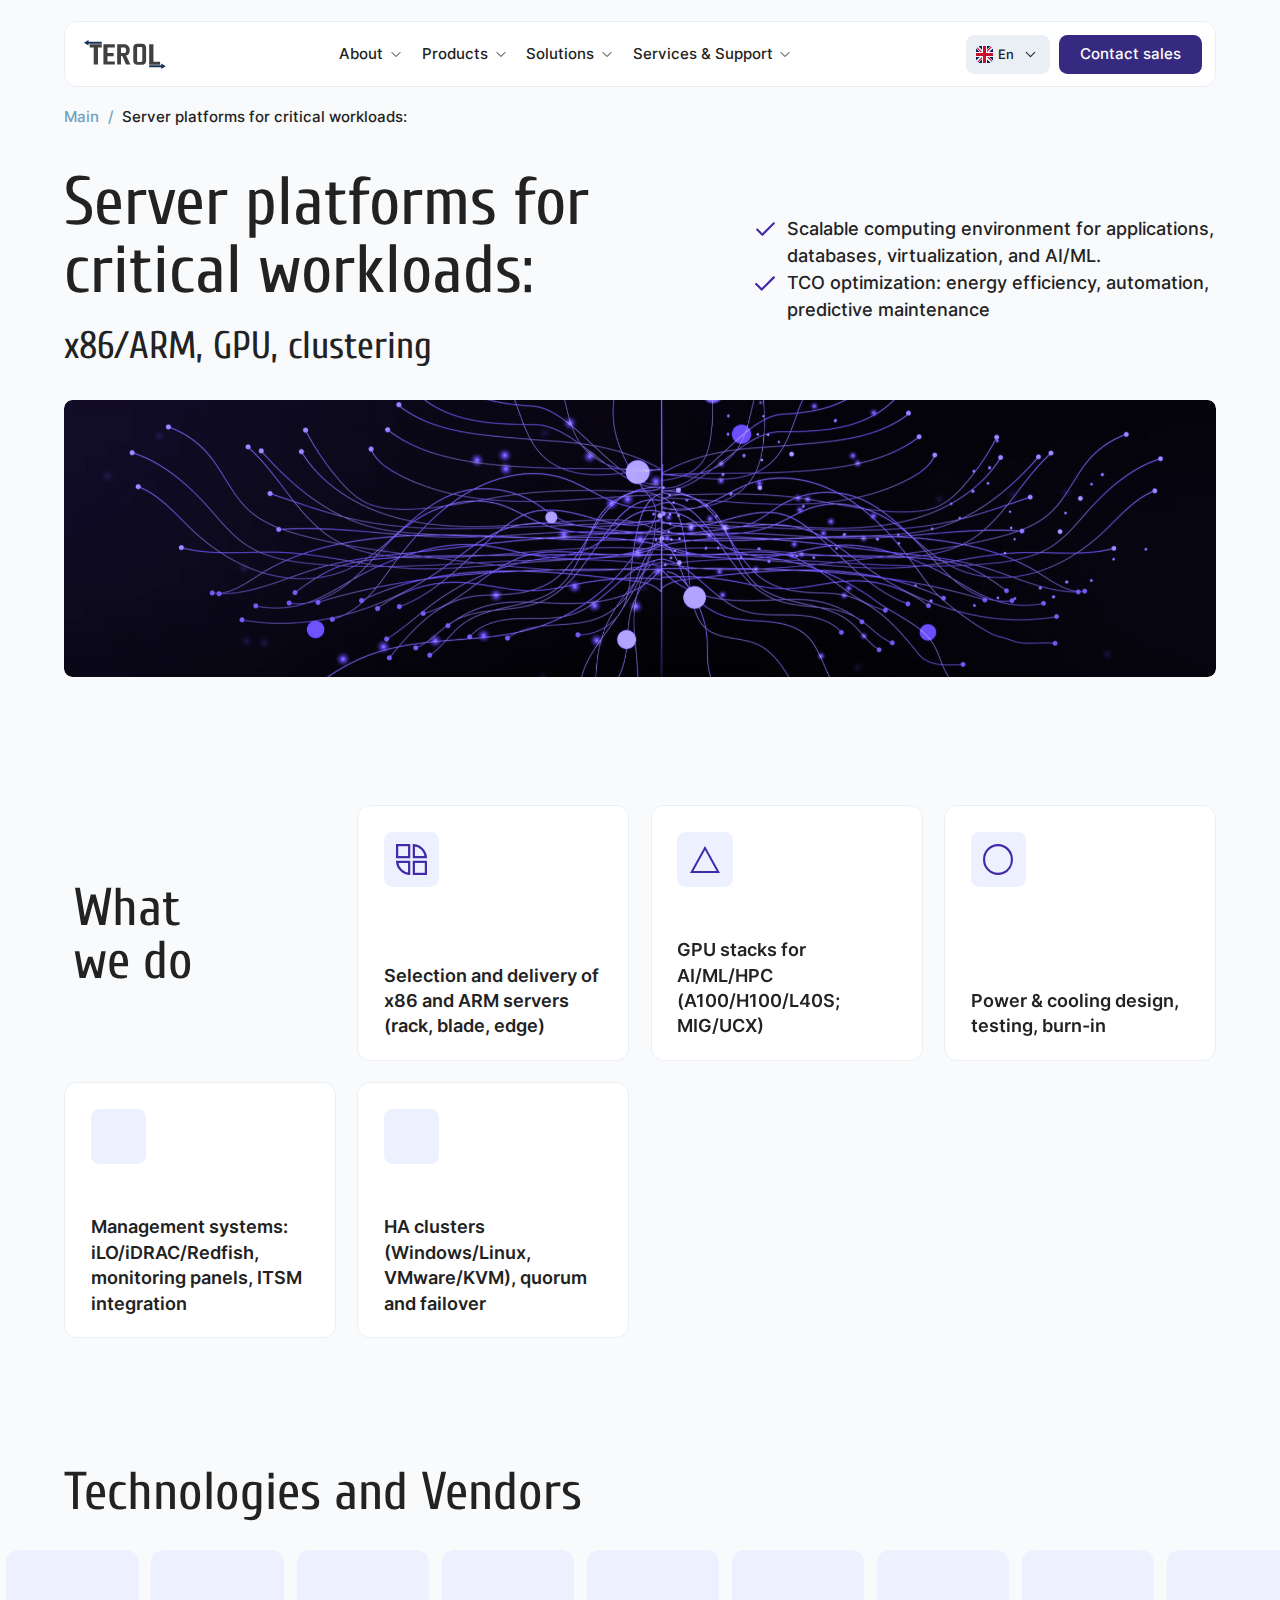
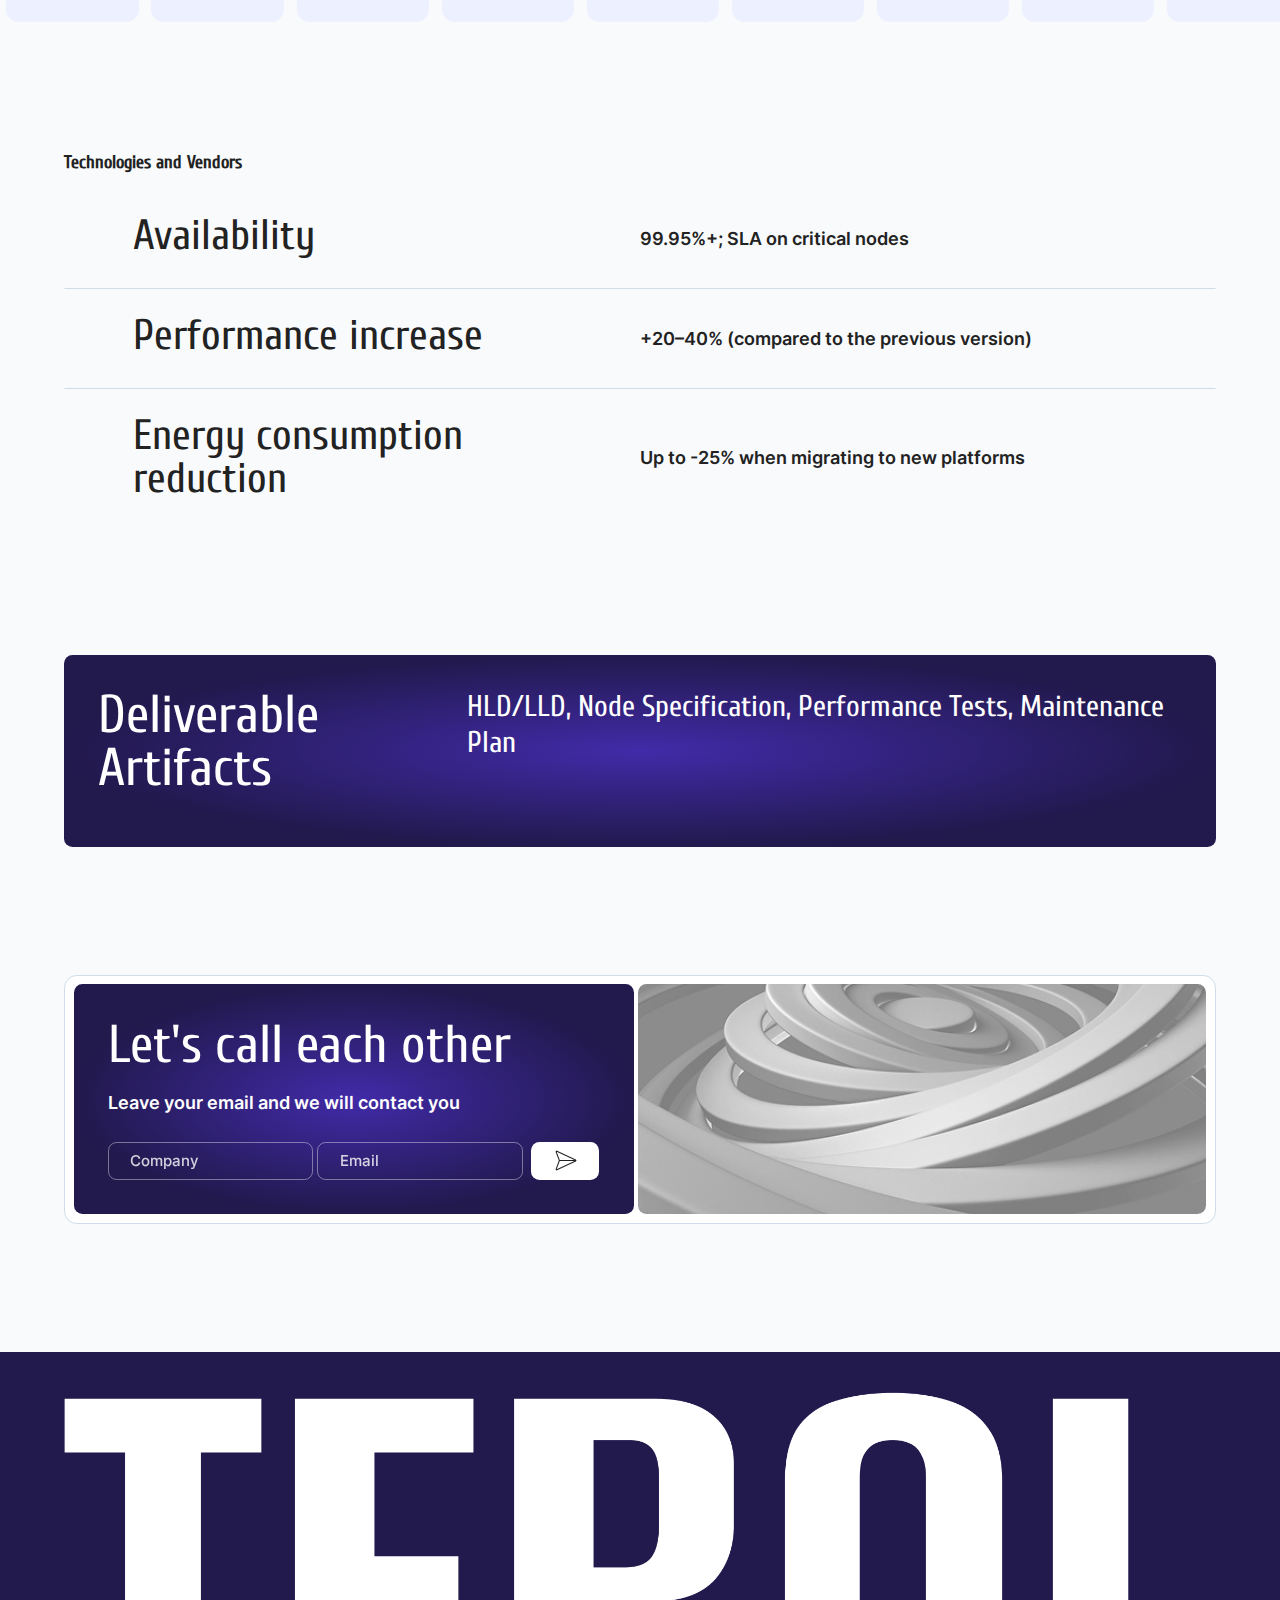
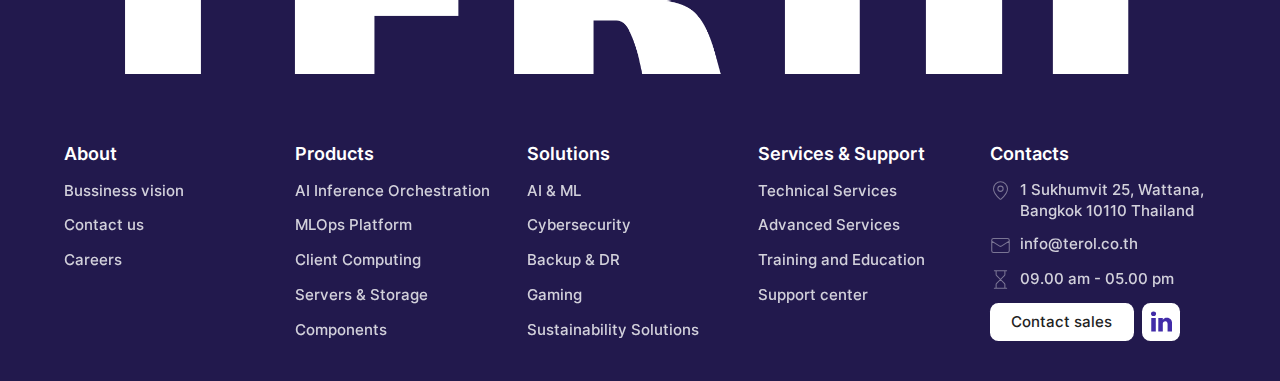
<file: server-platforms-for-critical-workloads.html>
<!DOCTYPE html>
<html lang="en">
<head>
    <meta charset="UTF-8">
    <meta name="viewport" content="width=device-width, initial-scale=1.0">
    <title>Terol - Provider of IT Solutions</title>
    <meta name="description" content="Provider of the best IT solutions since 2023. We build reliable and scalable infrastructure for businesses.">

    <link rel="stylesheet" href="./libs/swiper/swiper-bundle.min.css">
    <link rel="stylesheet" href="./css/style.css">
</head>
<body>
    
    <header class="header">
        <div class="container">
            <div class="header__content">
                <a href="/" class="header__logo">
                    <img src="./img/logo.svg"  alt="Terol logo, go to homepage">
                </a>
                <div class="header__menu">
                    <nav class="header__nav">
                        <ul class="header__nav-list" aria-label="Main navigation">
                            <li class="header__nav-item with-sub">
                                <a href="#" class="header__nav-link" aria-haspopup="true" aria-expanded="false">About</a>
                                <ul class="header__nav-item-sub">
                                    <li class="header__nav-item-sub-item">
                                        <a href="#" class="header__nav-item-sub-link">Bussiness vision</a>
                                    </li>
                                    <li class="header__nav-item-sub-item">
                                        <a href="#" class="header__nav-item-sub-link">Contact us</a>
                                    </li>
                                    <li class="header__nav-item-sub-item">
                                        <a href="#" class="header__nav-item-sub-link">Careers</a>
                                    </li>
                                </ul>
                            </li>
                            <li class="header__nav-item with-sub">
                                <a href="#" class="header__nav-link" aria-haspopup="true" aria-expanded="false">Products</a>
                                <ul class="header__nav-item-sub">
                                    <li class="header__nav-item-sub-item">
                                        <a href="#" class="header__nav-item-sub-link">AI Inference Orchestration</a>
                                    </li>
                                    <li class="header__nav-item-sub-item">
                                        <a href="#" class="header__nav-item-sub-link">MLOps Platform</a>
                                    </li>
                                    <li class="header__nav-item-sub-item">
                                        <a href="#" class="header__nav-item-sub-link">Client Computing</a>
                                    </li>
                                    <li class="header__nav-item-sub-item">
                                        <a href="#" class="header__nav-item-sub-link">Servers & Storage</a>
                                    </li>
                                    <li class="header__nav-item-sub-item">
                                        <a href="#" class="header__nav-item-sub-link">Components</a>
                                    </li>
                                </ul>
                            </li>
                            <li class="header__nav-item with-sub">
                                <a href="#" class="header__nav-link" aria-haspopup="true" aria-expanded="false">Solutions</a>
                                <ul class="header__nav-item-sub">
                                    <li class="header__nav-item-sub-item">
                                        <a href="#" class="header__nav-item-sub-link">AI & ML</a>
                                    </li>
                                    <li class="header__nav-item-sub-item">
                                        <a href="#" class="header__nav-item-sub-link">Cybersecurity</a>
                                    </li>
                                    <li class="header__nav-item-sub-item">
                                        <a href="#" class="header__nav-item-sub-link">Backup & DR</a>
                                    </li>
                                    <li class="header__nav-item-sub-item">
                                        <a href="#" class="header__nav-item-sub-link">Gaming</a>
                                    </li>
                                    <li class="header__nav-item-sub-item">
                                        <a href="#" class="header__nav-item-sub-link">Sustainability Solutions</a>
                                    </li>
                                </ul>
                            </li>
                            <li class="header__nav-item with-sub">
                                <a href="#" class="header__nav-link" aria-haspopup="true" aria-expanded="false">Services & Support</a>
                                <ul class="header__nav-item-sub">
                                    <li class="header__nav-item-sub-item">
                                        <a href="#" class="header__nav-item-sub-link">Technical Services</a>
                                    </li>
                                    <li class="header__nav-item-sub-item">
                                        <a href="#" class="header__nav-item-sub-link">Advanced Services</a>
                                    </li>
                                    <li class="header__nav-item-sub-item">
                                        <a href="#" class="header__nav-item-sub-link">Training and Education</a>
                                    </li>
                                    <li class="header__nav-item-sub-item">
                                        <a href="#" class="header__nav-item-sub-link">Support center</a>
                                    </li>
                                </ul>
                            </li>
                        </ul>
                    </nav>
                    <div class="header__lang lang">
                        <button class="lang__head" type="button" aria-haspopup="true" aria-expanded="false" aria-controls="lang-menu" aria-label="Language selector, current language: English">
                            <div class="lang__head-content">
                                <div class="lang__head-flag">
                                    <img src="./img/GB.png"  alt="Flag of the United Kingdom">
                                </div>
                                <div class="lang__head-name">En</div>
                            </div>
                        </button>
                        <ul class="lang__body" id="lang-menu" role="menu">
                            <li role="none">
                                <a href="" class="lang__item" role="menuitem">
                                    <div class="lang__item-flag">
                                        <img src="./img/Thailand.png" alt="Flag of Thailand">
                                    </div>
                                    <div class="lang__item-name">Th</div>
                                </a>
                            </li>
                        </ul>
                    </div>
                </div>
                <a href="#feedback" class="header__btn btn btn-purple popup-open">
                    <span>Contact sales</span>
                </a>
                <button class="header__burger" type="button" aria-label="Open navigation menu" aria-expanded="false" aria-controls="mobile-menu-id">
                </button>
            </div>
        </div>
    </header>

    <main class="main">

        <section class="breadcrumbs">
			<div class="container">
				<div class="breadcrumbs__list">
					<a href="/" class="breadcrumbs__item">Main</a>
					<span class="breadcrumbs__text">Server platforms for critical workloads:</span>
				</div>
			</div>
		</section>

        <section class="page-hero">
            <div class="container">
                <div class="page-hero__content">
                    <div class="page-hero__top">
                        <div class="page-hero__top-left">
                            <h1 class="page-hero__title">Server platforms for critical workloads:</h1>
                            <div class="page-hero__descr">
                               x86/ARM, GPU, clustering
                            </div>
                        </div>
                        <div class="page-hero__top-text w-80">
                            <ul class="tick-list">
                                <li>Scalable computing environment for applications, databases, virtualization, and AI/ML.</li>
                                <li>TCO optimization: energy efficiency, automation, predictive maintenance</li>
                            </ul>
                        </div>
                    </div>
                    <div class="page-hero__img">
                        <picture class="lozad" data-iesrc="./img/page-hero-4.jpg" data-alt="">
                            <source srcset="./img/page-hero-4.jpg" media="(min-width: 768px)">
                            <source srcset="./img/page-hero-4.jpg" media="(min-width: 0px)">
                        </picture>
                    </div>
                </div>
            </div>
        </section>

         <section class="data-system">
            <div class="container">
                <div class="data-system__content">
                    <h2 class="data-system__title title">What we&nbsp;do</h2>
                    <div class="data-system__swiper swiper">
                        <div class="swiper-wrapper">
                            <div class="data-system__item swiper-slide">
                                <!-- нужен пустой блок для соответвия верстки дизайну -->
                            </div>
                            <div class="data-system__item swiper-slide">
                                <div class="data-system__item-icon">
                                    <img src="./img/data-system-15.svg" alt="" class="lozad">
                                </div>
                                <div class="data-system__item-text">
                                   Selection and delivery of x86 and ARM servers (rack, blade, edge)
                                </div>
                            </div>
                            <div class="data-system__item swiper-slide">
                                <div class="data-system__item-icon">
                                    <img src="./img/data-system-16.svg" alt="" class="lozad">
                                </div>
                                <div class="data-system__item-text">
                                   GPU stacks for AI/ML/HPC (A100/H100/L40S; MIG/UCX)
                                </div>
                            </div>
                            <div class="data-system__item swiper-slide">
                                <div class="data-system__item-icon">
                                    <img src="./img/data-system-17.svg" alt="" class="lozad">
                                </div>
                                <div class="data-system__item-text">
                                    Power & cooling design, testing, burn-in
                                </div>
                            </div>
                            <div class="data-system__item is-big swiper-slide">
                                <div class="data-system__item-icon">
                                    <img src="./img/data-system-18.svg" alt="" class="lozad">
                                </div>
                                <div class="data-system__item-text">
                                    Management systems: iLO/iDRAC/Redfish, monitoring panels, ITSM integration
                                </div>
                            </div>
                            <div class="data-system__item is-big swiper-slide">
                                <div class="data-system__item-icon">
                                    <img src="./img/data-system-19.svg" alt="" class="lozad">
                                </div>
                                <div class="data-system__item-text">
                                   HA clusters (Windows/Linux, VMware/KVM), quorum and failover
                                </div>
                            </div>
                        </div>
                    </div>
                </div>
            </div>
        </section>

        <section class="clients">
            <div class="container">
                <h2 class="clients__title title">Technologies and Vendors</h2>
            </div>
                <div class="clients__content">
                    <div class="clients__swiper swiper">
                        <div class="swiper-wrapper">
                            <div class="clients__item swiper-slide">
                                <img class="lozad" src="./img/client-logo-1.png" alt="">
                            </div>
                            <div class="clients__item swiper-slide">
                                <img class="lozad" src="./img/client-logo-2.png" alt="">
                            </div>
                            <div class="clients__item swiper-slide">
                                <img class="lozad" src="./img/client-logo-3.png" alt="">
                            </div>
                            <div class="clients__item swiper-slide">
                                <img class="lozad" src="./img/client-logo-4.png" alt="">
                            </div>
                            <div class="clients__item swiper-slide">
                                <img class="lozad" src="./img/client-logo-5.png" alt="">
                            </div>
                            <div class="clients__item swiper-slide">
                                <img class="lozad" src="./img/client-logo-6.png" alt="">
                            </div>
                            <div class="clients__item swiper-slide">
                                <img class="lozad" src="./img/client-logo-7.png" alt="">
                            </div>
                            <div class="clients__item swiper-slide">
                                <img class="lozad" src="./img/client-logo-8.png" alt="">
                            </div>
                             <div class="clients__item swiper-slide">
                                <img class="lozad" src="./img/client-logo-1.png" alt="">
                            </div>
                            <div class="clients__item swiper-slide">
                                <img class="lozad" src="./img/client-logo-2.png" alt="">
                            </div>
                            <div class="clients__item swiper-slide">
                                <img class="lozad" src="./img/client-logo-3.png" alt="">
                            </div>
                            <div class="clients__item swiper-slide">
                                <img class="lozad" src="./img/client-logo-4.png" alt="">
                            </div>
                            <div class="clients__item swiper-slide">
                                <img class="lozad" src="./img/client-logo-5.png" alt="">
                            </div>
                            <div class="clients__item swiper-slide">
                                <img class="lozad" src="./img/client-logo-6.png" alt="">
                            </div>
                            <div class="clients__item swiper-slide">
                                <img class="lozad" src="./img/client-logo-7.png" alt="">
                            </div>
                             <div class="clients__item swiper-slide">
                                <img class="lozad" src="./img/client-logo-8.png" alt="">
                            </div>
                        </div>
                    </div>
                </div>
           
        </section>

        <section class="pulse">
            <div class="container">
                <h2 class="pulse__title title">Technologies and Vendors</h2>
                <div class="pulse__content">
                    <div class="pulse__item">
                        <div class="pulse__item-left">
                            <div class="pulse__item-icon">
                                <img class="lozad" src="./img/pulse-10.svg" alt="">
                            </div>
                            <div class="pulse__item-title">Availability</div>
                        </div>
                        <div class="pulse__item-text">99.95%+; SLA on critical nodes</div>
                    </div>
                     <div class="pulse__item">
                        <div class="pulse__item-left">
                            <div class="pulse__item-icon">
                                <img class="lozad" src="./img/pulse-11.svg" alt="">
                            </div>
                            <div class="pulse__item-title">Performance increase</div>
                        </div>
                        <div class="pulse__item-text">+20–40% (compared to the previous version)</div>
                    </div>
                     <div class="pulse__item">
                        <div class="pulse__item-left">
                            <div class="pulse__item-icon">
                                <img class="lozad" src="./img/pulse-12.svg" alt="">
                            </div>
                            <div class="pulse__item-title">Energy consumption reduction</div>
                        </div>
                        <div class="pulse__item-text">Up to -25% when migrating to new platforms</div>
                    </div>
                </div>
            </div>
        </section>

        <section class="purple-banner">
            <div class="container">
                <div class="purple-banner__content">
                    <div class="purple-banner__right w-45">
                        <h2 class="purple-banner__title title">Deliverable Artifacts</h2>
                    </div>
                    <div class="purple-banner__left w-55">
                        <div class="purple-banner__text">
                            HLD/LLD, Node Specification, Performance Tests, Maintenance Plan
                        </div>
                    </div>
                </div>
            </div>
        </section>

        <section class="cta">
            <div class="container">
                <div class="cta__content">
                    <div class="cta__info">
                        <h3 class="cta__title title" id="feedback-title">Let's call each other</h3>
                        <div class="cta__descr">Leave your email and we will contact you</div>
                        <form action="#" class="cta__form form">
                            <label for="company-3" class="visually-hidden">Company</label>
                            <input type="text" id="company-3" name="company" class="form__input" placeholder="Company" required>
                            <label for="email-3" class="visually-hidden">Email</label>
                            <input type="email" id="email-3" name="email" class="form__input input-email" placeholder="Email" required>
                            <button type="submit" class="form__btn">
                                <span class="visually-hidden">Submit</span>
                            </button>
                        </form>
                    </div>
                    <div class="cta__decor">
                        <video class="lozad" autoplay muted loop playsinline poster="./img/video-poster-2.jpg">
                            <source src="./video/GettyImages-1284024503.mp4">
                        </video>
                    </div>
                </div>
            </div>
        </section>


    </main>

    <footer class="footer">
        <div class="footer__decor">
            <div class="footer__decor-item">
                <img class="lozad" src="./img/footer-decor-left.svg" alt="">
            </div>
            <div class="footer__decor-item">
                <img class="lozad" src="./img/footer-decor-right.svg" alt="">
            </div>
        </div>
        <div class="container">
            <div class="footer__logo">
                <img src="./img/footer-logo.png"  alt="Terol logo">
            </div>
            <div class="footer__bottom">
                <nav aria-label="Footer navigation" class="footer__nav">
                    <div class="footer__nav-col">
                        <div class="footer__nav-col-head">
                            <div class="footer__nav-col-main">About </div>
                        </div>
                        <ul class="footer__nav-col-list">
                            <li class="footer__nav-col-list-item">
                                <a href="" class="footer__nav-col-list-link">Bussiness vision</a>
                            </li>
                            <li class="footer__nav-col-list-item">
                                <a href="" class="footer__nav-col-list-link">Contact us</a>
                            </li>
                            <li class="footer__nav-col-list-item">
                                <a href="" class="footer__nav-col-list-link">Careers</a>
                            </li>
                        </ul>
                    </div>
                    <div class="footer__nav-col">
                        <div class="footer__nav-col-head">
                            <div class="footer__nav-col-main">Products</div>
                        </div>
                        <ul class="footer__nav-col-list">
                            <li class="footer__nav-col-list-item">
                                <a href="" class="footer__nav-col-list-link">AI Inference Orchestration</a>
                            </li>
                            <li class="footer__nav-col-list-item">
                                <a href="" class="footer__nav-col-list-link">MLOps Platform</a>
                            </li>
                            <li class="footer__nav-col-list-item">
                                <a href="" class="footer__nav-col-list-link">Client Computing</a>
                            </li>
                            <li class="footer__nav-col-list-item">
                                <a href="" class="footer__nav-col-list-link">Servers & Storage</a>
                            </li>
                            <li class="footer__nav-col-list-item">
                                <a href="" class="footer__nav-col-list-link">Components</a>
                            </li>
                        </ul>
                    </div>
                    <div class="footer__nav-col">
                        <div class="footer__nav-col-head">
                            <div class="footer__nav-col-main">Solutions</div>
                        </div>
                        <ul class="footer__nav-col-list">
                            <li class="footer__nav-col-list-item">
                                <a href="" class="footer__nav-col-list-link">AI & ML</a>
                            </li>
                            <li class="footer__nav-col-list-item">
                                <a href="" class="footer__nav-col-list-link">Cybersecurity</a>
                            </li>
                            <li class="footer__nav-col-list-item">
                                <a href="" class="footer__nav-col-list-link">Backup & DR</a>
                            </li>
                            <li class="footer__nav-col-list-item">
                                <a href="" class="footer__nav-col-list-link">Gaming</a>
                            </li>
                            <li class="footer__nav-col-list-item">
                                <a href="" class="footer__nav-col-list-link">Sustainability Solutions</a>
                            </li>
                        </ul>
                    </div>
                    <div class="footer__nav-col">
                        <div class="footer__nav-col-head">
                            <div class="footer__nav-col-main">Services & Support</div>
                        </div>
                        <ul class="footer__nav-col-list">
                            <li class="footer__nav-col-list-item">
                                <a href="" class="footer__nav-col-list-link">Technical Services</a>
                            </li>
                            <li class="footer__nav-col-list-item">
                                <a href="" class="footer__nav-col-list-link">Advanced Services</a>
                            </li>
                            <li class="footer__nav-col-list-item">
                                <a href="" class="footer__nav-col-list-link">Training and Education</a>
                            </li>
                            <li class="footer__nav-col-list-item">
                                <a href="" class="footer__nav-col-list-link">Support center</a>
                            </li>
                        </ul>
                    </div>
                </nav>
                <div class="footer__col">
                    <div class="footer__col-head">Contacts</div>
                    <div class="footer__col-item --location">1 Sukhumvit 25, Wattana, Bangkok 10110 Thailand</div>
                    <a href="mailto:info@terol.co.th" class="footer__col-item --mail">info@terol.co.th</a>
                    <div class="footer__col-item --schedule">09.00 am - 05.00 pm</div>
                    <div class="footer__col-bottom">
                        <a href="#feedback" class="footer__col-btn btn btn-white  popup-open">
                            <span>Contact sales</span>
                        </a>
                        <a href="" class="footer__col-in">
                            <img src="./img/in.svg" alt="">
                        </a>
                    </div>
                </div>
            </div>
        </div>
    </footer>

    <div class="popup popup__feedback" id="feedback" role="dialog" aria-modal="true" aria-labelledby="feedback-title">
            <div class="popup__wrap">
                <div class="popup__content">
                    <div class="container">
                        <div class="popup__body">
                            <button class="popup__close" type="button" aria-label="Close"></button>
                            <div class="cta">
                                <div class="cta__content">
                                    <div class="cta__info">
                                        <h3 class="cta__title title" id="feedback-title">Let's call each other</h3>
                                        <div class="cta__descr">Leave your email and we will contact you</div>
                                        <form action="#" class="cta__form form">
                                            <label for="company-2" class="visually-hidden">Company</label>
                                            <input type="text" id="company-2" name="company" class="form__input" placeholder="Company" required>
                                            <label for="email-2" class="visually-hidden">Email</label>
                                            <input type="email" id="email-2" name="email" class="form__input input-email" placeholder="Email" required>
                                            <button type="submit" class="form__btn">
                                                <span class="visually-hidden">Submit</span>
                                            </button>
                                        </form>
                                    </div>
                                    <div class="cta__decor">
                                        <video class="lozad" autoplay muted loop playsinline poster="./img/video-poster-2.jpg">
                                            <source src="./video/GettyImages-1284024503.mp4">
                                        </video>
                                    </div>
                                </div>
                            </div>
                        </div>
                    </div>
                </div>
            <div class="popup__shade"></div>
            </div>
    </div>

    <div class="popup popup__review" id="review" role="dialog" aria-modal="true" aria-labelledby="review-title">
        <div class="popup__wrap">
            <div class="popup__content">
                <div class="popup__body">
                    <button class="popup__close" type="button" aria-label="Close"></button>
                    <div class="reviews__item">
                        <h3 class="reviews__item-title" id="review-title"></h3>
                        <div class="reviews__item-content">
                            <p class="reviews__item-content-text"></p>
                        </div>
                        <div class="reviews__item-auth">
                        </div>
                    </div>
                </div>
            </div>
            <div class="popup__shade"></div>
        </div>
    </div>

    <script src="./libs/jquery-3.5.1.min.js"></script>
    <script src="./libs/swiper/swiper-bundle.min.js"></script>
    <script src="./libs/inputmask/jquery.inputmask.bundle.js"></script>
    <script src="./libs/lozad/lozad.js"></script>
    <script src="./js/script.js"></script>

</body>
</html>
</file>
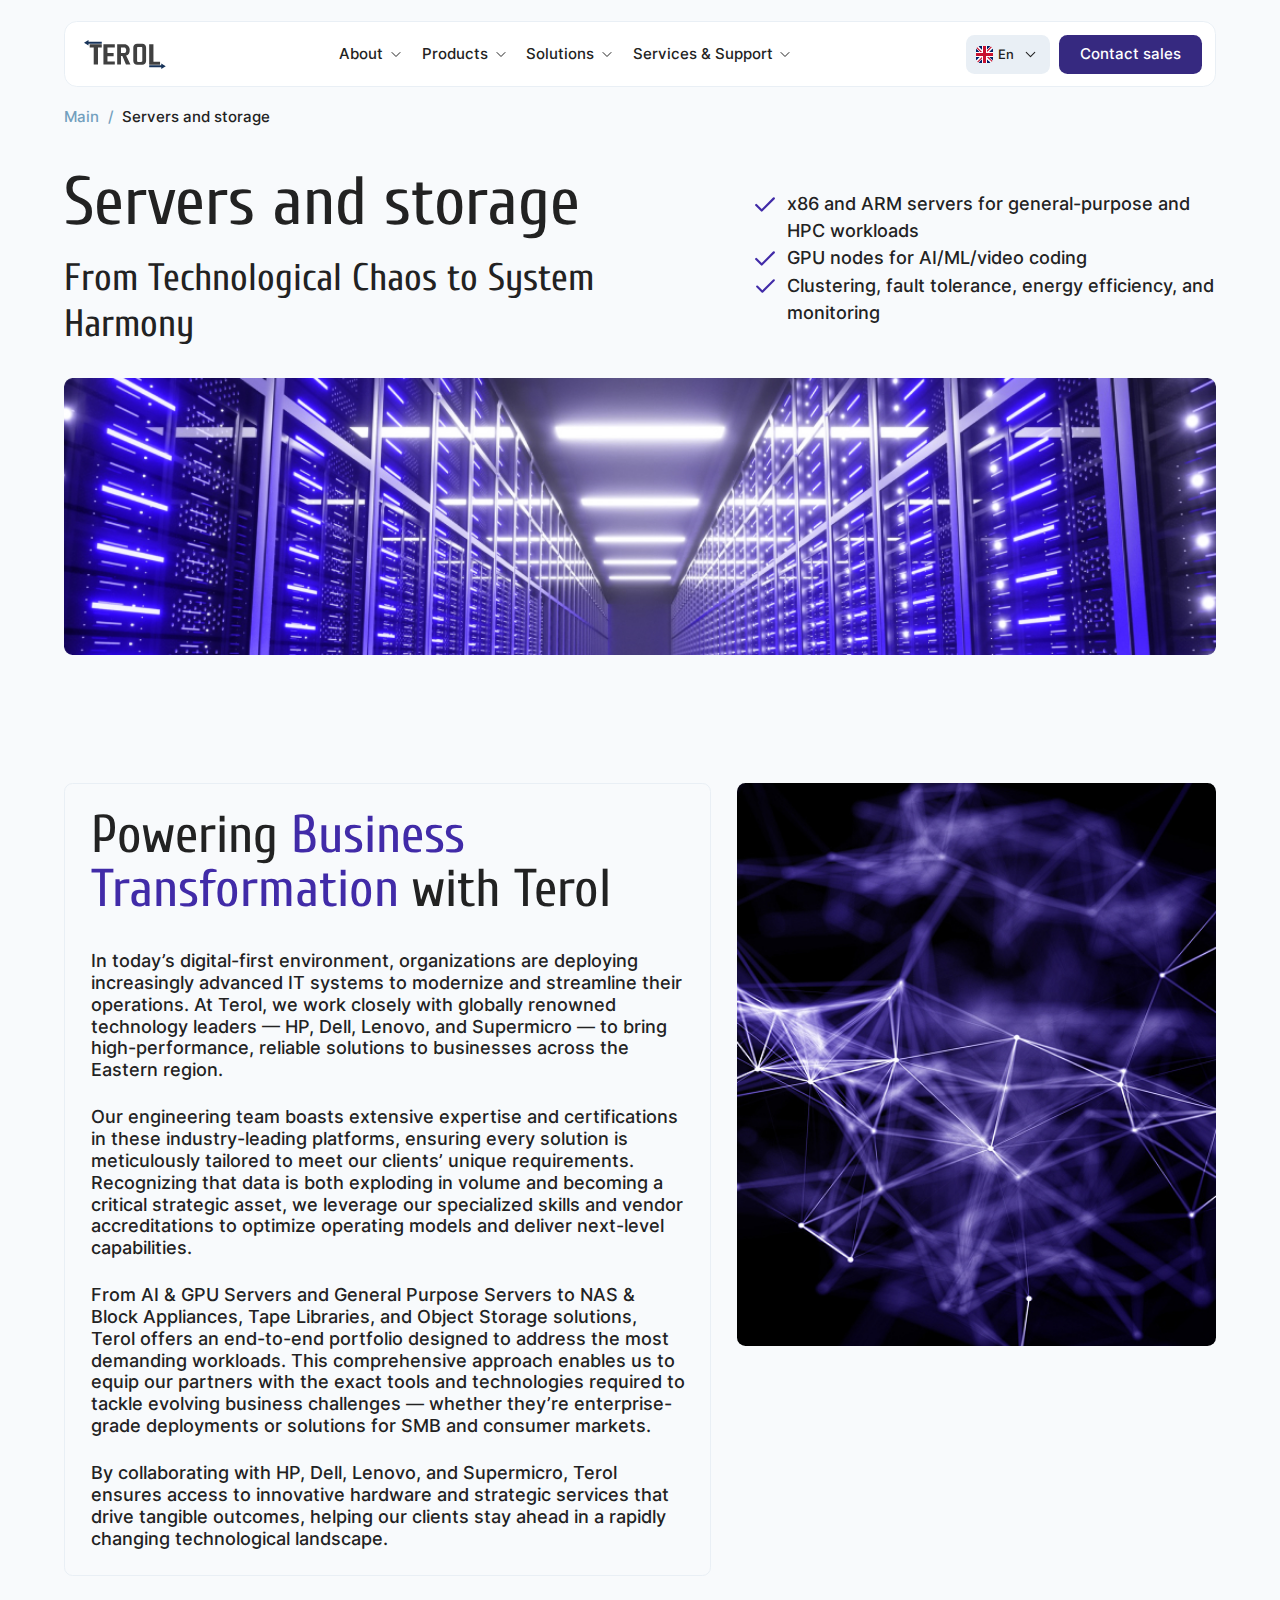
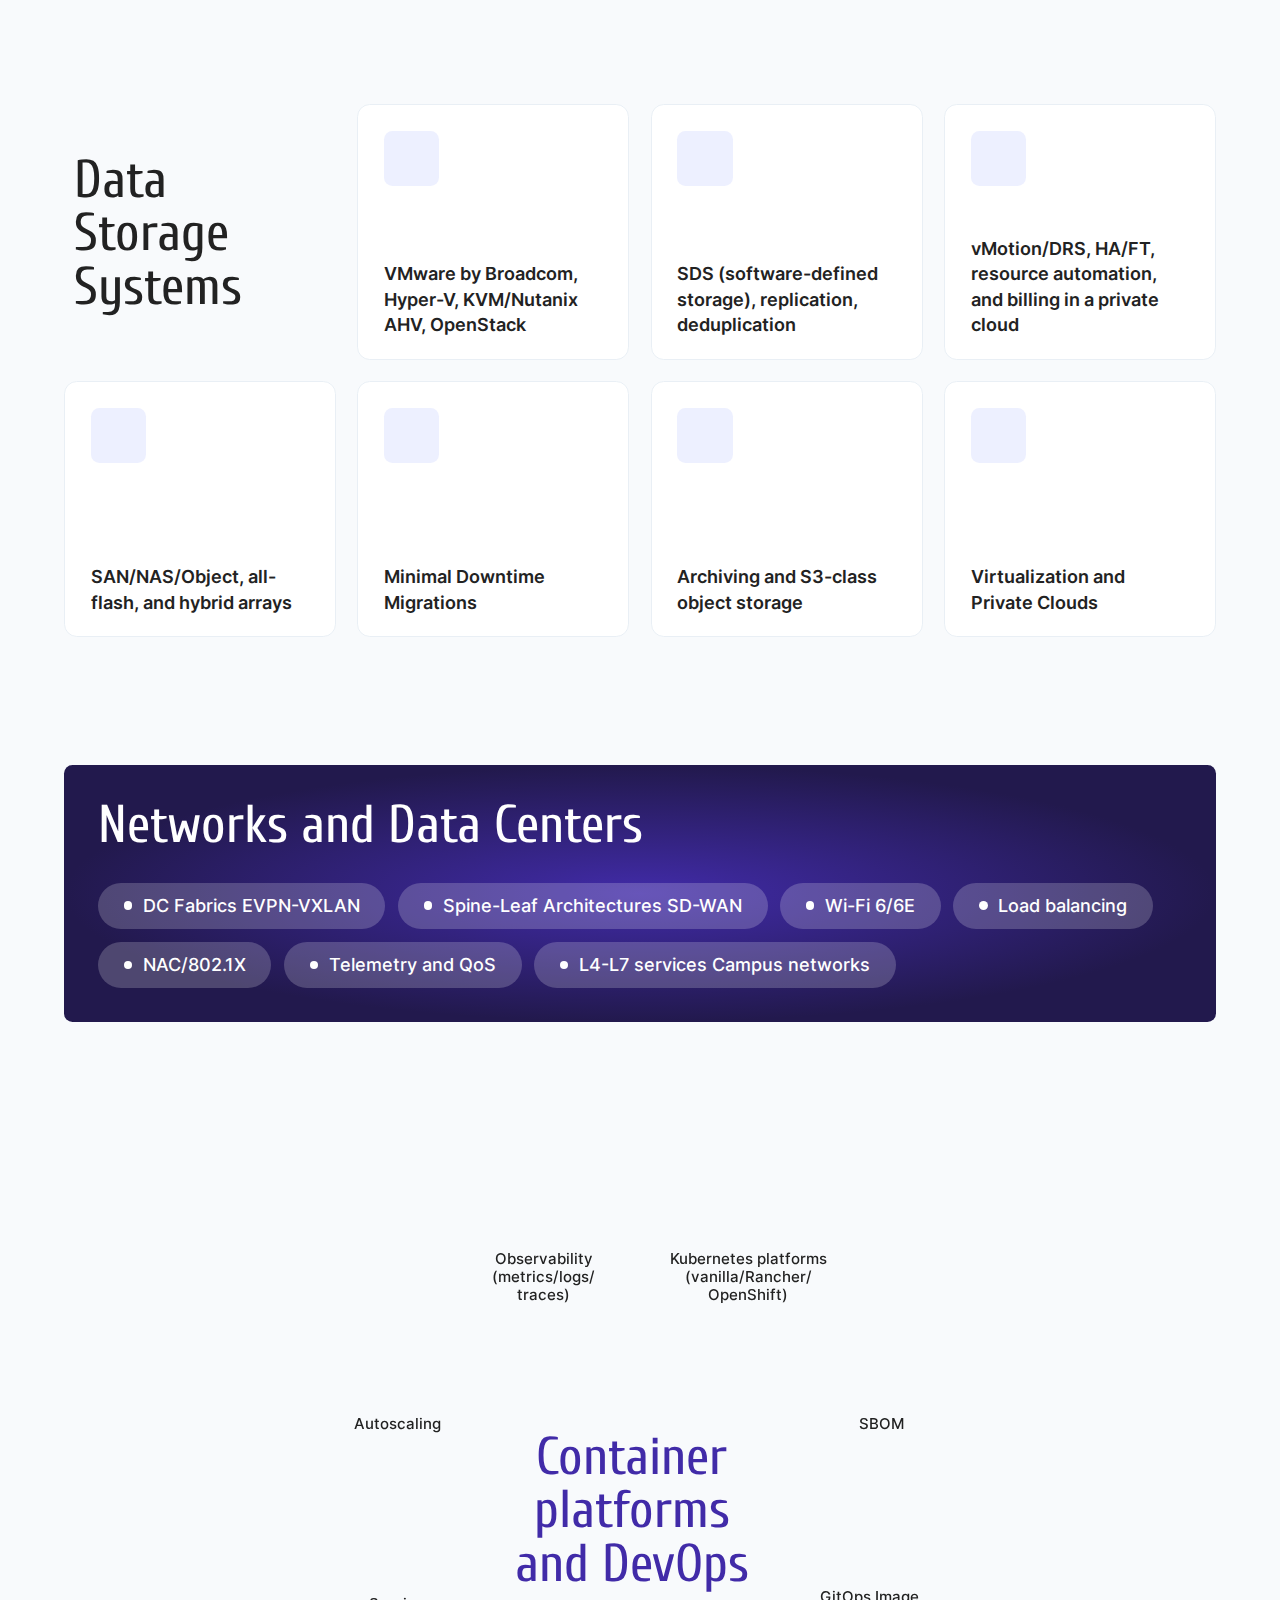
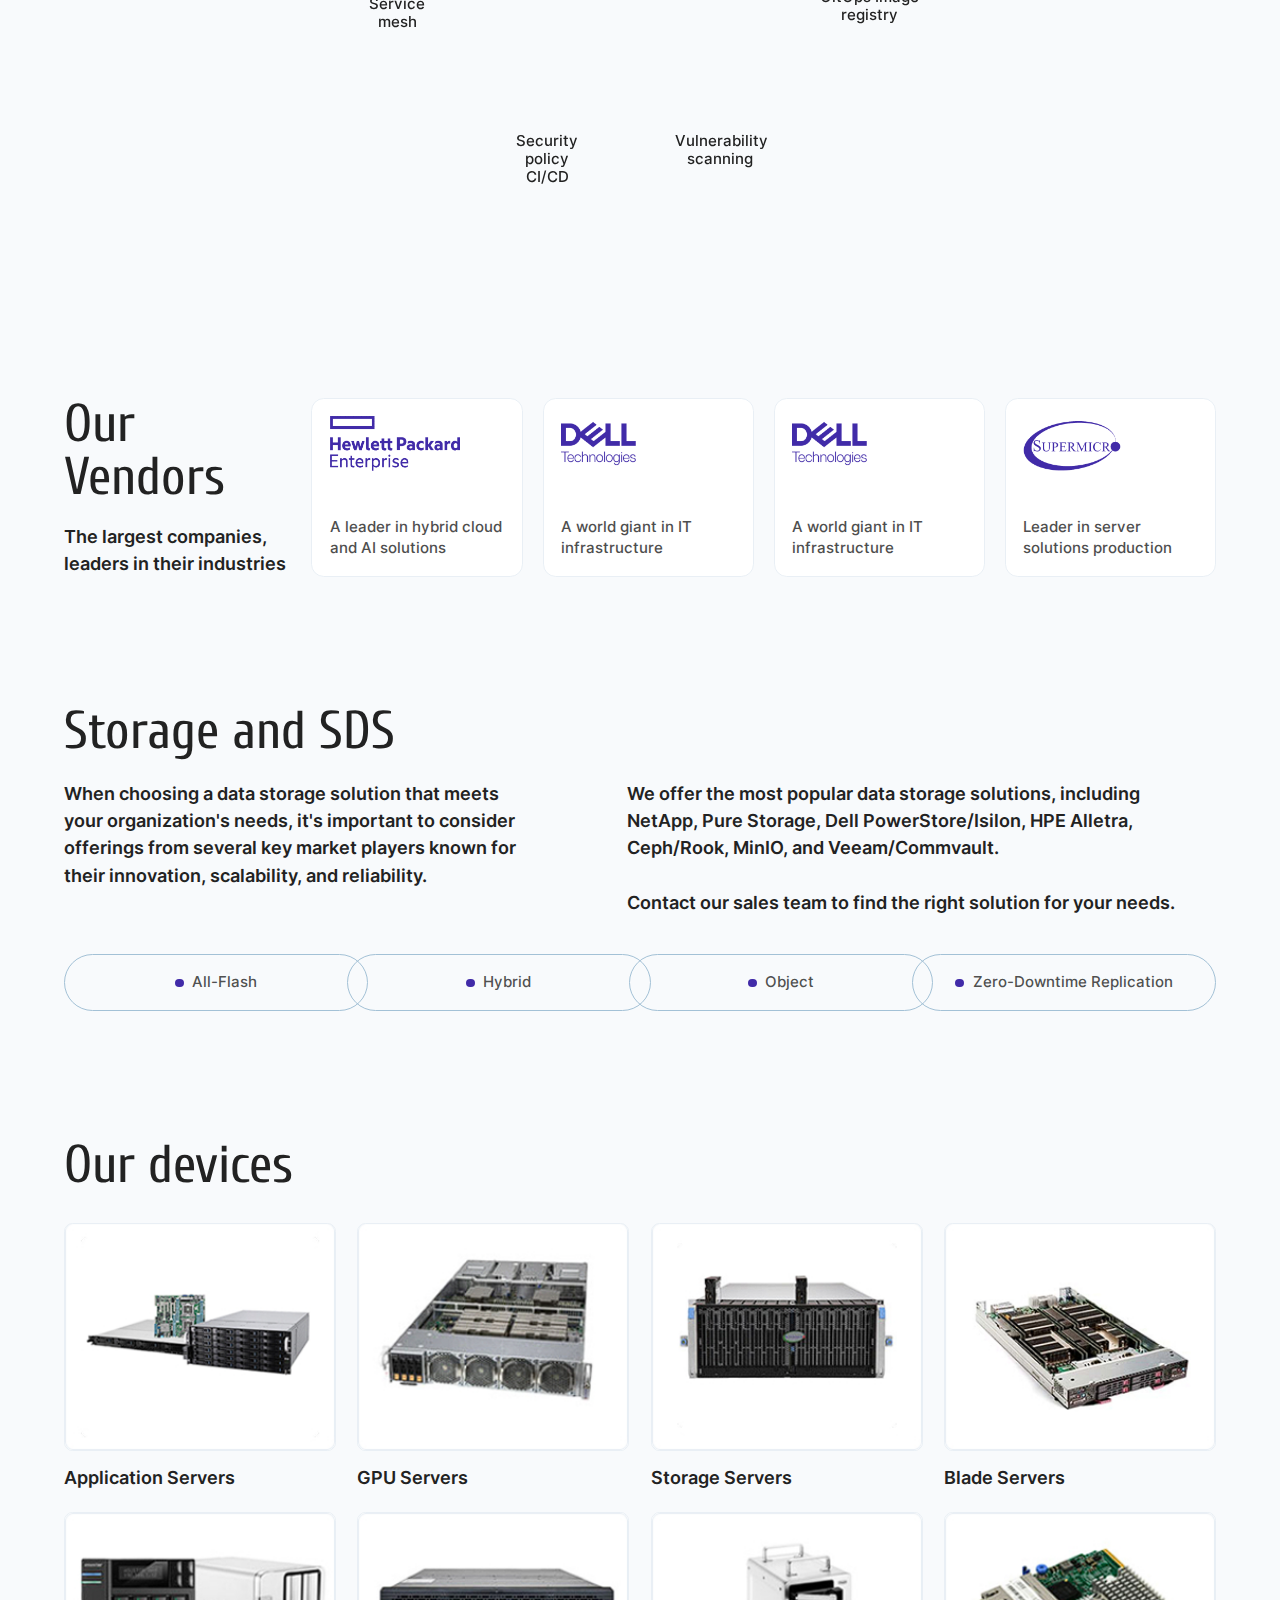
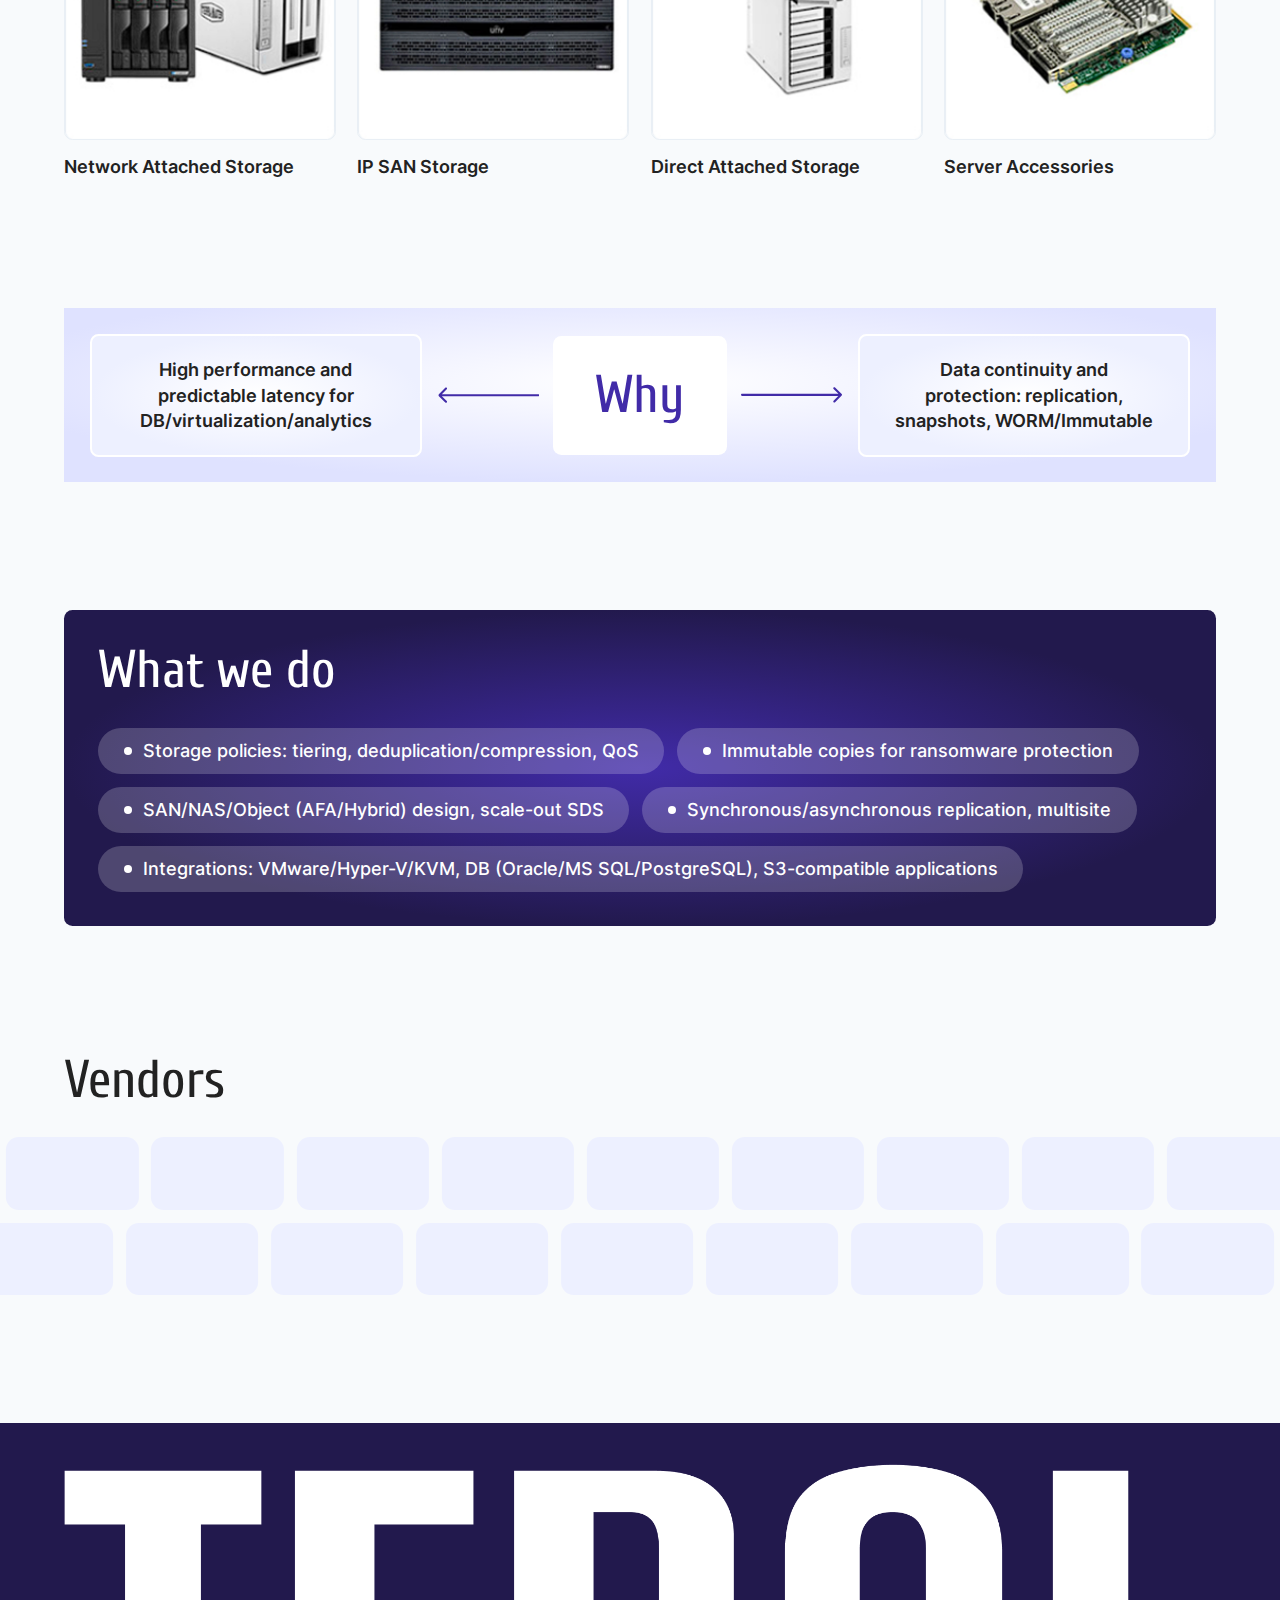
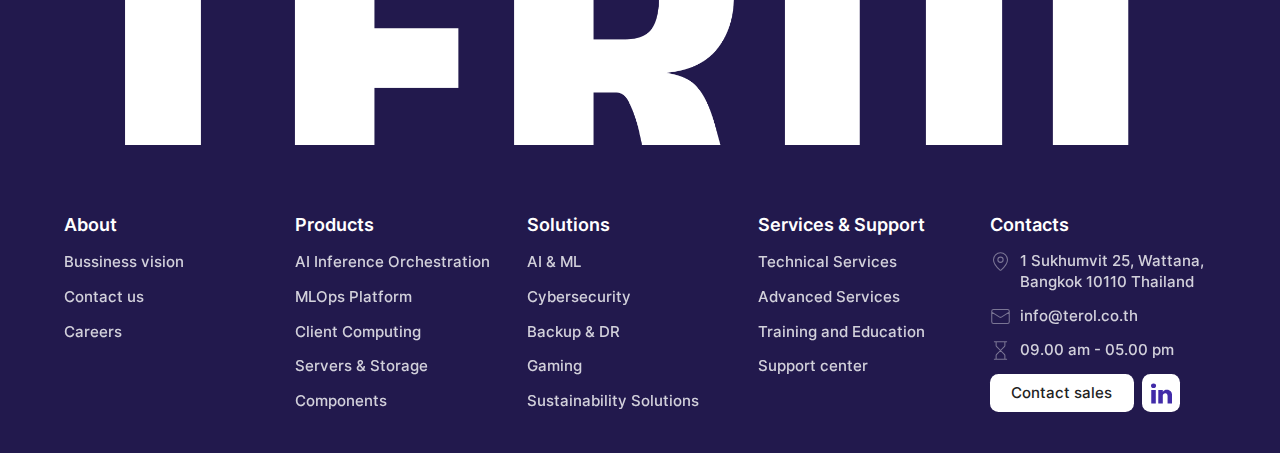
<file: servers-and-storage.html>
<!DOCTYPE html>
<html lang="en">
<head>
    <meta charset="UTF-8">
    <meta name="viewport" content="width=device-width, initial-scale=1.0">
    <title>Terol - Provider of IT Solutions</title>
    <meta name="description" content="Provider of the best IT solutions since 2023. We build reliable and scalable infrastructure for businesses.">

    <link rel="stylesheet" href="./libs/swiper/swiper-bundle.min.css">
    <link rel="stylesheet" href="./css/style.css">
</head>
<body>
    
    <header class="header">
        <div class="container">
            <div class="header__content">
                <a href="/" class="header__logo">
                    <img src="./img/logo.svg"  alt="Terol logo, go to homepage">
                </a>
                <div class="header__menu">
                    <nav class="header__nav">
                        <ul class="header__nav-list" aria-label="Main navigation">
                            <li class="header__nav-item with-sub">
                                <a href="#" class="header__nav-link" aria-haspopup="true" aria-expanded="false">About</a>
                                <ul class="header__nav-item-sub">
                                    <li class="header__nav-item-sub-item">
                                        <a href="#" class="header__nav-item-sub-link">Bussiness vision</a>
                                    </li>
                                    <li class="header__nav-item-sub-item">
                                        <a href="#" class="header__nav-item-sub-link">Contact us</a>
                                    </li>
                                    <li class="header__nav-item-sub-item">
                                        <a href="#" class="header__nav-item-sub-link">Careers</a>
                                    </li>
                                </ul>
                            </li>
                            <li class="header__nav-item with-sub">
                                <a href="#" class="header__nav-link" aria-haspopup="true" aria-expanded="false">Products</a>
                                <ul class="header__nav-item-sub">
                                    <li class="header__nav-item-sub-item">
                                        <a href="#" class="header__nav-item-sub-link">AI Inference Orchestration</a>
                                    </li>
                                    <li class="header__nav-item-sub-item">
                                        <a href="#" class="header__nav-item-sub-link">MLOps Platform</a>
                                    </li>
                                    <li class="header__nav-item-sub-item">
                                        <a href="#" class="header__nav-item-sub-link">Client Computing</a>
                                    </li>
                                    <li class="header__nav-item-sub-item">
                                        <a href="#" class="header__nav-item-sub-link">Servers & Storage</a>
                                    </li>
                                    <li class="header__nav-item-sub-item">
                                        <a href="#" class="header__nav-item-sub-link">Components</a>
                                    </li>
                                </ul>
                            </li>
                            <li class="header__nav-item with-sub">
                                <a href="#" class="header__nav-link" aria-haspopup="true" aria-expanded="false">Solutions</a>
                                <ul class="header__nav-item-sub">
                                    <li class="header__nav-item-sub-item">
                                        <a href="#" class="header__nav-item-sub-link">AI & ML</a>
                                    </li>
                                    <li class="header__nav-item-sub-item">
                                        <a href="#" class="header__nav-item-sub-link">Cybersecurity</a>
                                    </li>
                                    <li class="header__nav-item-sub-item">
                                        <a href="#" class="header__nav-item-sub-link">Backup & DR</a>
                                    </li>
                                    <li class="header__nav-item-sub-item">
                                        <a href="#" class="header__nav-item-sub-link">Gaming</a>
                                    </li>
                                    <li class="header__nav-item-sub-item">
                                        <a href="#" class="header__nav-item-sub-link">Sustainability Solutions</a>
                                    </li>
                                </ul>
                            </li>
                            <li class="header__nav-item with-sub">
                                <a href="#" class="header__nav-link" aria-haspopup="true" aria-expanded="false">Services & Support</a>
                                <ul class="header__nav-item-sub">
                                    <li class="header__nav-item-sub-item">
                                        <a href="#" class="header__nav-item-sub-link">Technical Services</a>
                                    </li>
                                    <li class="header__nav-item-sub-item">
                                        <a href="#" class="header__nav-item-sub-link">Advanced Services</a>
                                    </li>
                                    <li class="header__nav-item-sub-item">
                                        <a href="#" class="header__nav-item-sub-link">Training and Education</a>
                                    </li>
                                    <li class="header__nav-item-sub-item">
                                        <a href="#" class="header__nav-item-sub-link">Support center</a>
                                    </li>
                                </ul>
                            </li>
                        </ul>
                    </nav>
                    <div class="header__lang lang">
                        <button class="lang__head" type="button" aria-haspopup="true" aria-expanded="false" aria-controls="lang-menu" aria-label="Language selector, current language: English">
                            <div class="lang__head-content">
                                <div class="lang__head-flag">
                                    <img src="./img/GB.png"  alt="Flag of the United Kingdom">
                                </div>
                                <div class="lang__head-name">En</div>
                            </div>
                        </button>
                        <ul class="lang__body" id="lang-menu" role="menu">
                            <li role="none">
                                <a href="" class="lang__item" role="menuitem">
                                    <div class="lang__item-flag">
                                        <img src="./img/Thailand.png" alt="Flag of Thailand">
                                    </div>
                                    <div class="lang__item-name">Th</div>
                                </a>
                            </li>
                        </ul>
                    </div>
                </div>
                <a href="#feedback" class="header__btn btn btn-purple popup-open">
                    <span>Contact sales</span>
                </a>
                <button class="header__burger" type="button" aria-label="Open navigation menu" aria-expanded="false" aria-controls="mobile-menu-id">
                </button>
            </div>
        </div>
    </header>

    <main class="main">

        <section class="breadcrumbs">
			<div class="container">
				<div class="breadcrumbs__list">
					<a href="/" class="breadcrumbs__item">Main</a>
					<span class="breadcrumbs__text">Servers and storage</span>
				</div>
			</div>
		</section>

        <section class="page-hero">
            <div class="container">
                <div class="page-hero__content">
                    <div class="page-hero__top">
                        <div class="page-hero__top-left">
                            <h1 class="page-hero__title">Servers and storage</h1>
                            <div class="page-hero__descr">
                                From Technological Chaos to System Harmony
                            </div>
                        </div>
                        <div class="page-hero__top-text w-80">
                            <ul class="tick-list">
                                <li>x86 and ARM servers for general-purpose and HPC workloads</li>
                                <li>GPU nodes for AI/ML/video coding</li>
                                <li>Clustering, fault tolerance, energy efficiency, and monitoring</li>
                            </ul>
                        </div>
                    </div>
                    <div class="page-hero__img">
                        <picture class="lozad" data-iesrc="./img/page-hero-3-mob.jpg" data-alt="">
                            <source srcset="./img/page-hero-3.jpg" media="(min-width: 768px)">
                            <source srcset="./img/page-hero-3-mob.jpg" media="(min-width: 300px)">
                        </picture>
                    </div>
                </div>
            </div>
        </section>

        <section class="text-block">
            <div class="container">
                <div class="text-block__content">
                    <div class="text-block__info">
                        <h2 class="text-block__title title">
                            Powering <span>Business Transformation</span> with Terol
                        </h2>
                        <div class="text-block__text">
                            <p>
                                In today’s digital-first environment, organizations are deploying increasingly advanced IT systems to modernize and streamline their operations. At Terol, we work closely with globally renowned technology leaders — HP, Dell, Lenovo, and Supermicro — to bring high-performance, reliable solutions to businesses across the Eastern region.
                            </p>
                            <p>
                                Our engineering team boasts extensive expertise and certifications in these industry-leading platforms, ensuring every solution is meticulously tailored to meet our clients’ unique requirements. Recognizing that data is both exploding in volume and becoming a critical strategic asset, we leverage our specialized skills and vendor accreditations to optimize operating models and deliver next-level capabilities.
                            </p>
                            <p>
                                From AI & GPU Servers and General Purpose Servers to NAS & Block Appliances, Tape Libraries, and Object Storage solutions, Terol offers an end-to-end portfolio designed to address the most demanding workloads. This comprehensive approach enables us to equip our partners with the exact tools and technologies required to tackle evolving business challenges — whether they’re enterprise-grade deployments or solutions for SMB and consumer markets.
                            </p>
                            <p>
                                By collaborating with HP, Dell, Lenovo, and Supermicro, Terol ensures access to innovative hardware and strategic services that drive tangible outcomes, helping our clients stay ahead in a rapidly changing technological landscape.
                            </p>
                        </div>
                    </div>
                    <div class="text-block__img">
                        <img class="lozad" src="./img/text-block.jpg" alt="">
                    </div>
                </div>
            </div>
        </section>

        <section class="data-system">
            <div class="container">
                <div class="data-system__content">
                    <h2 class="data-system__title title">Data Storage Systems</h2>
                    <div class="data-system__swiper swiper">
                        <div class="swiper-wrapper">
                            <div class="data-system__item swiper-slide">
                                <!-- нужен пустой блок для соответвия верстки дизайну -->
                            </div>
                            <div class="data-system__item swiper-slide">
                                <div class="data-system__item-icon">
                                    <img src="./img/data-system-1.svg" alt="" class="lozad">
                                </div>
                                <div class="data-system__item-text">
                                    VMware by Broadcom, Hyper-V, KVM/Nutanix AHV, OpenStack
                                </div>
                            </div>
                            <div class="data-system__item swiper-slide">
                                <div class="data-system__item-icon">
                                    <img src="./img/data-system-2.svg" alt="" class="lozad">
                                </div>
                                <div class="data-system__item-text">
                                    SDS (software-defined storage), replication, deduplication
                                </div>
                            </div>
                            <div class="data-system__item swiper-slide">
                                <div class="data-system__item-icon">
                                    <img src="./img/data-system-3.svg" alt="" class="lozad">
                                </div>
                                <div class="data-system__item-text">
                                    vMotion/DRS, HA/FT, resource automation, and billing in a private cloud
                                </div>
                            </div>
                            <div class="data-system__item swiper-slide">
                                <div class="data-system__item-icon">
                                    <img src="./img/data-system-4.svg" alt="" class="lozad">
                                </div>
                                <div class="data-system__item-text">
                                    SAN/NAS/Object, all-flash, and hybrid arrays
                                </div>
                            </div>
                            <div class="data-system__item swiper-slide">
                                <div class="data-system__item-icon">
                                    <img src="./img/data-system-5.svg" alt="" class="lozad">
                                </div>
                                <div class="data-system__item-text">
                                    Minimal Downtime Migrations
                                </div>
                            </div>
                            <div class="data-system__item swiper-slide">
                                <div class="data-system__item-icon">
                                    <img src="./img/data-system-6.svg" alt="" class="lozad">
                                </div>
                                <div class="data-system__item-text">
                                    Archiving and S3-class object storage
                                </div>
                            </div>
                            <div class="data-system__item swiper-slide">
                                <div class="data-system__item-icon">
                                    <img src="./img/data-system-7.svg" alt="" class="lozad">
                                </div>
                                <div class="data-system__item-text">
                                    Virtualization and Private Clouds
                                </div>
                            </div>
                        </div>
                    </div>
                </div>
            </div>
        </section>

        <section class="purple-banner">
            <div class="container">
                <div class="purple-banner__content --col">
                    <h2 class="purple-banner__title title">Networks and Data&nbsp;Centers</h2>
                    <div class="purple-banner__items">
                        <div class="purple-banner__items-item">DC Fabrics EVPN-VXLAN</div>
                        <div class="purple-banner__items-item">Spine-Leaf Architectures SD-WAN</div>
                        <div class="purple-banner__items-item">Wi-Fi 6/6E</div>
                        <div class="purple-banner__items-item">Load balancing</div>
                        <div class="purple-banner__items-item">NAC/802.1X</div>
                        <div class="purple-banner__items-item">Telemetry and QoS</div>
                        <div class="purple-banner__items-item">L4-L7 services Campus networks</div>
                    </div>
                </div>
            </div>
        </section>

        <section class="platform">
            <div class="container">
                <div class="platform__content">
                    <picture class="platform__content-back lozad" data-iesrc="./img/platform-mob.jpg" data-alt="">
                        <source srcset="./img/platform.jpg" media="(min-width: 768px)">
                        <source srcset="./img/platform-mob.jpg" media="(min-width: 300px)">
                    </picture>
                    <h2 class="platform__title title">Container platforms and DevOps</h2>
                    <div class="platform__list">
                        <div class="platform__list-item">SBOM</div>
                        <div class="platform__list-item">Vulnerability scanning</div>
                        <div class="platform__list-item">Service mesh</div>
                        <div class="platform__list-item">Autoscaling</div>
                        <div class="platform__list-item">Security policy CI/CD</div>
                        <div class="platform__list-item">GitOps Image registry</div>
                        <div class="platform__list-item">Observability (metrics/logs/<br>traces)</div>
                        <div class="platform__list-item">Kubernetes platforms (vanilla/Rancher/<br>OpenShift)</div>
                    </div>
                </div>
            </div>
        </section>

        <section class="vendors">
            <div class="container">
                <div class="vendors__content">
                    <div class="vendors__info">
                        <h2 class="vendors__title title">Our Vendors </h2>
                        <div class="vendors__text">The largest companies, leaders in their industries</div>
                    </div>
                    <div class="vendors__swiper swiper">
                        <div class="swiper-wrapper">
                            <div class="vendors__item swiper-slide">
                                <div class="vendors__item-logo">
                                    <img src="./img/partner-1.png" alt="">
                                </div>
                                <div class="vendors__item-text">A leader in hybrid cloud and AI solutions</div>
                            </div>
                            <div class="vendors__item swiper-slide">
                                <div class="vendors__item-logo">
                                    <img src="./img/partner-2.png" alt="">
                                </div>
                                <div class="vendors__item-text">A world giant in IT infrastructure</div>
                            </div>
                            <div class="vendors__item swiper-slide">
                                <div class="vendors__item-logo">
                                    <img src="./img/partner-2.png" alt="">
                                </div>
                                <div class="vendors__item-text">A world giant in IT infrastructure</div>
                            </div>
                            <div class="vendors__item swiper-slide">
                                <div class="vendors__item-logo">
                                    <img src="./img/partner-4.png" alt="">
                                </div>
                                <div class="vendors__item-text">Leader in server solutions production</div>
                            </div>
                        </div>
                    </div>
                </div>
            </div>
        </section>

        <section class="about">
            <div class="container">
                <div class="about__content">
                    <h2 class="about__main about__main-regular title">
                        Storage and SDS
                    </h2>
                    <div class="about__info w-40-50">
                        <p>When choosing a data storage solution that meets your organization's needs, it's important to consider offerings from several key market players known for their innovation, scalability, and reliability.</p>
                        <p>
                            We offer the most popular data storage solutions, including NetApp, Pure Storage, Dell PowerStore/Isilon, HPE Alletra, Ceph/Rook, MinIO, and Veeam/Commvault.
                            <br><br>
                            Contact our sales team to find the right solution for your needs.
                        </p>
                    </div>
                    <div class="about__items">
                        <div class="about__items-item">
                            All-Flash
                        </div>
                        <div class="about__items-item">
                            Hybrid
                        </div>
                        <div class="about__items-item">
                            Object
                        </div>
                        <div class="about__items-item">
                            Zero-Downtime Replication
                        </div>
                    </div>
                </div>
            </div>
        </section>

        <section class="devices">
            <div class="container">
                <h2 class="devices__title title">Our devices</h2>
                <div class="devices__content">
                    <div class="devices__item">
                        <div class="devices__item-img">
                            <img src="./img/devices-1.jpg" alt="">
                        </div>
                        <a href="" class="devices__item-title">Application Servers</a>
                    </div>
                    <div class="devices__item">
                        <div class="devices__item-img">
                            <img src="./img/devices-2.jpg" alt="">
                        </div>
                        <a href="" class="devices__item-title">GPU Servers</a>
                    </div>
                    <div class="devices__item">
                        <div class="devices__item-img">
                            <img src="./img/devices-3.jpg" alt="">
                        </div>
                        <a href="" class="devices__item-title">Storage Servers</a>
                    </div>
                    <div class="devices__item">
                        <div class="devices__item-img">
                            <img src="./img/devices-4.jpg" alt="">
                        </div>
                        <a href="" class="devices__item-title">Blade Servers</a>
                    </div>
                    <div class="devices__item mob-hide ">
                        <div class="devices__item-img">
                            <img src="./img/devices-5.jpg" alt="">
                        </div>
                        <a href="" class="devices__item-title">Network Attached Storage</a>
                    </div>
                    <div class="devices__item mob-hide ">
                        <div class="devices__item-img">
                            <img src="./img/devices-6.jpg" alt="">
                        </div>
                        <a href="" class="devices__item-title">IP SAN Storage</a>
                    </div>
                    <div class="devices__item mob-hide ">
                        <div class="devices__item-img">
                            <img src="./img/devices-7.jpg" alt="">
                        </div>
                        <a href="" class="devices__item-title">Direct Attached Storage</a>
                    </div>
                    <div class="devices__item mob-hide ">
                        <div class="devices__item-img">
                            <img src="./img/devices-8.jpg" alt="">
                        </div>
                        <a href="" class="devices__item-title">Server Accessories</a>
                    </div>
                </div>
            </div>
        </section>

        <section class="why">
            <div class="container">
                <div class="why__content">
                    <div class="why__text">High performance and predictable latency for DB/virtualization/analytics</div>
                    <div class="why__title title">Why</div>
                    <div class="why__text">Data continuity and protection: replication, snapshots, WORM/Immutable</div>
                </div>
            </div>
        </section>

        <section class="purple-banner">
            <div class="container">
                <div class="purple-banner__content --col">
                    <h2 class="purple-banner__title title">What we do</h2>
                    <div class="purple-banner__items">
                        <div class="purple-banner__items-item">Storage policies: tiering, deduplication/compression, QoS</div>
                        <div class="purple-banner__items-item">Immutable copies for ransomware protection</div>
                        <div class="purple-banner__items-item">SAN/NAS/Object (AFA/Hybrid) design, scale-out SDS</div>
                        <div class="purple-banner__items-item">Synchronous/asynchronous replication, multisite</div>
                        <div class="purple-banner__items-item">Integrations: VMware/Hyper-V/KVM, DB (Oracle/MS SQL/PostgreSQL), S3-compatible applications</div>
                    </div>
                </div>
            </div>
        </section>

        <section class="clients">
            <div class="container">
                <h2 class="clients__title title">Vendors</h2>
            </div>
                <div class="clients__content">
                    <div class="clients__swiper swiper">
                        <div class="swiper-wrapper">
                            <div class="clients__item swiper-slide">
                                <img class="lozad" src="./img/client-logo-9.png" alt="">
                            </div>
                            <div class="clients__item swiper-slide">
                                <img class="lozad" src="./img/client-logo-10.png" alt="">
                            </div>
                            <div class="clients__item swiper-slide">
                                <img class="lozad" src="./img/client-logo-11.png" alt="">
                            </div>
                            <div class="clients__item swiper-slide">
                                <img class="lozad" src="./img/client-logo-12.png" alt="">
                            </div>
                            <div class="clients__item swiper-slide">
                                <img class="lozad" src="./img/client-logo-13.png" alt="">
                            </div>
                            <div class="clients__item swiper-slide">
                                <img class="lozad" src="./img/client-logo-14.png" alt="">
                            </div>
                            <div class="clients__item swiper-slide">
                                <img class="lozad" src="./img/client-logo-15.png" alt="">
                            </div>
                            <div class="clients__item swiper-slide">
                                <img class="lozad" src="./img/client-logo-9.png" alt="">
                            </div>
                            <div class="clients__item swiper-slide">
                                <img class="lozad" src="./img/client-logo-10.png" alt="">
                            </div>
                            <div class="clients__item swiper-slide">
                                <img class="lozad" src="./img/client-logo-11.png" alt="">
                            </div>
                            <div class="clients__item swiper-slide">
                                <img class="lozad" src="./img/client-logo-12.png" alt="">
                            </div>
                            <div class="clients__item swiper-slide">
                                <img class="lozad" src="./img/client-logo-13.png" alt="">
                            </div>
                            <div class="clients__item swiper-slide">
                                <img class="lozad" src="./img/client-logo-14.png" alt="">
                            </div>
                            <div class="clients__item swiper-slide">
                                <img class="lozad" src="./img/client-logo-15.png" alt="">
                            </div>
                        </div>
                    </div>
                    <div class="clients__swiper swiper" dir="rtl">
                        <div class="swiper-wrapper">
                            <div class="clients__item swiper-slide">
                                <img class="lozad" src="./img/client-logo-9.png" alt="">
                            </div>
                            <div class="clients__item swiper-slide">
                                <img class="lozad" src="./img/client-logo-10.png" alt="">
                            </div>
                            <div class="clients__item swiper-slide">
                                <img class="lozad" src="./img/client-logo-11.png" alt="">
                            </div>
                            <div class="clients__item swiper-slide">
                                <img class="lozad" src="./img/client-logo-12.png" alt="">
                            </div>
                            <div class="clients__item swiper-slide">
                                <img class="lozad" src="./img/client-logo-13.png" alt="">
                            </div>
                            <div class="clients__item swiper-slide">
                                <img class="lozad" src="./img/client-logo-14.png" alt="">
                            </div>
                            <div class="clients__item swiper-slide">
                                <img class="lozad" src="./img/client-logo-15.png" alt="">
                            </div>
                            <div class="clients__item swiper-slide">
                                <img class="lozad" src="./img/client-logo-9.png" alt="">
                            </div>
                            <div class="clients__item swiper-slide">
                                <img class="lozad" src="./img/client-logo-10.png" alt="">
                            </div>
                            <div class="clients__item swiper-slide">
                                <img class="lozad" src="./img/client-logo-11.png" alt="">
                            </div>
                            <div class="clients__item swiper-slide">
                                <img class="lozad" src="./img/client-logo-12.png" alt="">
                            </div>
                            <div class="clients__item swiper-slide">
                                <img class="lozad" src="./img/client-logo-13.png" alt="">
                            </div>
                            <div class="clients__item swiper-slide">
                                <img class="lozad" src="./img/client-logo-14.png" alt="">
                            </div>
                            <div class="clients__item swiper-slide">
                                <img class="lozad" src="./img/client-logo-15.png" alt="">
                            </div>
                        </div>
                    </div>
                </div>
           
        </section>

    </main>

    <footer class="footer">
        <div class="footer__decor">
            <div class="footer__decor-item">
                <img class="lozad" src="./img/footer-decor-left.svg" alt="">
            </div>
            <div class="footer__decor-item">
                <img class="lozad" src="./img/footer-decor-right.svg" alt="">
            </div>
        </div>
        <div class="container">
            <div class="footer__logo">
                <img src="./img/footer-logo.png"  alt="Terol logo">
            </div>
            <div class="footer__bottom">
                <nav aria-label="Footer navigation" class="footer__nav">
                    <div class="footer__nav-col">
                        <div class="footer__nav-col-head">
                            <a href="" class="footer__nav-col-main">About </a>
                        </div>
                        <ul class="footer__nav-col-list">
                            <li class="footer__nav-col-list-item">
                                <a href="" class="footer__nav-col-list-link">Bussiness vision</a>
                            </li>
                            <li class="footer__nav-col-list-item">
                                <a href="" class="footer__nav-col-list-link">Contact us</a>
                            </li>
                            <li class="footer__nav-col-list-item">
                                <a href="" class="footer__nav-col-list-link">Careers</a>
                            </li>
                        </ul>
                    </div>
                    <div class="footer__nav-col">
                        <div class="footer__nav-col-head">
                            <a href="" class="footer__nav-col-main">Products</a>
                        </div>
                        <ul class="footer__nav-col-list">
                            <li class="footer__nav-col-list-item">
                                <a href="" class="footer__nav-col-list-link">AI Inference Orchestration</a>
                            </li>
                            <li class="footer__nav-col-list-item">
                                <a href="" class="footer__nav-col-list-link">MLOps Platform</a>
                            </li>
                            <li class="footer__nav-col-list-item">
                                <a href="" class="footer__nav-col-list-link">Client Computing</a>
                            </li>
                            <li class="footer__nav-col-list-item">
                                <a href="" class="footer__nav-col-list-link">Servers & Storage</a>
                            </li>
                            <li class="footer__nav-col-list-item">
                                <a href="" class="footer__nav-col-list-link">Components</a>
                            </li>
                        </ul>
                    </div>
                    <div class="footer__nav-col">
                        <div class="footer__nav-col-head">
                            <a href="" class="footer__nav-col-main">Solutions</a>
                        </div>
                        <ul class="footer__nav-col-list">
                            <li class="footer__nav-col-list-item">
                                <a href="" class="footer__nav-col-list-link">AI & ML</a>
                            </li>
                            <li class="footer__nav-col-list-item">
                                <a href="" class="footer__nav-col-list-link">Cybersecurity</a>
                            </li>
                            <li class="footer__nav-col-list-item">
                                <a href="" class="footer__nav-col-list-link">Backup & DR</a>
                            </li>
                            <li class="footer__nav-col-list-item">
                                <a href="" class="footer__nav-col-list-link">Gaming</a>
                            </li>
                            <li class="footer__nav-col-list-item">
                                <a href="" class="footer__nav-col-list-link">Sustainability Solutions</a>
                            </li>
                        </ul>
                    </div>
                    <div class="footer__nav-col">
                        <div class="footer__nav-col-head">
                            <a href="" class="footer__nav-col-main">Services & Support</a>
                        </div>
                        <ul class="footer__nav-col-list">
                            <li class="footer__nav-col-list-item">
                                <a href="" class="footer__nav-col-list-link">Technical Services</a>
                            </li>
                            <li class="footer__nav-col-list-item">
                                <a href="" class="footer__nav-col-list-link">Advanced Services</a>
                            </li>
                            <li class="footer__nav-col-list-item">
                                <a href="" class="footer__nav-col-list-link">Training and Education</a>
                            </li>
                            <li class="footer__nav-col-list-item">
                                <a href="" class="footer__nav-col-list-link">Support center</a>
                            </li>
                        </ul>
                    </div>
                </nav>
                <div class="footer__col">
                    <div class="footer__col-head">Contacts</div>
                    <div class="footer__col-item --location">1 Sukhumvit 25, Wattana, Bangkok 10110 Thailand</div>
                    <a href="mailto:info@terol.co.th" class="footer__col-item --mail">info@terol.co.th</a>
                    <div class="footer__col-item --schedule">09.00 am - 05.00 pm</div>
                    <div class="footer__col-bottom">
                        <a href="#feedback" class="footer__col-btn btn btn-white  popup-open">
                            <span>Contact sales</span>
                        </a>
                        <a href="" class="footer__col-in">
                            <img src="./img/in.svg" alt="">
                        </a>
                    </div>
                </div>
            </div>
        </div>
    </footer>

    <div class="popup popup__feedback" id="feedback" role="dialog" aria-modal="true" aria-labelledby="feedback-title">
            <div class="popup__wrap">
                <div class="popup__content">
                    <div class="container">
                        <div class="popup__body">
                            <button class="popup__close" type="button" aria-label="Close"></button>
                            <div class="cta">
                                <div class="cta__content">
                                    <div class="cta__info">
                                        <h3 class="cta__title title" id="feedback-title">Let's call each other</h3>
                                        <div class="cta__descr">Leave your email and we will contact you</div>
                                        <form action="#" class="cta__form form">
                                            <label for="company-2" class="visually-hidden">Company</label>
                                            <input type="text" id="company-2" name="company" class="form__input" placeholder="Company" required>
                                            <label for="email-2" class="visually-hidden">Email</label>
                                            <input type="email" id="email-2" name="email" class="form__input input-email" placeholder="Email" required>
                                            <button type="submit" class="form__btn">
                                                <span class="visually-hidden">Submit</span>
                                            </button>
                                        </form>
                                    </div>
                                    <div class="cta__decor">
                                        <video class="lozad" autoplay muted loop playsinline poster="./img/video-poster-2.jpg">
                                            <source src="./video/GettyImages-1284024503.mp4">
                                        </video>
                                    </div>
                                </div>
                            </div>
                        </div>
                    </div>
                </div>
            <div class="popup__shade"></div>
            </div>
    </div>

    <div class="popup popup__review" id="review" role="dialog" aria-modal="true" aria-labelledby="review-title">
        <div class="popup__wrap">
            <div class="popup__content">
                <div class="popup__body">
                    <button class="popup__close" type="button" aria-label="Close"></button>
                    <div class="reviews__item">
                        <h3 class="reviews__item-title" id="review-title"></h3>
                        <div class="reviews__item-content">
                            <p class="reviews__item-content-text"></p>
                        </div>
                        <div class="reviews__item-auth">
                        </div>
                    </div>
                </div>
            </div>
            <div class="popup__shade"></div>
        </div>
    </div>

    <script src="./libs/jquery-3.5.1.min.js"></script>
    <script src="./libs/swiper/swiper-bundle.min.js"></script>
    <script src="./libs/inputmask/jquery.inputmask.bundle.js"></script>
    <script src="./libs/lozad/lozad.js"></script>
    <script src="./js/script.js"></script>

</body>
</html>
</file>
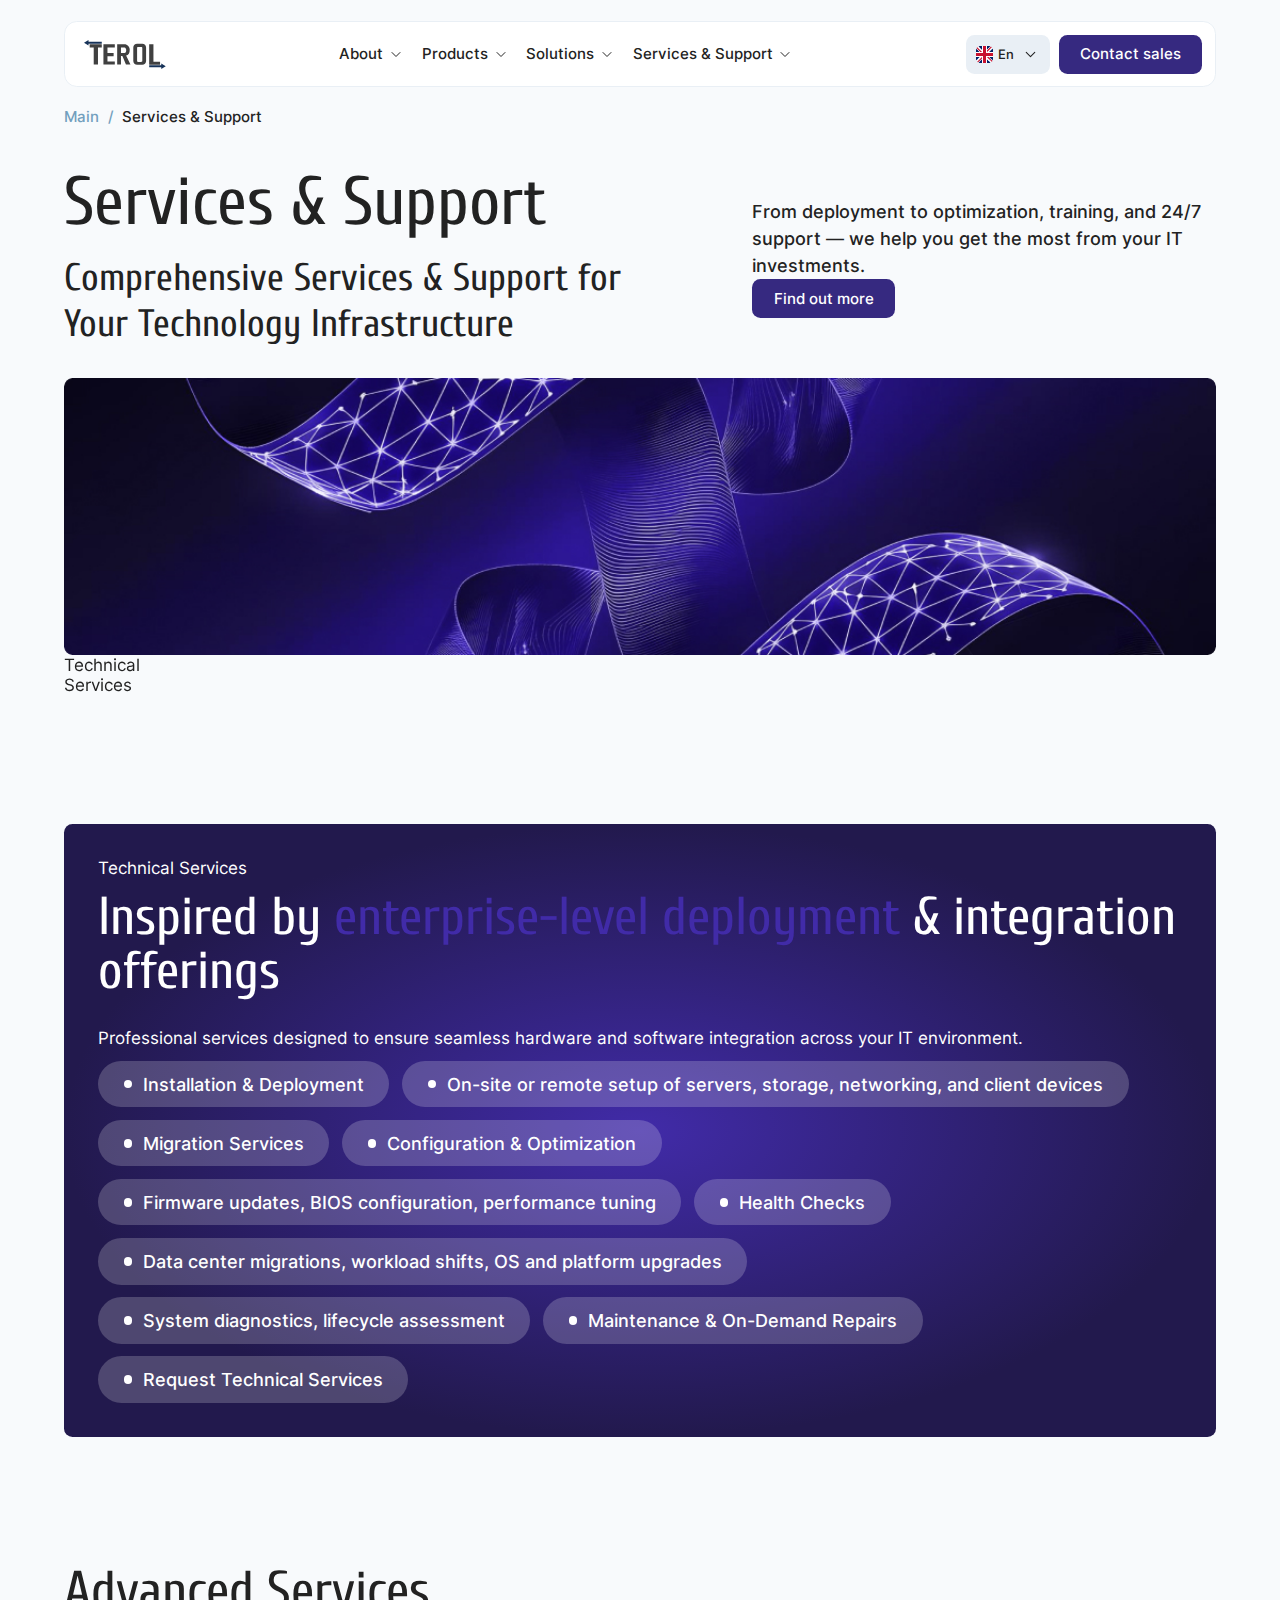
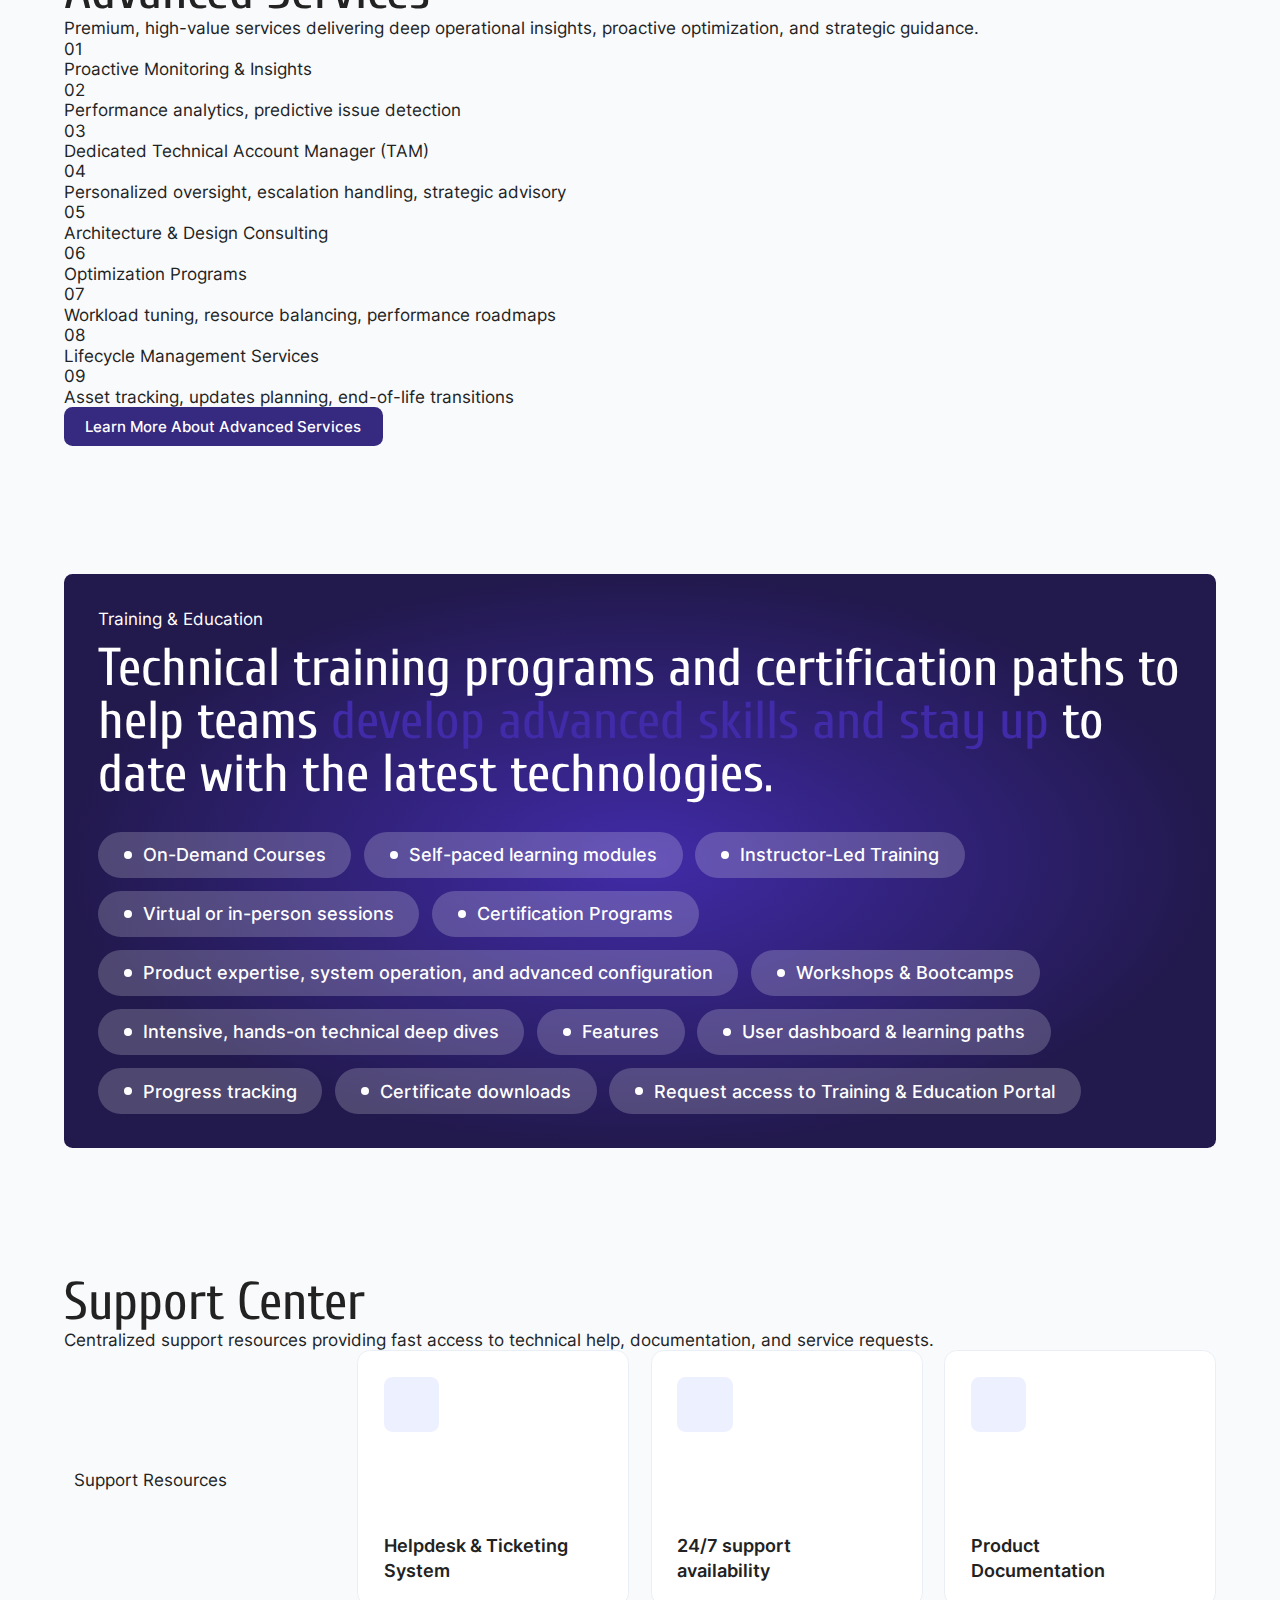
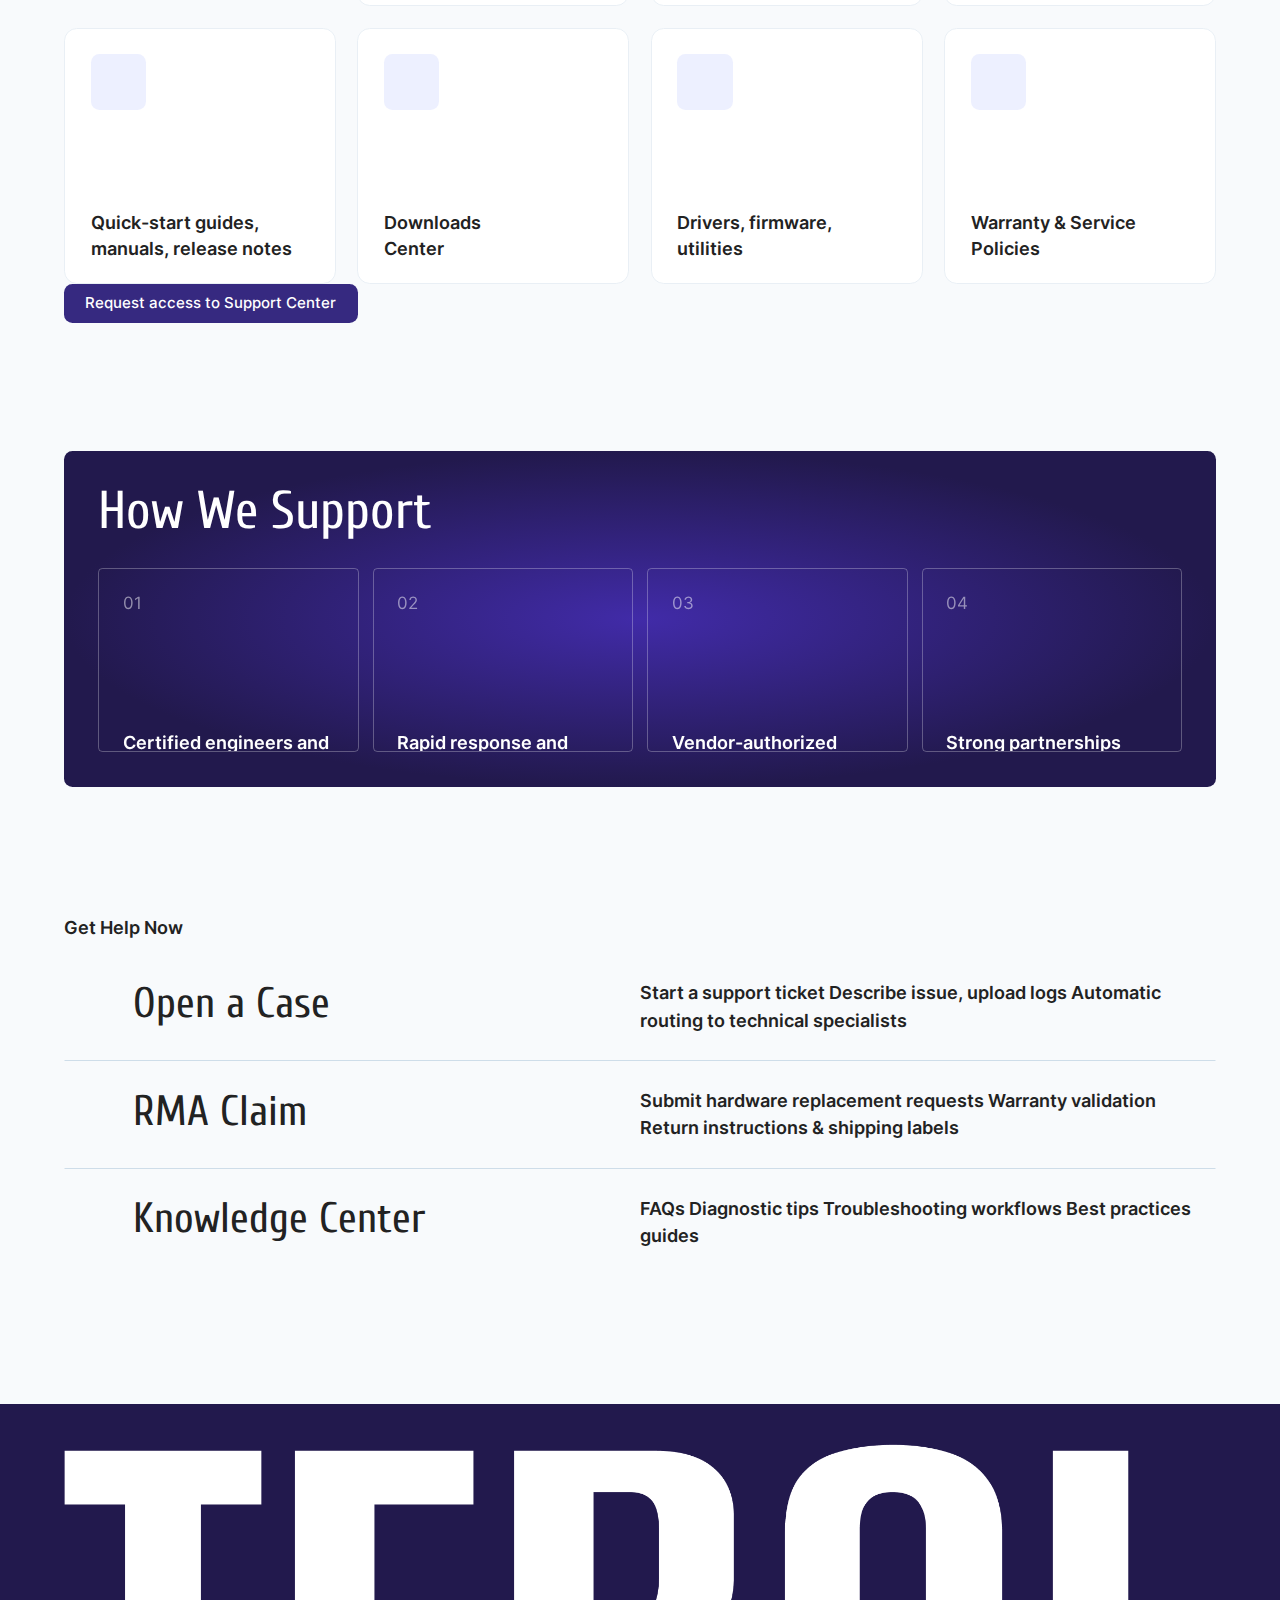
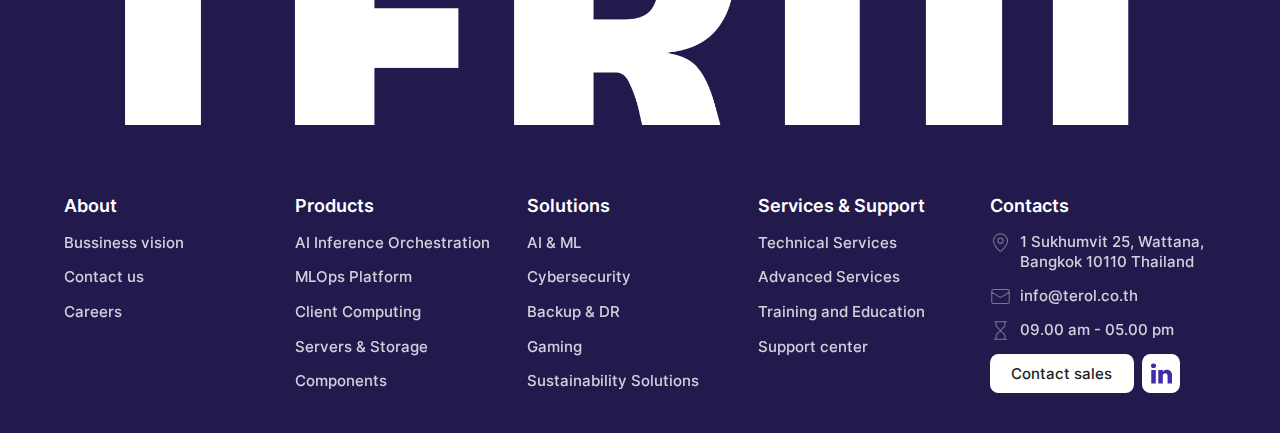
<file: services-support.html>
<!DOCTYPE html>
<html lang="en">
<head>
    <meta charset="UTF-8">
    <meta name="viewport" content="width=device-width, initial-scale=1.0">
    <title>Terol - Provider of IT Solutions</title>
    <meta name="description" content="Provider of the best IT solutions since 2023. We build reliable and scalable infrastructure for businesses.">

    <link rel="stylesheet" href="./libs/swiper/swiper-bundle.min.css">
    <link rel="stylesheet" href="./css/style.css">
</head>
<body>
    
    <header class="header">
        <div class="container">
            <div class="header__content">
                <a href="/" class="header__logo">
                    <img src="./img/logo.svg"  alt="Terol logo, go to homepage">
                </a>
                <div class="header__menu">
                    <nav class="header__nav">
                        <ul class="header__nav-list" aria-label="Main navigation">
                            <li class="header__nav-item with-sub">
                                <a href="#" class="header__nav-link" aria-haspopup="true" aria-expanded="false">About</a>
                                <ul class="header__nav-item-sub">
                                    <li class="header__nav-item-sub-item">
                                        <a href="#" class="header__nav-item-sub-link">Bussiness vision</a>
                                    </li>
                                    <li class="header__nav-item-sub-item">
                                        <a href="#" class="header__nav-item-sub-link">Contact us</a>
                                    </li>
                                    <li class="header__nav-item-sub-item">
                                        <a href="#" class="header__nav-item-sub-link">Careers</a>
                                    </li>
                                </ul>
                            </li>
                            <li class="header__nav-item with-sub">
                                <a href="#" class="header__nav-link" aria-haspopup="true" aria-expanded="false">Products</a>
                                <ul class="header__nav-item-sub">
                                    <li class="header__nav-item-sub-item">
                                        <a href="#" class="header__nav-item-sub-link">AI Inference Orchestration</a>
                                    </li>
                                    <li class="header__nav-item-sub-item">
                                        <a href="#" class="header__nav-item-sub-link">MLOps Platform</a>
                                    </li>
                                    <li class="header__nav-item-sub-item">
                                        <a href="#" class="header__nav-item-sub-link">Client Computing</a>
                                    </li>
                                    <li class="header__nav-item-sub-item">
                                        <a href="#" class="header__nav-item-sub-link">Servers & Storage</a>
                                    </li>
                                    <li class="header__nav-item-sub-item">
                                        <a href="#" class="header__nav-item-sub-link">Components</a>
                                    </li>
                                </ul>
                            </li>
                            <li class="header__nav-item with-sub">
                                <a href="#" class="header__nav-link" aria-haspopup="true" aria-expanded="false">Solutions</a>
                                <ul class="header__nav-item-sub">
                                    <li class="header__nav-item-sub-item">
                                        <a href="#" class="header__nav-item-sub-link">AI & ML</a>
                                    </li>
                                    <li class="header__nav-item-sub-item">
                                        <a href="#" class="header__nav-item-sub-link">Cybersecurity</a>
                                    </li>
                                    <li class="header__nav-item-sub-item">
                                        <a href="#" class="header__nav-item-sub-link">Backup & DR</a>
                                    </li>
                                    <li class="header__nav-item-sub-item">
                                        <a href="#" class="header__nav-item-sub-link">Gaming</a>
                                    </li>
                                    <li class="header__nav-item-sub-item">
                                        <a href="#" class="header__nav-item-sub-link">Sustainability Solutions</a>
                                    </li>
                                </ul>
                            </li>
                            <li class="header__nav-item with-sub">
                                <a href="#" class="header__nav-link" aria-haspopup="true" aria-expanded="false">Services & Support</a>
                                <ul class="header__nav-item-sub">
                                    <li class="header__nav-item-sub-item">
                                        <a href="#" class="header__nav-item-sub-link">Technical Services</a>
                                    </li>
                                    <li class="header__nav-item-sub-item">
                                        <a href="#" class="header__nav-item-sub-link">Advanced Services</a>
                                    </li>
                                    <li class="header__nav-item-sub-item">
                                        <a href="#" class="header__nav-item-sub-link">Training and Education</a>
                                    </li>
                                    <li class="header__nav-item-sub-item">
                                        <a href="#" class="header__nav-item-sub-link">Support center</a>
                                    </li>
                                </ul>
                            </li>
                        </ul>
                    </nav>
                    <div class="header__lang lang">
                        <button class="lang__head" type="button" aria-haspopup="true" aria-expanded="false" aria-controls="lang-menu" aria-label="Language selector, current language: English">
                            <div class="lang__head-content">
                                <div class="lang__head-flag">
                                    <img src="./img/GB.png"  alt="Flag of the United Kingdom">
                                </div>
                                <div class="lang__head-name">En</div>
                            </div>
                        </button>
                        <ul class="lang__body" id="lang-menu" role="menu">
                            <li role="none">
                                <a href="" class="lang__item" role="menuitem">
                                    <div class="lang__item-flag">
                                        <img src="./img/Thailand.png" alt="Flag of Thailand">
                                    </div>
                                    <div class="lang__item-name">Th</div>
                                </a>
                            </li>
                        </ul>
                    </div>
                </div>
                <a href="#feedback" class="header__btn btn btn-purple popup-open">
                    <span>Contact sales</span>
                </a>
                <button class="header__burger" type="button" aria-label="Open navigation menu" aria-expanded="false" aria-controls="mobile-menu-id">
                </button>
            </div>
        </div>
    </header>

    <main class="main">

        <section class="breadcrumbs">
			<div class="container">
				<div class="breadcrumbs__list">
					<a href="/" class="breadcrumbs__item">Main</a>
					<span class="breadcrumbs__text">Services & Support</span>
				</div>
			</div>
		</section>

        <section class="page-hero">
            <div class="container">
                <div class="page-hero__content">
                    <div class="page-hero__top">
                        <div class="page-hero__top-left">
                            <h1 class="page-hero__title">Services & Support</h1>
                            <div class="page-hero__descr">
                               Comprehensive Services & Support for Your Technology Infrastructure
                            </div>
                        </div>
                        <div class="page-hero__top-text w-80">
                            <p>
                                From deployment to optimization, training, and 24/7 support — we help you get the most from your IT investments.
                            </p>
                            <a href="#" class="page-hero__btn btn btn-purple">
                                <span>Find out more</span>
                            </a>
                        </div>
                    </div>
                    <div class="page-hero__img">
                        <picture class="lozad" data-iesrc="./img/page-hero-10.jpg" data-alt="">
                            <source srcset="./img/page-hero-10.jpg" media="(min-width: 768px)">
                            <source srcset="./img/page-hero-10.jpg" media="(min-width: 0px)">
                        </picture>
                    </div>
                </div>
                <div class="page-hero__items swiper">
                    <div class="swiper-wrapper col-4">
                        <a href="#tech" class="page-hero__items-el js-anchor swiper-slide">
                            <div class="page-hero__items-el-title">Technical <br>Services</div>
                            <div class="page-hero__items-el-arrow"></div>
                        </a>
                        <a href="#advanced" class="page-hero__items-el js-anchor swiper-slide">
                            <div class="page-hero__items-el-title">Advanced <br>Services</div>
                            <div class="page-hero__items-el-arrow"></div>
                        </a>
                        <a href="#training" class="page-hero__items-el js-anchor swiper-slide">
                            <div class="page-hero__items-el-title">Training & <br>Education</div>
                            <div class="page-hero__items-el-arrow"></div>
                        </a>
                        <a href="#support" class="page-hero__items-el js-anchor swiper-slide">
                            <div class="page-hero__items-el-title">Support <br>Center</div>
                            <div class="page-hero__items-el-arrow"></div>
                        </a>
                    </div>
                </div>
            </div>
        </section>

        <section id="tech" class="purple-banner no-back">
            <div class="container">
                <div class="purple-banner__content --col">
                    <div class="purple-banner__small-text">
                        Technical Services
                    </div>
                    <h2 class="purple-banner__title title">
                        Inspired by <span>enterprise-level deployment</span> & integration offerings
                    </h2>
                    <div class="purple-banner__small-text">
                        Professional services designed to ensure seamless hardware and software integration across your IT environment.
                    </div>
                    <div class="purple-banner__items text-small">
                        <div class="purple-banner__items-item">Installation & Deployment</div>
                        <div class="purple-banner__items-item">On-site or remote setup of servers, storage, networking, and client devices</div>
                        <div class="purple-banner__items-item">Migration Services</div>
                        <div class="purple-banner__items-item">Configuration & Optimization</div>
                        <div class="purple-banner__items-item">Firmware updates, BIOS configuration, performance tuning</div>
                        <div class="purple-banner__items-item">Health Checks</div>
                        <div class="purple-banner__items-item">Data center migrations, workload shifts, OS and platform upgrades</div>
                        <div class="purple-banner__items-item">System diagnostics, lifecycle assessment</div>
                        <div class="purple-banner__items-item">Maintenance & On-Demand Repairs</div>
                        <div class="purple-banner__items-item is-dark">Request Technical Services</div>
                    </div>
                </div>
            </div>
        </section>

        <section id="advanced" class="scroll-list">
            <div class="container">
                <div class="scroll-list__content">
                    <div class="scroll-list__title ">
                        <h2 class="title">Advanced Services</h2>
                        <div class="scroll-list__descr">Premium, high-value services delivering deep operational insights, proactive optimization, and strategic guidance.</div>
                    </div>
                    <div class="scroll-list__list">
                        <div class="scroll-list__list-item">
                            <div class="scroll-list__list-item-num">01</div>
                            <div class="scroll-list__list-item-text">Proactive Monitoring & Insights</div>
                        </div>
                        <div class="scroll-list__list-item">
                            <div class="scroll-list__list-item-num">02</div>
                            <div class="scroll-list__list-item-text">Performance analytics, predictive issue detection</div>
                        </div>
                        <div class="scroll-list__list-item">
                            <div class="scroll-list__list-item-num">03</div>
                            <div class="scroll-list__list-item-text">Dedicated Technical Account Manager (TAM)</div>
                        </div>
                        <div class="scroll-list__list-item">
                            <div class="scroll-list__list-item-num">04</div>
                            <div class="scroll-list__list-item-text">Personalized oversight, escalation handling, strategic advisory</div>
                        </div>
                        <div class="scroll-list__list-item">
                            <div class="scroll-list__list-item-num">05</div>
                            <div class="scroll-list__list-item-text">Architecture & Design Consulting</div>
                        </div>
                        <div class="scroll-list__list-item">
                            <div class="scroll-list__list-item-num">06</div>
                            <div class="scroll-list__list-item-text">Optimization Programs</div>
                        </div>
                        <div class="scroll-list__list-item">
                            <div class="scroll-list__list-item-num">07</div>
                            <div class="scroll-list__list-item-text">Workload tuning, resource balancing, performance roadmaps</div>
                        </div>
                        <div class="scroll-list__list-item">
                            <div class="scroll-list__list-item-num">08</div>
                            <div class="scroll-list__list-item-text">Lifecycle Management Services</div>
                        </div>
                        <div class="scroll-list__list-item">
                            <div class="scroll-list__list-item-num">09</div>
                            <div class="scroll-list__list-item-text">Asset tracking, updates planning, end-of-life transitions</div>
                        </div>
                        <a href="#" class="scroll-list__list-btn btn btn-purple">
                            <span>Learn More About Advanced Services</span>
                        </a>
                    </div>
                </div>
            </div>
        </section>

        <section id="training" class="purple-banner">
            <div class="container">
                <div class="purple-banner__content --col">
                    <div class="purple-banner__small-text">
                        Training & Education
                    </div>
                    <h2 class="purple-banner__title title title-small">
                        Technical training programs and certification paths to help teams <span class="span-light">develop advanced skills and stay up</span> to date with the latest technologies.
                    </h2>
                    <div class="purple-banner__items text-small">
                        <div class="purple-banner__items-item">On-Demand Courses</div>
                        <div class="purple-banner__items-item">Self-paced learning modules</div>
                        <div class="purple-banner__items-item">Instructor-Led Training</div>
                        <div class="purple-banner__items-item">Virtual or in-person sessions</div>
                        <div class="purple-banner__items-item">Certification Programs</div>
                        <div class="purple-banner__items-item">Product expertise, system operation, and advanced configuration</div>
                        <div class="purple-banner__items-item">Workshops & Bootcamps</div>
                        <div class="purple-banner__items-item">Intensive, hands-on technical deep dives</div>
                        <div class="purple-banner__items-item">Features</div>
                        <div class="purple-banner__items-item">User dashboard & learning paths</div>
                        <div class="purple-banner__items-item">Progress tracking</div>
                        <div class="purple-banner__items-item">Certificate downloads</div>
                        <div class="purple-banner__items-item is-white">Request access to Training & Education Portal</div>
                    </div>
                </div>
            </div>
        </section>

        <section id="support" class="data-system">
            <div class="container">
                <div class="data-system__head">
                    <div class="data-system__head-title title">Support Center</div>
                    <div class="data-system__head-text">
                        Centralized support resources providing fast access to technical help, documentation, and service requests.
                    </div>
                </div>
                <div class="data-system__content">
                    <h2 class="data-system__title title-small with-border">Support Resources</h2>
                    <div class="data-system__swiper swiper">
                        <div class="swiper-wrapper">
                            <div class="data-system__item swiper-slide">
                                <!-- нужен пустой блок для соответвия верстки дизайну -->
                            </div>
                            <div class="data-system__item swiper-slide">
                                <div class="data-system__item-icon">
                                    <img src="./img/data-system-8.svg" alt="" class="lozad">
                                </div>
                                <div class="data-system__item-text">
                                   Helpdesk & Ticketing System
                                </div>
                            </div>
                            <div class="data-system__item swiper-slide">
                                <div class="data-system__item-icon">
                                    <img src="./img/data-system-9.svg" alt="" class="lozad">
                                </div>
                                <div class="data-system__item-text">
                                    24/7 support <br>availability
                                </div>
                            </div>
                            <div class="data-system__item swiper-slide">
                                <div class="data-system__item-icon">
                                    <img src="./img/data-system-10.svg" alt="" class="lozad">
                                </div>
                                <div class="data-system__item-text">
                                    Product <br>Documentation
                                </div>
                            </div>
                            <div class="data-system__item swiper-slide">
                                <div class="data-system__item-icon">
                                    <img src="./img/data-system-11.svg" alt="" class="lozad">
                                </div>
                                <div class="data-system__item-text">
                                    Quick-start guides, manuals, release notes
                                </div>
                            </div>
                            <div class="data-system__item swiper-slide">
                                <div class="data-system__item-icon">
                                    <img src="./img/data-system-12.svg" alt="" class="lozad">
                                </div>
                                <div class="data-system__item-text">
                                  Downloads <br>Center
                                </div>
                            </div>
                            <div class="data-system__item swiper-slide">
                                <div class="data-system__item-icon">
                                    <img src="./img/data-system-13.svg" alt="" class="lozad">
                                </div>
                                <div class="data-system__item-text">
                                    Drivers, firmware, <br>utilities
                                </div>
                            </div>
                            <div class="data-system__item swiper-slide">
                                <div class="data-system__item-icon">
                                    <img src="./img/data-system-14.svg" alt="" class="lozad">
                                </div>
                                <div class="data-system__item-text">
                                    Warranty & Service Policies
                                </div>
                            </div>
                        </div>
                    </div>
                </div>
                <a href="#feedback" class="data-system__btn btn btn-purple">
                    <span>Request access to Support Center</span>
                </a>
            </div>
        </section>

        <section class="solution">
            <div class="container">
                <div class="solution__content">
                    <h2 class="solution__title title">How We Support</h2>
                    <div class="solution__swiper-four swiper">
                        <div class="swiper-wrapper">
                            <div class="solution__item swiper-slide">
                                <div class="solution__item-icon with-num">
                                    01
                                </div>
                                <div class="solution__item-info no-transform">
                                    <div class="solution__item-title">Certified engineers and experts</div>
                                </div>
                            </div>
                             <div class="solution__item swiper-slide">
                                <div class="solution__item-icon with-num">
                                    02
                                </div>
                                <div class="solution__item-info no-transform">
                                    <div class="solution__item-title">Rapid response and priority escalation</div>
                                </div>
                            </div>
                             <div class="solution__item swiper-slide">
                                <div class="solution__item-icon with-num">
                                    03
                                </div>
                                <div class="solution__item-info no-transform">
                                    <div class="solution__item-title">Vendor-authorized service processes</div>
                                </div>
                            </div>
                             <div class="solution__item swiper-slide">
                                <div class="solution__item-icon with-num">
                                    04
                                </div>
                                <div class="solution__item-info no-transform">
                                    <div class="solution__item-title">Strong partnerships with global brands</div>
                                </div>
                            </div>
                        </div>
                    </div>
                </div>
            </div>
        </section>

        <section class="pulse">
            <div class="container">
                <h2 class="pulse__title">Get Help Now</h2>
                <div class="pulse__content">
                    <div class="pulse__item col">
                        <div class="pulse__item-left">
                            <div class="pulse__item-icon">
                                <img class="lozad" src="./img/pulse-23.svg" alt="">
                            </div>
                            <div class="pulse__item-title">Open a Case</div>
                        </div>
                        <div class="pulse__item-text with-items">
                            <span class="pulse__item-text-item">Start a support ticket</span>
                            <span class="pulse__item-text-item">Describe issue, upload logs</span>
                            <span class="pulse__item-text-item">Automatic routing to technical specialists</span>
                        </div>
                    </div>
                     <div class="pulse__item col">
                        <div class="pulse__item-left">
                            <div class="pulse__item-icon">
                                <img class="lozad" src="./img/pulse-24.svg" alt="">
                            </div>
                            <div class="pulse__item-title">RMA Claim</div>
                        </div>
                        <div class="pulse__item-text with-items">
                            <span class="pulse__item-text-item">Submit hardware replacement requests</span>
                            <span class="pulse__item-text-item">Warranty validation</span>
                            <span class="pulse__item-text-item">Return instructions & shipping labels</span>
                        </div>
                    </div>
                    <div class="pulse__item col">
                        <div class="pulse__item-left">
                            <div class="pulse__item-icon">
                                <img class="lozad" src="./img/pulse-25.svg" alt="">
                            </div>
                            <div class="pulse__item-title">Knowledge Center</div>
                        </div>
                        <div class="pulse__item-text with-items">
                            <span class="pulse__item-text-item">FAQs</span>
                            <span class="pulse__item-text-item">Diagnostic tips</span>
                            <span class="pulse__item-text-item">Troubleshooting workflows</span>
                            <span class="pulse__item-text-item">Best practices guides</span>
                        </div>
                    </div>
                </div>
            </div>
        </section>



    </main>

    <footer class="footer">
        <div class="footer__decor">
            <div class="footer__decor-item">
                <img class="lozad" src="./img/footer-decor-left.svg" alt="">
            </div>
            <div class="footer__decor-item">
                <img class="lozad" src="./img/footer-decor-right.svg" alt="">
            </div>
        </div>
        <div class="container">
            <div class="footer__logo">
                <img src="./img/footer-logo.png"  alt="Terol logo">
            </div>
            <div class="footer__bottom">
                <nav aria-label="Footer navigation" class="footer__nav">
                    <div class="footer__nav-col">
                        <div class="footer__nav-col-head">
                            <div class="footer__nav-col-main">About </div>
                        </div>
                        <ul class="footer__nav-col-list">
                            <li class="footer__nav-col-list-item">
                                <a href="" class="footer__nav-col-list-link">Bussiness vision</a>
                            </li>
                            <li class="footer__nav-col-list-item">
                                <a href="" class="footer__nav-col-list-link">Contact us</a>
                            </li>
                            <li class="footer__nav-col-list-item">
                                <a href="" class="footer__nav-col-list-link">Careers</a>
                            </li>
                        </ul>
                    </div>
                    <div class="footer__nav-col">
                        <div class="footer__nav-col-head">
                            <div class="footer__nav-col-main">Products</div>
                        </div>
                        <ul class="footer__nav-col-list">
                            <li class="footer__nav-col-list-item">
                                <a href="" class="footer__nav-col-list-link">AI Inference Orchestration</a>
                            </li>
                            <li class="footer__nav-col-list-item">
                                <a href="" class="footer__nav-col-list-link">MLOps Platform</a>
                            </li>
                            <li class="footer__nav-col-list-item">
                                <a href="" class="footer__nav-col-list-link">Client Computing</a>
                            </li>
                            <li class="footer__nav-col-list-item">
                                <a href="" class="footer__nav-col-list-link">Servers & Storage</a>
                            </li>
                            <li class="footer__nav-col-list-item">
                                <a href="" class="footer__nav-col-list-link">Components</a>
                            </li>
                        </ul>
                    </div>
                    <div class="footer__nav-col">
                        <div class="footer__nav-col-head">
                            <div class="footer__nav-col-main">Solutions</div>
                        </div>
                        <ul class="footer__nav-col-list">
                            <li class="footer__nav-col-list-item">
                                <a href="" class="footer__nav-col-list-link">AI & ML</a>
                            </li>
                            <li class="footer__nav-col-list-item">
                                <a href="" class="footer__nav-col-list-link">Cybersecurity</a>
                            </li>
                            <li class="footer__nav-col-list-item">
                                <a href="" class="footer__nav-col-list-link">Backup & DR</a>
                            </li>
                            <li class="footer__nav-col-list-item">
                                <a href="" class="footer__nav-col-list-link">Gaming</a>
                            </li>
                            <li class="footer__nav-col-list-item">
                                <a href="" class="footer__nav-col-list-link">Sustainability Solutions</a>
                            </li>
                        </ul>
                    </div>
                    <div class="footer__nav-col">
                        <div class="footer__nav-col-head">
                            <div class="footer__nav-col-main">Services & Support</div>
                        </div>
                        <ul class="footer__nav-col-list">
                            <li class="footer__nav-col-list-item">
                                <a href="" class="footer__nav-col-list-link">Technical Services</a>
                            </li>
                            <li class="footer__nav-col-list-item">
                                <a href="" class="footer__nav-col-list-link">Advanced Services</a>
                            </li>
                            <li class="footer__nav-col-list-item">
                                <a href="" class="footer__nav-col-list-link">Training and Education</a>
                            </li>
                            <li class="footer__nav-col-list-item">
                                <a href="" class="footer__nav-col-list-link">Support center</a>
                            </li>
                        </ul>
                    </div>
                </nav>
                <div class="footer__col">
                    <div class="footer__col-head">Contacts</div>
                    <div class="footer__col-item --location">1 Sukhumvit 25, Wattana, Bangkok 10110 Thailand</div>
                    <a href="mailto:info@terol.co.th" class="footer__col-item --mail">info@terol.co.th</a>
                    <div class="footer__col-item --schedule">09.00 am - 05.00 pm</div>
                    <div class="footer__col-bottom">
                        <a href="#feedback" class="footer__col-btn btn btn-white  popup-open">
                            <span>Contact sales</span>
                        </a>
                        <a href="" class="footer__col-in">
                            <img src="./img/in.svg" alt="">
                        </a>
                    </div>
                </div>
            </div>
        </div>
    </footer>

    <div class="popup popup__feedback" id="feedback" role="dialog" aria-modal="true" aria-labelledby="feedback-title">
            <div class="popup__wrap">
                <div class="popup__content">
                    <div class="container">
                        <div class="popup__body">
                            <button class="popup__close" type="button" aria-label="Close"></button>
                            <div class="cta">
                                <div class="cta__content">
                                    <div class="cta__info">
                                        <h3 class="cta__title title" id="feedback-title">Let's talk</h3>
                                        <div class="cta__descr">Leave your email and we will contact you</div>
                                        <form action="#" class="cta__form form">
                                            <label for="company-2" class="visually-hidden">Company</label>
                                            <input type="text" id="company-2" name="company" class="form__input" placeholder="Company" required>
                                            <label for="email-2" class="visually-hidden">Email</label>
                                            <input type="email" id="email-2" name="email" class="form__input input-email" placeholder="Email" required>
                                            <button type="submit" class="form__btn">
                                                <span class="visually-hidden">Submit</span>
                                            </button>
                                        </form>
                                    </div>
                                    <div class="cta__decor">
                                        <video class="lozad" autoplay muted loop playsinline poster="./img/video-poster-2.jpg">
                                            <source src="./video/GettyImages-1284024503.mp4">
                                        </video>
                                    </div>
                                </div>
                            </div>
                        </div>
                    </div>
                </div>
            <div class="popup__shade"></div>
            </div>
    </div>

    <div class="popup popup__review" id="review" role="dialog" aria-modal="true" aria-labelledby="review-title">
        <div class="popup__wrap">
            <div class="popup__content">
                <div class="popup__body">
                    <button class="popup__close" type="button" aria-label="Close"></button>
                    <div class="reviews__item">
                        <h3 class="reviews__item-title" id="review-title"></h3>
                        <div class="reviews__item-content">
                            <p class="reviews__item-content-text"></p>
                        </div>
                        <div class="reviews__item-auth">
                        </div>
                    </div>
                </div>
            </div>
            <div class="popup__shade"></div>
        </div>
    </div>

    <script src="./libs/jquery-3.5.1.min.js"></script>
    <script src="./libs/swiper/swiper-bundle.min.js"></script>
    <script src="./libs/inputmask/jquery.inputmask.bundle.js"></script>
    <script src="./libs/lozad/lozad.js"></script>
    <script src="./js/script.js"></script>

</body>
</html>
</file>
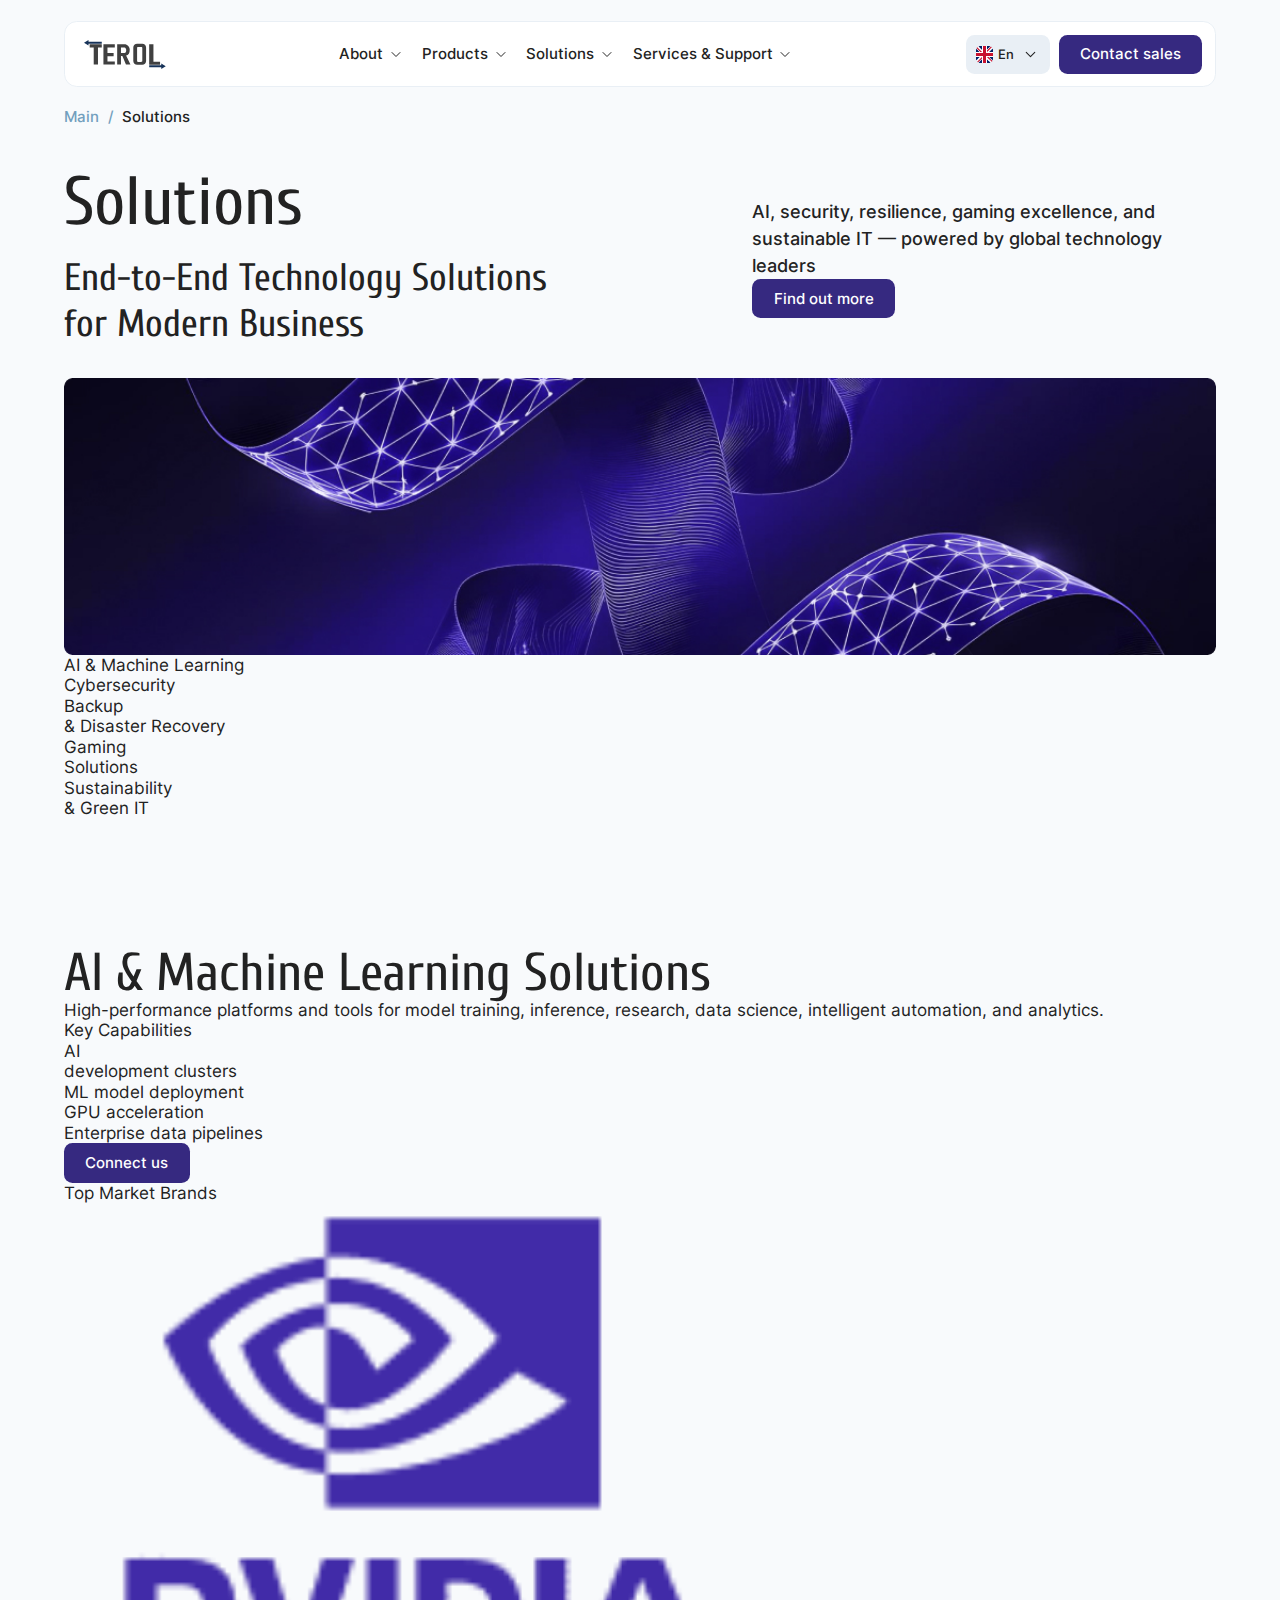
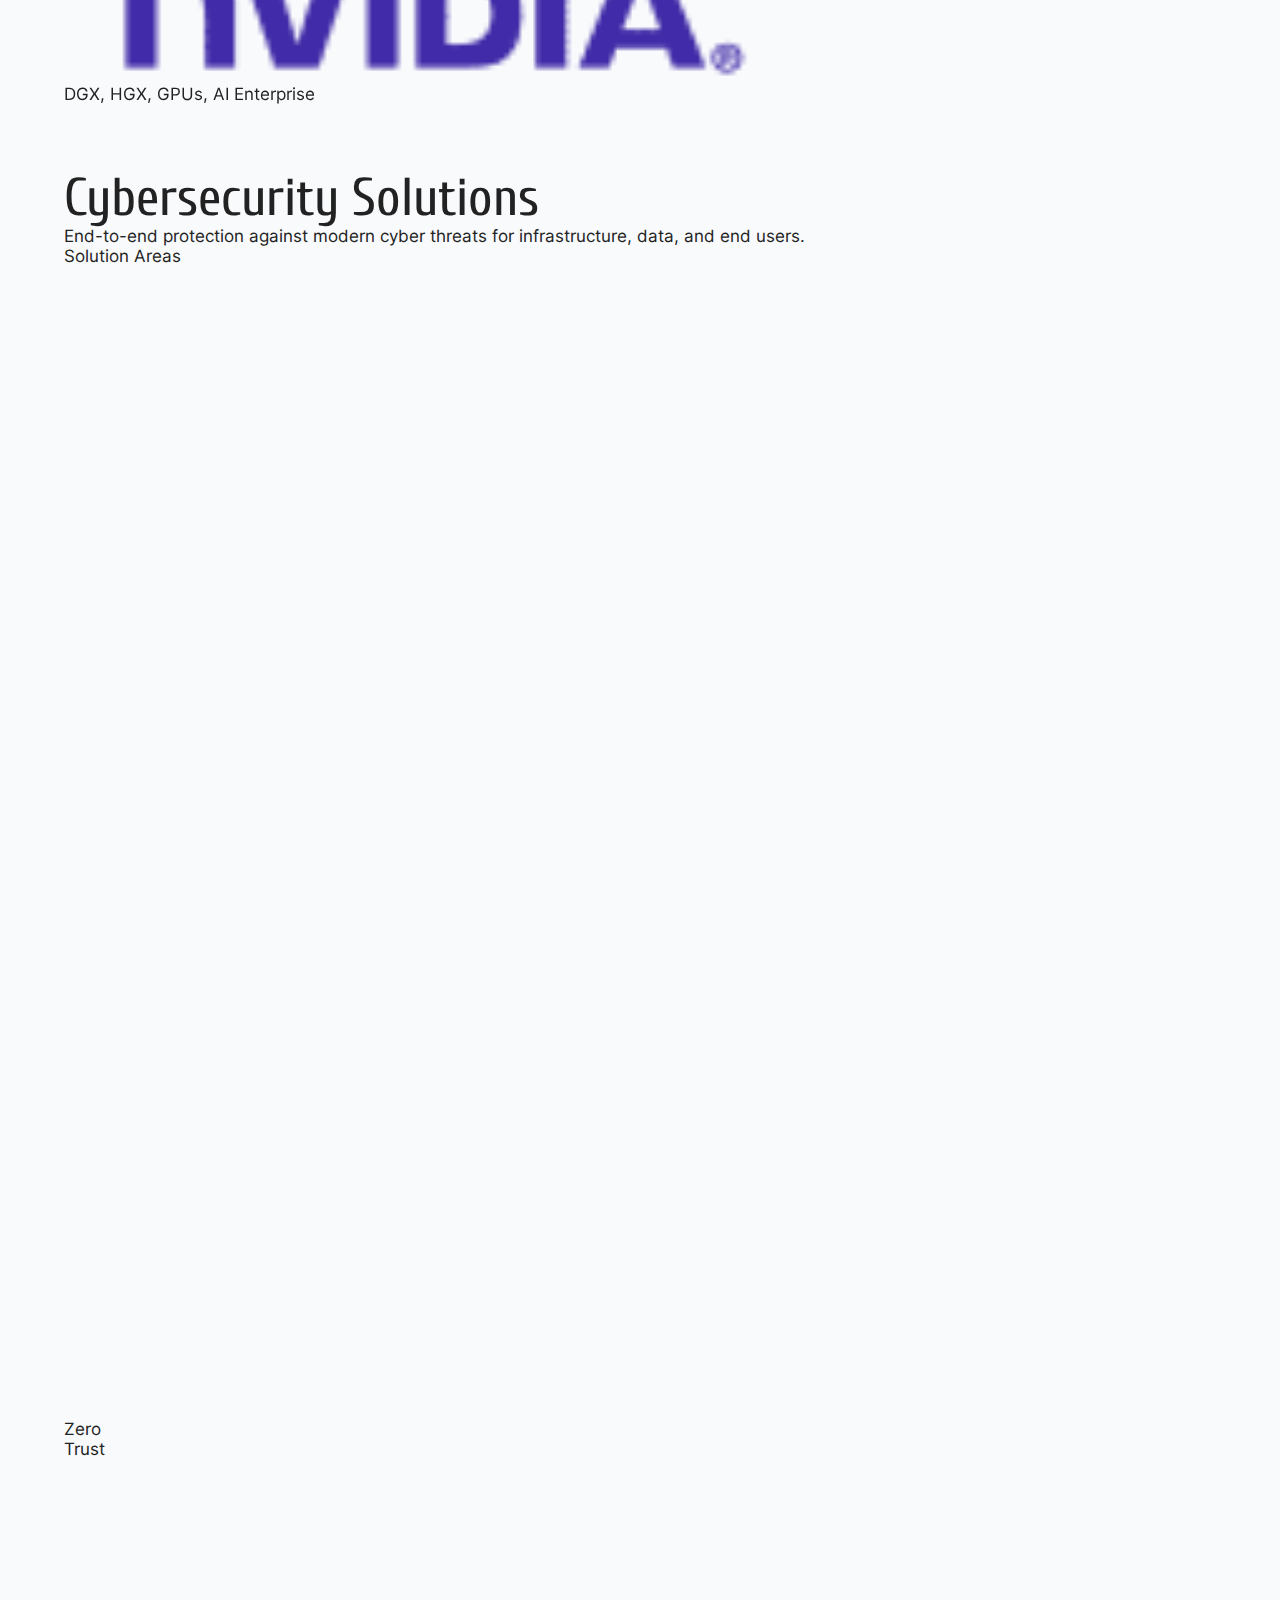
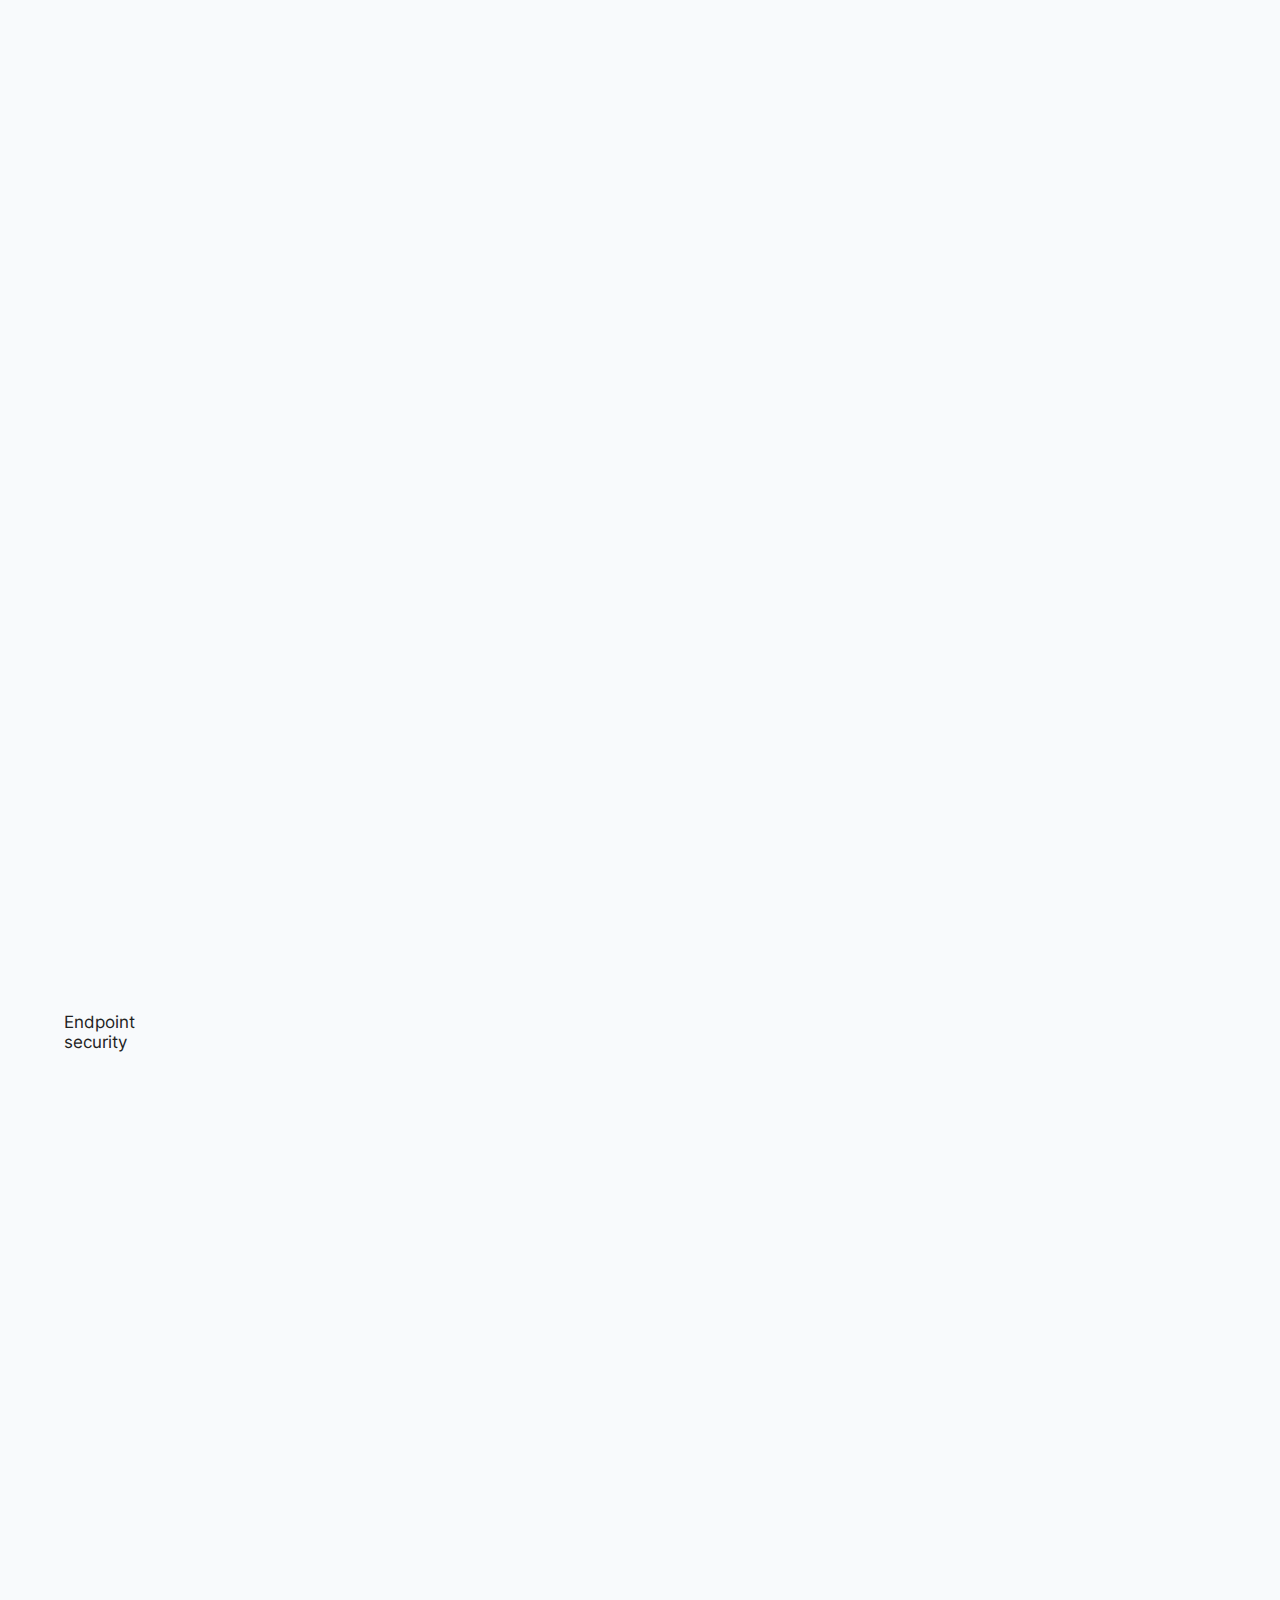
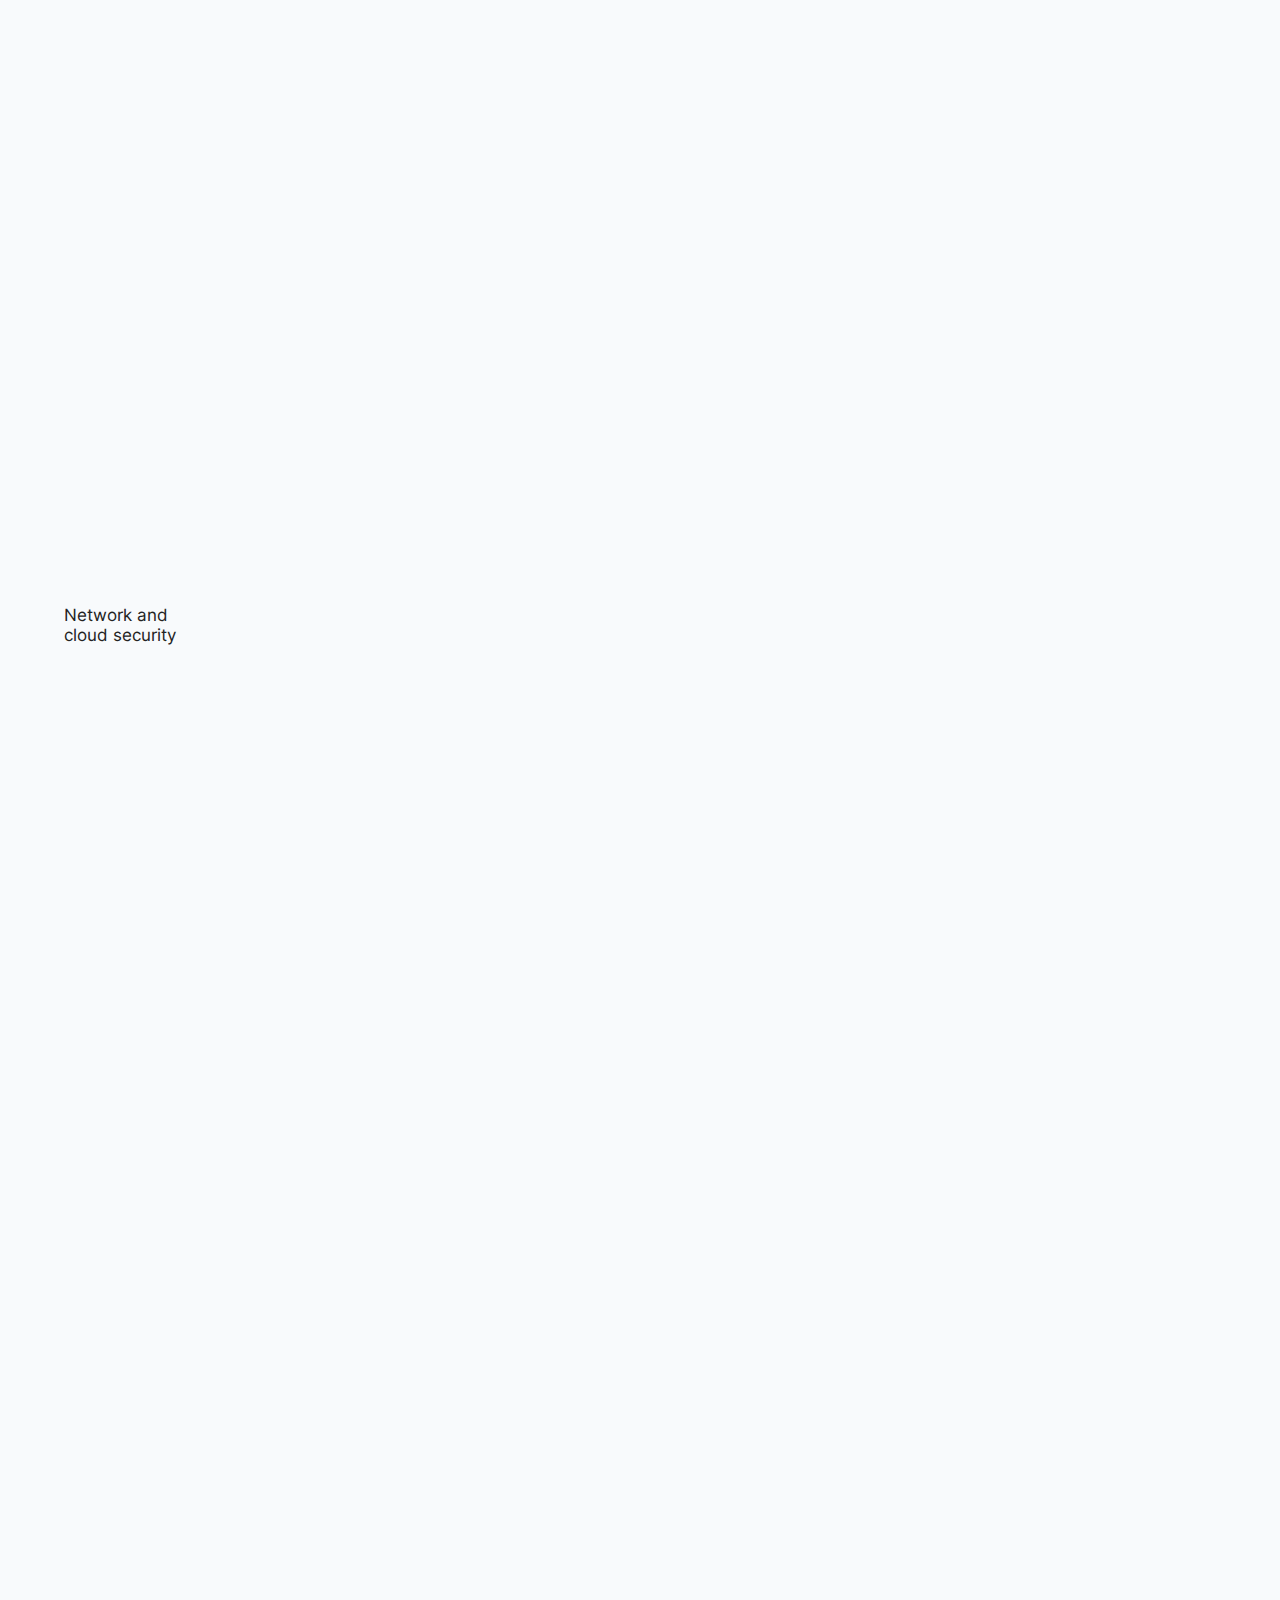
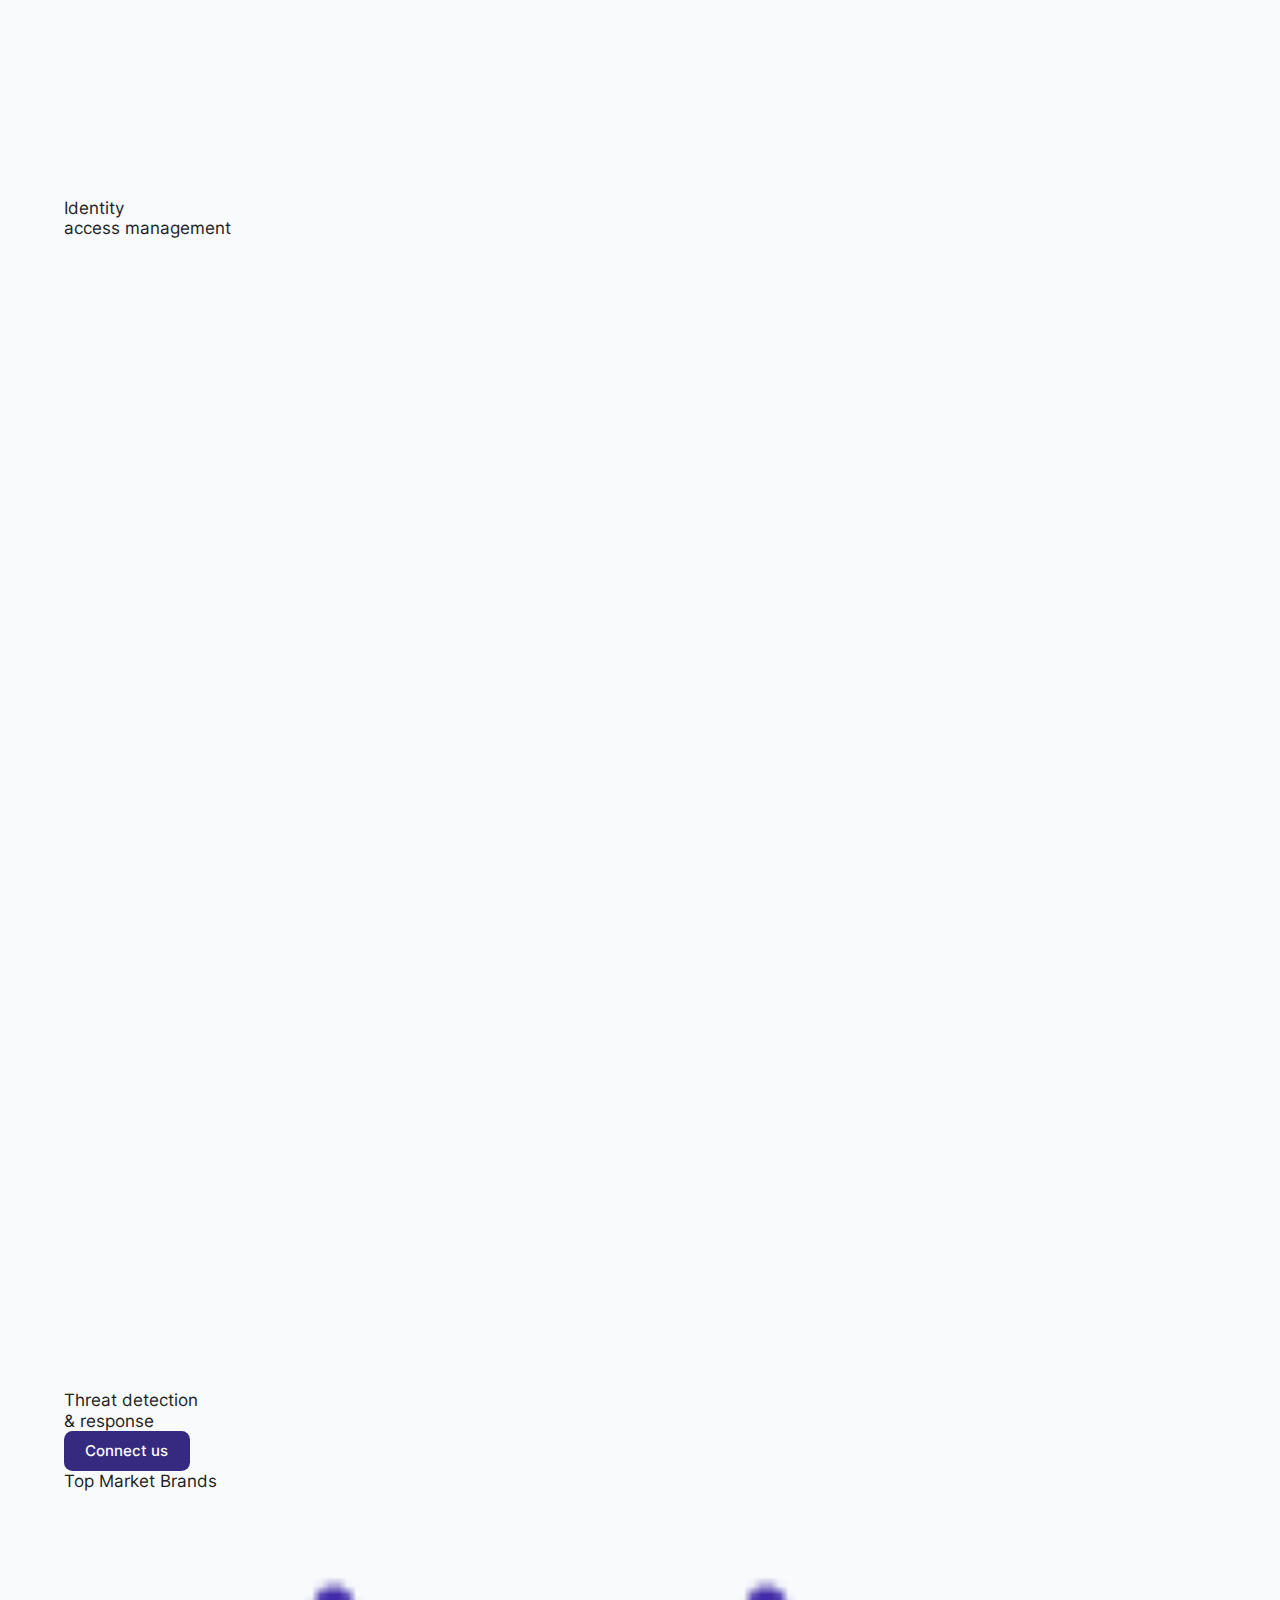
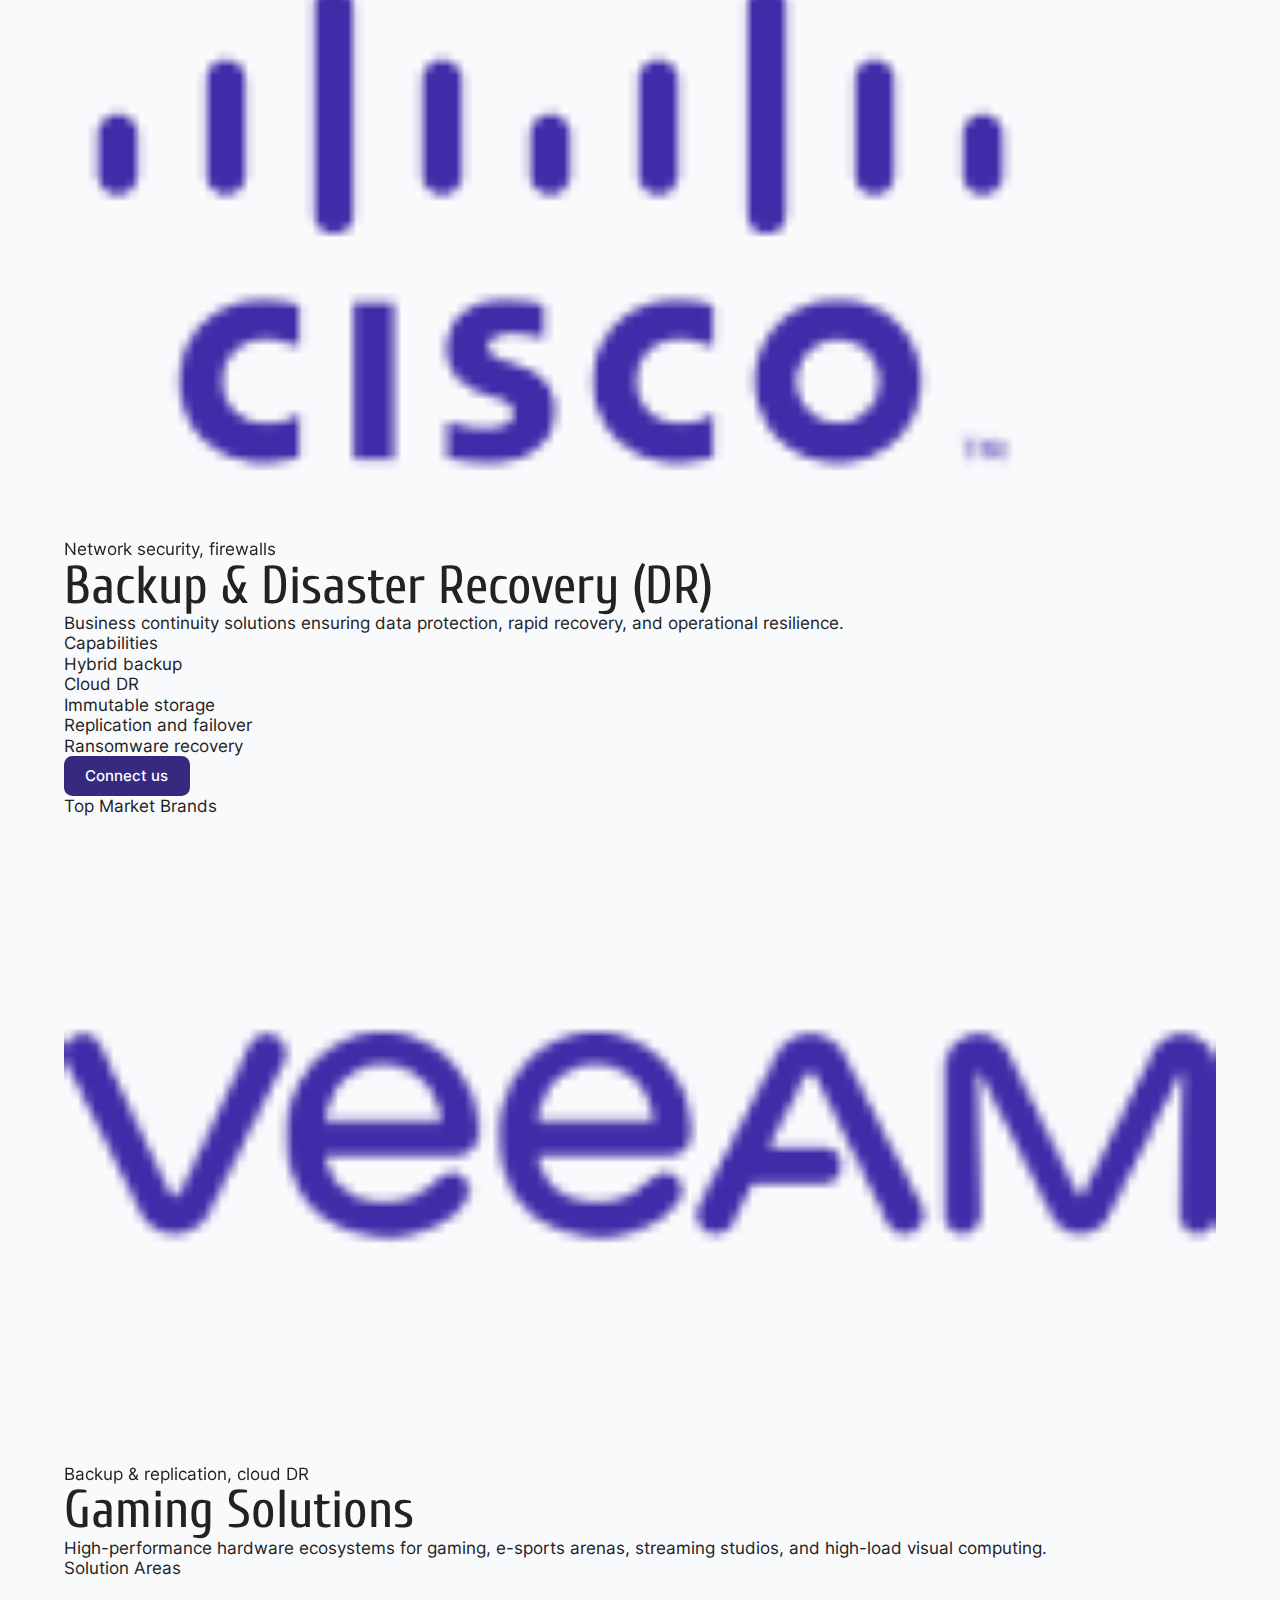
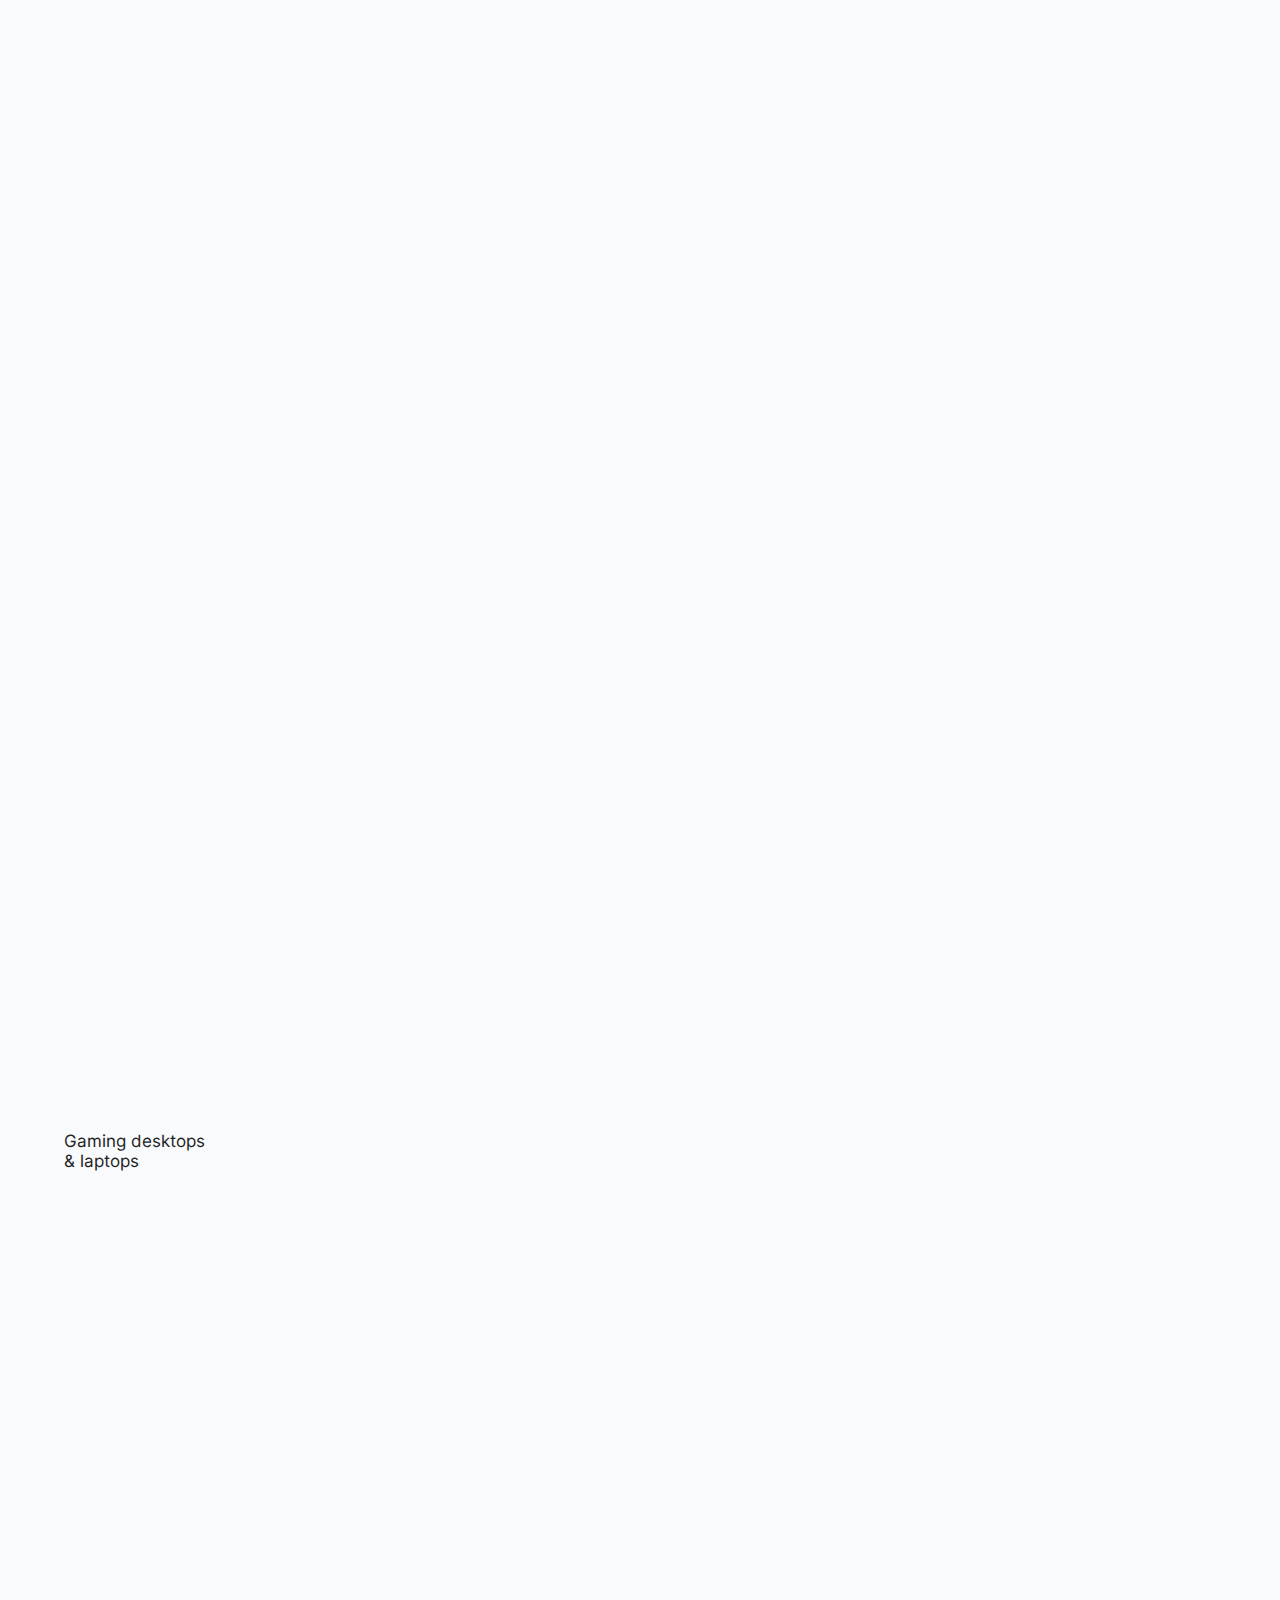
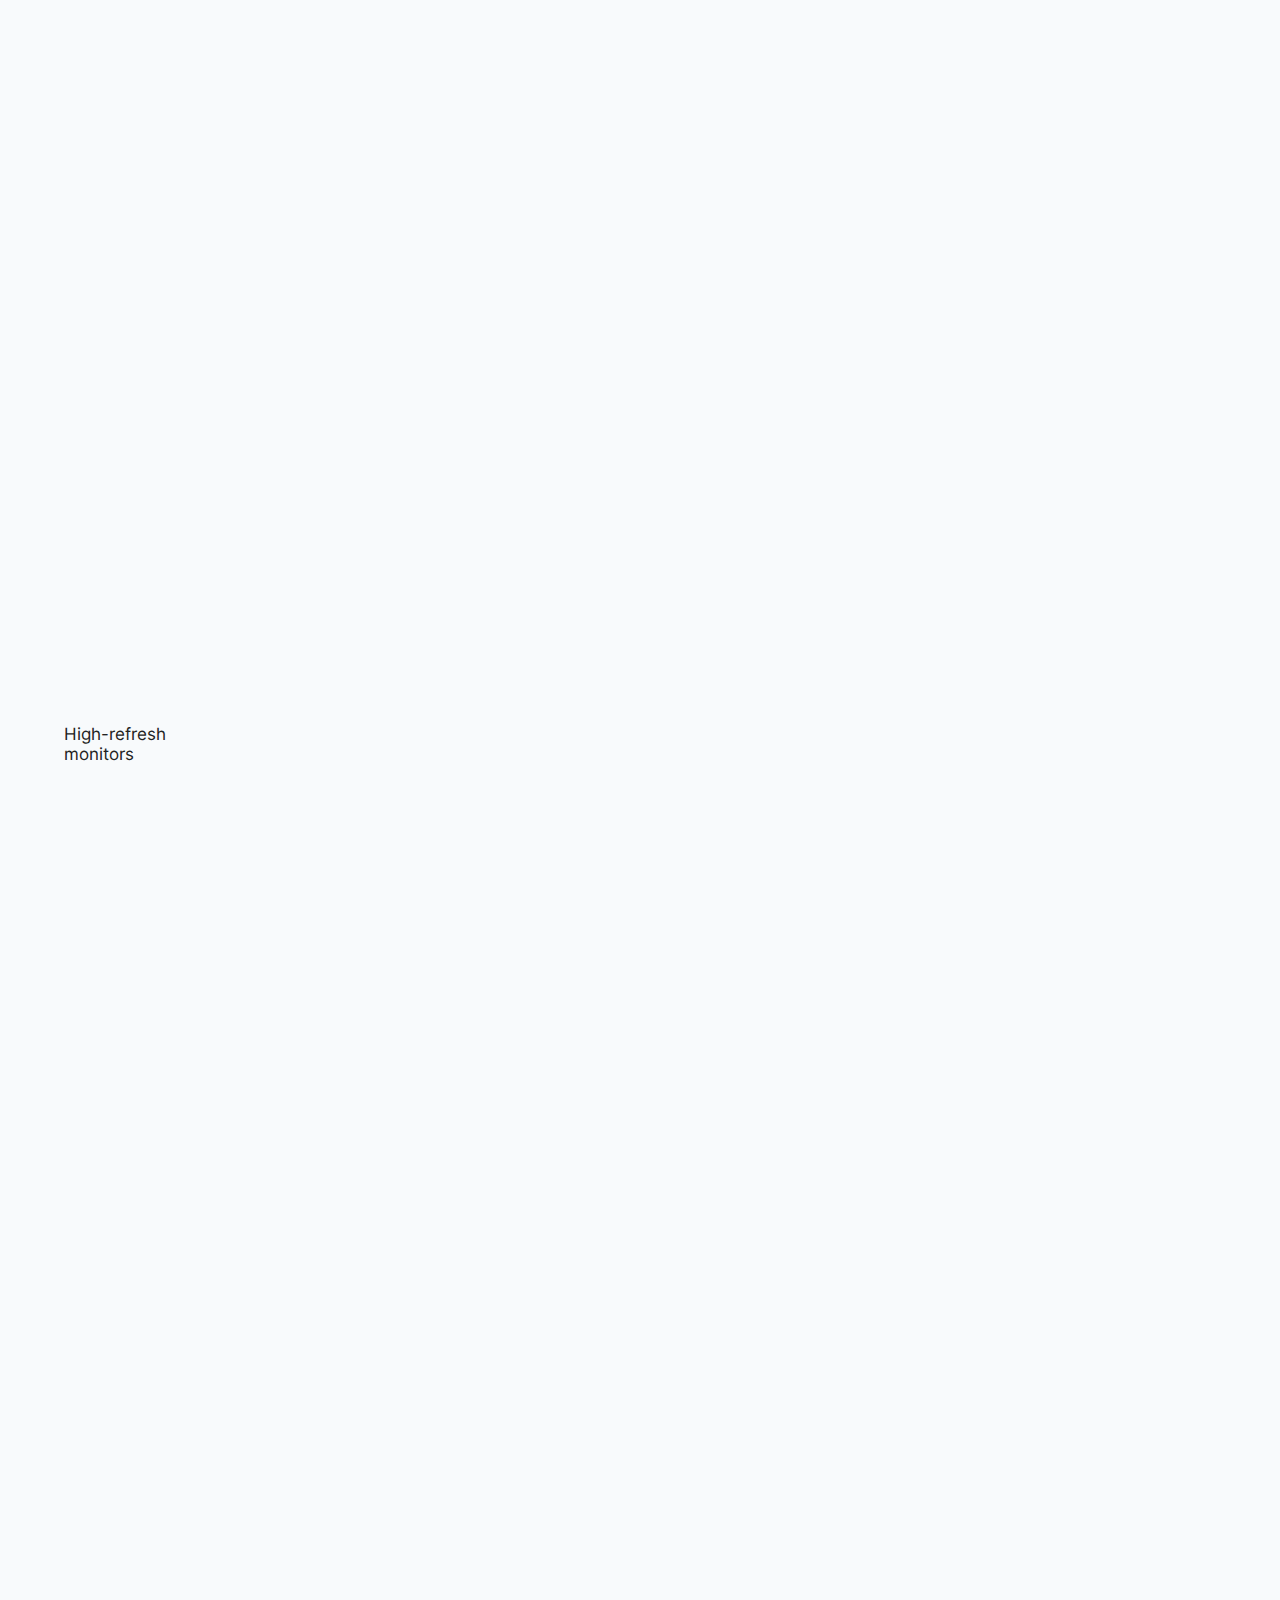
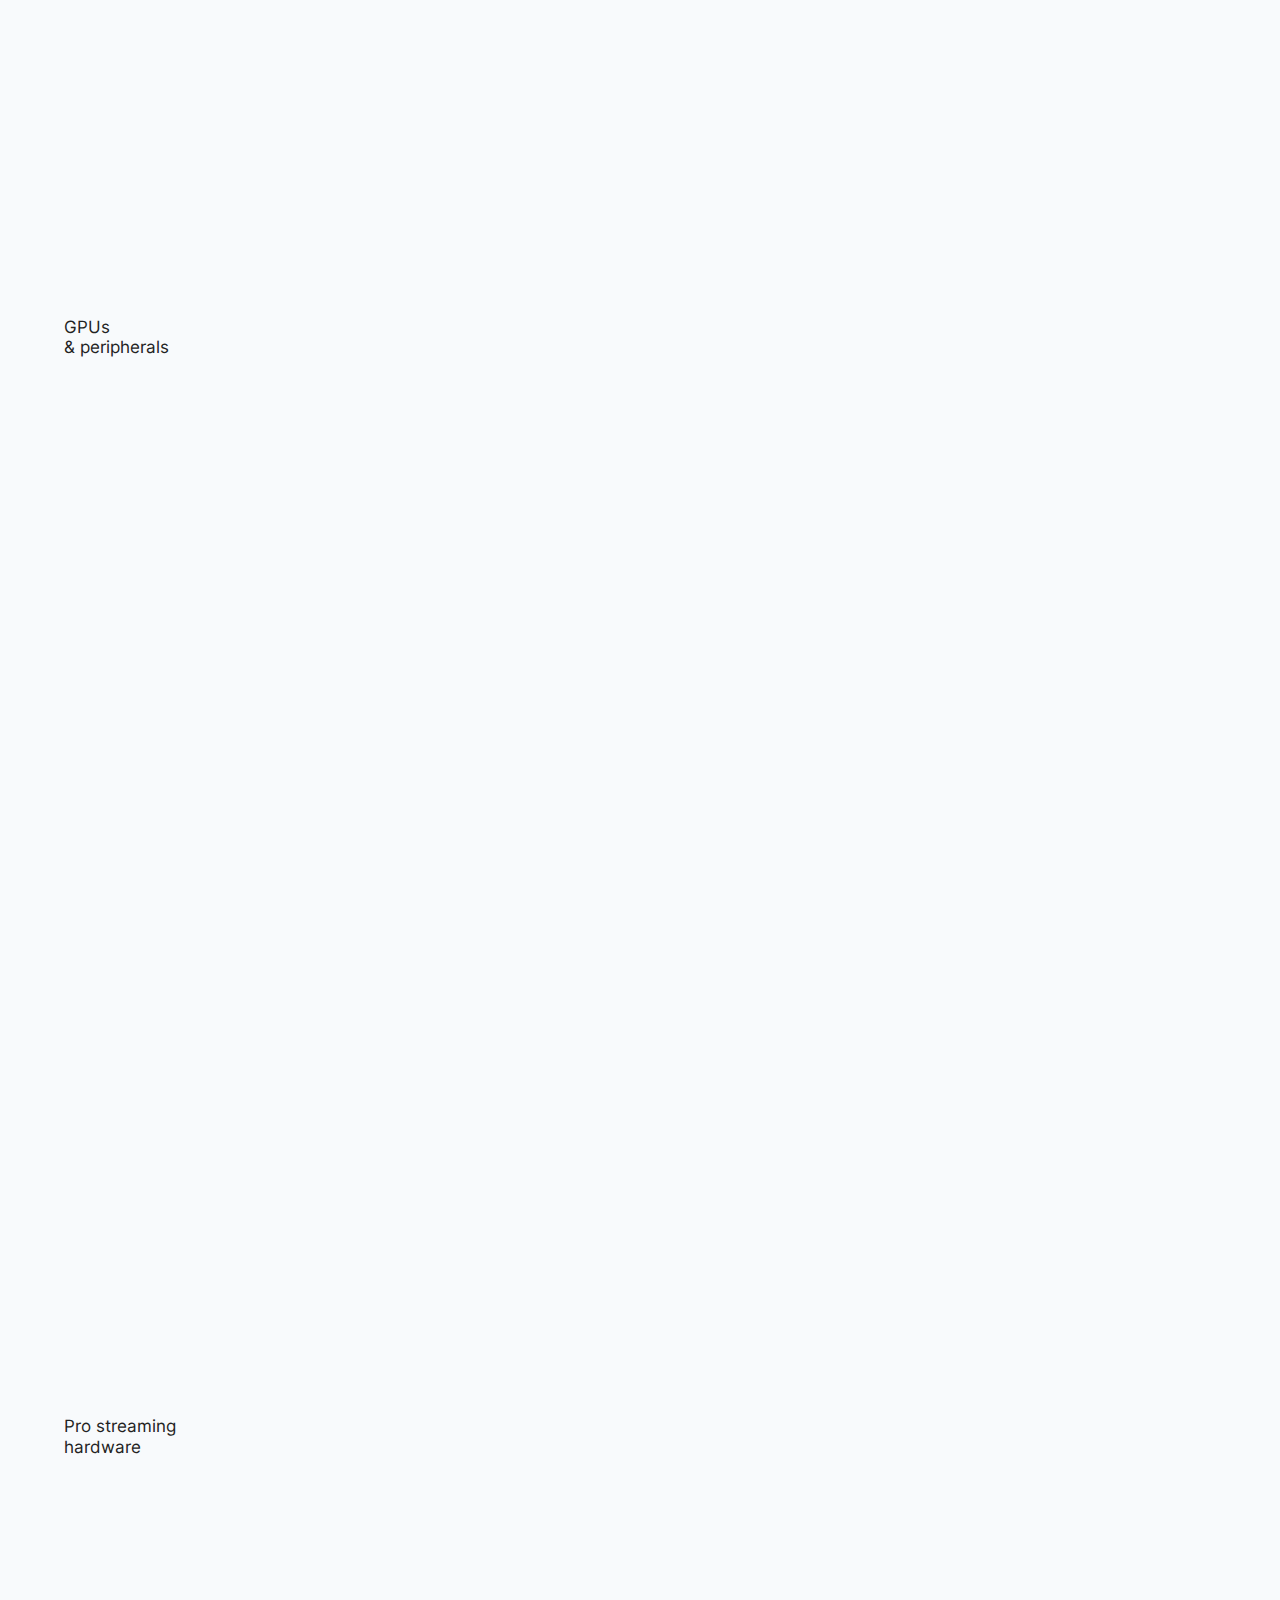
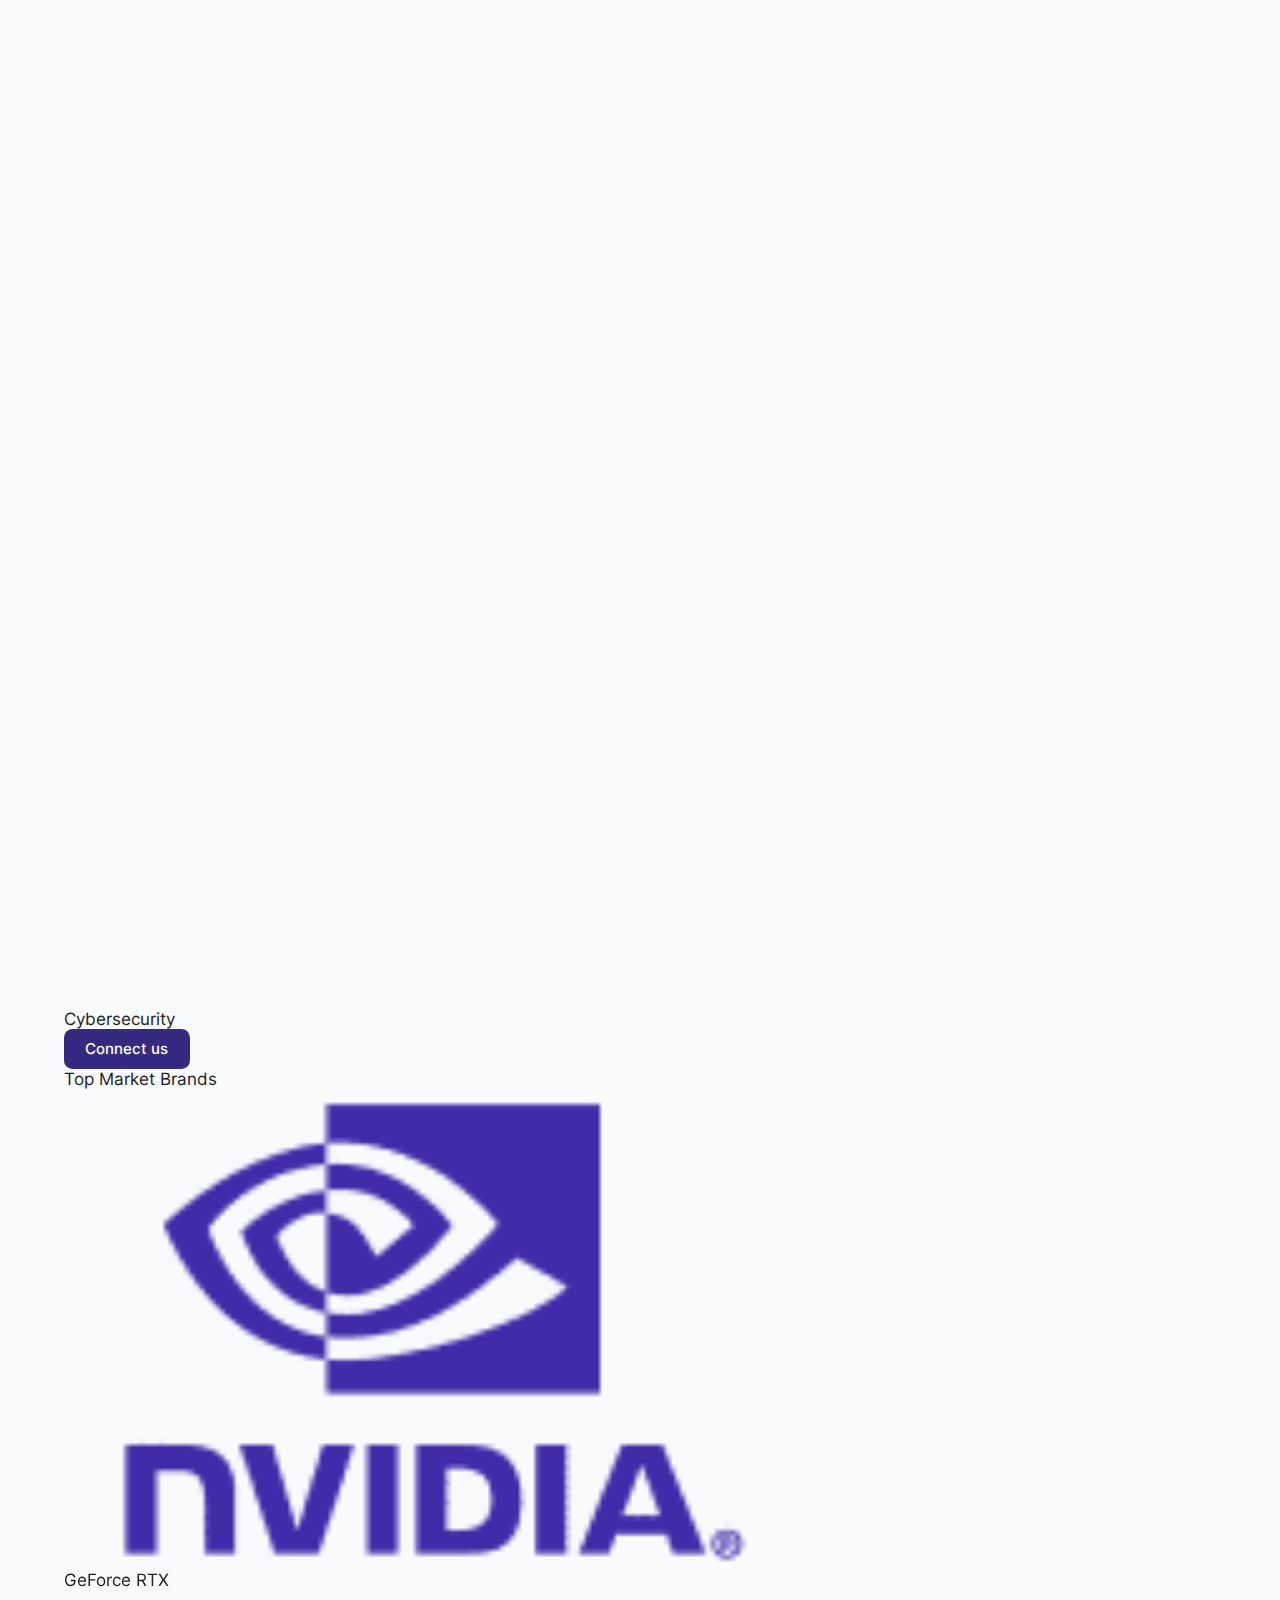
<file: solutions.html>
<!DOCTYPE html>
<html lang="en">
<head>
    <meta charset="UTF-8">
    <meta name="viewport" content="width=device-width, initial-scale=1.0">
    <title>Terol - Provider of IT Solutions</title>
    <meta name="description" content="Provider of the best IT solutions since 2023. We build reliable and scalable infrastructure for businesses.">

    <link rel="stylesheet" href="./libs/swiper/swiper-bundle.min.css">
    <link rel="stylesheet" href="./css/style.css">
</head>
<body>
    
    <header class="header">
        <div class="container">
            <div class="header__content">
                <a href="/" class="header__logo">
                    <img src="./img/logo.svg"  alt="Terol logo, go to homepage">
                </a>
                <div class="header__menu">
                    <nav class="header__nav">
                        <ul class="header__nav-list" aria-label="Main navigation">
                            <li class="header__nav-item with-sub">
                                <a href="#" class="header__nav-link" aria-haspopup="true" aria-expanded="false">About</a>
                                <ul class="header__nav-item-sub">
                                    <li class="header__nav-item-sub-item">
                                        <a href="#" class="header__nav-item-sub-link">Bussiness vision</a>
                                    </li>
                                    <li class="header__nav-item-sub-item">
                                        <a href="#" class="header__nav-item-sub-link">Contact us</a>
                                    </li>
                                    <li class="header__nav-item-sub-item">
                                        <a href="#" class="header__nav-item-sub-link">Careers</a>
                                    </li>
                                </ul>
                            </li>
                            <li class="header__nav-item with-sub">
                                <a href="#" class="header__nav-link" aria-haspopup="true" aria-expanded="false">Products</a>
                                <ul class="header__nav-item-sub">
                                    <li class="header__nav-item-sub-item">
                                        <a href="#" class="header__nav-item-sub-link">AI Inference Orchestration</a>
                                    </li>
                                    <li class="header__nav-item-sub-item">
                                        <a href="#" class="header__nav-item-sub-link">MLOps Platform</a>
                                    </li>
                                    <li class="header__nav-item-sub-item">
                                        <a href="#" class="header__nav-item-sub-link">Client Computing</a>
                                    </li>
                                    <li class="header__nav-item-sub-item">
                                        <a href="#" class="header__nav-item-sub-link">Servers & Storage</a>
                                    </li>
                                    <li class="header__nav-item-sub-item">
                                        <a href="#" class="header__nav-item-sub-link">Components</a>
                                    </li>
                                </ul>
                            </li>
                            <li class="header__nav-item with-sub">
                                <a href="#" class="header__nav-link" aria-haspopup="true" aria-expanded="false">Solutions</a>
                                <ul class="header__nav-item-sub">
                                    <li class="header__nav-item-sub-item">
                                        <a href="#" class="header__nav-item-sub-link">AI & ML</a>
                                    </li>
                                    <li class="header__nav-item-sub-item">
                                        <a href="#" class="header__nav-item-sub-link">Cybersecurity</a>
                                    </li>
                                    <li class="header__nav-item-sub-item">
                                        <a href="#" class="header__nav-item-sub-link">Backup & DR</a>
                                    </li>
                                    <li class="header__nav-item-sub-item">
                                        <a href="#" class="header__nav-item-sub-link">Gaming</a>
                                    </li>
                                    <li class="header__nav-item-sub-item">
                                        <a href="#" class="header__nav-item-sub-link">Sustainability Solutions</a>
                                    </li>
                                </ul>
                            </li>
                            <li class="header__nav-item with-sub">
                                <a href="#" class="header__nav-link" aria-haspopup="true" aria-expanded="false">Services & Support</a>
                                <ul class="header__nav-item-sub">
                                    <li class="header__nav-item-sub-item">
                                        <a href="#" class="header__nav-item-sub-link">Technical Services</a>
                                    </li>
                                    <li class="header__nav-item-sub-item">
                                        <a href="#" class="header__nav-item-sub-link">Advanced Services</a>
                                    </li>
                                    <li class="header__nav-item-sub-item">
                                        <a href="#" class="header__nav-item-sub-link">Training and Education</a>
                                    </li>
                                    <li class="header__nav-item-sub-item">
                                        <a href="#" class="header__nav-item-sub-link">Support center</a>
                                    </li>
                                </ul>
                            </li>
                        </ul>
                    </nav>
                    <div class="header__lang lang">
                        <button class="lang__head" type="button" aria-haspopup="true" aria-expanded="false" aria-controls="lang-menu" aria-label="Language selector, current language: English">
                            <div class="lang__head-content">
                                <div class="lang__head-flag">
                                    <img src="./img/GB.png"  alt="Flag of the United Kingdom">
                                </div>
                                <div class="lang__head-name">En</div>
                            </div>
                        </button>
                        <ul class="lang__body" id="lang-menu" role="menu">
                            <li role="none">
                                <a href="" class="lang__item" role="menuitem">
                                    <div class="lang__item-flag">
                                        <img src="./img/Thailand.png" alt="Flag of Thailand">
                                    </div>
                                    <div class="lang__item-name">Th</div>
                                </a>
                            </li>
                        </ul>
                    </div>
                </div>
                <a href="#feedback" class="header__btn btn btn-purple popup-open">
                    <span>Contact sales</span>
                </a>
                <button class="header__burger" type="button" aria-label="Open navigation menu" aria-expanded="false" aria-controls="mobile-menu-id">
                </button>
            </div>
        </div>
    </header>

    <main class="main">

        <section class="breadcrumbs">
			<div class="container">
				<div class="breadcrumbs__list">
					<a href="/" class="breadcrumbs__item">Main</a>
					<span class="breadcrumbs__text">Solutions</span>
				</div>
			</div>
		</section>

        <section class="page-hero">
            <div class="container">
                <div class="page-hero__content">
                    <div class="page-hero__top">
                        <div class="page-hero__top-left">
                            <h1 class="page-hero__title">Solutions</h1>
                            <div class="page-hero__descr">
                               End-to-End Technology Solutions for Modern Business
                            </div>
                        </div>
                        <div class="page-hero__top-text w-80">
                            <p>
                                AI, security, resilience, gaming excellence, and sustainable IT — powered by global technology leaders
                            </p>
                            <a href="#" class="page-hero__btn btn btn-purple">
                                <span>Find out more</span>
                            </a>
                        </div>
                    </div>
                    <div class="page-hero__img">
                        <picture class="lozad" data-iesrc="./img/page-hero-9.jpg" data-alt="">
                            <source srcset="./img/page-hero-9.jpg" media="(min-width: 768px)">
                            <source srcset="./img/page-hero-9.jpg" media="(min-width: 0px)">
                        </picture>
                    </div>
                </div>
                <div class="page-hero__items col-5">
                        <a href="#ai" class="page-hero__items-el js-anchor">
                            <div class="page-hero__items-el-title">AI & Machine Learning</div>
                            <div class="page-hero__items-el-arrow"></div>
                        </a>
                        <a href="#cybersecurity" class="page-hero__items-el js-anchor">
                            <div class="page-hero__items-el-title">Cybersecurity</div>
                            <div class="page-hero__items-el-arrow"></div>
                        </a>
                        <a href="#backup" class="page-hero__items-el js-anchor">
                            <div class="page-hero__items-el-title">Backup <br>& Disaster Recovery</div>
                            <div class="page-hero__items-el-arrow"></div>
                        </a>
                        <a href="#gaming" class="page-hero__items-el js-anchor">
                            <div class="page-hero__items-el-title">Gaming <br>Solutions</div>
                            <div class="page-hero__items-el-arrow"></div>
                        </a>
                        <a href="#sustainability" class="page-hero__items-el js-anchor">
                            <div class="page-hero__items-el-title">Sustainability <br>& Green IT</div>
                            <div class="page-hero__items-el-arrow"></div>
                        </a>
                </div>
            </div>
        </section>

        <section class="info-block">
            <div class="container">
                <div class="info-block__content">

                    <div id="ai" class="info-block__item">
                        <div class="info-block__item-info">
                            <h2 class="info-block__item-title title">AI & Machine Learning Solutions</h2>
                            <div class="info-block__item-descr">High-performance platforms and tools for model training, inference, research, data science, intelligent automation, and analytics.</div>
                            <div>
                                <h3 class="info-block__item-sub-title">Key Capabilities</h3>
                                <div class="info-block__item-cards cards-4 cards-short">
                                    <div class="info-block__item-cards-el">
                                        <div class="info-block__item-cards-el-title">AI <br>development clusters</div>
                                    </div>
                                    <div class="info-block__item-cards-el">
                                        <div class="info-block__item-cards-el-title">ML model deployment</div>
                                    </div>
                                    <div class="info-block__item-cards-el">
                                        <div class="info-block__item-cards-el-title">GPU acceleration</div>
                                    </div>
                                    <div class="info-block__item-cards-el">
                                        <div class="info-block__item-cards-el-title">Enterprise data pipelines</div>
                                    </div>
                                </div>
                            </div>
                            <a href="#feedback" class="info-block__item-btn btn btn-purple popup-open">
                                <span>Connect us</span>
                            </a>
                        </div>
                        <div class="info-block__item-side">
                            <h3 class="info-block__item-side-title">Top Market Brands</h3>
                            <div class="info-block__item-side-swiper swiper">
                                <div class="swiper-wrapper">
                                    <div class="info-block__item-side-item swiper-slide">
                                        <div class="info-block__item-side-item-icon">
                                            <img src="./img/partner-5.png" alt="">
                                        </div>
                                        <div class="info-block__item-side-item-text">DGX, HGX, GPUs, AI Enterprise</div>
                                    </div>
                                    <div class="info-block__item-side-item swiper-slide">
                                        <div class="info-block__item-side-item-icon">
                                            <img src="./img/partner-1.png" alt="">
                                        </div>
                                        <div class="info-block__item-side-item-text">Cray, Apollo</div>
                                    </div>
                                    <div class="info-block__item-side-item swiper-slide">
                                        <div class="info-block__item-side-item-icon">
                                            <img src="./img/partner-11.png" alt="">
                                        </div>
                                        <div class="info-block__item-side-item-text">PowerEdge for AI workloads</div>
                                    </div>
                                    <div class="info-block__item-side-item swiper-slide">
                                        <div class="info-block__item-side-item-icon">
                                            <img src="./img/partner-3.png" alt="">
                                        </div>
                                        <div class="info-block__item-side-item-text">ThinkSystem AI servers</div>
                                    </div>
                                    <div class="info-block__item-side-item swiper-slide">
                                        <div class="info-block__item-side-item-icon">
                                            <img src="./img/partner-4.png" alt="">
                                        </div>
                                        <div class="info-block__item-side-item-text">GPU-accelerated servers</div>
                                    </div>
                                    <div class="info-block__item-side-item swiper-slide">
                                        <div class="info-block__item-side-item-icon">
                                            <img src="./img/partner-7.png" alt="">
                                        </div>
                                        <div class="info-block__item-side-item-text">Xeon scalable processors, AI accelerators</div>
                                    </div>
                                </div>
                            </div>
                        </div>
                    </div>

                    <div id="cybersecurity" class="info-block__item">
                        <div class="info-block__item-info">
                            <h2 class="info-block__item-title title">Cybersecurity Solutions</h2>
                            <div class="info-block__item-descr">End-to-end protection against modern cyber threats for infrastructure, data, and end users.</div>
                            <div class="info-block__item-grid">
                                <h3 class="info-block__item-sub-title">Solution Areas</h3>
                                <div class="info-block__item-grid-content">
                                    <div class="info-block__item-grid-item">
                                        <div class="info-block__item-grid-item-icon">
                                            <img src="./img/grid-item-5.svg" alt="" class="lozad">
                                        </div>
                                        <div class="info-block__item-grid-item-text">Zero <br>Trust</div>
                                    </div>
                                    <div class="info-block__item-grid-item">
                                        <div class="info-block__item-grid-item-icon">
                                            <img src="./img/grid-item-6.svg" alt="" class="lozad">
                                        </div>
                                        <div class="info-block__item-grid-item-text">Endpoint <br>security</div>
                                    </div>
                                    <div class="info-block__item-grid-item">
                                        <div class="info-block__item-grid-item-icon">
                                            <img src="./img/grid-item-7.svg" alt="" class="lozad">
                                        </div>
                                        <div class="info-block__item-grid-item-text">Network and <br>cloud security</div>
                                    </div>
                                    <div class="info-block__item-grid-item">
                                        <div class="info-block__item-grid-item-icon">
                                            <img src="./img/grid-item-8.svg" alt="" class="lozad">
                                        </div>
                                        <div class="info-block__item-grid-item-text">Identity <br> access management</div>
                                    </div>
                                    <div class="info-block__item-grid-item">
                                        <div class="info-block__item-grid-item-icon">
                                            <img src="./img/grid-item-9.svg" alt="" class="lozad">
                                        </div>
                                        <div class="info-block__item-grid-item-text">Threat detection <br>& response</div>
                                    </div>
                                </div>
                            </div>
                            <a href="#feedback" class="info-block__item-btn btn btn-purple popup-open">
                                <span>Connect us</span>
                            </a>
                        </div>
                        <div class="info-block__item-side">
                            <h3 class="info-block__item-side-title">Top Market Brands</h3>
                            <div class="info-block__item-side-swiper swiper">
                                <div class="swiper-wrapper">
                                    <div class="info-block__item-side-item swiper-slide">
                                        <div class="info-block__item-side-item-icon">
                                            <img src="./img/partner-19.png" alt="">
                                        </div>
                                        <div class="info-block__item-side-item-text">Network security, firewalls</div>
                                    </div>
                                    <div class="info-block__item-side-item swiper-slide">
                                        <div class="info-block__item-side-item-icon">
                                            <img src="./img/partner-20.png" alt="">
                                        </div>
                                        <div class="info-block__item-side-item-text">NGFW, Prisma Cloud</div>
                                    </div>
                                    <div class="info-block__item-side-item swiper-slide">
                                        <div class="info-block__item-side-item-icon">
                                            <img src="./img/partner-21.png" alt="">
                                        </div>
                                        <div class="info-block__item-side-item-text">FortiGate, FortiEDR</div>
                                    </div>
                                    <div class="info-block__item-side-item swiper-slide">
                                        <div class="info-block__item-side-item-icon">
                                            <img src="./img/partner-24.png" alt="">
                                        </div>
                                        <div class="info-block__item-side-item-text">Cloud, network, endpoint security</div>
                                    </div>
                                    <div class="info-block__item-side-item swiper-slide">
                                        <div class="info-block__item-side-item-icon">
                                            <img src="./img/partner-22.png" alt="">
                                        </div>
                                        <div class="info-block__item-side-item-text">Cloud, network, endpoint security</div>
                                    </div>
                                    <div class="info-block__item-side-item swiper-slide">
                                        <div class="info-block__item-side-item-icon">
                                            <img src="./img/partner-23.png" alt="">
                                        </div>
                                        <div class="info-block__item-side-item-text">Endpoint protection, XDR</div>
                                    </div>
                                </div>
                            </div>
                        </div>
                    </div>

                    <div id="backup" class="info-block__item">
                        <div class="info-block__item-info">
                            <h2 class="info-block__item-title title">Backup & Disaster Recovery (DR)</h2>
                            <div class="info-block__item-descr">Business continuity solutions ensuring data protection, rapid recovery, and operational resilience.</div>
                            <div class="info-block__item-dots-list mt-auto">
                                <div class="info-block__item-dots-list-item">Capabilities</div>
                                <div class="info-block__item-dots-list-item">Hybrid backup</div>
                                <div class="info-block__item-dots-list-item">Cloud DR</div>
                                <div class="info-block__item-dots-list-item">Immutable storage</div>
                                <div class="info-block__item-dots-list-item">Replication and failover</div>
                                <div class="info-block__item-dots-list-item">Ransomware recovery</div>
                            </div>
                            <a href="#feedback" class="info-block__item-btn btn btn-purple popup-open">
                                <span>Connect us</span>
                            </a>
                        </div>
                        <div class="info-block__item-side">
                            <h3 class="info-block__item-side-title">Top Market Brands</h3>
                            <div class="info-block__item-side-swiper swiper">
                                <div class="swiper-wrapper">
                                    <div class="info-block__item-side-item swiper-slide">
                                        <div class="info-block__item-side-item-icon">
                                            <img src="./img/partner-25.png" alt="">
                                        </div>
                                        <div class="info-block__item-side-item-text">Backup & replication, cloud DR</div>
                                    </div>
                                    <div class="info-block__item-side-item swiper-slide">
                                        <div class="info-block__item-side-item-icon">
                                            <img src="./img/partner-26.png" alt="">
                                        </div>
                                        <div class="info-block__item-side-item-text">Enterprise data protection</div>
                                    </div>
                                    <div class="info-block__item-side-item swiper-slide">
                                        <div class="info-block__item-side-item-icon">
                                            <img src="./img/partner-28.png" alt="">
                                        </div>
                                        <div class="info-block__item-side-item-text">NetBackup</div>
                                    </div>
                                    <div class="info-block__item-side-item swiper-slide">
                                        <div class="info-block__item-side-item-icon">
                                            <img src="./img/partner-11.png" alt="">
                                        </div>
                                        <div class="info-block__item-side-item-text">Data Domain, PowerProtect</div>
                                    </div>
                                    <div class="info-block__item-side-item swiper-slide">
                                        <div class="info-block__item-side-item-icon">
                                            <img src="./img/partner-1.png" alt="">
                                        </div>
                                        <div class="info-block__item-side-item-text">StoreOnce, Zerto</div>
                                    </div>
                                    <div class="info-block__item-side-item swiper-slide">
                                        <div class="info-block__item-side-item-icon">
                                            <img src="./img/partner-29.png" alt="">
                                        </div>
                                        <div class="info-block__item-side-item-text">Cyber protection & backup</div>
                                    </div>
                                </div>
                            </div>
                        </div>
                    </div>

                    <div id="gaming" class="info-block__item">
                        <div class="info-block__item-info">
                            <h2 class="info-block__item-title title">Gaming Solutions</h2>
                            <div class="info-block__item-descr">High-performance hardware ecosystems for gaming, e-sports arenas, streaming studios, and high-load visual computing.</div>
                            <div class="info-block__item-grid">
                                <h3 class="info-block__item-sub-title">Solution Areas</h3>
                                <div class="info-block__item-grid-content">
                                    <div class="info-block__item-grid-item">
                                        <div class="info-block__item-grid-item-icon">
                                            <img src="./img/grid-item-10.svg" alt="" class="lozad">
                                        </div>
                                        <div class="info-block__item-grid-item-text">Gaming desktops <br>& laptops</div>
                                    </div>
                                    <div class="info-block__item-grid-item">
                                        <div class="info-block__item-grid-item-icon">
                                            <img src="./img/grid-item-11.svg" alt="" class="lozad">
                                        </div>
                                        <div class="info-block__item-grid-item-text">High-refresh <br>monitors</div>
                                    </div>
                                    <div class="info-block__item-grid-item">
                                        <div class="info-block__item-grid-item-icon">
                                            <img src="./img/grid-item-12.svg" alt="" class="lozad">
                                        </div>
                                        <div class="info-block__item-grid-item-text">GPUs <br>& peripherals</div>
                                    </div>
                                    <div class="info-block__item-grid-item">
                                        <div class="info-block__item-grid-item-icon">
                                            <img src="./img/grid-item-13.svg" alt="" class="lozad">
                                        </div>
                                        <div class="info-block__item-grid-item-text">Pro streaming <br>hardware</div>
                                    </div>
                                    <div class="info-block__item-grid-item">
                                        <div class="info-block__item-grid-item-icon">
                                            <img src="./img/grid-item-14.svg" alt="" class="lozad">
                                        </div>
                                        <div class="info-block__item-grid-item-text">Cybersecurity</div>
                                    </div>
                                </div>
                            </div>
                            <a href="#feedback" class="info-block__item-btn btn btn-purple popup-open">
                                <span>Connect us</span>
                            </a>
                        </div>
                        <div class="info-block__item-side">
                            <h3 class="info-block__item-side-title">Top Market Brands</h3>
                            <div class="info-block__item-side-swiper swiper">
                                <div class="swiper-wrapper">
                                    <div class="info-block__item-side-item swiper-slide">
                                        <div class="info-block__item-side-item-icon">
                                            <img src="./img/partner-5.png" alt="">
                                        </div>
                                        <div class="info-block__item-side-item-text">GeForce RTX</div>
                                    </div>
                                    <div class="info-block__item-side-item swiper-slide">
                                        <div class="info-block__item-side-item-icon">
                                            <img src="./img/partner-15.png" alt="">
                                        </div>
                                        <div class="info-block__item-side-item-text">Ryzen, Radeon</div>
                                    </div>
                                    <div class="info-block__item-side-item swiper-slide">
                                        <div class="info-block__item-side-item-icon">
                                            <img src="./img/partner-9.png" alt="">
                                        </div>
                                        <div class="info-block__item-side-item-text">ROG series</div>
                                    </div>
                                    <div class="info-block__item-side-item swiper-slide">
                                        <div class="info-block__item-side-item-icon">
                                            <img src="./img/partner-10.png" alt="">
                                        </div>
                                        <div class="info-block__item-side-item-text">Gaming systems & components</div>
                                    </div>
                                    <div class="info-block__item-side-item swiper-slide">
                                        <div class="info-block__item-side-item-icon">
                                            <img src="./img/partner-8.png" alt="">
                                        </div>
                                        <div class="info-block__item-side-item-text">Predator</div>
                                    </div>
                                    <div class="info-block__item-side-item swiper-slide">
                                        <div class="info-block__item-side-item-icon">
                                            <img src="./img/partner-3.png" alt="">
                                        </div>
                                        <div class="info-block__item-side-item-text">Legion</div>
                                    </div>
                                    <div class="info-block__item-side-item swiper-slide">
                                        <div class="info-block__item-side-item-icon is-flex">
                                            <img src="./img/partner-30.png" alt="">
                                            <span class="info-block__item-side-item-icon-devider"></span>
                                            <img src="./img/partner-31.png" alt="">
                                            <span class="info-block__item-side-item-icon-devider"></span>
                                            <img src="./img/partner-32.png" alt="">
                                        </div>
                                        <div class="info-block__item-side-item-text">Peripherals</div>
                                    </div>
                                </div>
                            </div>
                        </div>
                    </div>

                    <div id="sustainability" class="info-block__item">
                        <div class="info-block__item-info">
                            <h2 class="info-block__item-title title">Sustainability & Green IT Solutions</h2>
                            <div class="info-block__item-descr">Energy-efficient technologies and lifecycle strategies to support ESG goals and reduce total cost of ownership.</div>
                            <div class="">
                                <h3 class="info-block__item-side-title">Features</h3>
                                <div class="info-block__item-dots-list mt-auto">
                                    <div class="info-block__item-dots-list-item">Low-power devices</div>
                                    <div class="info-block__item-dots-list-item">Circular IT & recycling programs</div>
                                    <div class="info-block__item-dots-list-item">Energy-efficient data centers</div>
                                    <div class="info-block__item-dots-list-item">Carbon-optimized compute</div>
                                    <div class="info-block__item-dots-list-item">Remote management & power optimization</div>
                                </div>
                            </div>
                            <a href="#feedback" class="info-block__item-btn btn btn-purple popup-open">
                                <span>Connect us</span>
                            </a>
                        </div>
                        <div class="info-block__item-side">
                            <h3 class="info-block__item-side-title">Top Market Brands</h3>
                            <div class="info-block__item-side-swiper swiper">
                                <div class="swiper-wrapper">
                                    <div class="info-block__item-side-item swiper-slide">
                                        <div class="info-block__item-side-item-icon">
                                            <img src="./img/partner-3.png" alt="">
                                        </div>
                                        <div class="info-block__item-side-item-text">ThinkGreen (eco-certified devices)</div>
                                    </div>
                                    <div class="info-block__item-side-item swiper-slide">
                                        <div class="info-block__item-side-item-icon">
                                            <img src="./img/partner-1.png" alt="">
                                        </div>
                                        <div class="info-block__item-side-item-text">Sustainable Impact (closed-loop plastics, energy efficiency)</div>
                                    </div>
                                    <div class="info-block__item-side-item swiper-slide">
                                        <div class="info-block__item-side-item-icon">
                                            <img src="./img/partner-11.png" alt="">
                                        </div>
                                        <div class="info-block__item-side-item-text">Technologies ESG programs (reclaimed materials, energy efficiency)</div>
                                    </div>
                                    <div class="info-block__item-side-item swiper-slide">
                                        <div class="info-block__item-side-item-icon">
                                            <img src="./img/partner-19.png" alt="">
                                        </div>
                                        <div class="info-block__item-side-item-text">Green Data Center initiatives</div>
                                    </div>
                                    <div class="info-block__item-side-item swiper-slide">
                                        <div class="info-block__item-side-item-icon">
                                            <img src="./img/partner-12.png" alt="">
                                        </div>
                                        <div class="info-block__item-side-item-text">(business ecosystem) – low energy consumption, recycled materials</div>
                                    </div>
                                    <div class="info-block__item-side-item swiper-slide">
                                        <div class="info-block__item-side-item-icon is-flex">
                                            <img src="./img/partner-33.png" alt="">
                                            <span class="info-block__item-side-item-icon-devider"></span>
                                            <img src="./img/partner-34.png" alt="">
                                        </div>
                                        <div class="info-block__item-side-item-text">certified products (across brands)</div>
                                    </div>
                                </div>
                            </div>
                        </div>
                    </div>
                </div>
            </div>
        </section>

        <section class="why-choose">
            <div class="container">
                <h2 class="why-choose__title title">Why Choose Terol</h2>
                <div class="why-choose__content col-5">
                    <div class="why-choose__item">
                        <div class="why-choose__item-icon">
                            <img src="./img/why-choose-icon-6.svg" alt="" class="lozad">
                        </div>
                        <div class="why-choose__item-text">Technical expertise & integration services</div>
                    </div>
                    <div class="why-choose__item">
                        <div class="why-choose__item-icon">
                            <img src="./img/why-choose-icon-7.svg" alt="" class="lozad">
                        </div>
                        <div class="why-choose__item-text">Fast delivery & inventory availability</div>
                    </div>
                    <div class="why-choose__item">
                        <div class="why-choose__item-icon">
                            <img src="./img/why-choose-icon-8.svg" alt="" class="lozad">
                        </div>
                        <div class="why-choose__item-text">Enterprise-grade warranty and service</div>
                    </div>
                    <div class="why-choose__item">
                        <div class="why-choose__item-icon">
                            <img src="./img/why-choose-icon-9.svg" alt="" class="lozad">
                        </div>
                        <div class="why-choose__item-text">Certified vendor partnerships</div>
                    </div>
                    <div class="why-choose__item">
                        <div class="why-choose__item-icon">
                            <img src="./img/why-choose-icon-10.svg" alt="" class="lozad">
                        </div>
                        <div class="why-choose__item-text">Lifecycle <br>support</div>
                    </div>
                </div>
                <a href="#feedback" class="why-choose__btn btn btn-purple popup-open">
                    <span>Connect us</span>
                </a>
            </div>
        </section>


    </main>

    <footer class="footer">
        <div class="footer__decor">
            <div class="footer__decor-item">
                <img class="lozad" src="./img/footer-decor-left.svg" alt="">
            </div>
            <div class="footer__decor-item">
                <img class="lozad" src="./img/footer-decor-right.svg" alt="">
            </div>
        </div>
        <div class="container">
            <div class="footer__logo">
                <img src="./img/footer-logo.png"  alt="Terol logo">
            </div>
            <div class="footer__bottom">
                <nav aria-label="Footer navigation" class="footer__nav">
                    <div class="footer__nav-col">
                        <div class="footer__nav-col-head">
                            <div class="footer__nav-col-main">About </div>
                        </div>
                        <ul class="footer__nav-col-list">
                            <li class="footer__nav-col-list-item">
                                <a href="" class="footer__nav-col-list-link">Bussiness vision</a>
                            </li>
                            <li class="footer__nav-col-list-item">
                                <a href="" class="footer__nav-col-list-link">Contact us</a>
                            </li>
                            <li class="footer__nav-col-list-item">
                                <a href="" class="footer__nav-col-list-link">Careers</a>
                            </li>
                        </ul>
                    </div>
                    <div class="footer__nav-col">
                        <div class="footer__nav-col-head">
                            <div class="footer__nav-col-main">Products</div>
                        </div>
                        <ul class="footer__nav-col-list">
                            <li class="footer__nav-col-list-item">
                                <a href="" class="footer__nav-col-list-link">AI Inference Orchestration</a>
                            </li>
                            <li class="footer__nav-col-list-item">
                                <a href="" class="footer__nav-col-list-link">MLOps Platform</a>
                            </li>
                            <li class="footer__nav-col-list-item">
                                <a href="" class="footer__nav-col-list-link">Client Computing</a>
                            </li>
                            <li class="footer__nav-col-list-item">
                                <a href="" class="footer__nav-col-list-link">Servers & Storage</a>
                            </li>
                            <li class="footer__nav-col-list-item">
                                <a href="" class="footer__nav-col-list-link">Components</a>
                            </li>
                        </ul>
                    </div>
                    <div class="footer__nav-col">
                        <div class="footer__nav-col-head">
                            <div class="footer__nav-col-main">Solutions</div>
                        </div>
                        <ul class="footer__nav-col-list">
                            <li class="footer__nav-col-list-item">
                                <a href="" class="footer__nav-col-list-link">AI & ML</a>
                            </li>
                            <li class="footer__nav-col-list-item">
                                <a href="" class="footer__nav-col-list-link">Cybersecurity</a>
                            </li>
                            <li class="footer__nav-col-list-item">
                                <a href="" class="footer__nav-col-list-link">Backup & DR</a>
                            </li>
                            <li class="footer__nav-col-list-item">
                                <a href="" class="footer__nav-col-list-link">Gaming</a>
                            </li>
                            <li class="footer__nav-col-list-item">
                                <a href="" class="footer__nav-col-list-link">Sustainability Solutions</a>
                            </li>
                        </ul>
                    </div>
                    <div class="footer__nav-col">
                        <div class="footer__nav-col-head">
                            <div class="footer__nav-col-main">Services & Support</div>
                        </div>
                        <ul class="footer__nav-col-list">
                            <li class="footer__nav-col-list-item">
                                <a href="" class="footer__nav-col-list-link">Technical Services</a>
                            </li>
                            <li class="footer__nav-col-list-item">
                                <a href="" class="footer__nav-col-list-link">Advanced Services</a>
                            </li>
                            <li class="footer__nav-col-list-item">
                                <a href="" class="footer__nav-col-list-link">Training and Education</a>
                            </li>
                            <li class="footer__nav-col-list-item">
                                <a href="" class="footer__nav-col-list-link">Support center</a>
                            </li>
                        </ul>
                    </div>
                </nav>
                <div class="footer__col">
                    <div class="footer__col-head">Contacts</div>
                    <div class="footer__col-item --location">1 Sukhumvit 25, Wattana, Bangkok 10110 Thailand</div>
                    <a href="mailto:info@terol.co.th" class="footer__col-item --mail">info@terol.co.th</a>
                    <div class="footer__col-item --schedule">09.00 am - 05.00 pm</div>
                    <div class="footer__col-bottom">
                        <a href="#feedback" class="footer__col-btn btn btn-white  popup-open">
                            <span>Contact sales</span>
                        </a>
                        <a href="" class="footer__col-in">
                            <img src="./img/in.svg" alt="">
                        </a>
                    </div>
                </div>
            </div>
        </div>
    </footer>

    <div class="popup popup__feedback" id="feedback" role="dialog" aria-modal="true" aria-labelledby="feedback-title">
            <div class="popup__wrap">
                <div class="popup__content">
                    <div class="container">
                        <div class="popup__body">
                            <button class="popup__close" type="button" aria-label="Close"></button>
                            <div class="cta">
                                <div class="cta__content">
                                    <div class="cta__info">
                                        <h3 class="cta__title title" id="feedback-title">Let's talk</h3>
                                        <div class="cta__descr">Leave your email and we will contact you</div>
                                        <form action="#" class="cta__form form">
                                            <label for="company-2" class="visually-hidden">Company</label>
                                            <input type="text" id="company-2" name="company" class="form__input" placeholder="Company" required>
                                            <label for="email-2" class="visually-hidden">Email</label>
                                            <input type="email" id="email-2" name="email" class="form__input input-email" placeholder="Email" required>
                                            <button type="submit" class="form__btn">
                                                <span class="visually-hidden">Submit</span>
                                            </button>
                                        </form>
                                    </div>
                                    <div class="cta__decor">
                                        <video class="lozad" autoplay muted loop playsinline poster="./img/video-poster-2.jpg">
                                            <source src="./video/GettyImages-1284024503.mp4">
                                        </video>
                                    </div>
                                </div>
                            </div>
                        </div>
                    </div>
                </div>
            <div class="popup__shade"></div>
            </div>
    </div>

    <div class="popup popup__review" id="review" role="dialog" aria-modal="true" aria-labelledby="review-title">
        <div class="popup__wrap">
            <div class="popup__content">
                <div class="popup__body">
                    <button class="popup__close" type="button" aria-label="Close"></button>
                    <div class="reviews__item">
                        <h3 class="reviews__item-title" id="review-title"></h3>
                        <div class="reviews__item-content">
                            <p class="reviews__item-content-text"></p>
                        </div>
                        <div class="reviews__item-auth">
                        </div>
                    </div>
                </div>
            </div>
            <div class="popup__shade"></div>
        </div>
    </div>

    <script src="./libs/jquery-3.5.1.min.js"></script>
    <script src="./libs/swiper/swiper-bundle.min.js"></script>
    <script src="./libs/inputmask/jquery.inputmask.bundle.js"></script>
    <script src="./libs/lozad/lozad.js"></script>
    <script src="./js/script.js"></script>

</body>
</html>
</file>
<file: css/style.css>
@font-face {
  font-family: "Inter";
  src: url("../fonts/Inter-Regular.ttf");
  src: local("Inter Regular"), local("Inter-Regular"), url("../fonts/Inter-Regular.ttf") format("truetype");
  font-weight: 400;
  font-style: normal;
}
@font-face {
  font-family: "Inter";
  src: url("../fonts/Inter-Medium.ttf");
  src: local("Inter Medium"), local("Inter-Regular"), url("../fonts/Inter-Medium.ttf") format("truetype");
  font-weight: 500;
  font-style: normal;
}
@font-face {
  font-family: "Inter";
  src: url("../fonts/Inter-SemiBold.ttf");
  src: local("Inter SemiBold"), local("Inter-SemiBold"), url("../fonts/Inter-SemiBold.ttf") format("truetype");
  font-weight: 600;
  font-style: normal;
}
@font-face {
  font-family: "Inter";
  src: url("../fonts/Inter-Bold.ttf");
  src: local("Inter Bold"), local("Inter-Bold"), url("../fonts/Inter-Bold.ttf") format("truetype");
  font-weight: 700;
  font-style: normal;
}
@font-face {
  font-family: "Cuprum";
  src: url("../fonts/Cuprum-Regular.ttf");
  src: local("Cuprum Regular"), local("Cuprum-Regular"), url("../fonts/Cuprum-Regular.ttf") format("truetype");
  font-weight: 400;
  font-style: normal;
}
:root {
  --Base-White: #FFF;
  --Base-Dark: #222;
  --Base-Dark-Opacity: rgba(34, 34, 34, 0.8);
  --Brand-50: #EDF0FF;
  --Brand-200: #C5CAFF;
  --Brand-300: #A1A7FF;
  --Brand-800: #412BA8;
  --Brand-900: #362980;
  --Brand-950: #22194D;
  --Neutral-50: #F8FAFC;
  --Neutral-100: #E9EFF5;
  --Neutral-200: #CEDDE9;
  --Neutral-300: #A3C1D6;
  --Neutral-400: #729FBE;
  --Neutral-500: #5083A7;
  --font-Cuprum: "Cuprum";
}

.no-scroll {
  overflow: hidden;
}

.visually-hidden {
  position: absolute;
  width: 1px;
  height: 1px;
  margin: -1px;
  border: 0;
  padding: 0;
  white-space: nowrap;
  clip-path: inset(100%);
  clip: rect(0 0 0 0);
  overflow: hidden;
}

.btn {
  padding: 0.625rem 1.25rem;
  width: -moz-fit-content;
  width: fit-content;
  display: flex;
  align-items: center;
  justify-content: center;
  gap: 0.5rem;
  font-size: 0.875rem;
  font-style: normal;
  font-weight: 500;
  line-height: normal;
  border-radius: 0.5rem;
  transition: 0.3s;
  cursor: pointer;
}

.btn-purple {
  color: var(--Base-White);
  background: var(--Brand-900);
}
.btn-purple:hover {
  background: var(--Brand-800);
}

.btn-gray {
  background: var(--Neutral-100);
}
.btn-gray:hover {
  background: var(--Brand-200);
}

.btn-white {
  color: var(--Base-Dark);
  background: var(--Base-White);
}
.btn-white:hover {
  background: var(--Brand-200);
}

.lang {
  position: relative;
}
.lang__head {
  padding: 0.625rem;
  display: flex;
  align-items: center;
  gap: 0.5rem;
  color: var(--Base-Dark);
  font-size: 0.75rem;
  font-style: normal;
  font-weight: 500;
  line-height: normal;
  border-radius: 0.5rem;
  background: var(--Neutral-100);
  cursor: pointer;
}
.lang__head:after {
  content: "";
  display: block;
  width: 1rem;
  height: 1rem;
  aspect-ratio: 1/1;
  transition: 0.3s;
  background-color: currentColor;
  -webkit-mask-position: center;
          mask-position: center;
  -webkit-mask-size: contain;
          mask-size: contain;
  -webkit-mask-repeat: no-repeat;
          mask-repeat: no-repeat;
  -webkit-mask-image: url("data:image/svg+xml;charset=UTF-8,%3csvg xmlns='http://www.w3.org/2000/svg' width='16' height='16' viewBox='0 0 16 16' fill='none'%3e%3cpath d='M4 6L8 10L12 6' stroke='%23222222' stroke-linecap='round' stroke-linejoin='round'/%3e%3c/svg%3e");
          mask-image: url("data:image/svg+xml;charset=UTF-8,%3csvg xmlns='http://www.w3.org/2000/svg' width='16' height='16' viewBox='0 0 16 16' fill='none'%3e%3cpath d='M4 6L8 10L12 6' stroke='%23222222' stroke-linecap='round' stroke-linejoin='round'/%3e%3c/svg%3e");
}
.lang__head.is-active:after {
  transform: scale(1, -1);
}
.lang__head-content {
  display: flex;
  align-items: center;
  gap: 0.25rem;
}
.lang__head-flag {
  width: 1rem;
  height: 1rem;
  aspect-ratio: 1/1;
  border-radius: 0.125rem;
  overflow: hidden;
}
.lang__head-flag img {
  width: 100%;
  height: 100%;
  -o-object-fit: cover;
     object-fit: cover;
}
.lang__body {
  display: none;
  width: 100%;
  position: absolute;
  padding: 0.25rem;
  top: calc(100% + 0.25rem);
  border-radius: 0.5rem;
  background: var(--Neutral-100);
  z-index: 10;
}
.lang__item {
  display: flex;
  align-items: center;
  gap: 0.25rem;
  width: 100%;
  padding: 0.5rem;
  border-radius: 0.25rem;
  transition: 0.3s;
}
.lang__item:hover {
  background: var(--Neutral-200);
}
.lang__item-flag {
  width: 1rem;
  height: 1rem;
  aspect-ratio: 1/1;
  border-radius: 0.125rem;
  overflow: hidden;
}
.lang__item-flag img {
  width: 100%;
  height: 100%;
  -o-object-fit: cover;
     object-fit: cover;
}
.lang__item-name {
  font-size: 0.75rem;
  font-style: normal;
  font-weight: 500;
  line-height: normal;
}

.title {
  color: var(--Base-Dark);
  font-family: var(--font-Cuprum);
  font-size: 3.125rem;
  font-style: normal;
  font-weight: 400;
  line-height: 100%;
}
.title span {
  color: var(--Brand-800);
}

.card-tag {
  width: -moz-fit-content;
  width: fit-content;
  padding: 0.3125rem 1rem 0.375rem 1rem;
  display: flex;
  align-items: center;
  justify-content: center;
  border-radius: 0.5rem;
  background: rgba(233, 239, 245, 0.7);
}
.card-tag span {
  color: var(--Neutral-500);
  font-size: 0.6875rem;
  font-style: normal;
  font-weight: 500;
  line-height: normal;
  opacity: 0.6;
}

.swiper-arrows {
  display: flex;
  align-items: center;
  gap: 0.75rem;
  pointer-events: none;
}
.swiper-arrows__item {
  width: 2.25rem;
  height: 2.25rem;
  aspect-ratio: 1/1;
  border-radius: 0.5rem;
  background-position: center;
  background-repeat: no-repeat;
  background-size: 100%;
  cursor: pointer;
  transition: 0.1s;
  pointer-events: all;
}
.swiper-arrows__item.prev {
  background-image: url("data:image/svg+xml;charset=UTF-8,%3csvg width='36' height='36' viewBox='0 0 36 36' fill='none' xmlns='http://www.w3.org/2000/svg'%3e%3crect width='36' height='36' rx='8' transform='matrix(-1 0 0 1 36 0)' fill='%23E9EFF5'/%3e%3cpath d='M21 24L15 18L21 12' stroke='%23222222' stroke-linecap='round' stroke-linejoin='round'/%3e%3c/svg%3e ");
}
.swiper-arrows__item.next {
  background-image: url("data:image/svg+xml;charset=UTF-8,%3csvg width='36' height='36' viewBox='0 0 36 36' fill='none' xmlns='http://www.w3.org/2000/svg'%3e%3crect width='36' height='36' rx='8' fill='%23E9EFF5'/%3e%3cpath d='M15 24L21 18L15 12' stroke='%23222222' stroke-linecap='round' stroke-linejoin='round'/%3e%3c/svg%3e ");
}
.swiper-arrows__item:hover {
  border-radius: 0.75rem;
}
.swiper-arrows__item.swiper-button-disabled {
  opacity: 0.5;
  pointer-events: none;
}

img.lozad {
  background: var(--Neutral-100);
  opacity: 0;
  transition: opacity 0.5s;
}

img.loaded {
  opacity: 1;
  background: none;
}

.breadcrumbs {
  margin: 1.25rem 0 2.5rem;
}
.breadcrumbs__list {
  display: flex;
  align-items: center;
  flex-wrap: wrap;
  gap: 0.5rem;
  font-size: 0.875rem;
  font-weight: 500;
}
.breadcrumbs__item {
  display: flex;
  align-items: center;
  gap: 0.5rem;
  color: var(--Neutral-400);
  transition: 0.3s;
}
.breadcrumbs__item:after {
  content: "/";
  color: currentColor;
  transition: 0.3s;
}
.breadcrumbs__item:hover {
  color: var(--Neutral-500);
}
.tick-list li {
  position: relative;
  padding-left: 2rem;
}
.tick-list li:before {
  content: "";
  position: absolute;
  top: 0.125rem;
  left: 0;
  width: 1.5rem;
  height: 1.5rem;
  background-position: center;
  background-repeat: no-repeat;
  background-size: contain;
  background-image: url("data:image/svg+xml;charset=UTF-8,%3csvg width='24' height='24' viewBox='0 0 24 24' fill='none' xmlns='http://www.w3.org/2000/svg'%3e%3cpath d='M20 6L9 17L4 12' stroke='%23412BA8' stroke-width='2' stroke-linecap='round' stroke-linejoin='round'/%3e%3c/svg%3e ");
}

@media (max-width: 768px) {
  .title {
    font-size: 2.375rem;
  }
  .lang__head {
    font-size: 0.875rem;
  }
  .lang__item-name {
    font-size: 0.875rem;
  }
  .card-tag {
    padding: 0.255rem 0.75rem;
  }
  .card-tag span {
    font-size: 0.65rem;
  }
  .breadcrumbs {
    margin: 1rem 0 1.75rem;
  }
}
*,
*::before,
*::after {
  box-sizing: border-box;
}

html {
  font-family: "Inter";
  font-size: 1.33333vw;
  font-style: normal;
  font-weight: normal;
  -webkit-animation: bugfix infinite 1s;
  line-height: 1.2;
  margin: 0;
  padding: 0;
}

body {
  font-style: normal;
  font-weight: normal;
  -webkit-animation: bugfix infinite 1s;
  line-height: 1.2;
  margin: 0;
  padding: 0;
  color: var(--Base-Dark);
  background: var(--Neutral-50);
}

input,
textarea {
  -webkit-animation: bugfix infinite 1s;
  line-height: inherit;
  margin: 0;
  padding: 0;
}

a {
  color: unset;
}

a,
a:hover {
  text-decoration: none;
}

button,
input,
a,
textarea {
  outline: none;
  cursor: pointer;
  font: inherit;
}
button:focus:not(:focus-visible),
input:focus:not(:focus-visible),
a:focus:not(:focus-visible),
textarea:focus:not(:focus-visible) {
  outline: none;
}
button:focus-visible,
input:focus-visible,
a:focus-visible,
textarea:focus-visible {
  outline: 1px solid var(--Brand-800);
  outline-offset: 1px;
  border-radius: 0.25rem;
}
button:active,
input:active,
a:active,
textarea:active {
  outline: none;
}

h1,
h2,
h3,
h4,
h5,
h6 {
  font: inherit;
  margin: 0;
  padding: 0;
}

p {
  margin-top: 0;
  margin-bottom: 0;
}

img {
  width: 100%;
  height: auto;
  display: block;
}

button {
  border: none;
  color: inherit;
  font: inherit;
  text-align: inherit;
  padding: 0;
  background-color: inherit;
}

ul {
  padding: 0;
  margin: 0;
}

ul li {
  margin: 0;
  padding: 0;
  list-style: none;
}

.container {
  height: 100%;
  width: 67.5rem;
  margin: 0 auto;
}

input[type=number]::-webkit-inner-spin-button,
input[type=number]::-webkit-outer-spin-button {
  -webkit-appearance: none;
  margin: 0;
}

input[type=number] {
  -moz-appearance: textfield;
}

@media (max-width: 767px) {
  html {
    font-size: 4.266666vw;
  }
  .container {
    padding: 0 1rem;
    width: 100%;
  }
}
.header {
  margin-top: 1.25rem;
  position: sticky;
  top: 0.25rem;
  z-index: 99;
}
.header__content {
  padding: 0.75rem 0.75rem 0.75rem 1rem;
  display: flex;
  align-items: center;
  justify-content: space-between;
  border-radius: 0.75rem;
  border: 1px solid var(--Neutral-100);
  background: var(--Base-White);
}
.header__logo {
  width: 5rem;
  height: 1.71875rem;
}
.header__logo img {
  width: 100%;
  height: 100%;
  -o-object-fit: contain;
     object-fit: contain;
}
.header__menu {
  flex: 1;
  height: 2.25rem;
  display: flex;
  align-items: center;
}
.header__nav {
  margin: 0 auto;
}
.header__nav-list {
  display: flex;
  align-items: center;
}
.header__nav-item.with-sub {
  position: relative;
}
.header__nav-item.with-sub .header__nav-link:after {
  content: "";
  display: block;
  width: 1rem;
  height: 1rem;
  aspect-ratio: 1/1;
  background-color: currentColor;
  -webkit-mask-position: center;
          mask-position: center;
  -webkit-mask-repeat: no-repeat;
          mask-repeat: no-repeat;
  -webkit-mask-size: contain;
          mask-size: contain;
  -webkit-mask-image: url("data:image/svg+xml;charset=UTF-8,%3csvg xmlns='http://www.w3.org/2000/svg' width='16' height='17' viewBox='0 0 16 17' fill='none'%3e%3cpath d='M4 6.5L8 10.5L12 6.5' stroke='%23222222' stroke-linecap='round' stroke-linejoin='round'/%3e%3c/svg%3e");
          mask-image: url("data:image/svg+xml;charset=UTF-8,%3csvg xmlns='http://www.w3.org/2000/svg' width='16' height='17' viewBox='0 0 16 17' fill='none'%3e%3cpath d='M4 6.5L8 10.5L12 6.5' stroke='%23222222' stroke-linecap='round' stroke-linejoin='round'/%3e%3c/svg%3e");
  transition: 0.3s;
}
.header__nav-item-sub {
  display: none;
  padding: 0.5rem;
  position: absolute;
  top: 99%;
  left: 0%;
  min-width: 14rem;
  width: -moz-fit-content;
  width: fit-content;
  border-radius: 0.5rem;
  border: 1px solid var(--Neutral-100);
  background: var(--Base-White);
  z-index: 15;
}
.header__nav-item-sub-item {
  width: 100%;
}
.header__nav-item-sub-link {
  display: block;
  width: 100%;
  padding: 0.5rem 0.5rem;
  color: var(--Base-Dark);
  font-size: 0.875rem;
  font-style: normal;
  font-weight: 500;
  line-height: normal;
  border-radius: 0.35rem;
  transition: 0.3s;
  white-space: nowrap;
}
.header__nav-item-sub-link:hover {
  background: var(--Neutral-100);
}
.header__nav-link {
  display: flex;
  align-items: center;
  gap: 0.25rem;
  padding: 0.625rem 0.5rem;
  color: var(--Base-Dark);
  font-size: 0.875rem;
  font-style: normal;
  font-weight: 500;
  line-height: normal;
  transition: 0.3s;
  cursor: pointer;
}
.header__nav-link:hover {
  color: var(--Brand-800);
}
.header__lang {
  margin-right: 0.5rem;
  height: 2.25rem;
}
.header__btn {
  height: 2.25rem;
}
.header__burger {
  display: none;
}

@media (max-width: 767px) {
  .header {
    margin-top: 0.5rem;
    top: 0.5rem;
  }
  .header__content {
    padding: 0.75rem 0.75rem 0.75rem 1rem;
    display: flex;
    align-items: center;
    justify-content: space-between;
    border-radius: 0.75rem;
    border: 1px solid var(--Neutral-100);
    background: var(--Base-White);
  }
  .header__logo {
    position: relative;
    z-index: 20;
    width: 5rem;
    height: 1.71875rem;
  }
  .header__logo img {
    width: 100%;
    height: 100%;
    -o-object-fit: contain;
       object-fit: contain;
  }
  .header__menu {
    position: absolute;
    left: -100%;
    top: -0.75rem;
    padding: 5.5rem 2rem;
    flex-direction: column;
    align-items: flex-start;
    gap: 2rem;
    width: 100%;
    height: 100vh;
    background: var(--Base-White);
    transition: 0.3s;
    opacity: 0;
  }
  .header__menu.is-active {
    left: 0;
    opacity: 1;
  }
  .header__nav {
    width: 100%;
  }
  .header__nav-list {
    flex-direction: column;
    align-items: center;
  }
  .header__nav-item {
    width: 100%;
  }
  .header__nav-item.with-sub {
    position: relative;
  }
  .header__nav-item.with-sub .header__nav-link {
    justify-content: space-between;
  }
  .header__nav-item.with-sub .header__nav-link:after {
    width: 1.25rem;
    height: 1.25rem;
  }
  .header__nav-item.with-sub.is-active .header__nav-link:after {
    transform: scale(1, -1);
  }
  .header__nav-item-sub {
    display: none;
    padding: 0rem;
    position: static;
    top: unset;
    left: unset;
    width: 100%;
    min-width: 100%;
    transform: unset;
    border-radius: 0.5rem;
    border: unset;
    background: var(--Base-White);
    z-index: 15;
  }
  .header__nav-item-sub-item {
    width: 100%;
  }
  .header__nav-item-sub-link {
    display: block;
    width: 100%;
    padding: 0.25rem 0.5rem;
    border-radius: 0.35rem;
    transition: 0.3s;
    font-size: 1rem;
    white-space: unset;
  }
  .header__nav-item-sub-link:hover {
    background: var(--Neutral-100);
  }
  .header__nav-link {
    font-size: 1rem;
  }
  .header__nav-link:hover {
    color: var(--Base-Dark);
  }
  .header__lang {
    margin: 0;
    height: -moz-fit-content;
    height: fit-content;
  }
  .header__btn {
    margin-left: auto;
    margin-right: 0.75rem;
    position: relative;
    z-index: 20;
  }
  .header__burger {
    display: block;
    position: relative;
    z-index: 20;
    height: 2.25rem;
    aspect-ratio: 1/1;
    background: var(--Brand-900);
    background-position: center;
    background-repeat: no-repeat;
    background-size: 50%;
    background-image: url("data:image/svg+xml;charset=UTF-8,%3csvg xmlns='http://www.w3.org/2000/svg' width='18' height='18' viewBox='0 0 18 18' fill='none'%3e%3cpath d='M7.5 3.25C7.5 2.69772 7.05228 2.25 6.5 2.25H3.25C2.69772 2.25 2.25 2.69772 2.25 3.25V6.5C2.25 7.05228 2.69772 7.5 3.25 7.5H6.5C7.05228 7.5 7.5 7.05228 7.5 6.5V3.25Z' stroke='%23FDFDFD' stroke-width='2' stroke-linecap='round' stroke-linejoin='round'/%3e%3cpath d='M15.75 3.25C15.75 2.69772 15.3023 2.25 14.75 2.25H11.5C10.9477 2.25 10.5 2.69772 10.5 3.25V6.5C10.5 7.05228 10.9477 7.5 11.5 7.5H14.75C15.3023 7.5 15.75 7.05228 15.75 6.5V3.25Z' stroke='%23FDFDFD' stroke-width='2' stroke-linecap='round' stroke-linejoin='round'/%3e%3cpath d='M15.75 11.5C15.75 10.9477 15.3023 10.5 14.75 10.5H11.5C10.9477 10.5 10.5 10.9477 10.5 11.5V14.75C10.5 15.3023 10.9477 15.75 11.5 15.75H14.75C15.3023 15.75 15.75 15.3023 15.75 14.75V11.5Z' stroke='%23FDFDFD' stroke-width='2' stroke-linecap='round' stroke-linejoin='round'/%3e%3cpath d='M7.5 11.5C7.5 10.9477 7.05228 10.5 6.5 10.5H3.25C2.69772 10.5 2.25 10.9477 2.25 11.5V14.75C2.25 15.3023 2.69772 15.75 3.25 15.75H6.5C7.05228 15.75 7.5 15.3023 7.5 14.75V11.5Z' stroke='%23FDFDFD' stroke-width='2' stroke-linecap='round' stroke-linejoin='round'/%3e%3c/svg%3e");
    border-radius: 0.5rem;
    transition: 0.3s;
  }
  .header__burger.is-active {
    background-size: 100%;
    background-image: url("data:image/svg+xml;charset=UTF-8,%3csvg width='36' height='36' viewBox='0 0 36 36' fill='none' xmlns='http://www.w3.org/2000/svg'%3e%3crect x='0.5' y='0.5' width='35' height='35' rx='7.5' fill='white'/%3e%3crect x='0.5' y='0.5' width='35' height='35' rx='7.5' stroke='%23D8D8D8'/%3e%3cpath d='M22.5 13.5L13.5 22.5M13.5 13.5L22.5 22.5' stroke='%232E2E2E' stroke-width='2' stroke-linecap='round' stroke-linejoin='round'/%3e%3c/svg%3e ");
  }
}
.hero {
  margin-top: 0.5rem;
}
.hero__top {
  position: relative;
  padding: 3.375rem 2.75rem 4.5rem;
  border-radius: 0.75rem;
  background: radial-gradient(50% 50% at 50% 50%, #FFF 0%, #DFE2FF 100%);
  overflow: hidden;
}
.hero__top-decor {
  position: absolute;
  top: 0;
  right: 0;
  display: flex;
  justify-content: space-between;
  width: 100%;
  height: 100%;
  pointer-events: none;
  z-index: 1;
}
.hero__top-decor img {
  position: absolute;
  top: 0;
  width: 100%;
  height: 100%;
  -o-object-fit: cover;
     object-fit: cover;
}
.hero__top-decor img:first-child {
  left: 0;
  width: -moz-fit-content;
  width: fit-content;
}
.hero__top-decor img:last-child {
  right: 0;
}
.hero__top-decor:before, .hero__top-decor:after {
  content: "";
  position: absolute;
  top: 0;
  height: 100%;
  z-index: 2;
  background: linear-gradient(90deg, rgba(224, 227, 255, 0) 0%, #E0E3FF 100%);
  opacity: 0.9;
}
.hero__top-decor::before {
  left: 0;
  width: 10.1875rem;
  transform: rotate(180deg);
}
.hero__top-decor:after {
  right: 0;
  width: 13.125rem;
}
.hero__title {
  margin-bottom: 0.5rem;
  position: relative;
  font-size: 4rem;
  z-index: 3;
}
.hero__descr {
  position: relative;
  z-index: 3;
  color: var(--Base-Dark);
  font-size: 1.0625rem;
  font-style: normal;
  font-weight: 600;
  line-height: 140%;
}
.hero__cards {
  margin: 0.5rem 0 0;
}
.hero__cards-item {
  padding: 1rem;
  height: auto;
  display: flex;
  align-items: center;
  justify-content: space-between;
  gap: 0.5rem;
  border-radius: 0.75rem;
  border: 1px solid var(--Neutral-100);
  background: var(--Base-White);
}
.hero__cards-item-content {
  display: flex;
  align-items: center;
  gap: 0.75rem;
}
.hero__cards-item-value {
  color: var(--Brand-800);
  font-family: var(--font-Cuprum);
  font-size: 2.25rem;
  font-style: normal;
  font-weight: 400;
  line-height: 100%;
}
.hero__cards-item-text {
  color: var(--Base-Dark);
  font-size: 0.875rem;
  font-style: normal;
  font-weight: 500;
  line-height: normal;
  opacity: 0.8;
}
.hero__btn {
  position: relative;
  z-index: 3;
  width: -moz-fit-content;
  width: fit-content;
  min-width: 12.5rem;
  margin-top: 1.31rem;
}

@media (max-width: 767px) {
  .hero {
    overflow: hidden;
  }
  .hero__top {
    padding: 1rem;
  }
  .hero__top-decor::before {
    width: 50%;
  }
  .hero__top-decor:after {
    width: 50%;
  }
  .hero__title {
    font-size: 2.25rem;
  }
  .hero__descr {
    font-size: 0.875rem;
  }
  .hero__cards {
    overflow: visible;
  }
  .hero__cards-item {
    flex-direction: column-reverse;
    align-items: flex-start;
  }
  .hero__cards-item-value {
    font-size: 2rem;
  }
  .hero__btn {
    min-width: unset;
    margin-top: 1rem;
    width: 100%;
  }
}
.stages {
  margin: 7.5rem 0;
}
.stages__title {
  margin-bottom: 1.75rem;
}
.stages__content {
  display: grid;
  grid-template-columns: 1fr 1fr 1fr 1fr;
  gap: 1.25rem;
}
.stages__card {
  position: relative;
  width: 100%;
  aspect-ratio: 1/1.56;
  border-radius: 0.75rem;
  overflow: hidden;
}
.stages__card-back {
  position: absolute;
  top: 0;
  left: 0;
  width: 100%;
  height: 100%;
  -webkit-user-select: none;
     -moz-user-select: none;
          user-select: none;
}
.stages__card-back img {
  width: 100%;
  height: 100%;
  -o-object-fit: cover;
     object-fit: cover;
  -o-object-position: top left;
     object-position: top left;
}
.stages__card-hover {
  position: absolute;
  top: 0;
  left: 0;
  width: 100%;
  height: 100%;
  opacity: 0;
  transition: 0.3s;
}
.stages__card-hover + img {
  width: 100%;
  height: 100%;
  -o-object-fit: cover;
     object-fit: cover;
  -o-object-position: top left;
     object-position: top left;
}
.stages__card-main {
  position: relative;
  display: flex;
  flex-direction: column;
  justify-content: space-between;
  height: 100%;
  z-index: 2;
}
.stages__card-num {
  margin-top: -1px;
  margin-left: -1px;
  display: flex;
  align-items: center;
  justify-content: center;
  width: 30%;
  aspect-ratio: 1/1;
  color: var(--Brand-800);
  font-family: var(--font-Cuprum);
  font-size: 3.125rem;
  font-style: normal;
  font-weight: 400;
  line-height: 100%;
  transition: 0.3s;
}
.stages__card-title {
  position: absolute;
  top: 0.75rem;
  right: 0.75rem;
  width: 57%;
  font-size: 1.0625rem;
  font-style: normal;
  font-weight: 600;
  line-height: 130%;
  transition: 0.3s;
}
.stages__card-text {
  padding: 0.75rem;
  margin-top: auto;
  display: grid;
  gap: 0.25rem;
}
.stages__card-text-item {
  width: 100%;
  padding: 0.625rem 0.75rem;
  color: var(--Base-Dark-Opacity);
  font-size: 0.875rem;
  font-style: normal;
  font-weight: 500;
  line-height: 120%; /* 1.05rem */
  border-radius: 0.5rem;
  background: rgba(114, 159, 190, 0.1);
  transition: 0.3s;
}

@media (min-width: 768px) {
  .stages__card:hover .stages__card-hover {
    opacity: 1;
  }
  .stages__card.light:hover .stages__card-text-item {
    background: rgba(255, 255, 255, 0.5);
  }
  .stages__card.dark:hover .stages__card-text {
    color: var(--Base-White);
  }
  .stages__card.dark:hover .stages__card-num,
  .stages__card.dark:hover .stages__card-title {
    color: #fff;
  }
  .stages__card.dark:hover .stages__card-text-item {
    color: #fff;
    background: rgba(255, 255, 255, 0.1);
  }
}
@media (max-width: 767px) {
  .stages {
    margin: 5rem 0;
  }
  .stages__title {
    margin-bottom: 1.5rem;
  }
  .stages__content {
    grid-template-columns: 1fr;
  }
  .stages__card {
    aspect-ratio: unset;
    height: -moz-fit-content;
    height: fit-content;
  }
  .stages__card-back, .stages__card-hover {
    display: none;
  }
  .stages__card-main {
    padding: 0.5rem;
    flex-direction: row;
    align-items: center;
    flex-wrap: wrap;
    justify-content: flex-start;
    gap: 1rem;
    border-radius: 0.75rem;
    border: 1px solid var(--Neutral-100);
    background: #FFF;
  }
  .stages__card-num {
    margin: 0;
    width: 3rem;
    font-size: 2rem;
    background: #FFF;
  }
  .stages__card-title {
    position: static;
    width: calc(100% - 4rem);
    font-size: 1rem;
  }
  .stages__card-text {
    padding: 0;
    width: 100%;
  }
  .stages__card-text-item {
    padding: 0.5rem;
    font-size: 0.875rem;
  }
  .stages__card-text-item br {
    display: none;
  }
}
.pulse {
  margin: 7.5rem 0;
}
.pulse__title {
  margin-bottom: 0.75rem;
  color: var(--Base-Dark);
  font-size: 1.0625rem;
  font-style: normal;
  font-weight: 600;
  line-height: 140%;
}
.pulse__item {
  padding: 1.5rem 0;
  display: flex;
  align-items: center;
  justify-content: space-between;
  border: 1px solid transparent;
  transition: 0.35s;
}
.pulse__item:not(:first-child) {
  border-top: 1px solid var(--Neutral-200);
}
.pulse__item-left {
  display: flex;
  gap: 1rem;
  width: 41%;
  transition: 0.35s;
}
.pulse__item-icon {
  margin-top: -0.25rem;
  align-self: flex-start;
  width: 3rem;
  height: 3rem;
  aspect-ratio: 1/1;
}
.pulse__item-icon img {
  width: 100%;
  height: 100%;
  -o-object-fit: contain;
     object-fit: contain;
}
.pulse__item-title {
  color: var(--Base-Dark);
  font-family: var(--font-Cuprum);
  font-size: 2.5rem;
  font-style: normal;
  font-weight: 400;
  line-height: 100%;
}
.pulse__item-text {
  width: 50%;
  color: var(--Base-Dark);
  font-size: 1.0625rem;
  font-style: normal;
  font-weight: 600;
  line-height: 150%;
  transition: 0.3s;
}

@media (min-width: 769px) {
  .pulse__item:hover {
    border-color: var(--Neutral-200);
    background: var(--Base-White);
    border-radius: 0.75rem;
  }
  .pulse__item:hover + .pulse__item {
    border-top: 1px solid transparent;
  }
  .pulse__item:hover .pulse__item-left {
    transform: translate(1.5rem, 0);
  }
  .pulse__item:hover .pulse__item-text {
    transform: translate(-1.5rem, 0);
  }
}
@media (max-width: 767px) {
  .pulse {
    margin: 5rem 0;
  }
  .pulse__title {
    margin-bottom: 0.5rem;
    font-size: 1.0625rem;
  }
  .pulse__item {
    padding: 1rem 0;
    flex-direction: column;
    align-items: flex-start;
    gap: 1rem;
  }
  .pulse__item-left {
    width: 100%;
    align-items: center;
  }
  .pulse__item-icon {
    margin-top: 0;
    width: 2.5rem;
    height: 2.5rem;
  }
  .pulse__item-title {
    font-size: 1.75rem;
  }
  .pulse__item-text {
    width: 100%;
    font-size: 1.0625rem;
  }
}
.reviews {
  margin: 7.5rem 0;
}
.reviews__head {
  margin-bottom: 1.62rem;
  display: flex;
  align-items: center;
  justify-content: space-between;
}
.reviews__item {
  padding: 1rem;
  border-radius: 0.75rem;
  border: 1px solid var(--Neutral-100, #E9EFF5);
  background: #FFF;
}
.reviews__item-title {
  margin-bottom: 0.5rem;
  font-size: 1.0625rem;
  font-style: normal;
  font-weight: 600;
  line-height: 150%;
}
.reviews__item-content-text {
  font-size: 0.875rem;
  font-style: normal;
  font-weight: 500;
  line-height: 140%;
  opacity: 0.8;
  -webkit-line-clamp: 8;
  display: -webkit-box;
  -webkit-box-orient: vertical;
  overflow: hidden;
}
.reviews__item-content-more {
  margin-top: 0.62rem;
  width: 100%;
}
.reviews__item-auth {
  margin-top: 0.62rem;
  padding-top: 0.62rem;
  color: var(--Base-Dark-Opacity);
  font-size: 0.875rem;
  font-style: normal;
  font-weight: 500;
  line-height: 140%; /* 1.225rem */
  border-top: 1px solid var(--Neutral-200);
}

@media (max-width: 767px) {
  .reviews {
    margin: 5rem 0;
    overflow: hidden;
  }
  .reviews__head {
    margin-bottom: 1.5rem;
  }
  .reviews__swiper {
    overflow: visible;
  }
  .reviews__item {
    padding: 0.75rem;
  }
  .reviews__item-title {
    font-size: 0.875rem;
  }
  .reviews__item-content-text {
    font-size: 0.75rem;
  }
  .reviews__item-auth {
    margin-top: 0.5rem;
    padding-top: 0.5rem;
    font-size: 0.75rem;
    font-style: normal;
  }
}
.cta {
  margin: 7.5rem 0;
}
.cta__content {
  position: relative;
  padding: 0.5rem;
  border-radius: 0.75rem;
  border: 1px solid var(--Neutral-200);
  background: #FFF;
}
.cta__info {
  padding: 2rem;
  width: calc((100% - 0.5rem - 0.25rem) / 2);
  border-radius: 0.5rem;
  background: radial-gradient(50% 50% at 50% 50%, #412BA8 0%, #22194D 100%);
}
.cta__title {
  color: var(--Base-White);
}
.cta__descr {
  margin-top: 1rem;
  color: var(--Base-White);
  font-size: 1.0625rem;
  font-style: normal;
  font-weight: 600;
  line-height: 150%;
}
.cta__form {
  margin-top: 1.5rem;
  display: flex;
  align-items: center;
  gap: 0.25rem;
}
.cta__decor {
  position: absolute;
  top: 0.5rem;
  right: 0.5rem;
  width: calc((100% - 0.5rem - 0.25rem) / 2);
  height: calc(100% - 1rem);
  border-radius: 0.5rem;
  overflow: hidden;
}
.cta__decor video {
  width: 100%;
  height: 100%;
  -o-object-fit: cover;
     object-fit: cover;
}

.form {
  width: 100%;
}
.form__input {
  padding: 0.625rem 1.25rem;
  display: block;
  width: 42%;
  height: 2.25rem;
  color: var(--Base-White);
  font-size: 0.875rem;
  font-style: normal;
  font-weight: 500;
  line-height: 140%;
  background: transparent;
  border-radius: 0.5rem;
  border: 1px solid rgba(255, 255, 255, 0.4);
  outline: none;
  transition: 0.3s;
  cursor: pointer;
}
.form__input::-moz-placeholder {
  color: var(--Base-White);
  font-size: 0.875rem;
  font-style: normal;
  font-weight: 500;
  line-height: 140%;
  opacity: 0.8;
}
.form__input::placeholder {
  color: var(--Base-White);
  font-size: 0.875rem;
  font-style: normal;
  font-weight: 500;
  line-height: 140%;
  opacity: 0.8;
}
.form__input:hover, .form__input:focus {
  border-color: var(--Brand-200);
}
.form__btn {
  margin-left: 0.25rem;
  height: 2.25rem;
  padding: 0.625rem 1.25rem;
  display: flex;
  align-items: center;
  justify-content: center;
  width: -moz-fit-content;
  width: fit-content;
  color: var(--Base-Dark);
  border-radius: 0.5rem;
  background: #FFF;
  cursor: pointer;
  transition: 0.3s;
}
.form__btn:before {
  content: "";
  width: 1.5rem;
  height: 1.5rem;
  background-color: currentColor;
  -webkit-mask-position: center;
          mask-position: center;
  -webkit-mask-repeat: no-repeat;
          mask-repeat: no-repeat;
  -webkit-mask-size: contain;
          mask-size: contain;
  -webkit-mask-image: url("data:image/svg+xml;charset=UTF-8,%3csvg xmlns='http://www.w3.org/2000/svg' width='24' height='24' viewBox='0 0 24 24' fill='none'%3e%3cpath d='M22.0003 12C22.0003 12.0948 21.9734 12.1875 21.9227 12.2675C21.872 12.3476 21.7996 12.4115 21.714 12.452L3.71402 20.952C3.62412 20.9956 3.52318 21.0112 3.42434 20.9966C3.32549 20.9821 3.2333 20.9381 3.15974 20.8705C3.08619 20.8029 3.03468 20.7147 3.0119 20.6174C2.98913 20.5202 2.99614 20.4183 3.03202 20.325L5.87402 12.698C6.0417 12.2478 6.0417 11.7523 5.87402 11.302L3.03102 3.67504C2.99495 3.58168 2.98785 3.47962 3.01064 3.38216C3.03343 3.28471 3.08505 3.19638 3.15878 3.1287C3.23251 3.06102 3.32492 3.01712 3.42396 3.00273C3.523 2.98834 3.62409 3.00413 3.71402 3.04804L21.714 11.548C21.7996 11.5885 21.872 11.6525 21.9227 11.7325C21.9734 11.8126 22.0003 11.9053 22.0003 12ZM22.0003 12H6.00002' stroke='%23222222' stroke-linecap='round' stroke-linejoin='round'/%3e%3c/svg%3e");
          mask-image: url("data:image/svg+xml;charset=UTF-8,%3csvg xmlns='http://www.w3.org/2000/svg' width='24' height='24' viewBox='0 0 24 24' fill='none'%3e%3cpath d='M22.0003 12C22.0003 12.0948 21.9734 12.1875 21.9227 12.2675C21.872 12.3476 21.7996 12.4115 21.714 12.452L3.71402 20.952C3.62412 20.9956 3.52318 21.0112 3.42434 20.9966C3.32549 20.9821 3.2333 20.9381 3.15974 20.8705C3.08619 20.8029 3.03468 20.7147 3.0119 20.6174C2.98913 20.5202 2.99614 20.4183 3.03202 20.325L5.87402 12.698C6.0417 12.2478 6.0417 11.7523 5.87402 11.302L3.03102 3.67504C2.99495 3.58168 2.98785 3.47962 3.01064 3.38216C3.03343 3.28471 3.08505 3.19638 3.15878 3.1287C3.23251 3.06102 3.32492 3.01712 3.42396 3.00273C3.523 2.98834 3.62409 3.00413 3.71402 3.04804L21.714 11.548C21.7996 11.5885 21.872 11.6525 21.9227 11.7325C21.9734 11.8126 22.0003 11.9053 22.0003 12ZM22.0003 12H6.00002' stroke='%23222222' stroke-linecap='round' stroke-linejoin='round'/%3e%3c/svg%3e");
}
.form__btn:hover {
  color: var(--Brand-800);
  background: var(--Brand-200);
}

@media (max-width: 767px) {
  .cta {
    margin: 5rem 0;
  }
  .cta__content {
    display: grid;
    gap: 0.5rem;
  }
  .cta__info {
    padding: 1rem;
    width: 100%;
  }
  .cta__title {
    color: var(--Base-White);
    width: 90%;
  }
  .cta__descr {
    margin-top: 0.75rem;
    font-size: 0.875rem;
  }
  .cta__form {
    flex-direction: column;
    align-items: flex-start;
    gap: 0.5rem;
  }
  .cta__decor {
    position: static;
    width: 100%;
    height: 5rem;
  }
  .form {
    width: 100%;
  }
  .form__input {
    padding: 0.625rem 1.25rem;
    width: 100%;
    height: 2.5rem;
    font-size: 16px;
    cursor: pointer;
  }
  .form__input::-moz-placeholder {
    font-size: 16px;
  }
  .form__input::placeholder {
    font-size: 16px;
  }
  .form__btn {
    margin-left: 0;
    height: 2.5rem;
    width: 100%;
  }
}
.clients {
  margin: 7.5rem 0;
  overflow: hidden;
}
.clients__title {
  margin-bottom: 1.75rem;
}
.clients__swiper {
  overflow: visible;
}
.clients__swiper:not(:last-child) {
  margin-bottom: 0.75rem;
}
.clients__swiper .swiper-wrapper {
  transition-timing-function: linear;
  align-items: center;
}
.clients__item {
  margin: 0 0.375rem;
  display: flex;
  align-items: center;
  justify-content: center;
  padding: 0.5rem 1.15219rem;
  width: 7.75rem;
  height: 4.25rem;
  border-radius: 0.75rem;
  background: var(--Brand-50, #EDF0FF);
}
.clients__item img {
  width: 100%;
  height: 100%;
  -o-object-fit: contain;
     object-fit: contain;
}

@media (max-width: 767px) {
  .clients {
    margin: 5rem 0;
  }
}
.geography {
  margin: 7.5rem 0;
}
.geography__content {
  position: relative;
  padding: 2.5rem;
  border-radius: 0.75rem;
  background: radial-gradient(50% 50% at 50% 50%, #FFF 0%, #DFE2FF 100%), var(--Neutral-100, #E9EFF5);
}
.geography__title {
  margin-bottom: 1.75rem;
}
.geography__img {
  position: absolute;
  top: 50%;
  right: 2.5rem;
  width: 47%;
  transform: translate(0, -50%);
}
.geography__img img {
  width: 100%;
  height: auto;
  -o-object-fit: contain;
     object-fit: contain;
}
.geography__items {
  width: 40%;
}
.geography__item {
  padding: 0.5rem 0;
  display: flex;
  align-items: center;
  justify-content: space-between;
  gap: 1rem;
}
.geography__item:not(:last-child) {
  border-bottom: 1px solid var(--Brand-200);
}
.geography__item-country {
  display: flex;
  align-items: center;
  gap: 0.5rem;
}
.geography__item-country-flag {
  width: 1.5rem;
  height: 1.5rem;
  aspect-ratio: 1/1;
  overflow: hidden;
  border-radius: 0.25rem;
}
.geography__item-country-flag img {
  width: 100%;
  height: 100%;
  -o-object-fit: cover;
     object-fit: cover;
}
.geography__item-country-name {
  font-size: 1.0625rem;
  font-style: normal;
  font-weight: 600;
  line-height: 150%;
}
.geography__item-descr {
  width: 60%;
  font-size: 0.875rem;
  font-style: normal;
  font-weight: 500;
  line-height: 140%;
  opacity: 0.8;
}

@media (max-width: 767px) {
  .geography {
    margin: 5rem 0;
  }
  .geography__content {
    padding: 1.5rem;
  }
  .geography__title {
    margin-bottom: 1.5rem;
  }
  .geography__img {
    position: static;
    top: unset;
    right: unset;
    width: 100%;
    height: auto;
    transform: unset;
  }
  .geography__img img {
    width: 100%;
    height: auto;
    -o-object-fit: contain;
       object-fit: contain;
  }
  .geography__items {
    width: 100%;
  }
  .geography__item {
    padding: 1rem 0;
    flex-direction: column;
    align-items: flex-start;
    gap: 0.5rem;
  }
  .geography__item-descr {
    width: 100%;
  }
}
.footer {
  position: relative;
  padding: 2.37rem 0;
  background: var(--Brand-950--Brand-950, #22194D);
  overflow: hidden;
}
.footer__decor {
  position: absolute;
  top: 0;
  left: 0;
  display: flex;
  align-items: center;
  justify-content: space-between;
  height: 100%;
  width: 100%;
  pointer-events: none;
  z-index: 2;
}
.footer__decor-item {
  height: 100%;
  width: auto;
}
.footer__decor-item img {
  height: 100%;
  width: auto;
}
.footer__logo {
  position: relative;
  width: 100%;
  height: auto;
}
.footer__logo img {
  width: 100%;
  height: auto;
  -o-object-fit: contain;
     object-fit: contain;
}
.footer__logo::before {
  content: "";
  position: absolute;
  left: 0;
  bottom: 0;
  width: 100%;
  height: 30%;
  background: var(--Brand-950--Brand-950, #22194D);
}
.footer__bottom {
  margin-top: -10%;
  position: relative;
  padding-top: 3.56rem;
  display: grid;
  grid-template-columns: 4fr 1fr;
  gap: 1.25rem;
  z-index: 3;
}
.footer__nav {
  display: grid;
  grid-template-columns: 1fr 1fr 1fr 1fr;
  gap: 1.25rem;
}
.footer__nav-col-head {
  margin-bottom: 0.75rem;
}
.footer__nav-col-main {
  width: -moz-fit-content;
  width: fit-content;
  color: var(--Base-White);
  font-size: 1.0625rem;
  font-style: normal;
  font-weight: 600;
  line-height: 150%;
  transition: 0.3s;
}
.footer__nav-col-main:hover {
  color: var(--Brand-200);
}
.footer__nav-col-list {
  display: grid;
  gap: 0.75rem;
}
.footer__nav-col-list-link {
  width: -moz-fit-content;
  width: fit-content;
  color: var(--Base-White);
  font-size: 0.875rem;
  font-style: normal;
  font-weight: 500;
  line-height: 140%;
  opacity: 0.8;
  transition: 0.3s;
}
.footer__nav-col-list-link:hover {
  color: var(--Brand-200);
}
.footer__col {
  display: grid;
  gap: 0.75rem;
}
.footer__col-head {
  color: var(--Base-White);
  font-size: 1.0625rem;
  font-style: normal;
  font-weight: 600;
  line-height: 150%; /* 1.59375rem */
}
.footer__col-item {
  display: flex;
  gap: 0.5rem;
  color: var(--Base-White);
  font-size: 0.875rem;
  font-style: normal;
  font-weight: 500;
  line-height: 140%;
  opacity: 0.8;
}
.footer__col-item:before {
  content: "";
  display: block;
  width: 1.25rem;
  height: 1.25rem;
  aspect-ratio: 1/1;
  background-color: currentColor;
  -webkit-mask-position: center;
          mask-position: center;
  -webkit-mask-repeat: no-repeat;
          mask-repeat: no-repeat;
  -webkit-mask-size: contain;
          mask-size: contain;
}
.footer__col-item.--location:before {
  -webkit-mask-image: url("data:image/svg+xml;charset=UTF-8,%3csvg xmlns='http://www.w3.org/2000/svg' width='20' height='20' viewBox='0 0 20 20' fill='none'%3e%3cg opacity='0.5'%3e%3cpath d='M16.6666 8.33317C16.6666 12.494 12.0508 16.8273 10.5008 18.1657C10.3564 18.2742 10.1806 18.333 9.99998 18.333C9.81931 18.333 9.64354 18.2742 9.49915 18.1657C7.94915 16.8273 3.33331 12.494 3.33331 8.33317C3.33331 6.56506 4.03569 4.86937 5.28593 3.61913C6.53618 2.36888 8.23187 1.6665 9.99998 1.6665C11.7681 1.6665 13.4638 2.36888 14.714 3.61913C15.9643 4.86937 16.6666 6.56506 16.6666 8.33317Z' stroke='white' stroke-linecap='round' stroke-linejoin='round'/%3e%3cpath d='M9.99998 10.8332C11.3807 10.8332 12.5 9.71388 12.5 8.33317C12.5 6.95246 11.3807 5.83317 9.99998 5.83317C8.61927 5.83317 7.49998 6.95246 7.49998 8.33317C7.49998 9.71388 8.61927 10.8332 9.99998 10.8332Z' stroke='white' stroke-linecap='round' stroke-linejoin='round'/%3e%3c/g%3e%3c/svg%3e");
          mask-image: url("data:image/svg+xml;charset=UTF-8,%3csvg xmlns='http://www.w3.org/2000/svg' width='20' height='20' viewBox='0 0 20 20' fill='none'%3e%3cg opacity='0.5'%3e%3cpath d='M16.6666 8.33317C16.6666 12.494 12.0508 16.8273 10.5008 18.1657C10.3564 18.2742 10.1806 18.333 9.99998 18.333C9.81931 18.333 9.64354 18.2742 9.49915 18.1657C7.94915 16.8273 3.33331 12.494 3.33331 8.33317C3.33331 6.56506 4.03569 4.86937 5.28593 3.61913C6.53618 2.36888 8.23187 1.6665 9.99998 1.6665C11.7681 1.6665 13.4638 2.36888 14.714 3.61913C15.9643 4.86937 16.6666 6.56506 16.6666 8.33317Z' stroke='white' stroke-linecap='round' stroke-linejoin='round'/%3e%3cpath d='M9.99998 10.8332C11.3807 10.8332 12.5 9.71388 12.5 8.33317C12.5 6.95246 11.3807 5.83317 9.99998 5.83317C8.61927 5.83317 7.49998 6.95246 7.49998 8.33317C7.49998 9.71388 8.61927 10.8332 9.99998 10.8332Z' stroke='white' stroke-linecap='round' stroke-linejoin='round'/%3e%3c/g%3e%3c/svg%3e");
}
.footer__col-item.--mail:before {
  -webkit-mask-image: url("data:image/svg+xml;charset=UTF-8,%3csvg xmlns='http://www.w3.org/2000/svg' width='20' height='20' viewBox='0 0 20 20' fill='none'%3e%3cg opacity='0.5'%3e%3cpath d='M18.3334 5.8335L10.8409 10.606C10.5866 10.7537 10.2978 10.8315 10.0038 10.8315C9.70974 10.8315 9.42094 10.7537 9.16669 10.606L1.66669 5.8335M3.33335 3.3335H16.6667C17.5872 3.3335 18.3334 4.07969 18.3334 5.00016V15.0002C18.3334 15.9206 17.5872 16.6668 16.6667 16.6668H3.33335C2.41288 16.6668 1.66669 15.9206 1.66669 15.0002V5.00016C1.66669 4.07969 2.41288 3.3335 3.33335 3.3335Z' stroke='white' stroke-linecap='round' stroke-linejoin='round'/%3e%3c/g%3e%3c/svg%3e");
          mask-image: url("data:image/svg+xml;charset=UTF-8,%3csvg xmlns='http://www.w3.org/2000/svg' width='20' height='20' viewBox='0 0 20 20' fill='none'%3e%3cg opacity='0.5'%3e%3cpath d='M18.3334 5.8335L10.8409 10.606C10.5866 10.7537 10.2978 10.8315 10.0038 10.8315C9.70974 10.8315 9.42094 10.7537 9.16669 10.606L1.66669 5.8335M3.33335 3.3335H16.6667C17.5872 3.3335 18.3334 4.07969 18.3334 5.00016V15.0002C18.3334 15.9206 17.5872 16.6668 16.6667 16.6668H3.33335C2.41288 16.6668 1.66669 15.9206 1.66669 15.0002V5.00016C1.66669 4.07969 2.41288 3.3335 3.33335 3.3335Z' stroke='white' stroke-linecap='round' stroke-linejoin='round'/%3e%3c/g%3e%3c/svg%3e");
}
.footer__col-item.--schedule:before {
  -webkit-mask-image: url("data:image/svg+xml;charset=UTF-8,%3csvg xmlns='http://www.w3.org/2000/svg' width='20' height='20' viewBox='0 0 20 20' fill='none'%3e%3cg opacity='0.5'%3e%3cpath d='M4.16669 18.3332H15.8334M4.16669 1.6665H15.8334M14.1667 18.3332V14.8565C14.1666 14.4145 13.9909 13.9907 13.6784 13.6782L10 9.99984M10 9.99984L6.32169 13.6782C6.0091 13.9907 5.83345 14.4145 5.83335 14.8565V18.3332M10 9.99984L6.32169 6.3215C6.0091 6.00902 5.83345 5.58516 5.83335 5.14317V1.6665M10 9.99984L13.6784 6.3215C13.9909 6.00902 14.1666 5.58516 14.1667 5.14317V1.6665' stroke='white' stroke-linecap='round' stroke-linejoin='round'/%3e%3c/g%3e%3c/svg%3e");
          mask-image: url("data:image/svg+xml;charset=UTF-8,%3csvg xmlns='http://www.w3.org/2000/svg' width='20' height='20' viewBox='0 0 20 20' fill='none'%3e%3cg opacity='0.5'%3e%3cpath d='M4.16669 18.3332H15.8334M4.16669 1.6665H15.8334M14.1667 18.3332V14.8565C14.1666 14.4145 13.9909 13.9907 13.6784 13.6782L10 9.99984M10 9.99984L6.32169 13.6782C6.0091 13.9907 5.83345 14.4145 5.83335 14.8565V18.3332M10 9.99984L6.32169 6.3215C6.0091 6.00902 5.83345 5.58516 5.83335 5.14317V1.6665M10 9.99984L13.6784 6.3215C13.9909 6.00902 14.1666 5.58516 14.1667 5.14317V1.6665' stroke='white' stroke-linecap='round' stroke-linejoin='round'/%3e%3c/g%3e%3c/svg%3e");
}
.footer__col a.footer__col-item {
  transition: 0.3s;
}
.footer__col a.footer__col-item:hover {
  color: var(--Brand-200);
}
.footer__col-bottom {
  display: flex;
  align-items: center;
  gap: 0.5rem;
}
.footer__col-btn {
  height: 2.25rem;
}
.footer__col-in {
  height: 2.25rem;
  aspect-ratio: 1/1;
  display: flex;
  align-items: center;
  justify-content: center;
  border-radius: 0.5rem;
  background: var(--Base-White);
  transition: 0.3s;
}
.footer__col-in img {
  width: 1.25rem;
  height: 1.25rem;
  flex-shrink: 0;
  -o-object-fit: contain;
     object-fit: contain;
}
.footer__col-in:hover {
  background: var(--Brand-200);
}

@media (max-width: 767px) {
  .footer {
    padding: 2rem 0;
  }
  .footer__decor {
    position: absolute;
    top: 0;
    left: 0;
    display: flex;
    align-items: center;
    justify-content: space-between;
    height: 100%;
    width: 100%;
    pointer-events: none;
    z-index: 2;
  }
  .footer__decor-item {
    height: 100%;
    width: auto;
  }
  .footer__decor-item img {
    height: 100%;
    width: auto;
  }
  .footer__logo {
    position: relative;
    width: 100%;
    height: auto;
  }
  .footer__logo img {
    width: 100%;
    height: auto;
    -o-object-fit: contain;
       object-fit: contain;
  }
  .footer__logo::before {
    content: "";
    position: absolute;
    left: -1px;
    bottom: -1px;
    width: 101%;
    height: 30%;
    background: var(--Brand-950--Brand-950, #22194D);
  }
  .footer__bottom {
    margin-top: -10%;
    padding-top: 2rem;
    grid-template-columns: 1fr;
    gap: 1.5rem;
    z-index: 3;
  }
  .footer__nav {
    grid-template-columns: 1fr;
    gap: 0.5rem;
  }
  .footer__nav-col-head {
    display: flex;
    align-items: center;
    justify-content: space-between;
    color: var(--Base-White);
  }
  .footer__nav-col-head:after {
    content: "";
    display: block;
    width: 1.25rem;
    height: 1.25rem;
    aspect-ratio: 1/1;
    background-color: currentColor;
    -webkit-mask-position: center;
            mask-position: center;
    -webkit-mask-repeat: no-repeat;
            mask-repeat: no-repeat;
    -webkit-mask-size: contain;
            mask-size: contain;
    -webkit-mask-image: url("data:image/svg+xml;charset=UTF-8,%3csvg xmlns='http://www.w3.org/2000/svg' width='16' height='17' viewBox='0 0 16 17' fill='none'%3e%3cpath d='M4 6.5L8 10.5L12 6.5' stroke='%23222222' stroke-linecap='round' stroke-linejoin='round'/%3e%3c/svg%3e");
            mask-image: url("data:image/svg+xml;charset=UTF-8,%3csvg xmlns='http://www.w3.org/2000/svg' width='16' height='17' viewBox='0 0 16 17' fill='none'%3e%3cpath d='M4 6.5L8 10.5L12 6.5' stroke='%23222222' stroke-linecap='round' stroke-linejoin='round'/%3e%3c/svg%3e");
    transition: 0.3s;
  }
  .footer__nav-col-head.is-active:after {
    transform: scale(1, -1);
  }
  .footer__nav-col-main {
    font-size: 0.875rem;
  }
  .footer__nav-col-list {
    display: none;
  }
  .footer__nav-col-list-item {
    margin-bottom: 0.5rem;
  }
  .footer__nav-col-list-link {
    font-size: 0.75rem;
  }
  .footer__col {
    display: grid;
    gap: 0.75rem;
  }
  .footer__col-head {
    font-size: 0.875rem;
  }
  .footer__col-item {
    font-size: 0.75rem;
  }
  .footer__col a.footer__col-item {
    transition: 0.3s;
  }
  .footer__col a.footer__col-item:hover {
    color: var(--Brand-200);
  }
}
.about {
  margin: 7.5rem 0;
}
.about__title {
  margin-bottom: 1.25rem;
  font-size: 1.0625rem;
  font-style: normal;
  font-weight: 600;
  line-height: 140%;
}
.about__main {
  margin-bottom: 1.25rem;
}
.about__main:not(.about__main-regular) {
  font-size: 4.75rem;
}
.about__info {
  display: grid;
  grid-template-columns: 1fr 1fr;
  gap: 3rem;
  font-size: 1.0625rem;
  font-style: normal;
  font-weight: 600;
  line-height: 150%;
}
.about__info.w-60-40 {
  grid-template-columns: 1.5fr 1fr;
}
.about__info.w-50-40 {
  gap: 6rem;
  grid-template-columns: 1fr 0.8fr;
}
.about__info.w-40-50 {
  gap: 6rem;
  grid-template-columns: 40% 50%;
}
.about__btn {
  margin-top: 1.5rem;
}
.about__items {
  margin-top: 2.25rem;
  display: flex;
  align-items: center;
  justify-content: center;
}
.about__items-item {
  width: calc(25% + 3.75rem);
  padding: 1rem 1.5rem;
  display: flex;
  align-items: center;
  justify-content: center;
  gap: 0.5rem;
  color: var(--Base-Dark-Opacity);
  text-align: center;
  font-size: 0.875rem;
  font-style: normal;
  font-weight: 500;
  line-height: 140%;
  border-radius: 3.25rem;
  border: 1px solid var(--Neutral-300);
}
.about__items-item:before {
  content: "";
  display: block;
  width: 0.5rem;
  height: 0.5rem;
  background: var(--Brand-800);
  border-radius: 100%;
}
.about__items-item:not(:first-child) {
  margin-left: -1.25rem;
}

@media (max-width: 767px) {
  .about {
    margin: 5rem 0;
  }
  .about__title {
    margin-bottom: 0.5rem;
    font-size: 1.0625rem;
  }
  .about__main {
    margin-bottom: 1rem;
  }
  .about__main:not(.about__main-regular) {
    font-size: 2.125rem;
  }
  .about__info {
    grid-template-columns: 1fr;
    gap: 0.5rem;
    font-size: 1.0625rem;
  }
  .about__info.w-60-40 {
    grid-template-columns: 1fr;
  }
  .about__info.w-50-40, .about__info.w-40-50 {
    gap: 0.5rem;
    grid-template-columns: 1fr;
  }
  .about__btn {
    margin-top: 1.5rem;
    width: 100%;
  }
  .about__items {
    margin-top: 1rem;
    flex-direction: column;
  }
  .about__items-item {
    width: 100%;
  }
  .about__items-item:not(:first-child) {
    margin-left: 0rem;
  }
}
.parnters {
  margin: 7.5rem 0;
}
.parnters__content {
  display: grid;
  grid-template-columns: 1fr 1fr 1fr 1fr;
  gap: 1.25rem;
}
.parnters__info {
  display: flex;
  flex-direction: column;
  justify-content: space-between;
  gap: 1.25rem;
}
.parnters__title {
  width: 90%;
}
.parnters__descr {
  font-size: 1.0625rem;
  font-style: normal;
  font-weight: 600;
  line-height: 150%; /* 1.59375rem */
}
.parnters__item {
  padding: 1rem;
  min-height: 10.5rem;
  display: flex;
  flex-direction: column;
  justify-content: space-between;
  gap: 1rem;
  border-radius: 0.75rem;
  border: 1px solid var(--Neutral-100, #E9EFF5);
  background: #FFF;
}
.parnters__item-logo {
  height: 3.2rem;
  width: auto;
}
.parnters__item-logo img {
  height: 100%;
  width: auto;
  max-width: 100%;
  -o-object-fit: contain;
     object-fit: contain;
}
.parnters__item-text {
  font-size: 0.875rem;
  font-style: normal;
  font-weight: 500;
  line-height: 140%; /* 1.225rem */
  opacity: 0.85;
}
.parnters__more {
  margin: 1.75rem auto 0;
}

@media (max-width: 767px) {
  .parnters {
    margin: 5rem 0;
  }
  .parnters__content {
    grid-template-columns: 1fr 1fr;
    gap: 0.5rem;
  }
  .parnters__info {
    gap: 1rem;
  }
  .parnters__descr {
    font-size: 0.875rem;
  }
  .parnters__item {
    padding: 0.5rem;
    min-height: 5rem;
  }
  .parnters__item-logo {
    height: 2.5rem;
  }
  .parnters__item-text {
    font-size: 0.75rem;
  }
  .parnters__more {
    margin: 1.5rem auto 0;
    width: 100%;
  }
}
.solution {
  margin: 7.5rem 0;
}
.solution__content {
  padding: 2rem;
  border-radius: 0.5rem;
  background: radial-gradient(50% 50% at 50% 50%, #412BA8 0%, #22194D 100%);
}
.solution__title {
  margin-bottom: 1.75rem;
  color: var(--Base-White);
}
.solution__item {
  padding: 1.375rem;
  height: auto;
  display: flex;
  flex-direction: column;
  justify-content: space-between;
  gap: 1.5rem;
  border-radius: 0.25rem;
  border: 1px solid rgba(255, 255, 255, 0.28);
  transition: 0.3s;
  overflow: hidden;
}
.solution__item-icon {
  width: 3rem;
  height: 3rem;
  flex-shrink: 0;
  transition: 0.3s;
  filter: brightness(0) invert(1);
  opacity: 0.5;
}
.solution__item-icon img {
  width: 100%;
  height: 100%;
  -o-object-fit: contain;
     object-fit: contain;
}
.solution__item-info {
  transform: translate(0, 3.5rem);
  transition: 0.4s;
}
.solution__item-title {
  margin-bottom: 0.25rem;
  color: var(--Base-White);
  font-size: 1.0625rem;
  font-style: normal;
  font-weight: 600;
  line-height: 150%; /* 1.59375rem */
}
.solution__item-descr {
  color: var(--Base-White);
  font-size: 0.875rem;
  font-style: normal;
  font-weight: 500;
  line-height: 140%; /* 1.225rem */
  opacity: 0.8;
}
.solution__item-btn {
  margin-top: 0.63rem;
  width: 100%;
  transform: translate(0, 1rem);
  transition: 0.4s;
}

@media (min-width: 769px) {
  .solution__item:hover {
    background: var(--Base-White);
    border-color: var(--Base-White);
  }
  .solution__item:hover .solution__item-icon {
    filter: unset;
    opacity: 1;
  }
  .solution__item:hover .solution__item-info,
  .solution__item:hover .solution__item-btn {
    transform: unset;
  }
  .solution__item:hover .solution__item-title,
  .solution__item:hover .solution__item-descr {
    color: var(--Base-Dark);
  }
}
@media (max-width: 767px) {
  .solution {
    margin: 5rem 0;
  }
  .solution__content {
    padding: 1rem;
    overflow: hidden;
  }
  .solution__title {
    margin-bottom: 1.25rem;
  }
  .solution__swiper {
    overflow: visible;
  }
  .solution__item {
    padding: 1rem;
  }
  .solution__item.swiper-slide-active {
    background: var(--Base-White);
    border-color: var(--Base-White);
  }
  .solution__item.swiper-slide-active .solution__item-icon {
    filter: unset;
    opacity: 1;
  }
  .solution__item.swiper-slide-active .solution__item-info,
  .solution__item.swiper-slide-active .solution__item-btn {
    transform: unset;
  }
  .solution__item.swiper-slide-active .solution__item-title,
  .solution__item.swiper-slide-active .solution__item-descr {
    color: var(--Base-Dark);
  }
  .solution__item-icon {
    width: 2rem;
    height: 2rem;
  }
  .solution__item-info {
    transform: translate(0, 2.5rem);
  }
}
.popup {
  display: none;
  position: fixed;
  left: 0;
  top: 0;
  width: 100%;
  height: 100%;
  z-index: 1000;
  overflow: auto;
}
.popup__wrap {
  position: relative;
  z-index: 2;
  display: flex;
  flex-wrap: wrap;
  flex-direction: row;
  justify-content: center;
  align-items: center;
  height: 100vh;
  box-sizing: border-box;
}
.popup__content {
  position: relative;
  height: -moz-fit-content;
  height: fit-content;
  max-height: 70vh;
  width: 100%;
  z-index: 2;
  overflow: hidden;
  overflow-y: auto;
}
.popup__content::-webkit-scrollbar {
  width: 4px;
}
.popup__content::-webkit-scrollbar-thumb {
  background: var(--Brand-800);
}
.popup__body {
  position: relative;
}
.popup__close {
  position: absolute;
  top: 0.5rem;
  right: 0.5rem;
  width: 2.9375rem;
  height: 2.9375rem;
  background-position: center;
  background-repeat: no-repeat;
  background-size: contain;
  background-image: url("data:image/svg+xml;charset=UTF-8,%3csvg width='46' height='46' viewBox='0 0 46 46' fill='none' xmlns='http://www.w3.org/2000/svg'%3e%3cpath d='M10 0H38C42.4183 0 46 3.58172 46 8V36H18C13.5817 36 10 32.4183 10 28V0Z' fill='white'/%3e%3cpath d='M34 12L22 24M22 12L34 24' stroke='%23222222' stroke-linecap='round' stroke-linejoin='round'/%3e%3cpath d='M45.7068 43.3609L46 46H47V35H36V36L38.6391 36.2932C42.3579 36.7064 45.2936 39.6421 45.7068 43.3609Z' fill='white'/%3e%3cpath d='M9.70676 7.36085L10 10H11V-1H0V0L2.63914 0.293239C6.35792 0.706436 9.29356 3.64208 9.70676 7.36085Z' fill='white'/%3e%3c/svg%3e ");
  z-index: 10;
  cursor: pointer;
  transition: 0.3s;
}
.popup__close:hover {
  background-image: url("data:image/svg+xml;charset=UTF-8,%3csvg width='46' height='46' viewBox='0 0 46 46' fill='none' xmlns='http://www.w3.org/2000/svg'%3e%3cpath d='M10 0H38C42.4183 0 46 3.58172 46 8V36H18C13.5817 36 10 32.4183 10 28V0Z' fill='white'/%3e%3cpath d='M34 12L22 24M22 12L34 24' stroke='%23412BA8' stroke-linecap='round' stroke-linejoin='round'/%3e%3cpath d='M45.7068 43.3609L46 46H47V35H36V36L38.6391 36.2932C42.3579 36.7064 45.2936 39.6421 45.7068 43.3609Z' fill='white'/%3e%3cpath d='M9.70676 7.36085L10 10H11V-1H0V0L2.63914 0.293239C6.35792 0.706436 9.29356 3.64208 9.70676 7.36085Z' fill='white'/%3e%3c/svg%3e ");
}
.popup__shade {
  position: fixed;
  left: 0;
  top: 0;
  width: 100%;
  height: 100%;
  z-index: 1;
  background: rgba(0, 0, 0, 0.2);
}
.popup .cta {
  margin: 0;
}
.popup.popup__review .popup__close {
  top: 0.25rem;
  right: 0.25rem;
  width: 2.25rem;
  height: 2.25rem;
  background-image: url("data:image/svg+xml;charset=UTF-8,%3csvg width='36' height='36' viewBox='0 0 36 36' fill='none' xmlns='http://www.w3.org/2000/svg'%3e%3crect width='36' height='36' rx='8' fill='%23E9EFF5'/%3e%3cpath d='M24 12L12 24M12 12L24 24' stroke='%23222222' stroke-linecap='round' stroke-linejoin='round'/%3e%3c/svg%3e ");
}
.popup.popup__review .popup__close:hover {
  background-image: url("data:image/svg+xml;charset=UTF-8,%3csvg width='36' height='36' viewBox='0 0 36 36' fill='none' xmlns='http://www.w3.org/2000/svg'%3e%3crect width='36' height='36' rx='8' fill='%23CEDDE9'/%3e%3cpath d='M24 12L12 24M12 12L24 24' stroke='%23222222' stroke-linecap='round' stroke-linejoin='round'/%3e%3c/svg%3e ");
}
.popup.popup__review .popup__content {
  width: 31.25rem;
}
.popup.popup__review .reviews__item-content-text {
  -webkit-line-clamp: unset;
  display: block;
  -webkit-box-orient: unset;
  overflow: unset;
}

@media (max-width: 767px) {
  .popup__content {
    max-height: 80vh;
  }
  .popup.popup__review .popup__close {
    width: 2rem;
    height: 2rem;
  }
  .popup.popup__review .popup__content {
    width: 90%;
  }
}
.purple-banner {
  margin: 7.5rem 0;
}
.purple-banner__content {
  padding: 2rem;
  display: flex;
  justify-content: space-between;
  gap: 2rem;
  color: var(--Base-White);
  border-radius: 0.5rem;
  background: radial-gradient(50% 50% at 50% 50%, #412BA8 0%, #22194D 100%);
}
.purple-banner__content.--col {
  flex-direction: column;
  gap: 0.75rem;
}
.purple-banner__right {
  width: 30%;
  display: flex;
  flex-direction: column;
}
.purple-banner__title {
  margin-bottom: 1rem;
  color: var(--Base-White);
}
.purple-banner__btn {
  margin-top: auto;
}
.purple-banner__left {
  width: 66%;
}
.purple-banner__text {
  font-family: var(--font-Cuprum);
  font-size: 1.75rem;
  line-height: 120%;
}
.purple-banner__text span {
  color: var(--Brand-300);
}
.purple-banner__items {
  display: flex;
  flex-wrap: wrap;
  gap: 0.75rem;
}
.purple-banner__items-item {
  display: flex;
  align-items: center;
  gap: 0.62rem;
  padding: 0.56rem 1.5rem;
  background: var(--Base-White);
  font-size: 1.0625rem;
  font-style: normal;
  font-weight: 500;
  line-height: 150%;
  border-radius: 3.125rem;
  background: rgba(255, 255, 255, 0.2);
}
.purple-banner__items-item:before {
  content: "";
  display: block;
  width: 0.5rem;
  height: 0.5rem;
  aspect-ratio: 1/1;
  background: var(--Base-White);
  border-radius: 100%;
}

@media (max-width: 767px) {
  .purple-banner {
    margin: 5rem 0;
  }
  .purple-banner.with-btn .purple-banner__content {
    position: relative;
    padding: 3rem 1.5rem 7rem;
  }
  .purple-banner__content {
    padding: 3rem 1.5rem;
    flex-direction: column;
    gap: 1rem;
  }
  .purple-banner__content.--col {
    gap: 1.25rem;
  }
  .purple-banner__right {
    width: 100%;
    display: flex;
    flex-direction: column;
  }
  .purple-banner__title {
    margin-bottom: 0rem;
  }
  .purple-banner__btn {
    position: absolute;
    left: 1.5rem;
    bottom: 3rem;
    width: calc(100% - 3rem);
  }
  .purple-banner__left {
    width: 100%;
  }
  .purple-banner__items-item {
    width: 100%;
    text-align: center;
    justify-content: center;
  }
  .purple-banner__items-item:before {
    content: "";
    display: block;
    width: 0.5rem;
    height: 0.5rem;
    aspect-ratio: 1/1;
    background: var(--Base-White);
    border-radius: 100%;
  }
}
.page-hero {
  margin: 1.5rem 0 7.5rem;
}
.page-hero__top {
  display: grid;
  grid-template-columns: 1fr 1fr;
  align-items: center;
  gap: 1.25rem;
}
.page-hero__top-text {
  font-size: 1.0625rem;
  line-height: 150%;
  font-weight: 500;
}
.page-hero__top-text.w-70 {
  margin-left: auto;
  width: 66%;
}
.page-hero__top-text.w-80 {
  margin-left: auto;
  width: 82%;
}
.page-hero__title {
  margin-bottom: 1rem;
  font-family: var(--font-Cuprum);
  font-size: 4rem;
  line-height: 100%;
}
.page-hero__descr {
  font-family: var(--font-Cuprum);
  font-size: 2.25rem;
  line-height: 120%;
}
.page-hero__img {
  margin-top: 1.81rem;
  height: 16.25rem;
  border-radius: 0.5rem;
  overflow: hidden;
}
.page-hero__img img {
  width: 100%;
  height: 100%;
  -o-object-fit: cover;
     object-fit: cover;
}

@media (max-width: 767px) {
  .page-hero {
    margin: 1.5rem 0 5rem;
  }
  .page-hero__top {
    grid-template-columns: 1fr;
    gap: 0.75rem;
  }
  .page-hero__top-text {
    font-size: 1.0625rem;
    line-height: 150%;
    font-weight: 500;
  }
  .page-hero__top-text.w-70, .page-hero__top-text.w-80 {
    margin-left: unset;
    width: 100%;
  }
  .page-hero__title {
    font-size: 3rem;
  }
  .page-hero__descr {
    font-size: 1.75rem;
  }
  .page-hero__img {
    margin-top: 1rem;
    height: 12.5rem;
  }
}
.text-block {
  margin: 7.5rem 0;
}
.text-block__content {
  display: grid;
  grid-template-columns: 1fr 0.74fr;
  gap: 1.5rem;
}
.text-block__info {
  padding: 1.5rem;
  border-radius: 0.5rem;
  border: 1px solid var(--Neutral-100);
}
.text-block__title {
  margin-bottom: 2rem;
}
.text-block__text {
  display: grid;
  gap: 1.5rem;
  font-size: 1.0625rem;
  font-weight: 500;
}
.text-block__img {
  position: sticky;
  top: 5rem;
  width: 100%;
  aspect-ratio: 0.85/1;
  border-radius: 0.5rem;
  overflow: hidden;
}
.text-block__img img {
  width: 100%;
  height: 100%;
  -o-object-fit: cover;
     object-fit: cover;
}

@media (max-width: 767px) {
  .text-block {
    margin: 5rem 0;
  }
  .text-block__content {
    grid-template-columns: 1fr;
    gap: 1rem;
  }
  .text-block__info {
    padding: 0rem;
    border-radius: unset;
    border: unset;
  }
  .text-block__title {
    margin-bottom: 0.75rem;
  }
  .text-block__text {
    gap: 1rem;
  }
  .text-block__img {
    display: none;
  }
}
.offers {
  margin: 7.5rem 0;
}
.offers__title {
  margin-bottom: 1.75rem;
}
.offers__item {
  position: relative;
  aspect-ratio: 1.416/1;
  border-radius: 0.75rem;
  overflow: hidden;
}
.offers__item-back {
  position: absolute;
  top: 0;
  left: 0;
  width: 100%;
  height: 100%;
  -webkit-user-select: none;
     -moz-user-select: none;
          user-select: none;
}
.offers__item-back img {
  width: 100%;
  height: 100%;
  -o-object-fit: cover;
     object-fit: cover;
  -o-object-position: top left;
     object-position: top left;
}
.offers__item-hover {
  position: absolute;
  top: 0;
  left: 0;
  width: 100%;
  height: 100%;
  opacity: 0;
  transition: 0.3s;
}
.offers__item-hover + img {
  width: 100%;
  height: 100%;
  -o-object-fit: cover;
     object-fit: cover;
  -o-object-position: top left;
     object-position: top left;
}
.offers__item-main {
  position: relative;
  display: flex;
  flex-direction: column;
  height: 100%;
  z-index: 2;
}
.offers__item-num {
  margin-top: -1px;
  margin-left: -1px;
  display: flex;
  align-items: center;
  justify-content: center;
  width: 30%;
  aspect-ratio: 1/1;
  color: var(--Brand-800);
  font-family: var(--font-Cuprum);
  font-size: 3.125rem;
  font-style: normal;
  font-weight: 400;
  line-height: 100%;
  transition: 0.3s;
}
.offers__item-title {
  position: absolute;
  top: 0.75rem;
  right: 0.75rem;
  width: 57%;
  font-size: 1.0625rem;
  font-style: normal;
  font-weight: 600;
  line-height: 130%;
  transition: 0.3s;
}
.offers__item-text {
  padding: 1.25rem 0.75rem 0.75rem;
  display: grid;
  gap: 0.25rem;
}
.offers__item-text p {
  color: var(--Base-Dark-Opacity);
  font-size: 0.875rem;
  font-style: normal;
  font-weight: 500;
  line-height: 120%;
}

@media (min-width: 769px) {
  .offers__item:hover .offers__item-hover {
    opacity: 1;
  }
  .offers__item.dark:hover .stages__card-text {
    color: var(--Base-White);
  }
  .offers__item.dark:hover .offers__item-num,
  .offers__item.dark:hover .offers__item-title {
    color: #fff;
  }
  .offers__item.dark:hover .offers__item-text p {
    color: #fff;
  }
}
@media (max-width: 767px) {
  .offers {
    margin: 5rem 0;
    overflow: hidden;
  }
  .offers__title {
    margin-bottom: 1.5rem;
  }
  .offers__swiper {
    overflow: visible;
  }
  .offers__item-text {
    padding-top: 2rem;
  }
  .offers__item-text p {
    font-size: 1rem;
  }
}
.carreers {
  margin: 7.5rem 0;
}
.carreers__title {
  margin-bottom: 1.75rem;
}
.carreers__content {
  display: grid;
  grid-template-columns: 1fr 1fr 1fr 1fr;
  gap: 1.25rem;
}
.carreers__card {
  position: relative;
  width: 100%;
  aspect-ratio: 1.321/1;
  border-radius: 0.75rem;
  overflow: hidden;
}
.carreers__card-back {
  position: absolute;
  top: 0;
  left: 0;
  width: 100%;
  height: 100%;
  -webkit-user-select: none;
     -moz-user-select: none;
          user-select: none;
}
.carreers__card-back img {
  width: 100%;
  height: 100%;
  -o-object-fit: cover;
     object-fit: cover;
  -o-object-position: top left;
     object-position: top left;
}
.carreers__card-hover {
  position: absolute;
  top: 0;
  left: 0;
  width: 100%;
  height: 100%;
  opacity: 0;
  transition: 0.3s;
}
.carreers__card-hover + img {
  width: 100%;
  height: 100%;
  -o-object-fit: cover;
     object-fit: cover;
  -o-object-position: top left;
     object-position: top left;
}
.carreers__card-main {
  position: relative;
  display: flex;
  flex-direction: column;
  height: 100%;
  z-index: 2;
}
.carreers__card-num {
  margin-top: -1px;
  margin-left: -1px;
  display: flex;
  align-items: center;
  justify-content: center;
  width: 30%;
  aspect-ratio: 1/1;
  color: var(--Brand-800);
  font-family: var(--font-Cuprum);
  font-size: 3.125rem;
  font-style: normal;
  font-weight: 400;
  line-height: 100%;
  transition: 0.3s;
}
.carreers__card-title {
  position: absolute;
  top: 0.75rem;
  right: 0.75rem;
  width: 57%;
  font-size: 1.0625rem;
  font-style: normal;
  font-weight: 600;
  line-height: 130%;
  transition: 0.3s;
}
.carreers__card-text {
  padding: 1.75rem 0.75rem 0.75rem;
  display: grid;
  gap: 0.75rem;
}
.carreers__card-text p {
  color: var(--Base-Dark-Opacity);
  font-size: 0.875rem;
  font-style: normal;
  font-weight: 500;
  line-height: 120%;
}
.carreers__card-dwnld {
  padding: 0.75rem 1.25rem;
  display: flex;
  align-items: center;
  justify-content: space-between;
  gap: 0.5rem;
  font-size: 0.875rem;
  font-weight: 500;
  color: var(--Base-White);
  background: var(--Neutral-300);
  border-radius: 0.5rem;
  transition: 0.3s;
}
.carreers__card-dwnld:hover {
  background: var(--Neutral-400);
}
.carreers__card-dwnld:before, .carreers__card-dwnld:after {
  content: "";
  display: block;
  width: 1rem;
  height: 1rem;
  background-position: center;
  background-size: contain;
  background-repeat: no-repeat;
}
.carreers__card-dwnld:before {
  background-image: url("data:image/svg+xml;charset=UTF-8,%3csvg width='16' height='17' viewBox='0 0 16 17' fill='none' xmlns='http://www.w3.org/2000/svg'%3e%3cg clip-path='url(%23clip0_455_1954)'%3e%3cpath d='M2.28613 12.3868L8.68613 4.57251L16.0004 9.65037V14.8606C16.0004 15.7445 15.284 16.4609 14.4004 16.4609H5.02885C3.51412 16.4609 2.28613 15.2326 2.28613 13.7175V12.3868Z' fill='url(%23paint0_radial_455_1954)'/%3e%3cpath d='M2.28613 6.87639C2.28613 5.73993 3.20729 4.81878 4.34342 4.81878H13.6639L16.0004 3.65796V9.37351C16.0004 10.2575 15.284 10.9738 14.4004 10.9738H5.02885C3.51412 10.9738 2.28613 12.2022 2.28613 13.7172V6.87607V6.87639Z' fill='url(%23paint1_linear_455_1954)'/%3e%3cpath d='M2.28613 6.87639C2.28613 5.73993 3.20729 4.81878 4.34342 4.81878H13.6639L16.0004 3.65796V9.37351C16.0004 10.2575 15.284 10.9738 14.4004 10.9738H5.02885C3.51412 10.9738 2.28613 12.2022 2.28613 13.7172V6.87607V6.87639Z' fill='url(%23paint2_radial_455_1954)' fill-opacity='0.6'/%3e%3cpath d='M2.28613 6.87639C2.28613 5.73993 3.20729 4.81878 4.34342 4.81878H13.6639L16.0004 3.65796V9.37351C16.0004 10.2575 15.284 10.9738 14.4004 10.9738H5.02885C3.51412 10.9738 2.28613 12.2022 2.28613 13.7172V6.87607V6.87639Z' fill='url(%23paint3_radial_455_1954)' fill-opacity='0.1'/%3e%3cpath d='M2.28613 2.74337C2.28613 1.22831 3.51412 0 5.02885 0H14.4004C15.284 0 16.0004 0.716379 16.0004 1.60033V3.88642C16.0004 4.77037 15.284 5.48675 14.4004 5.48675H5.02885C3.51412 5.48675 2.28613 6.71506 2.28613 8.23012V2.74337Z' fill='url(%23paint4_linear_455_1954)'/%3e%3cpath d='M2.28613 2.74337C2.28613 1.22831 3.51412 0 5.02885 0H14.4004C15.284 0 16.0004 0.716379 16.0004 1.60033V3.88642C16.0004 4.77037 15.284 5.48675 14.4004 5.48675H5.02885C3.51412 5.48675 2.28613 6.71506 2.28613 8.23012V2.74337Z' fill='url(%23paint5_radial_455_1954)' fill-opacity='0.8'/%3e%3cpath d='M5.82848 7.77319H1.48576C0.665198 7.77319 0 8.43839 0 9.25895V13.6033C0 14.4239 0.665198 15.0891 1.48576 15.0891H5.82848C6.64904 15.0891 7.31424 14.4239 7.31424 13.6033V9.25895C7.31424 8.43839 6.64904 7.77319 5.82848 7.77319Z' fill='url(%23paint6_radial_455_1954)'/%3e%3cpath d='M5.82848 7.77319H1.48576C0.665198 7.77319 0 8.43839 0 9.25895V13.6033C0 14.4239 0.665198 15.0891 1.48576 15.0891H5.82848C6.64904 15.0891 7.31424 14.4239 7.31424 13.6033V9.25895C7.31424 8.43839 6.64904 7.77319 5.82848 7.77319Z' fill='url(%23paint7_radial_455_1954)' fill-opacity='0.65'/%3e%3cpath d='M6.16505 9.34082L5.26497 13.5209L4.18876 13.5216L3.6574 11.0132L3.10102 13.5216H2.0146L1.14941 9.34148H2.03666L2.57032 12.1L3.10069 9.34148H4.18843L4.74382 12.1L5.26464 9.34148L6.16472 9.34082H6.16505Z' fill='white'/%3e%3c/g%3e%3cdefs%3e%3cradialGradient id='paint0_radial_455_1954' cx='0' cy='0' r='1' gradientUnits='userSpaceOnUse' gradientTransform='translate(15.6586 16.4441) scale(21.7484 9.21427)'%3e%3cstop offset='0.18' stop-color='%231657F4'/%3e%3cstop offset='0.57' stop-color='%230036C4'/%3e%3c/radialGradient%3e%3clinearGradient id='paint1_linear_455_1954' x1='2.28613' y1='8.68775' x2='12.7888' y2='8.68775' gradientUnits='userSpaceOnUse'%3e%3cstop stop-color='%2366C0FF'/%3e%3cstop offset='0.26' stop-color='%230094F0'/%3e%3c/linearGradient%3e%3cradialGradient id='paint2_radial_455_1954' cx='0' cy='0' r='1' gradientUnits='userSpaceOnUse' gradientTransform='translate(16.2582 3.70403) rotate(133.54) scale(13.4259 33.0662)'%3e%3cstop offset='0.14' stop-color='%23D471FF'/%3e%3cstop offset='0.83' stop-color='%23509DF5' stop-opacity='0'/%3e%3c/radialGradient%3e%3cradialGradient id='paint3_radial_455_1954' cx='0' cy='0' r='1' gradientUnits='userSpaceOnUse' gradientTransform='translate(13.8912 10.5208) rotate(90) scale(8.51463 46.4692)'%3e%3cstop offset='0.28' stop-color='%234F006F' stop-opacity='0'/%3e%3cstop offset='1' stop-color='%234F006F'/%3e%3c/radialGradient%3e%3clinearGradient id='paint4_linear_455_1954' x1='2.28778' y1='4.01514' x2='15.9984' y2='4.24165' gradientUnits='userSpaceOnUse'%3e%3cstop stop-color='%239DEAFF'/%3e%3cstop offset='0.2' stop-color='%233BD5FF'/%3e%3c/linearGradient%3e%3cradialGradient id='paint5_radial_455_1954' cx='0' cy='0' r='1' gradientUnits='userSpaceOnUse' gradientTransform='translate(16.2663 0.103685) rotate(166.85) scale(13.4853 32.3025)'%3e%3cstop offset='0.06' stop-color='%23E4A7FE'/%3e%3cstop offset='0.54' stop-color='%23E4A7FE' stop-opacity='0'/%3e%3c/radialGradient%3e%3cradialGradient id='paint6_radial_455_1954' cx='0' cy='0' r='1' gradientUnits='userSpaceOnUse' gradientTransform='translate(0.128835 8.03711) rotate(45.01) scale(10.3438)'%3e%3cstop offset='0.08' stop-color='%23367AF2'/%3e%3cstop offset='0.87' stop-color='%23001A8F'/%3e%3c/radialGradient%3e%3cradialGradient id='paint7_radial_455_1954' cx='0' cy='0' r='1' gradientUnits='userSpaceOnUse' gradientTransform='translate(3.59651 12.1632) rotate(90) scale(5.12158 5.83494)'%3e%3cstop offset='0.59' stop-color='%232763E5' stop-opacity='0'/%3e%3cstop offset='0.97' stop-color='%2358AAFE'/%3e%3c/radialGradient%3e%3cclipPath id='clip0_455_1954'%3e%3crect width='16' height='16.4609' fill='white'/%3e%3c/clipPath%3e%3c/defs%3e%3c/svg%3e ");
}
.carreers__card-dwnld:after {
  background-image: url("data:image/svg+xml;charset=UTF-8,%3csvg width='16' height='16' viewBox='0 0 16 16' fill='none' xmlns='http://www.w3.org/2000/svg'%3e%3cpath d='M8 10V2M8 10L4.66667 6.66667M8 10L11.3333 6.66667M14 10V12.6667C14 13.0203 13.8595 13.3594 13.6095 13.6095C13.3594 13.8595 13.0203 14 12.6667 14H3.33333C2.97971 14 2.64057 13.8595 2.39052 13.6095C2.14048 13.3594 2 13.0203 2 12.6667V10' stroke='white' stroke-linecap='round' stroke-linejoin='round'/%3e%3c/svg%3e ");
}

@media (max-width: 767px) {
  .carreers {
    margin: 5rem 0;
  }
  .carreers__title {
    margin-bottom: 1.5rem;
  }
  .carreers__content {
    grid-template-columns: 1fr;
  }
  .carreers__card {
    aspect-ratio: unset;
    height: -moz-fit-content;
    height: fit-content;
  }
  .carreers__card-back, .carreers__card-hover {
    display: none;
  }
  .carreers__card-main {
    padding: 0.5rem;
    flex-direction: row;
    align-items: center;
    flex-wrap: wrap;
    justify-content: flex-start;
    gap: 1rem;
    border-radius: 0.75rem;
    border: 1px solid var(--Neutral-100);
    background: #FFF;
  }
  .carreers__card-num {
    margin: 0;
    width: 3rem;
    font-size: 2rem;
    background: #FFF;
  }
  .carreers__card-title {
    position: static;
    width: calc(100% - 4rem);
    font-size: 1rem;
  }
  .carreers__card-title br {
    display: none;
  }
  .carreers__card-text {
    padding: 0;
    width: 100%;
  }
  .carreers__card-text p {
    font-size: 0.875rem;
  }
  .carreers__card-dwnld {
    justify-content: center;
  }
}
.map {
  margin: 2.5rem 0 7.5rem 0;
}
.map__title {
  margin-bottom: 1.25rem;
  font-family: var(--font-Cuprum);
  font-size: 4rem;
  font-style: normal;
  font-weight: 400;
  line-height: 100%;
}
.map__content {
  display: flex;
  position: relative;
  padding: 0.75rem;
  width: 100%;
  min-height: 25rem;
  border-radius: 0.5rem;
  overflow: hidden;
}
.map__content #map {
  position: absolute;
  top: 0;
  left: 0;
  width: 100%;
  height: 100%;
  z-index: 1;
}
.map__info {
  position: relative;
  z-index: 3;
  width: 35%;
  padding: 1rem;
  display: flex;
  flex-direction: column;
  border-radius: 0.5rem;
  background: #FFF;
}
.map__info-title {
  margin-bottom: 0.75rem;
  font-family: var(--font-Cuprum);
  font-size: 2.25rem;
  font-style: normal;
  font-weight: 400;
  line-height: 90%;
}
.map__info-items {
  margin-bottom: 0.75rem;
  display: grid;
  gap: 0.25rem;
}
.map__info-item {
  padding: 0.75rem 1rem;
  border-radius: 0.5rem;
  background: #F1F5F8;
}
.map__info-item-title {
  margin-bottom: 0.25rem;
  font-size: 0.875rem;
  font-style: normal;
  font-weight: 500;
  line-height: normal;
  opacity: 0.4;
}
.map__info-item-value {
  font-size: 1.0625rem;
  font-style: normal;
  font-weight: 500;
  line-height: 129%;
}
.map__info-btn {
  margin-top: auto;
  width: 100%;
}

@media (max-width: 767px) {
  .map {
    margin: 1.75rem 0 5rem 0;
  }
  .map__title {
    font-size: 3rem;
  }
  .map__content {
    min-height: 37.5rem;
  }
  .map__info {
    margin-top: auto;
    width: 100%;
    height: 70%;
    padding: 1rem;
    display: flex;
    flex-direction: column;
    border-radius: 0.5rem;
    background: #FFF;
  }
  .map__info-title {
    font-size: 2.375rem;
  }
}
.data-system {
  margin: 7.5rem 0;
}
.data-system__content {
  position: relative;
}
.data-system__title {
  padding: 1.5rem 1.5rem 1.25rem 0.5625rem;
  position: absolute;
  top: 0;
  left: 0;
  display: flex;
  align-items: center;
  width: calc((100% - 3.75rem) / 4);
  min-height: 15rem;
}
.data-system__item {
  padding: 1.5rem 1.5rem 1.25rem 1.5rem;
  min-height: 15rem;
  display: flex;
  flex-direction: column;
  border-radius: 0.75rem;
  border: 1px solid var(--Neutral-100, #E9EFF5);
  background: #FFF;
}
.data-system__item:first-child {
  opacity: 0;
  pointer-events: none;
}
.data-system__item-icon {
  margin-bottom: 1rem;
  display: flex;
  align-items: center;
  justify-content: center;
  width: 3.25rem;
  height: 3.25rem;
  flex-shrink: 0;
  background: var(--Brand-50);
  border-radius: 0.5rem;
}
.data-system__item-icon img {
  width: 1.77738rem;
  height: 1.77738rem;
  flex-shrink: 0;
  -o-object-fit: contain;
     object-fit: contain;
}
.data-system__item-text {
  margin-top: auto;
  font-size: 1.0625rem;
  font-style: normal;
  font-weight: 600;
  line-height: 140%;
}

@media (min-width: 768px) {
  .data-system__swiper .swiper-wrapper {
    display: grid;
    grid-template-columns: repeat(4, 1fr);
    gap: 1.25rem;
  }
}
@media (max-width: 767px) {
  .data-system {
    margin: 5rem 0;
    overflow: hidden;
  }
  .data-system__title {
    margin-bottom: 1.25rem;
    padding: unset;
    position: static;
    top: unset;
    left: unset;
    display: flex;
    align-items: center;
    width: 90%;
    min-height: unset;
  }
  .data-system__swiper {
    overflow: visible;
  }
  .data-system__item {
    padding: 1rem;
    min-height: 13.75rem;
  }
  .data-system__item:first-child {
    display: none;
  }
}
.platform {
  margin: 7.5rem 0;
}
.platform__content {
  position: relative;
  height: 42.1875rem;
  overflow: hidden;
  border-radius: 0.5rem;
}
.platform__content-back {
  position: absolute;
  top: 0;
  left: 0;
  width: 100%;
  height: 100%;
  z-index: 1;
  pointer-events: none;
}
.platform__content-back img {
  width: 100%;
  height: 100%;
  -o-object-fit: cover;
     object-fit: cover;
}
.platform__title {
  position: absolute;
  width: 13.875rem;
  top: 39%;
  left: 39%;
  text-align: center;
  color: var(--Brand-800);
  z-index: 3;
}
.platform__list-item {
  width: 5.3125rem;
  position: absolute;
  color: var(--Base-Dark);
  text-align: center;
  font-size: 0.875rem;
  font-style: normal;
  font-weight: 500;
  line-height: 120%;
  z-index: 3;
}
.platform__list-item:nth-child(1) {
  top: 37%;
  left: 67%;
}
.platform__list-item:nth-child(2) {
  top: 81%;
  left: 53%;
}
.platform__list-item:nth-child(3) {
  top: 62%;
  left: 25%;
}
.platform__list-item:nth-child(4) {
  top: 37%;
  left: 25%;
}
.platform__list-item:nth-child(5) {
  top: 81%;
  left: 38%;
}
.platform__list-item:nth-child(6) {
  top: 61%;
  left: 64%;
  width: 8rem;
}
.platform__list-item:nth-child(7) {
  top: 14%;
  left: 35%;
  width: 9rem;
}
.platform__list-item:nth-child(8) {
  top: 14%;
  left: 52%;
  width: 10rem;
}

@media (max-width: 767px) {
  .platform {
    margin: 5rem 0;
    overflow: hidden;
  }
  .platform__content {
    padding: 2.5rem 1.25rem;
    height: -moz-fit-content;
    height: fit-content;
    margin-left: -1rem;
    width: calc(100% + 2rem);
  }
  .platform__title {
    margin-bottom: 1.25rem;
    position: relative;
    width: 85%;
    top: unset;
    left: unset;
    text-align: left;
  }
  .platform__list {
    position: relative;
    z-index: 3;
    border-radius: 1.875rem;
    border: 3px solid #FFF;
    background: radial-gradient(50% 50% at 50% 50%, #FFF 0%, #EDF0FF 100%);
  }
  .platform__list-item {
    position: relative;
    padding: 1.25rem 1.5rem;
    font-size: 1.0625rem;
  }
  .platform__list-item br {
    display: none;
  }
  .platform__list-item:nth-child(1), .platform__list-item:nth-child(2), .platform__list-item:nth-child(3), .platform__list-item:nth-child(4), .platform__list-item:nth-child(5), .platform__list-item:nth-child(6), .platform__list-item:nth-child(7), .platform__list-item:nth-child(8) {
    width: 100%;
    top: unset;
    left: unset;
  }
  .platform__list-item:not(:last-child) {
    border-bottom: 3px solid #FFF;
  }
}
.vendors {
  margin: 7.5rem 0;
}
.vendors__content {
  display: grid;
  grid-template-columns: 1fr 4fr;
  gap: 1.25rem;
}
.vendors__info {
  display: flex;
  flex-direction: column;
  justify-content: space-between;
}
.vendors__title {
  margin-bottom: 0.25rem;
}
.vendors__text {
  font-size: 1.0625rem;
  font-style: normal;
  font-weight: 600;
  line-height: 150%;
}
.vendors__swiper {
  width: 100%;
}
.vendors__item {
  padding: 1rem;
  min-height: 10.5rem;
  display: flex;
  flex-direction: column;
  justify-content: space-between;
  border-radius: 0.75rem;
  border: 1px solid var(--Neutral-100, #E9EFF5);
  background: #FFF;
}
.vendors__item-logo {
  width: 7.6875rem;
  height: 3.20869rem;
  flex-shrink: 0;
}
.vendors__item-logo img {
  width: 100%;
  height: 100%;
  -o-object-fit: contain;
     object-fit: contain;
}
.vendors__item-text {
  font-size: 0.875rem;
  font-style: normal;
  font-weight: 500;
  line-height: 140%;
  opacity: 0.8;
}

@media (max-width: 767px) {
  .vendors {
    margin: 5rem 0;
    overflow: hidden;
  }
  .vendors__content {
    display: block;
  }
  .vendors__title {
    margin-bottom: 1.25rem;
  }
  .vendors__text {
    display: none;
  }
  .vendors__swiper {
    width: 100%;
    overflow: visible;
  }
}
.devices {
  margin: 7.5rem 0;
}
.devices__title {
  margin-bottom: 1.75rem;
}
.devices__content {
  display: grid;
  grid-template-columns: repeat(4, 1fr);
  gap: 1.25rem;
}
.devices__item {
  display: flex;
  flex-direction: column;
}
.devices__item-img {
  height: 13.375rem;
  border-radius: 0.5rem;
  border: 1px solid var(--Neutral-100, #E9EFF5);
  overflow: hidden;
}
.devices__item-img img {
  width: 100%;
  height: 100%;
  -o-object-fit: cover;
     object-fit: cover;
}
.devices__item-title {
  flex-grow: 1;
  margin-top: 0.75rem;
  font-size: 1.0625rem;
  font-style: normal;
  font-weight: 600;
  line-height: 150%;
}

@media (max-width: 767px) {
  .devices {
    margin: 5rem 0;
  }
  .devices__title {
    margin-bottom: 1.25rem;
  }
  .devices__content {
    grid-template-columns: 1fr;
  }
  .devices__item.mob-hide {
    display: none;
  }
}
.why {
  margin: 7.5rem 0;
}
.why__content {
  padding: 1.5rem;
  display: flex;
  align-items: center;
  justify-content: space-between;
  background: radial-gradient(57.41% 57.41% at 50% 42.59%, #FFF 0%, #DFE2FF 100%), #FFF;
}
.why__text {
  width: 19.5rem;
  padding: 1.25rem 2rem;
  text-align: center;
  font-size: 1.0625rem;
  font-style: normal;
  font-weight: 600;
  line-height: 140%;
  border-radius: 0.5rem;
  border: 2px solid var(--Base-White);
  background: radial-gradient(50% 50% at 50% 50%, #FFF 0%, #EDF0FF 100%), #FFF;
}
.why__title {
  position: relative;
  display: flex;
  align-items: center;
  justify-content: center;
  width: 10.25rem;
  height: 7rem;
  color: var(--Brand-800);
  border-radius: 0.5rem;
  background: #FFF;
}
.why__title:before, .why__title:after {
  content: "";
  position: absolute;
  width: 5.9375rem;
  height: 1rem;
  background-position: center;
  background-repeat: no-repeat;
  background-size: contain;
  background-image: url("data:image/svg+xml;charset=UTF-8,%3csvg xmlns='http://www.w3.org/2000/svg' width='97' height='15' viewBox='0 0 97 15' fill='none'%3e%3cpath d='M0.999917 6.37109C0.447633 6.37114 -4.56688e-05 6.81889 0 7.37118C4.56688e-05 7.92346 0.447798 8.37114 1.00008 8.37109L1 7.37109L0.999917 6.37109ZM96.7072 8.07029C97.0977 7.67973 97.0976 7.04656 96.707 6.65607L90.3426 0.292638C89.952 -0.097854 89.3188 -0.0978016 88.9283 0.292755C88.5379 0.683312 88.5379 1.31648 88.9285 1.70697L94.5858 7.36336L88.9294 13.0207C88.5389 13.4112 88.539 14.0444 88.9295 14.4349C89.3201 14.8254 89.9532 14.8253 90.3437 14.4348L96.7072 8.07029ZM1 7.37109L1.00008 8.37109L96.0001 8.36324L96 7.36324L95.9999 6.36324L0.999917 6.37109L1 7.37109Z' fill='%23412BA8'/%3e%3c/svg%3e");
}
.why__title::before {
  left: calc(100% + 0.8rem);
}
.why__title:after {
  right: calc(100% + 0.8rem);
  transform: rotate(180deg);
}

@media (max-width: 767px) {
  .why {
    margin: 5rem 0;
  }
  .why__content {
    margin-left: -1rem;
    width: calc(100% + 2rem);
    padding: 2.5rem 1.25rem;
    flex-direction: column;
    gap: 1rem;
  }
  .why__text {
    width: 80%;
    padding: 1.25rem;
  }
  .why__text:first-child {
    margin-right: auto;
  }
  .why__text:last-child {
    margin-left: auto;
  }
  .why__title {
    margin-bottom: 3.25rem;
    order: -1;
    padding: 1.25rem 1rem;
    width: 100%;
    height: -moz-fit-content;
    height: fit-content;
  }
  .why__title::before {
    top: calc(100% + 0.5rem);
    height: 3.25rem;
    width: 2rem;
    left: 1rem;
    transform: rotate(0deg);
    background-image: url("data:image/svg+xml;charset=UTF-8,%3csvg xmlns='http://www.w3.org/2000/svg' width='15' height='54' viewBox='0 0 15 54' fill='none'%3e%3cpath d='M8.36426 1C8.36426 0.447715 7.91654 2.41411e-08 7.36426 0C6.81197 -2.41411e-08 6.36426 0.447715 6.36426 1L7.36426 1L8.36426 1ZM6.65715 53.7071C7.04767 54.0976 7.68084 54.0976 8.07136 53.7071L14.4353 47.3431C14.8258 46.9526 14.8258 46.3195 14.4353 45.9289C14.0448 45.5384 13.4116 45.5384 13.0211 45.9289L7.36426 51.5858L1.7074 45.9289C1.31688 45.5384 0.683712 45.5384 0.293188 45.9289C-0.0973364 46.3195 -0.0973364 46.9526 0.293188 47.3431L6.65715 53.7071ZM7.36426 1L6.36426 1L6.36426 53L7.36426 53L8.36426 53L8.36426 1L7.36426 1Z' fill='%23412BA8'/%3e%3c/svg%3e");
  }
  .why__title:after {
    top: calc(100% + 0.5rem);
    height: 11.5rem;
    width: 2rem;
    right: 1rem;
    background-image: url("data:image/svg+xml;charset=UTF-8,%3csvg xmlns='http://www.w3.org/2000/svg' width='15' height='206' viewBox='0 0 15 206' fill='none'%3e%3cpath d='M8.36426 1C8.36426 0.447715 7.91654 2.41411e-08 7.36426 0C6.81197 -2.41411e-08 6.36426 0.447715 6.36426 1L7.36426 1L8.36426 1ZM6.65714 205.707C7.04767 206.098 7.68083 206.098 8.07136 205.707L14.4353 199.343C14.8258 198.953 14.8258 198.319 14.4353 197.929C14.0448 197.538 13.4116 197.538 13.0211 197.929L7.36425 203.586L1.7074 197.929C1.31687 197.538 0.683706 197.538 0.293181 197.929C-0.097343 198.319 -0.097343 198.953 0.293181 199.343L6.65714 205.707ZM7.36426 1L6.36426 1L6.36425 205L7.36425 205L8.36425 205L8.36426 1L7.36426 1Z' fill='%23412BA8'/%3e%3c/svg%3e");
    transform: rotate(0deg);
  }
}
.error {
  margin: 1.5rem 0 7.5rem;
}
.error__content {
  margin: 0 auto;
  width: 50%;
  display: flex;
  flex-direction: column;
  align-items: center;
}
.error__img {
  display: flex;
  align-items: center;
  justify-content: center;
  width: 5.75rem;
  height: 5.75rem;
  flex-shrink: 0;
  background-color: var(--Brand-50);
  border-radius: 1.875rem;
}
.error__img:before {
  content: "";
  width: 3.5rem;
  height: 3.5rem;
  flex-shrink: 0;
  background-position: center;
  background-repeat: no-repeat;
  background-size: contain;
  background-image: url("data:image/svg+xml;charset=UTF-8,%3csvg width='99' height='99' viewBox='0 0 99 99' fill='none' xmlns='http://www.w3.org/2000/svg'%3e%3cpath d='M49.2207 0V98.4375' stroke='%23412BA8' stroke-width='7.5' stroke-miterlimit='10'/%3e%3cpath d='M24.6113 6.59264L73.8287 91.8446' stroke='%23412BA8' stroke-width='7.5' stroke-miterlimit='10'/%3e%3cpath d='M6.59375 24.6097L91.8457 73.8271' stroke='%23412BA8' stroke-width='7.5' stroke-miterlimit='10'/%3e%3cpath d='M0.00195312 49.2174L98.4395 49.2201' stroke='%23412BA8' stroke-width='7.5' stroke-miterlimit='10'/%3e%3cpath d='M6.59375 73.8271L91.8457 24.6097' stroke='%23412BA8' stroke-width='7.5' stroke-miterlimit='10'/%3e%3cpath d='M24.6087 91.8431L73.8304 6.59362' stroke='%23412BA8' stroke-width='7.5' stroke-miterlimit='10'/%3e%3c/svg%3e ");
}
.error__title {
  margin-top: 1rem;
  text-align: center;
  font-family: var(--font-Cuprum);
  font-size: 4rem;
  font-style: normal;
  font-weight: 400;
  line-height: 100%;
}
.error__text {
  margin-top: 0.88rem;
  text-align: center;
  font-family: var(--font-Cuprum);
  font-size: 2.25rem;
  font-style: normal;
  font-weight: 400;
  line-height: 120%;
}
.error__btn {
  margin-top: 2.25rem;
  min-width: 16rem;
}

@media (max-width: 767px) {
  .error {
    margin: 2.5rem 0 5rem;
  }
  .error__content {
    width: 100%;
  }
  .error__title {
    font-size: 3rem;
  }
  .error__text {
    font-size: 1.75rem;
  }
  .error__btn {
    margin-top: 1.5rem;
    min-width: 100%;
  }
}/*# sourceMappingURL=style.css.map */
</file>
